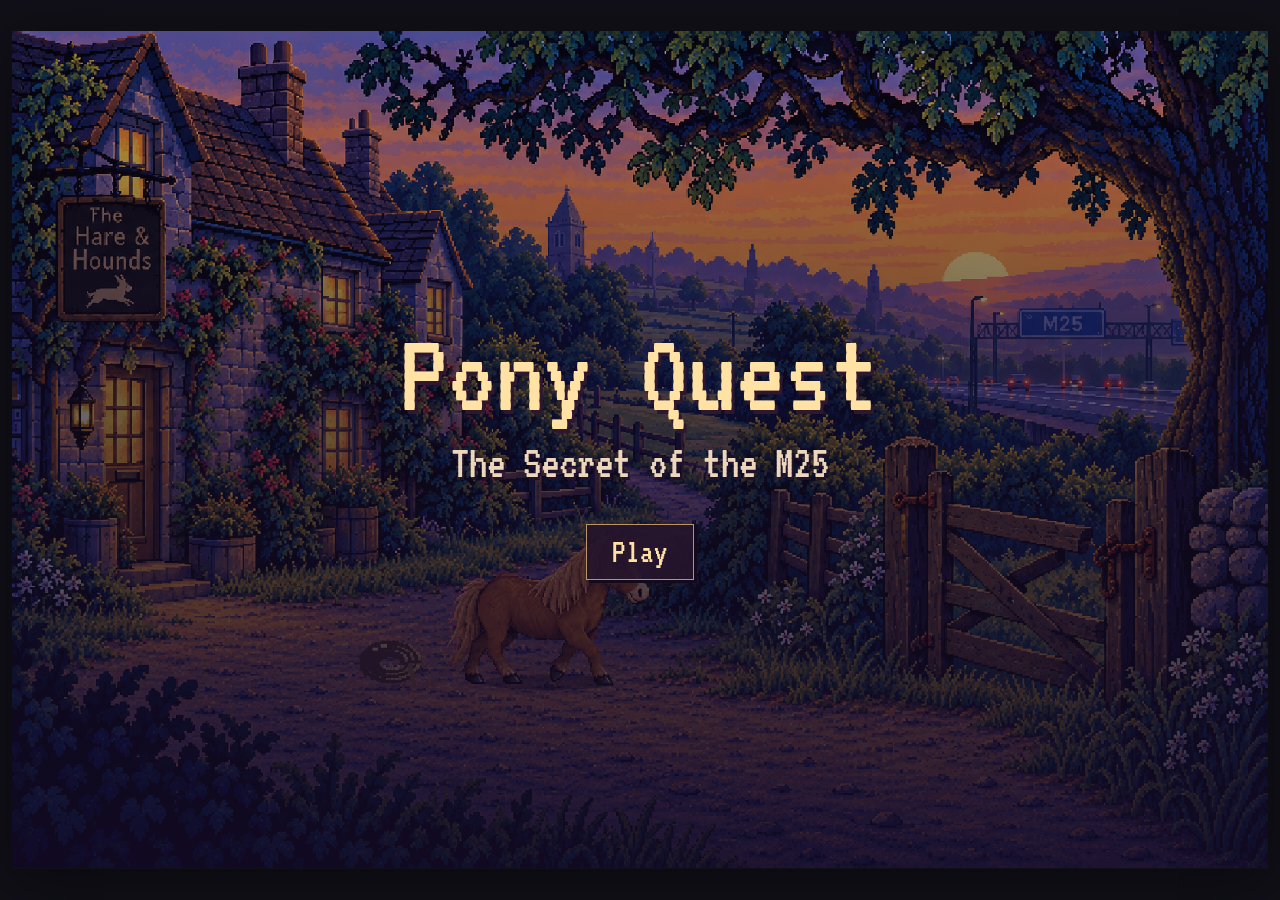
<file: index.html>
<!doctype html>
<html lang="en">
<head>
<meta charset="utf-8"><meta name="viewport" content="width=device-width, initial-scale=1, viewport-fit=cover"><meta name="theme-color" content="#111018">
<meta name="description" content="A small pony. A very big road. An illustrated point-and-click adventure.">
<title>Pony Quest — The Secret of the M25</title>
<link rel="preload" href="assets/fonts/VT323-Regular.ttf" as="font" type="font/ttf" crossorigin>
<link rel="stylesheet" href="game.css"><script src="game.js" defer></script>
</head>
<body>
<main id="game" aria-label="Pony Quest adventure game">
<section class="cabinet" aria-label="Adventure">
<div id="stage" class="stage">
<canvas id="scene" width="1920" height="1280" aria-label="Country lane. Click the ground to walk or use the interactive object buttons."></canvas>
<div id="hotspots" aria-label="Objects in this scene"></div>
<div id="speech" class="speech" role="status" aria-live="polite" hidden>
<span id="speaker" class="sr-only"></span>
<div class="radio-call" aria-hidden="true"><svg viewBox="0 0 36 24"><path d="M2 9h8l6-6v18l-6-6H2z"/><path class="radio-waves" d="M22 6q6 6 0 12M28 2q10 10 0 20"/></svg><span id="radio-speaker"></span></div>
<p id="speech-text"></p>
</div>
<div id="choices" class="choices" aria-label="Dialogue choices" hidden></div>
<div id="curtain" class="curtain" aria-hidden="true"></div>
<div id="title-screen" class="title-screen"><h1>Pony Quest</h1><p class="subtitle">The Secret of the M25</p><button id="start" class="primary" disabled>Loading…</button><button id="new-game" class="text-button" hidden>New game</button><p id="load-status" role="status" hidden></p></div>
<div id="handover" class="handover" hidden><h2>Paul Anthem</h2><p>“The situation is under control.”</p><button id="play-paul" class="primary">Play as Paul</button></div>
<article id="ending" class="ending" aria-label="Horse and Hound epilogue" tabindex="-1" hidden>
<div class="article-masthead">Horse &amp; Hound</div><p class="article-meta">10 October 2003</p>
<h2 id="ending-headline">Loose Shetland closes M25</h2>
<blockquote id="ending-quote">“He seemed excited rather than distressed”<cite>Paul Anthem · Thames Valley Police</cite></blockquote>
<p class="article-copy">A Shetland wandered onto the M25 near the M4 interchange, travelling north along the southbound carriageway. Four officers and members of the public caught it; a nearby field of Shetlands was thought to be its home.</p>
<div class="article-timeline"><div><b>06:30</b><span>First call</span></div><div><b>06:50</b><span>Road closed</span></div><div><b>07:15</b><span>Pony caught</span></div><div><b>07:37</b><span>Road reopened</span></div></div>
<div class="article-actions"><a id="article-source" href="https://www.horseandhound.co.uk/news/loose-shetland-closes-m25-41577" target="_blank" rel="noopener noreferrer">Read the original report ↗</a><button id="replay">Play again</button></div>
</article>
<div id="inventory-panel" class="inventory-panel" hidden><button id="inventory-close" class="icon-button" aria-label="Close inventory">×</button><div id="inventory" class="inventory" aria-label="Inventory"></div></div>
<div id="options" class="options" hidden><button id="sound-toggle" aria-pressed="false">Sound off</button><button id="hotspot-toggle" aria-pressed="false">Show hotspots</button><button id="fullscreen-toggle">Fullscreen</button><button id="help-toggle">How to play</button><button id="hint">Hint</button></div>
<div class="game-tools"><button id="inventory-toggle" class="icon-button" aria-label="Inventory" aria-expanded="false" aria-controls="inventory-panel" title="Inventory (I)"><svg id="bag-icon" viewBox="0 0 32 32" aria-hidden="true"><path d="M7 11h18v16H7zM12 11V6h8v5M7 18h18M14 17v4h4v-4"/></svg><canvas id="selected-item" width="48" height="48" hidden aria-hidden="true"></canvas></button><button id="options-toggle" class="icon-button" aria-label="Options" aria-expanded="false" aria-controls="options" title="Options"><svg viewBox="0 0 32 32" aria-hidden="true"><path d="M6 9h20M6 16h20M6 23h20"/></svg></button></div>
<span id="command" class="sr-only" aria-live="polite"></span>
</div>
</section>
</main>
<dialog id="help-dialog"><button class="dialog-close icon-button" aria-label="Close help">×</button><h2>How to play</h2><p>Click to walk or interact. Right-click to examine; on touchscreens, press and hold.</p><p>Select an inventory item, then click its target.</p><p>Dialogue advances automatically. Space skips a line. You can keep walking while people talk.</p><dl><dt>I</dt><dd>Inventory</dd><dt>H</dt><dd>Show hotspots</dd><dt>E</dt><dd>Examine focused object</dd><dt>Esc</dt><dd>Close / put item away</dd></dl><button class="primary dialog-done">Back to the game</button></dialog>
<noscript>This adventure needs JavaScript enabled to run.</noscript>
</body></html>
</file>
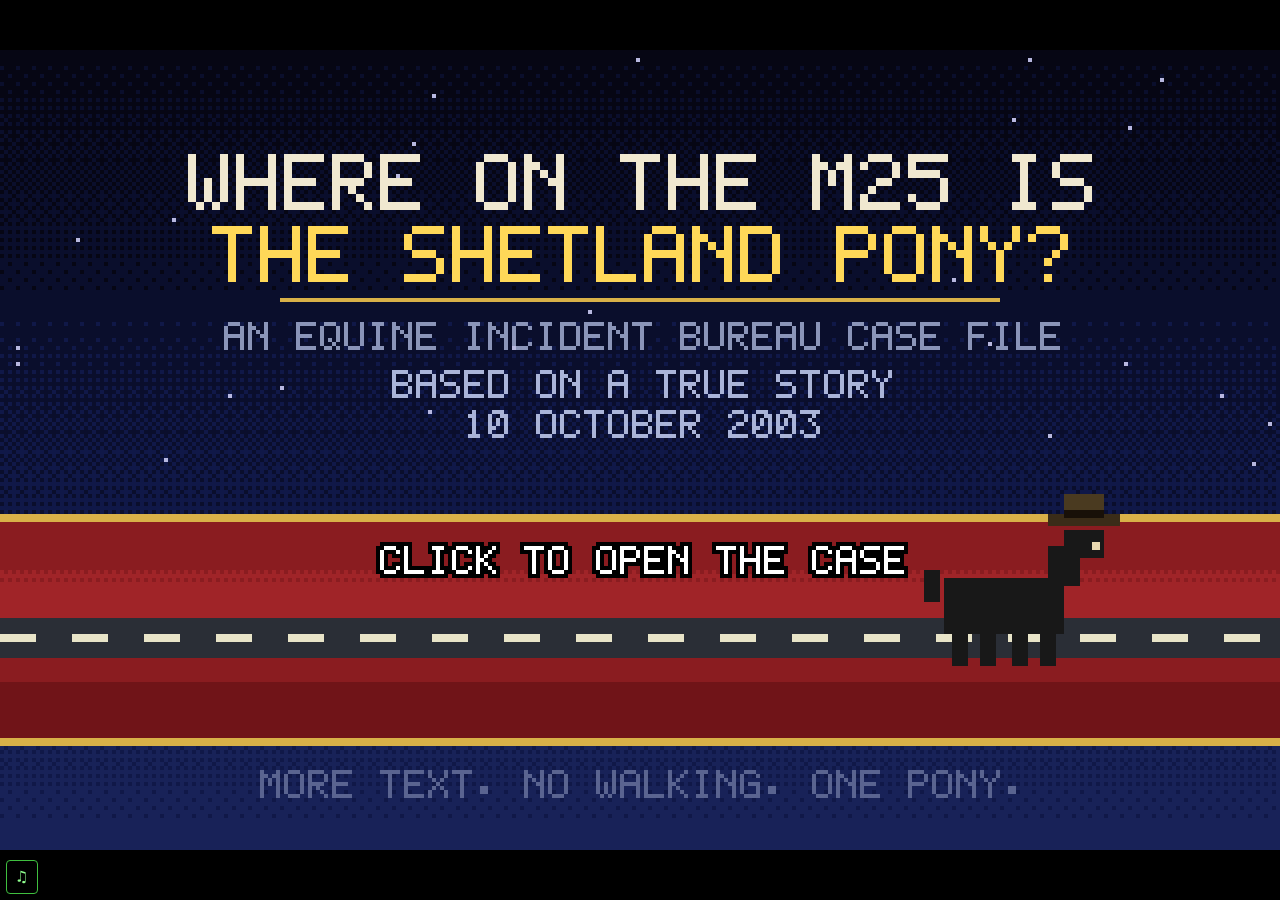
<file: pony-quest-carmen.html>
<!DOCTYPE html>
<html lang="en">
<head>
<meta charset="utf-8">
<meta name="viewport" content="width=device-width, initial-scale=1, maximum-scale=1, user-scalable=no, viewport-fit=cover">
<meta name="mobile-web-app-capable" content="yes">
<meta name="apple-mobile-web-app-capable" content="yes">
<meta name="apple-mobile-web-app-status-bar-style" content="black-translucent">
<meta name="theme-color" content="#000000">
<title>Where on the M25 is the Shetland Pony?</title>
<style>
*{margin:0;padding:0;box-sizing:border-box}
html,body{height:100%}
body{background:#000;display:flex;justify-content:center;align-items:center;
  height:100vh;height:100dvh;overflow:hidden;
  touch-action:none;overscroll-behavior:none;
  -webkit-user-select:none;user-select:none;-webkit-tap-highlight-color:transparent}
canvas{image-rendering:pixelated;image-rendering:crisp-edges;touch-action:none}
#fs,#mu{position:fixed;bottom:calc(6px + env(safe-area-inset-bottom));right:calc(6px + env(safe-area-inset-right));
  z-index:9;background:rgba(0,0,0,0.55);color:#8fff8f;border:1px solid #3fbf3f;
  font:16px monospace;line-height:1;padding:8px 10px;border-radius:4px;display:none;cursor:pointer}
#mu{display:block;right:auto;left:calc(6px + env(safe-area-inset-left))}
</style>
</head>
<body>
<canvas id="c"></canvas>
<button id="fs" title="Fullscreen">&#x26F6;</button>
<button id="mu" title="Music">&#9835;</button>
<script>
'use strict';

// ============================================================
//  WHERE ON THE M25 IS THE SHETLAND PONY?
//  A Carmen Sandiego-style investigation of the real M25
//  Shetland pony incident (10 October 2003). All interface,
//  no walking: travel, interview witnesses, work the PONY-DEX,
//  issue a warrant, beat rush hour.
// ============================================================

const W = 320, H = 200;
const SC_X = 2, SC_Y = 13, SC_W = 316, SC_H = 92;   // scene window

// ===== CANVAS =====
const display = document.getElementById('c');
const dctx = display.getContext('2d');
const buf = document.createElement('canvas');
buf.width = W; buf.height = H;
const fctx = buf.getContext('2d');
const bg = document.createElement('canvas');
bg.width = SC_W; bg.height = SC_H;
const bgctx = bg.getContext('2d');
let cx_ = fctx;

function resize() {
  const vw = window.innerWidth, vh = window.innerHeight;
  const dpr = window.devicePixelRatio || 1;
  const f = Math.min(vw * dpr / W, vh * dpr / H);
  const s = Math.max(1, Math.floor(f));
  display.width = W * s; display.height = H * s;
  if (dpr >= 2 || f < 1) {
    display.style.width  = Math.floor(W * f / dpr) + 'px';
    display.style.height = Math.floor(H * f / dpr) + 'px';
  } else {
    display.style.width  = (W * s / dpr) + 'px';
    display.style.height = (H * s / dpr) + 'px';
  }
  dctx.imageSmoothingEnabled = false;
}
window.addEventListener('resize', resize);
window.addEventListener('orientationchange', () => setTimeout(resize, 100));
if (window.visualViewport) window.visualViewport.addEventListener('resize', resize);
document.addEventListener('fullscreenchange', resize);
resize();

// ===== PIXEL HELPERS =====
function R(x,y,w,h,c) { cx_.fillStyle=c; cx_.fillRect(x,y,w,h); }
const BAYER4=[[0,8,2,10],[12,4,14,6],[3,11,1,9],[15,7,13,5]];
function DGRAD(x,y,w,h,cols) {
  const n=cols.length, bh=h/n;
  for(let i=0;i<n;i++) R(x, Math.floor(y+i*bh), w, Math.ceil(bh)+1, cols[i]);
  for(let i=1;i<n;i++) {
    const by=Math.floor(y+i*bh);
    const cfg=[[-1,4,cols[i]],[0,8,cols[i]],[1,4,cols[i-1]]];
    for(const r of cfg){
      const yy=by+r[0];
      if(yy<y||yy>=y+h) continue;
      cx_.fillStyle=r[2];
      for(let xx=x;xx<x+w;xx++) if(BAYER4[yy&3][xx&3]<r[1]) cx_.fillRect(xx,yy,1,1);
    }
  }
}
function DGRAD_S(x,y,w,h,cols) {
  const n=cols.length;
  for(let yy=0;yy<h;yy++){
    const t=n<=1?0:yy/(h-1)*(n-1);
    const i=Math.min(n-2,Math.floor(t)), ft=t-i;
    const c1=cols[i], c2=cols[i+1];
    R(x,y+yy,w,1,c1);
    if(ft>0.01){ cx_.fillStyle=c2; const lim=ft*16;
      for(let xx=x;xx<x+w;xx++) if(BAYER4[(y+yy)&3][xx&3]<lim) cx_.fillRect(xx,y+yy,1,1);
    }
  }
}
function DITH(x,y,w,h,c,den){
  cx_.fillStyle=c;
  for(let yy=y;yy<y+h;yy++) for(let xx=x;xx<x+w;xx++)
    if(BAYER4[yy&3][xx&3]<den) cx_.fillRect(xx,yy,1,1);
}
function PLINE(x0,y0,x1,y1,c,w) {
  w=w||1;
  const dx=x1-x0, dy=y1-y0, n=Math.max(Math.abs(dx),Math.abs(dy),1);
  cx_.fillStyle=c;
  for(let i=0;i<=n;i++)
    cx_.fillRect(Math.round(x0+dx*i/n), Math.round(y0+dy*i/n), w, w);
}
function PDISC(cx,cy,r,c) {
  cx_.fillStyle=c;
  for(let y=-r;y<=r;y++){
    const hw=Math.floor(Math.sqrt(r*r-y*y)+0.5);
    cx_.fillRect(Math.round(cx-hw),Math.round(cy+y),hw*2+1,1);
  }
}
// deterministic per-index random (stable across frames)
function rr(i){ const s=Math.sin(i*127.1+3.7)*43758.545; return s-Math.floor(s); }

// ===== BITMAP FONT (5x7) =====
const FONT5={
A:'0E11111F111111',B:'1E11111E11111E',C:'0E11101010110E',D:'1E11111111111E',
E:'1F10101E10101F',F:'1F10101E101010',G:'0E11101711110F',H:'1111111F111111',
I:'0E04040404040E',J:'0702020202120C',K:'11121418141211',L:'1010101010101F',
M:'111B1515111111',N:'11191513111111',O:'0E11111111110E',P:'1E11111E101010',
Q:'0E11111115120D',R:'1E11111E141211',S:'0F10100E01011E',T:'1F040404040404',
U:'1111111111110E',V:'11111111110A04',W:'1111111515150A',X:'11110A040A1111',
Y:'11110A04040404',Z:'1F01020408101F',
a:'00000E010F110F',b:'10101E1111111E',c:'00000F1010100F',d:'01010F1111110F',
e:'00000E111F100E',f:'06081C08080808',g:'00000F110F010E',h:'10101E11111111',
i:'04000C0404040E',j:'0200060202120C',k:'10101214181412',l:'0C04040404040E',
m:'00001A15151515',n:'00001E11111111',o:'00000E1111110E',p:'00001E111E1010',
q:'00000F110F0101',r:'00001619101010',s:'00000F100E011E',t:'08081C08080906',
u:'0000111111130D',v:'00001111110A04',w:'0000111115150A',x:'0000110A040A11',
y:'000011110F010E',z:'00001F0204081F',
'0':'0E13151519110E','1':'040C040404040E','2':'0E11010608101F','3':'1F02040201110E',
'4':'02060A121F0202','5':'1F101E0101110E','6':'0608101E11110E','7':'1F010204080808',
'8':'0E11110E11110E','9':'0E11110F01020C',
'.':'000000000C0C00',',':'000000000C0408','!':'04040404040004','?':'0E110102040004',
"'":'04040800000000','"':'0A0A0A00000000',':':'000C0C000C0C00',';':'000C0C000C0408',
'-':'0000000E000000','(':'02040808080402',')':'08040202020408','*':'0004150E150400',
'/':'01010204081010','&':'0C12140815120D','+':'0004041F040400',
};
const GLYPH={};
for(const k in FONT5){ const s=FONT5[k],r=[]; for(let i=0;i<7;i++) r.push(parseInt(s.substr(i*2,2),16)||0); GLYPH[k]=r; }
function normTxt(t){ return String(t).replace(/—/g,'-').replace(/…/g,'...').replace(/[‘’]/g,"'").replace(/[“”]/g,'"'); }
function textW(t,s){ s=s||1; return normTxt(t).length*6*s-s; }
function TXT(t,x,y,c,align,s) {
  s=s||1; t=normTxt(t);
  if(align==='center') x-=textW(t,s)/2;
  else if(align==='right') x-=textW(t,s);
  x=Math.round(x); y=Math.round(y);
  cx_.fillStyle=c;
  for(const ch of t) {
    const g=GLYPH[ch];
    if(g) for(let r=0;r<7;r++){ const v=g[r]; if(!v) continue;
      for(let col=0;col<5;col++) if(v&(16>>col)) cx_.fillRect(x+col*s,y+r*s,s,s);
    }
    x+=6*s;
  }
}
function OTXT(t,x,y,c,align,s) {
  for(let ox=-1;ox<=1;ox++) for(let oy=-1;oy<=1;oy++)
    if(ox||oy) TXT(t,x+ox,y+oy,'#000',align,s);
  TXT(t,x,y,c,align,s);
}
// 3x5 micro font for signage
const FONT3={
A:'25755',B:'65656',C:'34443',D:'65556',E:'74647',F:'74644',G:'34553',H:'55755',
I:'72227',J:'11152',K:'56655',L:'44447',M:'57555',N:'65555',O:'75557',P:'65644',
R:'65655',S:'34216',T:'72222',U:'55557',V:'55552',X:'55255',Y:'55222',
'0':'75557','1':'26227','2':'61247','4':'55711','5':'74616','6':'34757',' ':'00000',
};
function TXT3(t,x,y,c,s) {
  s=s||1;
  cx_.fillStyle=c; x=Math.round(x); y=Math.round(y);
  for(const ch of t) {
    const g=FONT3[ch];
    if(g) for(let r=0;r<5;r++){ const v=parseInt(g[r],16);
      for(let col=0;col<3;col++) if(v&(4>>col)) cx_.fillRect(x+col*s,y+r*s,s,s);
    }
    x+=4*s;
  }
}
function t3w(t,s){ return t.length*4*(s||1)-(s||1); }
function wrapText(t, max) {
  t=normTxt(t);
  const words=t.split(' '), lines=[];
  let cur='';
  for(const w of words) {
    if((cur+' '+w).trim().length>max) { lines.push(cur.trim()); cur=w; }
    else cur+=' '+w;
  }
  if(cur.trim()) lines.push(cur.trim());
  return lines;
}

// ===== AUDIO ENGINE =====
let AC=null, masterGain=null, comp=null, noiseBufShort=null;
let musicOn=true, seqNext=0, seqStep=0, curTrack=null;
const STEP8=60/120/2;
function buildNoise(dur){
  const b=AC.createBuffer(1,(AC.sampleRate*dur)|0,AC.sampleRate);
  const d=b.getChannelData(0);
  for(let i=0;i<d.length;i++) d[i]=Math.random()*2-1;
  return b;
}
function pulse(midi,t,dur,vol){
  if(!AC) return;
  const o=AC.createOscillator(); o.type='square';
  o.frequency.setValueAtTime(440*Math.pow(2,(midi-69)/12),t);
  const g=AC.createGain();
  g.gain.setValueAtTime(0,t);
  g.gain.linearRampToValueAtTime(vol,t+0.004);
  g.gain.linearRampToValueAtTime(vol*0.6,t+0.05);
  g.gain.exponentialRampToValueAtTime(0.0001,t+dur+0.05);
  o.connect(g); g.connect(masterGain);
  o.start(t); o.stop(t+dur+0.08);
}
function bassN(midi,t,dur,vol){
  if(!AC) return;
  const o=AC.createOscillator(), g=AC.createGain();
  o.type='triangle';
  o.frequency.setValueAtTime(440*Math.pow(2,(midi-69)/12),t);
  g.gain.setValueAtTime(0,t);
  g.gain.linearRampToValueAtTime(vol,t+0.01);
  g.gain.setValueAtTime(vol*0.7,t+dur*0.6);
  g.gain.exponentialRampToValueAtTime(0.0001,t+dur+0.04);
  o.connect(g); g.connect(masterGain);
  o.start(t); o.stop(t+dur+0.06);
}
function padC(midis,t,dur,vol){
  if(!AC) return;
  for(const m of midis){
    const o=AC.createOscillator(), g=AC.createGain();
    o.type='sine'; o.frequency.setValueAtTime(440*Math.pow(2,(m-69)/12),t);
    g.gain.setValueAtTime(0,t);
    g.gain.linearRampToValueAtTime(vol,t+0.08);
    g.gain.setValueAtTime(vol,t+dur*0.7);
    g.gain.exponentialRampToValueAtTime(0.0001,t+dur+0.2);
    o.connect(g); g.connect(masterGain);
    o.start(t); o.stop(t+dur+0.25);
  }
}
function hat(t,dur,vol,hp){
  if(!AC) return;
  const s=AC.createBufferSource(); s.buffer=noiseBufShort;
  const f=AC.createBiquadFilter(); f.type='highpass'; f.frequency.value=hp||7000;
  const g=AC.createGain();
  g.gain.setValueAtTime(vol,t);
  g.gain.exponentialRampToValueAtTime(0.0001,t+dur);
  s.connect(f); f.connect(g); g.connect(masterGain);
  s.start(t); s.stop(t+dur+0.02);
}
function kick(t,vol){
  if(!AC) return;
  const o=AC.createOscillator(), g=AC.createGain();
  o.type='sine';
  o.frequency.setValueAtTime(120,t);
  o.frequency.exponentialRampToValueAtTime(45,t+0.08);
  g.gain.setValueAtTime(vol,t);
  g.gain.exponentialRampToValueAtTime(0.0001,t+0.16);
  o.connect(g); g.connect(masterGain);
  o.start(t); o.stop(t+0.18);
}
// tracks: 32 8th-note steps
const TRACKS={
  // the case: wistful gumshoe minor
  case_:{
    lead:[69,0,0,72, 76,0,74,72, 69,0,0,0, 71,0,72,74,
          76,0,0,79, 77,0,76,74, 72,0,71,0, 69,0,0,0],
    bass:[45,0,45,0, 41,0,41,0, 43,0,43,0, 45,0,44,0,
          41,0,41,0, 43,0,43,0, 40,0,40,0, 45,0,0,0],
    pad:[[45,48,52],0,0,0, [41,45,48],0,0,0, [43,47,50],0,0,0, [45,48,52],0,0,0,
         [41,45,48],0,0,0, [43,47,50],0,0,0, [40,44,47],0,0,0, [45,48,52],0,0,0],
    drums:'light',
  },
  // out on the motorway: tense
  tense:{
    lead:[81,0,80,81, 0,84,0,81, 0,80,0,76, 0,0,77,80,
          81,0,80,81, 0,86,0,84, 0,81,0,80, 76,0,0,0],
    bass:[33,0,33,33, 0,33,0,36, 38,0,38,38, 0,38,0,41,
          40,0,40,40, 0,40,0,43, 45,0,44,0, 40,0,36,0],
    pad:0,
    drums:'drive',
  },
  // case closed: jaunty
  win:{
    lead:[76,79,84,0, 79,76,72,0, 74,77,81,0, 77,74,72,0,
          76,79,84,88, 86,84,81,0, 79,81,83,84, 84,0,0,0],
    bass:[48,0,52,0, 55,0,52,0, 50,0,53,0, 55,0,53,0,
          48,0,52,0, 55,0,57,0, 55,0,53,0, 48,0,0,0],
    pad:[[48,52,55],0,0,0, 0,0,0,0, [50,53,57],0,0,0, 0,0,0,0,
         [48,52,55],0,0,0, [53,57,60],0,0,0, [50,55,59],0,0,0, [48,52,55],0,0,0],
    drums:'jaunty',
  },
};
function initAudio(){
  if(AC) return;
  try{ AC=new (window.AudioContext||window.webkitAudioContext)(); }catch(e){ return; }
  masterGain=AC.createGain(); masterGain.gain.value=0.0;
  comp=AC.createDynamicsCompressor();
  comp.threshold.value=-14; comp.knee.value=12; comp.ratio.value=3; comp.attack.value=0.003; comp.release.value=0.12;
  masterGain.connect(comp); comp.connect(AC.destination);
  masterGain.gain.setValueAtTime(0,AC.currentTime);
  masterGain.gain.linearRampToValueAtTime(0.3,AC.currentTime+1.2);
  noiseBufShort=buildNoise(0.06);
  curTrack=TRACKS.case_;
  seqNext=AC.currentTime+0.1; seqStep=0;
  setInterval(seqSchedule,60);
}
function setTrack(name){
  const nt=TRACKS[name];
  if(nt && nt!==curTrack){ curTrack=nt; seqStep=0; if(AC) seqNext=Math.max(seqNext,AC.currentTime+0.1); }
}
function seqSchedule(){
  if(!AC||!curTrack) return;
  if(AC.state==='suspended') AC.resume();
  while(seqNext<AC.currentTime+0.3){
    if(musicOn){
      const i=seqStep%32, t=seqNext, tr=curTrack;
      const L=tr.lead, B=tr.bass, P=tr.pad, D=tr.drums;
      if(L&&L[i]) pulse(L[i],t,STEP8*0.92,0.15);
      if(B&&B[i]) bassN(B[i],t,STEP8*1.8,0.2);
      if(P&&P[i]) padC(P[i],t,STEP8*4,0.045);
      if(D==='light'){ if(i%4===0) hat(t,0.04,0.04,8000); if(i%8===4) kick(t,0.1); }
      else if(D==='drive'){ if(i%2===0) hat(t,0.03,0.05,7500); if(i%4===0) kick(t,0.16); if(i%8===4) hat(t,0.08,0.09,4000); }
      else if(D==='jaunty'){ if(i%4===0) hat(t,0.04,0.05,8000); if(i%4===2) kick(t,0.13); if(i%8===6) hat(t,0.06,0.07,5000); }
    }
    seqStep++;
    seqNext+=STEP8;
  }
}
// sfx
function sfxClick(){ if(AC) pulse(88,AC.currentTime,0.03,0.05); }
function sfxPage(){ if(AC) pulse(83,AC.currentTime,0.03,0.05); }
function sfxClue(){ if(!AC) return; const t=AC.currentTime; [76,80,83,88].forEach((m,i)=>pulse(m,t+i*0.07,0.08,0.1)); }
function sfxStamp(){ if(!AC) return; kick(AC.currentTime,0.3); bassN(33,AC.currentTime,0.15,0.3); }
function sfxWrong(){ if(!AC) return; const t=AC.currentTime; bassN(44,t,0.14,0.22); bassN(38,t+0.18,0.3,0.22); }
function sfxTravel(){ if(!AC) return; const t=AC.currentTime; hat(t,0.35,0.12,1500); bassN(36,t,0.3,0.18); }
function sfxFanfare(){ if(!AC) return; const t=AC.currentTime; [72,76,79,84,88].forEach((m,i)=>pulse(m,t+i*0.09,0.14,0.13)); padC([60,64,67],t+0.4,0.8,0.06); }
const muBtn=document.getElementById('mu');
const muToggle=e=>{
  e.preventDefault(); e.stopPropagation();
  musicOn=!musicOn;
  muBtn.style.opacity=musicOn?'1':'0.35';
  initAudio();
};
muBtn.addEventListener('click',muToggle);
const fsBtn=document.getElementById('fs');
if('ontouchstart' in window) fsBtn.style.display='block';
fsBtn.addEventListener('click',e=>{
  e.preventDefault();
  if(!document.fullscreenElement){ if(document.documentElement.requestFullscreen) document.documentElement.requestFullscreen(); }
  else document.exitFullscreen();
});

// ============================================================
//  CASE DATA
// ============================================================
const MANES=['BLOND','BLACK','GINGER'];
const HEIGHTS=['SMALL','VERY SMALL','FRANKLY RIDICULOUS'];
const TEMPERS=['EXCITED','DISTRESSED','UNBOTHERED'];
const FEATS=['WHITE STAR','ONE WHITE SOCK','MAGNIFICENT TAIL','BITES'];
const CATS=[
  {key:'mane',  label:'MANE',      vals:MANES},
  {key:'height',label:'HEIGHT',    vals:HEIGHTS},
  {key:'temper',label:'TEMPERAMENT',vals:TEMPERS},
  {key:'feat',  label:'FEATURE',   vals:FEATS},
];
// suspects: every combo unique (even on any 3 of 4 traits)
const PONIES=[
  {name:'MISTY',  coat:'#b0a49c', mane:0,height:0,temper:0,feat:0},
  {name:'BARNABY',coat:'#6a4a2a', mane:1,height:1,temper:1,feat:1},
  {name:'DUCHESS',coat:'#c8b088', mane:0,height:2,temper:2,feat:2},
  {name:'CLIVE',  coat:'#a05828', mane:2,height:0,temper:1,feat:3},
  {name:'PEANUT', coat:'#8a5a3a', mane:2,height:2,temper:0,feat:1},
  {name:'MARPLE', coat:'#84848c', mane:1,height:0,temper:2,feat:0},
  {name:'TITAN',  coat:'#4a3a30', mane:0,height:1,temper:0,feat:3},
  {name:'GARY',   coat:'#7a6a5a', mane:1,height:2,temper:1,feat:2},
];
const MANEC=['#e8d080','#22201e','#c06020'];
const CLUETEXT={
  mane:[
    "Lovely blond mane on it. Like a tiny Rod Stewart doing a runner.",
    "Jet black mane. Very dramatic. Very... nightclub.",
    "Ginger mane, glowing in the headlights. Almost majestic. Almost.",
  ],
  height:[
    "Small. I mean, they're all small, aren't they. This one was standard-issue small.",
    "Tiny thing. Barely came up to my bumper, and I drive a Corsa.",
    "So small I genuinely thought it was a large dog until it neighed at me. Frankly ridiculous.",
  ],
  temper:[
    "And happy? It looked THRILLED. Living its absolute best life.",
    "Poor thing looked worried sick. Kept checking over its shoulder like it owed someone money.",
    "Completely unbothered. Strolled past like it pays road tax and knows its rights.",
  ],
  feat:[
    "It had a little white star on its forehead. I noticed because it looked me dead in the eye.",
    "One white sock. Just the one. Very fashion-forward.",
    "The TAIL on that thing. Like a shampoo advert. I nearly crashed.",
    "It bit me. On the elbow. I'd lead with that in your report.",
  ],
};
const ROUTECLUE=[
  "It squeezed through that gap in the fence about six-ish and went clip-clopping down the old lane towards the main roads. Very determined. Had places to be.",
  "It went straight past me and off towards the motorway junction - the big one, Junction 15, where the M4 comes in. I shouted 'no' at it. It did not care.",
  "It trotted down the slip road onto the southbound carriageway. And then - I want to be accurate here - it turned round and headed NORTH. On the SOUTHBOUND. The wrong way.",
  "Last I saw, it was weaving up the middle towards Junction 16, bold as brass, four coppers behind it running like it's a works do.",
];
const ROUTESHORT=[
  'Through the fence, down the lane',
  'To J15, the M4 interchange',
  'Onto the southbound - going NORTH',
  'Up the middle towards J16',
];

// witness portrait specs
const P_TED    ={skin:'#c8926a',hat:'flat',  style:'crop', hair:'#b8b8b0',mouth:'flat', stubble:1,torso:'#5a5040'};
const P_BRACKEN={skin:'#e8b088',hat:'none',  style:'curly',hair:'#d8d8d8',mouth:'open', glasses:1,torso:'#7a3a8a',extra:'dog'};
const P_TREV   ={skin:'#d8a078',hat:'none',  style:'side', hair:'#4a3a28',mouth:'smile',torso:'#e8e8e8'};
const P_PRIYA  ={skin:'#a86a42',hat:'band',  style:'bun',  hair:'#181818',mouth:'open', torso:'#38b8a0'};
const P_COLIN  ={skin:'#e0a882',hat:'postman',style:'crop',hair:'#888880',mouth:'frown',torso:'#38487a'};
const P_OKAFOR ={skin:'#7a4a2e',hat:'police',style:'crop', hair:'#181818',mouth:'flat', hivis:1};
const P_DAVE   ={skin:'#e8b090',hat:'none',  style:'bald', hair:'#000',   mouth:'open', stubble:1,torso:'#c04028'};
const P_KEITH  ={skin:'#d8a078',hat:'beanie',style:'crop', hair:'#666660',mouth:'frown',hivis:1};
const P_MARG   ={skin:'#e8b088',hat:'none',  style:'curly',hair:'#c87828',mouth:'flat', glasses:1,torso:'#4a6a9a'};
const P_NIGE   ={skin:'#c89468',hat:'helmet',style:'crop', hair:'#333',   mouth:'open', torso:'#282830'};
const P_DARREN ={skin:'#e0a882',hat:'cap',   style:'crop', hair:'#3a2a1a',mouth:'smile',torso:'#c8c8c8'};
const P_HUGHES ={skin:'#e8b088',hat:'police',style:'crop', hair:'#b06828',mouth:'flat', hivis:1};
const P_BAZ    ={skin:'#d09a70',hat:'beanie',style:'crop', hair:'#444440',mouth:'smile',stubble:1,hivis:1};
const P_EMMA   ={skin:'#e8bc96',hat:'none',  style:'long', hair:'#7a4a20',mouth:'open', torso:'#a83858',extra:'phone'};
const P_PAUL   ={skin:'#e0a882',hat:'none',  style:'side', hair:'#5a4632',mouth:'flat', torso:'#2a3048',extra:'tie'};

// trail: 5 locations. roles: 'route' | 'trait' | 'gag'
const TRAIL=[
  { id:'field', name:'THE FIELD, NEAR DENHAM', short:'THE FIELD',
    ambient:"06:30. A field near Denham. Dew, mist, and one pony-shaped hole in the headcount. The fence has a gap in it. The gap looks smug.",
    witnesses:[
      {name:'TED GRIMBLE',job:'Farmer',p:P_TED,role:'trait',flav:[
        "Missing? 'Course one's missing. Son, I've got forty-one Shetlands and a headcount problem.",
        "Which one? Could not tell you. They keep swapping positions. I suspect they do it deliberately. But I'll tell you what I did notice about the one that legged it..."]},
      {name:'MRS BRACKEN',job:'Dog walker',p:P_BRACKEN,role:'route',flav:[
        "Oh, it's about TIME someone official turned up. Biscuit and I have been out here since half past five and we have SEEN things."]},
      {name:'THE HERD',job:'40 remaining Shetlands',p:null,ponyP:{coat:'#6a5a48',mane:1,temper:2,feat:-1},role:'gag',flav:[
        "You address the remaining Shetlands. They regard you in total silence.",
        "One of them slowly eats a thistle while maintaining eye contact. The interview concludes. You write 'possible accomplices' in your casebook and move on."]},
    ]},
  { id:'lane', name:'THE LANE, IVER HEATH', short:'THE LANE',
    ambient:"A narrow lane, hedges still dripping. A milk float idles. Somewhere ahead: the M25, entirely unprepared.",
    witnesses:[
      {name:'TREV',job:'Milk float driver',p:P_TREV,role:'route',flav:[
        "Nearly had me off the float! Came out of the mist like a small hairy ghost. Forty years of milk and I've never once been overtaken on this lane. Until today."]},
      {name:'PRIYA',job:'Jogger',p:P_PRIYA,role:'trait',flav:[
        "I was on my second lap. I don't stop for anything - not rain, not blisters, not my ex. I stopped for this."]},
      {name:'COLIN',job:'Postman',p:P_COLIN,role:'gag',flav:[
        "Twenty-two years on this round. Bitten by dogs, chased by geese, once threatened by a swan with a personal grudge. This morning was a first.",
        "It overtook me. I do this lane at a brisk professional pace, and it OVERTOOK me. I have never felt so judged."]},
    ]},
  { id:'slip', name:'J15 SLIP ROAD (M4 INTERCHANGE)', short:'J15 SLIP ROAD',
    ambient:"The J15 slip road. Cones everywhere. Blue lights bounce off the big M4 interchange signs. Somewhere a radio crackles the word 'pony', twice.",
    witnesses:[
      {name:'PC OKAFOR',job:'Traffic officer',p:P_OKAFOR,role:'route',flav:[
        "First call came in at 06:30. We shut the road at 06:50. You want to know where it went? So do my four colleagues, who are currently jogging."]},
      {name:'BIG DAVE',job:'Lorry driver',p:P_DAVE,role:'trait',flav:[
        "Forty tonne of frozen peas, and I'm doing an emergency stop for something the size of a footstool. Got a proper look at it, mind."]},
      {name:'KEITH',job:'Cone operative',p:P_KEITH,role:'gag',flav:[
        "Nobody respects the cones. Cars? No. Vans? No. And today I learn that ponies? ALSO no.",
        "Went straight through my taper. Fifteen years of coning and I've never seen a cleaner line. Disrespectful. Beautiful, but disrespectful."]},
    ]},
  { id:'carr', name:'SOUTHBOUND CARRIAGEWAY, WRONG WAY', short:'SOUTHBOUND M25',
    ambient:"The southbound carriageway. Three lanes of headlights, none of them moving. Somewhere out there, travelling north with total conviction, is your suspect.",
    witnesses:[
      {name:'MARGARET',job:'Coach driver',p:P_MARG,role:'route',flav:[
        "Fifty-two schoolchildren behind me, all chanting 'PO-NY, PO-NY'. So yes, officer, I got a good long look."]},
      {name:'NIGE',job:'Motorcycle courier',p:P_NIGE,role:'trait',flav:[
        "I filter through everything, me. Gridlock, roadworks, weddings. This morning I got filtered PAST. Take a moment with that."]},
      {name:'DARREN',job:'Van driver',p:P_DARREN,role:'gag',flav:[
        "Am I bothered about the delay? Yes. Did I also honk the horn to cheer it on? ...No comment.",
        "All I'll say is: it was going the wrong way with more confidence than I have ever felt about anything."]},
    ]},
  { id:'resv', name:'CENTRAL RESERVATION, NEAR J16', short:'NEAR J16',
    ambient:"The central reservation near J16. Officers. Onlookers. And there - behind the crash barrier, cool as you like - the pony. Eating the central reservation.",
    witnesses:[
      {name:'PC HUGHES',job:'Officer at scene',p:P_HUGHES,role:'gag',flav:[
        "It's just there. Behind the barrier. Eating the central reservation.",
        "Four officers and several members of the public are ready to move the moment you've got a warrant naming the right pony. This is the Home Counties, detective. We do this PROPERLY."]},
      {name:'BAZ',job:'Recovery driver',p:P_BAZ,role:'gag',flav:[
        "I can recover anything. Jackknifed artic? Done it. Caravan in a ditch? Twice on Sundays. They will not let me winch the pony.",
        "Health and safety gone mad, that's what this is."]},
      {name:'EMMA',job:'Commuter',p:P_EMMA,role:'gag',flav:[
        "I got a photo of it on my new phone! Camera phone. It's the future.",
        "It's forty pixels of beige. But when I tell this story in twenty years, I will have PROOF."]},
    ]},
];
// decoy destinations
const DECOYS=[
  {n:'HEATHROW AIRPORT',b:'Planes. Famously few ponies.',scene:'air',
   txt:"You scan the taxiways. A baggage handler shakes his head slowly. 'Pony? This is Terminal 4, mate. Nothing that exciting has ever happened here.'"},
  {n:'SOUTH MIMMS SERVICES',b:'The glamour of the M25.',scene:'svc',
   txt:"The services are serving. A man eating a full English at 6am looks up. 'Seen a pony?' he says. 'I've seen things, son. But no pony.'"},
  {n:'STAINES HIGH STREET',b:'It could be shopping.',scene:'town',
   txt:"Staines is asleep. A cat regards you from a bin. It has seen no pony, and would not tell you if it had."},
  {n:'CLACKET LANE SERVICES',b:'Wrong side of the M25 entirely.',scene:'svc',
   txt:"Half the M25 later: no pony. A cleaner points at a 'wet floor' sign as if it explains everything. In a way, it does."},
  {n:'JUNCTION 14',b:'The Heathrow spur.',scene:'air',
   txt:"J14. The Heathrow spur. Lorries, drizzle, regret. No pony has ever been here. You suspect no pony ever will."},
  {n:'RICKMANSWORTH',b:'Sounds plausible.',scene:'town',
   txt:"Rickmansworth remains lovely and entirely pony-free. A paperboy stares at you. You stare back. Nothing is learned."},
  {n:'WINDSOR',b:'They do have horses...',scene:'town',
   txt:"Windsor has many fine horses, all accounted for and all considerably taller than your suspect. A guardsman does not blink."},
  {n:'THE A40',b:'A road. Not the road.',scene:'town',
   txt:"The A40 stretches out, pony-less in both directions. A man at a bus stop says he saw a fox once. You thank him. Time passes."},
];
const BRIEF_PAGES=[
  "Morning. Paul Anthem, Thames Valley Police press office. It is 06:30 on Friday the 10th of October, and we have a situation I will shortly be describing to the nation as 'minor'.",
  "A Shetland pony is loose on or near the M25. We do not know which pony. The farmer has forty-one of them and, quote, 'a headcount problem'.",
  "Your job: follow the trail. Interview witnesses. The PONY-DEX has every local suspect on file - narrow it down, name the animal, and issue a warrant. Then our officers move in.",
  "Catch it before 08:00 and I look like a genius. Fail, and I am live on the Nine O'Clock News redefining the word 'closed'. The clock is running, detective. Good luck.",
];
function pressLine(m){
  if(m>=80) return "PAUL ANTHEM: Define 'closed'. The motorway is... resting.";
  if(m>=70) return "PAUL ANTHEM: I want to stress that at no point was anyone in any danger. Especially me.";
  if(m>=55) return "PAUL ANTHEM: The pony is assisting officers with their enquiries.";
  if(m>=45) return "PAUL ANTHEM: Officers are in complete control of the situation.";
  if(m>=30) return "PAUL ANTHEM: The pony seems excited rather than distressed.";
  if(m>=20) return "PAUL ANTHEM: The M25 is closed between J15 and J16. Briefly. Barely.";
  return "PAUL ANTHEM: We have a minor traffic management situation on the M25.";
}

// ============================================================
//  GAME STATE
// ============================================================
let G=null, tick=0;
function shuffle(a){ for(let i=a.length-1;i>0;i--){ const j=(Math.random()*(i+1))|0; [a[i],a[j]]=[a[j],a[i]]; } return a; }
function newGame(){
  const culprit=(Math.random()*PONIES.length)|0;
  // assign one trait category to each of locations 0..3 (shuffled)
  const cats=shuffle([0,1,2,3]);
  // build witness pages: flavour + clue page (clue pages flagged)
  const trail=TRAIL.map((L,li)=>{
    const ws=L.witnesses.map(w=>{
      const pages=w.flav.map(t=>({t,clue:null}));
      if(w.role==='route' && li<4) pages.push({t:ROUTECLUE[li],clue:{type:'route',loc:li}});
      if(w.role==='trait' && li<4){
        const c=CATS[cats[li]];
        pages.push({t:CLUETEXT[c.key][PONIES[culprit][c.key]],clue:{type:'trait',cat:cats[li]}});
      }
      return {...w,pages};
    });
    // travel options: correct next + 3 decoys
    let opts=null;
    if(li<4){
      const d=shuffle(DECOYS.slice()).slice(0,3).map(x=>({...x,decoy:true}));
      opts=shuffle([{n:TRAIL[li+1].short,b:'Follow the trail.',next:li+1},...d]);
    }
    return {...L,witnesses:ws,opts};
  });
  G={
    mode:'title', mins:0, loc:0, trail, culprit,
    talked:{}, seenClue:{}, routeKnown:[], traits:{mane:null,height:null,temper:null,feat:null},
    warrant:null, dexSel:-1, wrongTurns:0, interviews:0,
    pages:[], page:0, pageDone:null, pagePortrait:null, pageName:'', pageJob:'',
    msg:null, decoy:null, mx:-9, my:-9, bgKey:'', endKind:'', caughtAt:0,
    tickerX:W,
  };
  setMsg(trail[0].ambient);
}
function setMsg(t){ G.msg=wrapText(t,51); }
function clockStr(m){ m=390+m; return ('0'+((m/60)|0)).slice(-2)+':'+('0'+(m%60)).slice(-2); }
function addMins(n){
  G.mins+=n;
  if(G.mins>=90 && G.mode!=='end'){ endGame('gridlock'); }
}
function skyPhase(){ return G.mins<15?0 : G.mins<40?1 : 2; }
function endGame(kind){
  G.endKind=kind; G.mode='end'; G.bgKey='';
  if(kind==='win'){ setTrack('win'); sfxFanfare(); }
  else { sfxWrong(); }
}
function rankFor(m){
  if(m<=45) return 'CHIEF INSPECTOR OF PONIES';
  if(m<=67) return 'DETECTIVE SERGEANT (MOUNTED)';
  return 'SPECIAL CONSTABLE (PROBATIONARY)';
}

// ============================================================
//  PORTRAITS (40x40, parametric)
// ============================================================
function drawFace(x,y,p){
  // backdrop
  DGRAD(x,y,40,40,['#3a4468','#2e3656','#242a46']);
  DITH(x,y,40,12,'#4a5478',5);
  // torso
  const tc=p.hivis?'#e8d820':p.torso||'#555';
  R(x+6,y+30,28,10,tc); R(x+8,y+28,24,2,tc);
  if(p.hivis){ R(x+6,y+33,28,3,'#c8c8c8'); DITH(x+6,y+33,28,3,'#f8f8f8',8); }
  if(p.extra==='tie'){ R(x+13,y+28,14,2,'#e8e4d8'); R(x+25,y+28,2,2,'#e8e4d8');
    R(x+19,y+30,3,8,'#8a2030'); }
  // head
  R(x+12,y+8,16,20,p.skin);
  R(x+13,y+7,14,1,p.skin); R(x+13,y+28,14,1,p.skin);
  R(x+10,y+16,2,5,p.skin); R(x+28,y+16,2,5,p.skin); // ears
  // hair
  const hc=p.hair;
  if(p.style==='crop'){ R(x+12,y+6,16,4,hc); R(x+11,y+8,2,4,hc); R(x+27,y+8,2,4,hc); }
  else if(p.style==='side'){ R(x+12,y+6,16,4,hc); R(x+12,y+6,6,6,hc); R(x+27,y+8,2,5,hc); }
  else if(p.style==='curly'){ R(x+11,y+5,18,5,hc); DITH(x+10,y+4,20,8,hc,9); R(x+9,y+8,3,8,hc); R(x+28,y+8,3,8,hc); }
  else if(p.style==='bun'){ R(x+12,y+6,16,3,hc); R(x+26,y+3,6,6,hc); }
  else if(p.style==='long'){ R(x+11,y+5,18,4,hc); R(x+9,y+7,4,18,hc); R(x+27,y+7,4,18,hc); }
  else if(p.style==='bald'){ DITH(x+12,y+7,16,2,'#00000030',0); }
  // hats (over hair)
  if(p.hat==='flat'){ R(x+10,y+4,20,4,'#7a6a4a'); DITH(x+10,y+4,20,4,'#5a4c34',6); R(x+24,y+8,7,2,'#5a4c34'); }
  else if(p.hat==='police'){ R(x+10,y+1,20,6,'#181c2e'); R(x+9,y+7,22,2,'#000'); R(x+18,y+3,4,3,'#d8b048'); R(x+10,y+1,20,1,'#2a3050'); }
  else if(p.hat==='postman'){ R(x+10,y+3,20,4,'#232c4e'); R(x+10,y+6,20,1,'#c03030'); R(x+24,y+7,7,2,'#10152a'); }
  else if(p.hat==='beanie'){ R(x+10,y+2,20,7,'#e07818'); R(x+10,y+7,20,2,'#c05808'); }
  else if(p.hat==='band'){ R(x+11,y+8,18,3,'#d83848'); }
  else if(p.hat==='cap'){ R(x+10,y+3,20,5,'#3a5a3a'); R(x+24,y+7,8,2,'#2a462a'); }
  else if(p.hat==='helmet'){
    R(x+8,y+2,24,10,'#c82828'); R(x+8,y+10,4,14,'#c82828'); R(x+28,y+10,4,14,'#c82828');
    R(x+8,y+2,24,2,'#e85858'); R(x+12,y+10,16,2,'#181818');
  }
  // eyes/brows
  R(x+15,y+15,2,2,'#1a1410'); R(x+23,y+15,2,2,'#1a1410');
  R(x+15,y+15,1,1,'#fff'); R(x+23,y+15,1,1,'#fff');
  R(x+14,y+12,4,1,hc==='#000'?'#333':hc); R(x+22,y+12,4,1,hc==='#000'?'#333':hc);
  if(p.glasses){ R(x+13,y+13,6,5,'#00000000');
    PLINE(x+13,y+13,x+18,y+13,'#e8e0c8'); PLINE(x+13,y+18,x+18,y+18,'#e8e0c8');
    PLINE(x+13,y+13,x+13,y+18,'#e8e0c8'); PLINE(x+18,y+13,x+18,y+18,'#e8e0c8');
    PLINE(x+22,y+13,x+27,y+13,'#e8e0c8'); PLINE(x+22,y+18,x+27,y+18,'#e8e0c8');
    PLINE(x+22,y+13,x+22,y+18,'#e8e0c8'); PLINE(x+27,y+13,x+27,y+18,'#e8e0c8');
    R(x+19,y+15,3,1,'#e8e0c8'); }
  // nose + mouth
  R(x+19,y+18,2,3,shade(p.skin,-30));
  if(p.stubble) DITH(x+13,y+22,14,6,'#00000060',5);
  if(p.mouth==='smile'){ R(x+16,y+24,8,1,'#7a3428'); R(x+15,y+23,1,1,'#7a3428'); R(x+24,y+23,1,1,'#7a3428'); }
  else if(p.mouth==='open'){ R(x+16,y+23,8,3,'#5a1c18'); R(x+17,y+23,6,1,'#e8e4d8'); }
  else if(p.mouth==='frown'){ R(x+16,y+24,8,1,'#7a3428'); R(x+15,y+25,1,1,'#7a3428'); R(x+24,y+25,1,1,'#7a3428'); }
  else R(x+16,y+24,8,1,'#7a3428');
  // extras
  if(p.extra==='dog'){ // Biscuit peeks in
    R(x+1,y+31,9,9,'#c8a050'); R(x+0,y+28,3,5,'#c8a050'); R(x+8,y+28,3,5,'#a87c34');
    R(x+3,y+34,1,1,'#000'); R(x+7,y+34,1,1,'#000'); R(x+4,y+37,3,2,'#5a3a18');
  }
  if(p.extra==='phone'){ // 2003 brick, held aloft
    R(x+32,y+16,6,12,'#3a3a42'); R(x+33,y+18,4,4,'#68c868'); R(x+34,y+12,1,4,'#3a3a42');
  }
}
function shade(hex,d){
  const n=parseInt(hex.slice(1),16);
  const r=Math.max(0,Math.min(255,(n>>16)+d)),g=Math.max(0,Math.min(255,((n>>8)&255)+d)),b=Math.max(0,Math.min(255,(n&255)+d));
  return '#'+((1<<24)+(r<<16)+(g<<8)+b).toString(16).slice(1);
}
// pony portrait (40x40) from trait spec {coat,mane,temper,feat}
function drawPonyP(x,y,p){
  DGRAD(x,y,40,40,['#3a5a2e','#2e4a24','#243a1c']);
  DITH(x,y+32,40,8,'#4a6a34',6);
  const coat=p.coat, dk=shade(coat,-40), mn=MANEC[p.mane];
  // neck+shoulder
  R(x+2,y+26,20,14,coat); R(x+2,y+26,20,2,shade(coat,20));
  // head: forehead block + muzzle block
  R(x+14,y+6,16,16,coat); R(x+8,y+16,14,12,coat);
  R(x+8,y+26,10,2,dk); // chin
  // ears
  const t=p.temper;
  if(t===0){ R(x+16,y+1,3,6,coat); R(x+24,y+1,3,6,coat); R(x+17,y+2,1,4,dk); R(x+25,y+2,1,4,dk); }
  else if(t===1){ R(x+13,y+4,5,3,coat); R(x+24,y+3,4,4,coat); }
  else { R(x+16,y+2,3,5,coat); R(x+24,y+4,4,3,coat); }
  // mane + forelock
  R(x+28,y+4,6,26,mn); DITH(x+26,y+6,4,22,mn,8);
  R(x+15,y+5,10,3,mn); R(x+14,y+7,4,4,mn);
  // eye by temperament
  if(t===0){ R(x+20,y+12,3,3,'#141210'); R(x+20,y+12,1,1,'#fff'); R(x+19,y+10,5,1,dk); }
  else if(t===1){ R(x+20,y+13,3,2,'#141210'); PLINE(x+19,y+11,x+23,y+12,dk); R(x+21,y+16,1,2,'#6898d8'); }
  else { R(x+20,y+13,3,2,'#141210'); R(x+20,y+12,3,1,dk); }
  // nostril + mouth
  R(x+10,y+22,2,2,dk);
  if(p.feat===3){ R(x+9,y+25,7,2,'#e8e4d8'); R(x+9,y+24,7,1,dk); } // teeth
  else PLINE(x+9,y+25,x+14,y+25,dk);
  // white star
  if(p.feat===0){ R(x+21,y+8,2,2,'#f0ece0'); R(x+20,y+9,4,1,'#f0ece0'); R(x+21,y+7,2,1,'#f0ece0'); }
  // magnificent tail sweeping in
  if(p.feat===2){ for(let i=0;i<14;i++){ const xx=x+2+i, yy=y+38-Math.round(Math.sin(i*0.4)*8)-i; R(xx,yy,2,6,mn); } }
  // one white sock
  if(p.feat===1){ R(x+4,y+34,4,6,coat); R(x+4,y+37,4,3,'#f0ece0'); R(x+4,y+39,4,1,'#181410'); }
  // coat dapple
  DITH(x+3,y+28,18,8,shade(coat,14),4);
}

// ============================================================
//  SCENE ART (prerendered into bg canvas, 316x92)
// ============================================================
let BEAC=[];   // beacon positions pushed during prerender
const SKYP=[
  ['#0a0a24','#101034','#181440','#221a4c','#2e2050'],
  ['#141034','#3a1a4c','#6c2a58','#a04850','#d07040','#eda454'],
  ['#3a54a0','#5a74b8','#8ca0cc','#b8c8dc','#e0d8b8'],
];
function SKY(h){
  const ph=skyPhase();
  DGRAD_S(0,0,SC_W,h,SKYP[ph]);
  if(ph===0){ for(let i=0;i<26;i++){ const x=(rr(i)*SC_W)|0,y=(rr(i+50)*h*0.7)|0; if(rr(i+99)>0.4) R(x,y,1,1,'#c8c8e8'); } }
  if(ph===1){ PDISC(258,h-3,7,'#ffd870'); PDISC(258,h-3,10,'#ffb85040'); DITH(238,h-12,40,12,'#ffcf70',5); }
  if(ph===2){ DITH(30,8,70,5,'#f0f0f0',7); DITH(180,16,90,6,'#f0f0f0',6); DITH(90,26,50,4,'#e8e8e8',5); }
}
function treeline(y,c){
  for(let x=0;x<SC_W;x+=3){ const hh=5+((rr(x)*9)|0); R(x,y-hh,3,hh,c); }
  R(0,y-2,SC_W,3,c);
}
function car(x,y,c,face){
  R(x+1,y,16,5,c); R(x+3,y-4,11,4,c);
  R(x+4,y-3,4,3,'#a8c8e0'); R(x+9,y-3,4,3,'#a8c8e0');
  R(x+3,y+4,3,3,'#181818'); R(x+12,y+4,3,3,'#181818');
  if(face==='front'){ R(x+2,y+1,2,2,'#ffe890'); R(x+14,y+1,2,2,'#ffe890');
    DITH(x-7,y,7,4,'#ffe89060',6); DITH(x+18,y,7,4,'#ffe89060',6); }
  else { R(x+2,y+1,2,2,'#e83828'); R(x+14,y+1,2,2,'#e83828'); }
}
function lorry(x,y,c,label){
  R(x,y-10,26,14,c); R(x,y-10,26,2,shade(c,26)); R(x+26,y-4,9,8,'#3a4452');
  R(x+28,y-3,5,4,'#a8c8e0');
  R(x+4,y+4,4,4,'#181818'); R(x+14,y+4,4,4,'#181818'); R(x+28,y+4,4,4,'#181818');
  if(label) TXT3(label,x+3,y-7,shade(c,-70));
}
function policeCar(x,y){
  R(x+1,y,26,7,'#e8e8e8'); R(x+5,y-5,17,5,'#e8e8e8');
  R(x+7,y-4,5,4,'#8fb8d8'); R(x+14,y-4,5,4,'#8fb8d8');
  R(x+1,y+2,26,3,'#e86820'); // 2003 jam-sandwich stripe
  TXT3('POLICE',x+3,y+1,'#28303a');
  R(x+4,y+6,4,3,'#181818'); R(x+20,y+6,4,3,'#181818');
  R(x+12,y-7,4,2,'#2838c8');
  BEAC.push({x:x+13,y:y-7});
}
function ponySil(x,y,c,mane){
  R(x,y,12,6,c); R(x+10,y-4,4,5,c); R(x+12,y-6,5,4,c);
  R(x+1,y+5,2,4,c); R(x+4,y+5,2,4,c); R(x+7,y+5,2,4,c); R(x+10,y+5,2,4,c);
  R(x-2,y,2,4,c);
  if(mane){ R(x+9,y-6,3,3,mane); R(x+13,y-7,4,2,mane); R(x-3,y-1,2,4,mane); }
}
function personSil(x,y,c,hivis){
  R(x+1,y,4,4,c); R(x,y+4,6,8,hivis?'#e8d820':c); R(x+1,y+12,2,5,c); R(x+4,y+12,2,5,c);
}
function gantry(cx,w,y,label){
  R(cx-w/2,y,3,26,'#3a4048'); R(cx+w/2-3,y,3,26,'#3a4048');
  R(cx-w/2,y,w,5,'#4a525c'); DITH(cx-w/2,y,w,5,'#2a3038',6);
  const tw=t3w(label,1)+8;
  R(cx-tw/2,y+5,tw,11,'#10141e'); R(cx-tw/2,y+5,tw,1,'#3a4048');
  TXT3(label,cx-tw/2+4,y+8,'#cfe838');
}
function sceneField(){
  SKY(40);
  treeline(40,skyPhase()===0?'#0a1420':'#16281c');
  DGRAD(0,40,SC_W,52,skyPhase()===0?['#1c3018','#182a14','#122010','#0e1a0c']:['#3a6428','#2f581f','#254818','#1c3a12']);
  DITH(0,40,SC_W,7,'#c8ccd870',4); // ground mist
  // farmhouse
  R(258,26,44,18,'#5a4a3c'); PLINE(256,26,280,16,'#3a2c22',2); PLINE(280,16,304,26,'#3a2c22',2);
  R(258,24,46,3,'#3a2c22'); R(286,30,8,8,'#ffd858'); R(289,30,1,8,'#5a4a3c'); R(286,33,8,1,'#5a4a3c');
  R(266,32,7,12,'#33281e');
  // fence with THE GAP
  for(let i=0;i<11;i++){
    const x=10+i*24;
    if(i===5) continue; // missing post: the gap
    R(x,56,3,16,'#4a3828'); R(x,56,3,2,'#6a5438');
    if(i<10 && i!==4 && i!==5){ R(x+3,59,21,2,'#553f2c'); R(x+3,66,21,2,'#553f2c'); }
  }
  PLINE(120,60,136,70,'#553f2c',2); // dangling broken rail
  R(118,70,20,2,'#2a2018');
  // remaining herd, grazing, judging
  ponySil(28,48,'#241c14'); ponySil(58,52,'#2c2218'); ponySil(88,47,'#241c14');
  // sign
  R(146,66,34,10,'#6a5438'); R(147,67,32,8,'#8a7048'); TXT3('DENHAM',150,68,'#3a2c1a');
  R(160,76,3,8,'#4a3828');
}
function sceneLane(){
  SKY(34);
  // converging lane
  for(let yy=34;yy<92;yy++){
    const t=(yy-34)/58, cw=36+t*230;
    R(Math.round(158-cw/2),yy,Math.round(cw),1,yy%3===0?'#3c4046':'#43474d');
  }
  for(let i=0;i<7;i++){ const t=i/7, yy=38+t*t*52, dw=1+t*4; R(157-dw/2,Math.round(yy),Math.round(dw),Math.max(1,Math.round(t*5)),'#c8c4a8'); }
  // hedges
  for(let yy=30;yy<92;yy++){
    const t=(yy-30)/62, cw=36+((yy-34>0?yy-34:0)/58)*230;
    const le=Math.round(158-cw/2), re=Math.round(158+cw/2);
    R(0,yy,le,1,'#16301a'); R(re,yy,SC_W-re,1,'#16301a');
  }
  for(let x=0;x<SC_W;x+=4){ const hh=3+((rr(x+7)*6)|0); const t=Math.abs(x-158)/158;
    if(x<100||x>216){ R(x,26+((rr(x)*8)|0),4,hh,'#1c3a20'); } }
  DITH(0,30,100,62,'#2a5230',5); DITH(216,30,100,62,'#2a5230',5);
  // cottage
  R(20,16,40,16,'#8a7458'); PLINE(18,16,40,7,'#4a3828',2); PLINE(40,7,62,16,'#4a3828',2);
  R(30,20,7,7,'#ffd858'); R(48,12,5,8,'#5a4838');
  // milk float
  R(196,52,40,16,'#e8e8e4'); R(196,46,16,8,'#e8e8e4'); R(199,48,9,5,'#9fc4dc');
  R(214,54,20,8,'#c8c8c0');
  for(let i=0;i<3;i++){ R(216+i*6,50,5,4,'#e08830'); R(217+i*6,51,3,2,'#f8f8f8'); }
  TXT3('MILK',216,63,'#38487a');
  R(200,66,5,5,'#181818'); R(226,66,5,5,'#181818');
  // postbox
  R(84,52,8,16,'#b02020'); R(83,50,10,3,'#8a1414'); R(85,55,6,2,'#2a0808');
}
function sceneSlip(){
  SKY(30);
  // M4 viaduct on the horizon
  R(0,24,SC_W,6,'#242c36'); for(let x=8;x<SC_W;x+=28) R(x,26,14,4,skyPhase()===0?'#12141e':'#3a4450');
  // embankment
  for(let yy=30;yy<92;yy++){ const t=(yy-30)/62; R(Math.round(SC_W-40-t*130),yy,Math.round(40+t*130),1,'#2a4a1e'); }
  DITH(200,40,116,52,'#3a6428',5);
  // slip road sweeping down-left
  for(let yy=30;yy<92;yy++){
    const t=(yy-30)/62, cxx=200-t*110, cw=20+t*150;
    R(Math.round(cxx-cw/2),yy,Math.round(cw),1,yy%3===0?'#3c4046':'#43474d');
  }
  // big blue interchange sign
  R(18,16,96,38,'#1c3f8c'); R(18,16,96,2,'#e8e8e8'); R(18,52,96,2,'#e8e8e8');
  R(18,16,2,38,'#e8e8e8'); R(112,16,2,38,'#e8e8e8');
  TXT3('M25',26,21,'#f0f0f0',2);
  TXT3('M4 THE SOUTH',26,36,'#f0f0f0');
  PLINE(88,24,100,32,'#f0f0f0',2); PLINE(100,32,94,32,'#f0f0f0',2); PLINE(100,32,100,26,'#f0f0f0',2);
  R(30,54,4,22,'#4a525c'); R(94,54,4,22,'#4a525c');
  // Keith's beautiful violated taper
  for(let i=0;i<6;i++){ const x=150-i*16, y=62+i*4;
    R(x,y,6,3,'#e07818'); R(x+1,y-3,4,3,'#e07818'); R(x+1,y-1,4,1,'#f8f8f8'); }
  policeCar(210,74);
}
function sceneCarr(){
  SKY(24);
  gantry(160,300,2,'PONY IN ROAD');
  // carriageway
  DGRAD(0,30,SC_W,62,['#4a4e54','#44484e','#3e4248','#383c42']);
  R(0,30,SC_W,2,'#2a2e34');
  // lane lines
  for(let x=0;x<SC_W;x+=22){ R(x,50,12,2,'#c8c4a8'); R(x+8,70,12,2,'#c8c4a8'); }
  R(0,34,SC_W,2,'#c8b048'); // hard shoulder line
  R(0,88,SC_W,4,'#5a6068'); R(0,88,SC_W,1,'#8a929c'); // barrier base
  // the tailback (facing us: this is the southbound, they are stopped)
  const cs=['#8a2430','#2a5a8a','#7a7a20','#3a6a3a','#6a3a8a','#8a5a24','#33636a'];
  for(let i=0;i<7;i++) car(8+i*44,60,cs[i],'front');
  for(let i=0;i<6;i++) car(30+i*48,42,cs[(i+3)%7],'front');
  lorry(196,52,'#c8c8c8','PEAS');
  DITH(0,38,SC_W,4,'#98a0b040',4); // exhaust haze
}
function sceneResv(){
  SKY(22);
  // far (northbound) carriageway: taillights crawling away
  DGRAD(0,22,SC_W,26,['#3e4248','#383c42']);
  for(let i=0;i<8;i++) car(4+i*40,36,'#4a4e54','back');
  // central reservation barrier
  R(0,48,SC_W,3,'#8a929c'); R(0,53,SC_W,3,'#8a929c');
  for(let x=6;x<SC_W;x+=24) R(x,48,3,10,'#6a727c');
  DGRAD(0,58,SC_W,34,['#44484e','#3e4248','#383c42']);
  for(let x=0;x<SC_W;x+=22) R(x+4,74,12,2,'#c8c4a8');
  // near queue
  const cs=['#2a5a8a','#8a2430','#3a6a3a','#7a7a20','#6a3a8a'];
  for(let i=0;i<5;i++) car(14+i*52,80,cs[i],'front');
  // gantry J16
  gantry(268,80,2,'J16 M40');
  // the arrest party
  policeCar(6,70); policeCar(250,70);
  personSil(60,42,'#28303a',1); personSil(92,40,'#28303a',1);
  personSil(200,41,'#28303a',1); personSil(226,43,'#3a3028',0);
  // onlookers on the far bank
  personSil(150,28,'#3a3040',0); personSil(160,29,'#403030',0);
}
function sceneSvc(){
  SKY(34);
  // services sign
  R(24,10,6,44,'#4a525c'); R(12,6,64,16,'#1c3f8c'); R(12,6,64,1,'#e8e8e8'); R(12,21,64,1,'#e8e8e8');
  TXT3('SERVICES',16,11,'#f0f0f0');
  // forecourt
  DGRAD(0,34,SC_W,58,['#4a4e54','#42464c','#3a3e44']);
  // canopy
  R(120,26,150,8,'#d8d8d0'); R(120,32,150,4,'#c03030');
  R(130,36,5,30,'#8a8a84'); R(250,36,5,30,'#8a8a84');
  R(150,48,12,20,'#c8352d'); R(152,50,8,6,'#2a2a2a'); // pump
  R(190,48,12,20,'#c8352d'); R(192,50,8,6,'#2a2a2a');
  car(60,74,'#3a6a3a','back');
  R(290,56,10,14,'#3a4048'); R(292,54,6,3,'#4a525c'); // bin
}
function sceneAir(){
  SKY(40);
  // control tower
  R(40,18,8,34,'#8a929c'); R(32,10,24,12,'#b8c4cc'); R(34,12,20,6,'#ffd858');
  // plane tail
  PLINE(250,52,282,10,'#d8d8e0',8); R(258,36,30,10,'#d8d8e0');
  R(270,14,14,10,'#c03030');
  // runway
  DGRAD(0,52,SC_W,40,['#3a3e44','#34383e','#2e3238']);
  for(let x=0;x<SC_W;x+=26) R(x,68,14,3,'#c8c4a8');
  for(let x=6;x<SC_W;x+=16) R(x,88,3,2,(x/16)%2?'#e8e858':'#e85858');
  R(120,44,26,8,'#1c3f8c'); TXT3('LHR',126,46,'#f0f0f0');
  R(130,52,3,10,'#4a525c');
}
function sceneTown(){
  SKY(26);
  DGRAD(0,64,SC_W,28,['#3c4046','#34383e']);
  // shop row
  for(let i=0;i<4;i++){
    const x=8+i*78, cols=['#7a5a48','#5a6a7a','#6a5a7a','#5a7a5a'];
    R(x,26,72,38,cols[i]); R(x,26,72,2,shade(cols[i],24));
    R(x+6,40,26,18,i===1?'#ffd858':'#28303c'); R(x+40,40,24,18,'#28303c');
    R(x+6,58,60,6,'#2a2420');
    // awning
    for(let a=0;a<9;a++) R(x+4+a*8,32,8,6,a%2?'#c8c0a8':'#a83838');
  }
  TXT3('TEA ROOMS',94,60,'#e8dfc0');
  // postbox + the cat on the bin
  R(28,68,8,16,'#b02020'); R(27,66,10,3,'#8a1414');
  R(270,70,14,16,'#3a4048');
  R(274,62,10,8,'#181818'); R(274,60,3,3,'#181818'); R(281,60,3,3,'#181818');
  R(276,65,1,1,'#68e868'); R(280,65,1,1,'#68e868');
  R(283,66,6,2,'#181818');
}
function sceneOffice(){
  DGRAD(0,0,SC_W,SC_H,['#2e3652','#2a3048','#242a40']);
  // window with the dawn outside
  R(216,8,84,52,'#10141e');
  const keep=cx_;
  R(220,12,76,44,'#0a0a24');
  // mini-sky through panes
  for(let py=0;py<2;py++) for(let px=0;px<2;px++){
    DGRAD(221+px*39,13+py*22,36,20,py===0?['#141034','#2a1644']:['#58255a','#8c3a58']);
  }
  for(let i=0;i<8;i++) R(224+((rr(i+30)*66)|0),15+((rr(i)*16)|0),1,1,'#c8c8e8');
  R(256,12,4,44,'#3a4468'); R(220,33,76,3,'#3a4468');
  R(216,8,84,3,'#4a5480'); R(216,57,84,3,'#4a5480'); R(216,8,3,52,'#4a5480'); R(297,8,3,52,'#4a5480');
  // corkboard: 8 suspects, red string
  R(14,8,116,52,'#5a4632'); R(16,10,112,48,'#8a6c42');
  for(let i=0;i<8;i++){
    const x=22+(i%4)*27, y=14+((i/4)|0)*22;
    R(x-1,y-1,18,18,'#e8e4d8'); R(x,y,16,14,PONIES[i].coat);
    R(x+10,y+2,5,5,MANEC[PONIES[i].mane]);
    R(x+7,y-2,2,2,'#c83030');
  }
  PLINE(30,20,102,40,'#c8303080'); PLINE(102,20,48,44,'#c8303080'); PLINE(56,42,96,18,'#c8303080');
  TXT3('SUSPECTS',48,50,'#3a2c1a');
  // desk
  DGRAD(0,64,SC_W,28,['#6a4c2e','#5a3f24','#4a331c']);
  R(0,64,SC_W,2,'#8a6840');
  // phone, mug, papers, lamp
  R(36,70,26,10,'#2a2a32'); R(38,66,22,5,'#3a3a44'); R(44,72,10,4,'#181820');
  R(96,70,12,10,'#c8352d'); R(107,72,4,5,'#c8352d'); DITH(97,62,8,8,'#e8e8e860',4);
  R(150,68,44,3,'#e8e4d8'); R(154,71,40,3,'#d8d4c0'); R(150,74,44,3,'#e8e4d8');
  R(250,52,5,16,'#2a2e3a'); R(238,46,28,8,'#2e4a2e'); DITH(234,54,36,12,'#ffd85830',6);
  // crest
  R(150,20,44,30,'#1c2440'); R(152,22,40,26,'#24305a');
  ponySil(162,36,'#d8b048',0); TXT3('E I B',158,25,'#d8b048');
}
const SCENEFN={field:sceneField,lane:sceneLane,slip:sceneSlip,carr:sceneCarr,resv:sceneResv,svc:sceneSvc,air:sceneAir,town:sceneTown,office:sceneOffice};
function ensureBG(id){
  const key=id+'_'+skyPhase();
  if(G.bgKey===key) return;
  BEAC=[];
  cx_=bgctx;
  R(0,0,SC_W,SC_H,'#000');
  SCENEFN[id]();
  cx_=fctx;
  G.bgKey=key;
}

// ============================================================
//  UI CHROME
// ============================================================
let HITS=[];
function hit(x,y,w,h,fn){ HITS.push({x,y,w,h,fn}); }
function hov(x,y,w,h){ return G.mx>=x&&G.mx<x+w&&G.my>=y&&G.my<y+h; }
function BTN(x,y,w,h,label,fn,o){
  o=o||{};
  const hv=hov(x,y,w,h)&&!o.dis;
  let base=hv?'#3c4e88':'#2a3868', lit='#5a6aa8', drk='#141c40', txt='#f0e8d0';
  if(o.red){ base=hv?'#c23a34':'#a02828'; lit='#e06858'; drk='#601414'; }
  if(o.dis){ base='#22283a'; lit='#2e3448'; drk='#141828'; txt='#5a6070'; }
  if(o.flash && (tick>>4)&1 && !hv){ base=o.red?'#c23a34':'#3c4e88'; }
  R(x,y,w,h,base);
  R(x,y,w,1,lit); R(x,y,1,h,lit); R(x,y+h-1,w,1,drk); R(x+w-1,y,1,h,drk);
  const s=o.s||1;
  if(o.sub){
    TXT(label,x+w/2,y+4,txt,'center',s);
    TXT(o.sub,x+w/2,y+h-10,'#8a94b8','center');
  } else {
    TXT(label,x+w/2,y+Math.floor((h-7*s)/2)+1,txt,'center',s);
  }
  if(!o.dis) hit(x,y,w,h,fn);
}
function PANEL(x,y,w,h){
  R(x,y,w,h,'#141a38');
  R(x,y,w,1,'#4a5a90'); R(x,y,1,h,'#4a5a90');
  R(x,y+h-1,w,1,'#0c1028'); R(x+w-1,y,1,h,'#0c1028');
  R(x+1,y+1,w-2,1,'#0c1028'); R(x+1,y+1,1,h-2,'#0c1028');
}
function topBar(title){
  R(0,0,W,12,'#0c1226');
  R(0,11,W,1,'#d8b048');
  TXT('EIB',3,3,'#d8b048');
  TXT(title,W/2,3,'#aab4d8','center');
  TXT(clockStr(G.mins),W-3,3,G.mins>=75?'#ff5848':'#ffd858','right');
}
function marquee(){
  const t='+ TVP PRESS OFFICE + '+pressLine(G.mins).replace('PAUL ANTHEM: ','');
  R(SC_X,SC_Y+SC_H-9,SC_W,9,'#101020');
  R(SC_X,SC_Y+SC_H-9,SC_W,1,'#2a3050');
  G.tickerX-=0.55;
  const tw=textW(t);
  if(G.tickerX<-tw) G.tickerX=SC_W;
  // clip by drawing then repainting side borders
  TXT(t,SC_X+G.tickerX,SC_Y+SC_H-8,'#8fd8ff');
  R(0,SC_Y+SC_H-9,SC_X,9,'#000'); R(SC_X+SC_W,SC_Y+SC_H-9,W-SC_X-SC_W,9,'#000');
}
function sceneFrame(id){
  ensureBG(id);
  fctx.drawImage(bg,SC_X,SC_Y);
  R(SC_X-1,SC_Y-1,SC_W+2,1,'#4a5a90'); R(SC_X-1,SC_Y+SC_H,SC_W+2,1,'#0c1028');
  R(SC_X-1,SC_Y-1,1,SC_H+2,'#4a5a90'); R(SC_X+SC_W,SC_Y-1,1,SC_H+2,'#0c1028');
  // beacons
  for(const b of BEAC){
    if((tick>>3)&1){ R(SC_X+b.x,SC_Y+b.y,2,2,'#4a6aff'); DITH(SC_X+b.x-4,SC_Y+b.y-3,10,7,'#4a6aff50',5); }
    else R(SC_X+b.x,SC_Y+b.y,2,2,'#1a2a80');
  }
}
// the fugitive, drawn live (bobbing) on motorway scenes
function livePony(){
  const c=PONIES[G.culprit];
  if(G.trail[G.loc].id==='carr'){
    const bob=Math.round(Math.sin(tick*0.15));
    ponySil(SC_X+120+Math.round(Math.sin(tick*0.02)*6),SC_Y+52+bob,'#3a2c20',MANEC[c.mane]);
    if((tick>>5)%3===0) DITH(SC_X+112,SC_Y+56,8,4,'#a8a09060',5);
  }
  if(G.trail[G.loc].id==='resv'){
    const munch=((tick>>4)&1);
    const px=SC_X+150, py=SC_Y+44;
    R(px,py,16,8,c.coat); R(px+13,py-5+(munch?3:0),5,6,c.coat); R(px+16,py-7+(munch?3:0),5,4,c.coat);
    R(px+1,py+7,2,5,c.coat); R(px+5,py+7,2,5,c.coat); R(px+9,py+7,2,5,c.coat); R(px+13,py+7,2,5,c.coat);
    R(px+12,py-7+(munch?3:0),3,3,MANEC[c.mane]); R(px-3,py-1,3,5,MANEC[c.mane]);
  }
}

// ============================================================
//  MODE RENDERERS
// ============================================================
function drawTitle(){
  DGRAD_S(0,0,W,H,['#060614','#0a0e2c','#101848','#182258']);
  for(let i=0;i<40;i++){ const x=(rr(i)*W)|0,y=(rr(i+80)*110)|0; if(rr(i+7)>0.35) R(x,y,1,1,'#b8b8e0'); }
  // carmen band
  DGRAD(0,118,W,54,['#8a1c20','#a02428','#8a1c20','#701418']);
  R(0,116,W,2,'#d8b048'); R(0,172,W,2,'#d8b048');
  // motorway stripe across the band
  R(0,142,W,10,'#2a2e36'); for(let x=0;x<W;x+=18) R(x,146,9,2,'#e8e4c8');
  // the suspect, at large, in a fedora
  const px=236,py=132;
  R(px,py,30,14,'#181818'); R(px+26,py-8,8,10,'#181818'); R(px+30,py-12,10,7,'#181818');
  R(px+2,py+13,4,9,'#181818'); R(px+9,py+13,4,9,'#181818');
  R(px+17,py+13,4,9,'#181818'); R(px+24,py+13,4,9,'#181818');
  R(px-5,py-2,4,8,'#181818');
  // fedora
  R(px+26,py-16,18,3,'#3a2c18'); R(px+30,py-21,10,6,'#4a3a20'); R(px+30,py-17,10,2,'#181008');
  R(px+37,py-9,2,2,'#e8d8b0'); // shifty eye
  TXT('WHERE ON THE M25 IS',W/2,26,'#f0e8d0','center',2);
  TXT('THE SHETLAND PONY?',W/2,44,'#ffd858','center',2);
  R(70,62,180,1,'#d8b048');
  TXT('AN EQUINE INCIDENT BUREAU CASE FILE',W/2,68,'#8a94b8','center');
  TXT('BASED ON A TRUE STORY',W/2,80,'#aab4d8','center');
  TXT('10 OCTOBER 2003',W/2,90,'#aab4d8','center');
  if((tick>>5)&1) OTXT('CLICK TO OPEN THE CASE',W/2,124,'#fff','center');
  TXT('MORE TEXT. NO WALKING. ONE PONY.',W/2,180,'#5a6490','center');
  hit(0,0,W,H,()=>{ sfxClick(); G.mode='brief'; G.pages=startPages(BRIEF_PAGES.map(t=>({t}))); G.page=0;
    G.pagePortrait=P_PAUL; G.pageName='PAUL ANTHEM'; G.pageJob='TVP Press Office';
    G.pageDone=()=>{ G.mode='scene'; setMsg(G.trail[0].ambient); }; });
}
function drawTextPanel(){
  PANEL(2,106,316,62);
}
// split raw pages into 3-line screens so text never collides with the button
function startPages(raw){
  const out=[];
  for(const p of raw){
    const lines=wrapText(p.t,42);
    for(let i=0;i<lines.length;i+=3) out.push({lines:lines.slice(i,i+3),clue:p.clue||null});
  }
  return out;
}
function drawPages(){
  drawTextPanel();
  const p=G.pages[G.page];
  const tx=60;
  PANEL(6,110,48,48);
  if(G.pageP) drawPonyP(10,114,G.pageP); else drawFace(10,114,G.pagePortrait||P_PAUL);
  if(G.pageName){
    TXT(G.pageName,tx,111,'#ffd858');
    TXT(' - '+G.pageJob,tx+textW(G.pageName),111,'#8a94b8');
  }
  const col=p.clue?'#ffd858':'#d8dce8';
  for(let i=0;i<p.lines.length;i++) TXT(p.lines[i],tx,122+i*9,col);
  if(p.clue) TXT('* NOTED IN CASEBOOK *',tx,151,'#68d868');
  const last=G.page>=G.pages.length-1;
  const adv=()=>{
    sfxPage();
    if(last){ const d=G.pageDone; G.pageDone=null; G.pageP=null; G.pagePortrait=null; G.pageName=''; if(d) d(); }
    else { G.page++; noteClue(G.pages[G.page]); }
  };
  hit(2,106,316,62,adv);
  BTN(258,148,54,16,last?'DONE':'MORE',adv);
}
function noteClue(p){
  if(!p||!p.clue) return;
  const k=JSON.stringify(p.clue);
  if(G.seenClue[k]) return;
  G.seenClue[k]=1;
  sfxClue();
  if(p.clue.type==='route'){ G.routeKnown.push(p.clue.loc); }
  else { const c=CATS[p.clue.cat]; G.traits[c.key]=PONIES[G.culprit][c.key]; }
}
function drawBrief(){
  topBar('CASE NO. 251003 - BRIEFING');
  sceneFrame('office');
  marquee();
  drawPages();
  drawButtons(true);
}
function drawButtons(dis){
  const last=G.loc===4;
  BTN(2,171,78,26,'QUESTION',()=>{ sfxClick(); G.mode='pick'; },{dis});
  if(last) BTN(82,171,78,26,'CORNER IT',()=>{ sfxClick(); tryCapture(); },{red:1,flash:1,dis});
  else BTN(82,171,78,26,'TRAVEL',()=>{ sfxClick(); G.mode='travel'; },{dis});
  BTN(162,171,78,26,'PONY-DEX',()=>{ sfxClick(); G.dexSel=-1; G.mode='dex'; },{dis});
  BTN(242,171,76,26,'CASEBOOK',()=>{ sfxClick(); G.mode='notes'; },{dis});
}
function drawScene(){
  const L=G.trail[G.loc];
  topBar(L.short);
  sceneFrame(L.id);
  livePony();
  marquee();
  drawTextPanel();
  if(G.msg) for(let i=0;i<G.msg.length&&i<6;i++) TXT(G.msg[i],8,113+i*9,'#d8dce8');
  drawButtons(false);
}
function drawPick(){
  const L=G.trail[G.loc];
  topBar(L.short);
  sceneFrame(L.id);
  livePony();
  marquee();
  drawTextPanel();
  TXT('QUESTION WHO? (2 MIN)',8,110,'#ffd858');
  L.witnesses.forEach((w,i)=>{
    const done=G.talked[G.loc+':'+i];
    BTN(8,120+i*15,230,14,(done?'* ':'')+w.name+' - '+w.job,()=>{
      sfxClick();
      addMins(done?1:2);
      if(G.mode==='end') return;
      if(!done) G.interviews++;
      G.talked[G.loc+':'+i]=1;
      G.pages=startPages(w.pages); G.page=0;
      G.pagePortrait=w.p; G.pageP=w.ponyP||null;
      G.pageName=w.name; G.pageJob=w.job;
      noteClue(w.pages[0]);
      G.pageDone=()=>{ G.mode='scene'; setMsg(L.ambient); };
      G.mode='talk';
    });
  });
  BTN(252,120,60,14,'CANCEL',()=>{ sfxClick(); G.mode='scene'; });
  drawButtons(true);
}
function drawTalk(){
  const L=G.trail[G.loc];
  topBar(L.short);
  sceneFrame(L.id);
  livePony();
  marquee();
  drawPages();
  drawButtons(true);
}
function drawTravel(){
  const L=G.trail[G.loc];
  topBar('TRAVEL');
  PANEL(2,13,316,184-13+14);
  TXT('WHERE TO, DETECTIVE?',W/2,22,'#ffd858','center');
  TXT('The Vauxhall Astra awaits. Each trip: 5 minutes.',W/2,34,'#8a94b8','center');
  L.opts.forEach((o,i)=>{
    BTN(12,48+i*28,296,24,o.n,()=>{
      sfxTravel();
      addMins(5);
      if(G.mode==='end') return;
      if(o.decoy){ G.wrongTurns++; G.decoy=o; G.bgKey=''; G.mode='decoy'; }
      else {
        G.loc=o.next; G.bgKey='';
        setTrack(G.loc>=2?'tense':'case_');
        setMsg(G.trail[G.loc].ambient);
        G.mode='scene';
      }
    },{sub:o.b});
  });
  BTN(12,166,296,18,'STAY PUT',()=>{ sfxClick(); G.mode='scene'; });
}
function drawDecoy(){
  const d=G.decoy;
  topBar(d.n);
  sceneFrame(d.scene);
  marquee();
  drawTextPanel();
  const lines=wrapText(d.txt,51);
  for(let i=0;i<lines.length&&i<5;i++) TXT(lines[i],8,113+i*9,'#d8dce8');
  TXT('This was a dead end.',8,113+Math.min(lines.length,5)*9,'#e07868');
  BTN(2,171,316,26,'HEAD BACK (5 MIN)',()=>{
    sfxTravel(); addMins(5);
    if(G.mode==='end') return;
    G.bgKey=''; setMsg(G.trail[G.loc].ambient); G.mode='scene';
  });
}
function dexMatches(){
  return PONIES.map((p,i)=>i).filter(i=>{
    const p=PONIES[i];
    for(const c of CATS){ const sel=G.dexPick[c.key]; if(sel!==null && p[c.key]!==sel) return false; }
    return true;
  });
}
function drawDex(){
  if(!G.dexPick) G.dexPick={mane:null,height:null,temper:null,feat:null};
  topBar('PONY-DEX 2000');
  R(0,12,W,188,'#0e1430');
  TXT('EQUINE SUSPECT DATABASE',6,16,'#68d8d8');
  R(6,25,110,1,'#2a3868');
  CATS.forEach((c,i)=>{
    const y=30+i*26, sel=G.dexPick[c.key];
    TXT(c.label,6,y,'#8a94b8');
    BTN(6,y+8,110,14,sel===null?'- ANY -':c.vals[sel],()=>{
      sfxClick();
      G.dexPick[c.key]=sel===null?0:(sel+1>=c.vals.length?null:sel+1);
      G.dexSel=-1;
    });
  });
  const m=dexMatches();
  TXT('MATCHES: '+m.length,6,138,m.length===1?'#68d868':'#d8dce8');
  if(G.warrant!==null){
    TXT('WARRANT ISSUED:',6,150,'#ffd858');
    TXT(PONIES[G.warrant].name,6,159,'#ff8858');
  } else {
    TXT('NO WARRANT ISSUED',6,150,'#5a6490');
  }
  BTN(6,172,110,20,'BACK',()=>{ sfxClick(); G.dexSel=-1; G.mode='scene'; });
  // suspect grid 4x2
  PONIES.forEach((p,i)=>{
    const gx=126+(i%4)*48, gy=26+((i/4)|0)*66;
    const active=m.includes(i);
    PANEL(gx,gy,46,62);
    drawPonyP(gx+3,gy+3,p);
    TXT(p.name,gx+23,gy+46,active?'#f0e8d0':'#5a6490','center');
    if(G.warrant===i){
      TXT('WARRANT',gx+23,gy+54,'#ff5848','center');
      R(gx,gy,46,1,'#ff5848'); R(gx,gy+61,46,1,'#ff5848'); R(gx,gy,1,62,'#ff5848'); R(gx+45,gy,1,62,'#ff5848');
    }
    if(!active){ DITH(gx+1,gy+1,44,60,'#0e1430',12); }
    else if(G.dexSel===i){ R(gx,gy,46,1,'#ffd858'); R(gx,gy+61,46,1,'#ffd858'); R(gx,gy,1,62,'#ffd858'); R(gx+45,gy,1,62,'#ffd858'); }
    if(active) hit(gx,gy,46,62,()=>{ sfxClick(); G.dexSel=(G.dexSel===i?-1:i); });
  });
  if(G.dexSel>=0){
    R(126,164,192,30,'#1c2444');
    R(126,164,192,1,'#4a5a90');
    TXT('ISSUE WARRANT FOR '+PONIES[G.dexSel].name+'?',222,168,'#ffd858','center');
    BTN(150,178,64,14,'ISSUE (1 MIN)',()=>{
      sfxStamp(); G.warrant=G.dexSel; G.dexSel=-1; addMins(1);
    });
    BTN(224,178,64,14,'HOLD ON',()=>{ sfxClick(); G.dexSel=-1; });
  } else if(m.length>1){
    TXT('Select traits to narrow the herd,',222,170,'#5a6490','center');
    TXT('then click a suspect.',222,179,'#5a6490','center');
  } else if(m.length===1 && G.warrant===null){
    TXT('One match. Click the suspect',222,170,'#68d868','center');
    TXT('to issue a warrant.',222,179,'#68d868','center');
  }
}
function drawNotes(){
  topBar('CASEBOOK');
  R(0,12,W,188,'#141228');
  // paper
  R(10,18,300,150,'#e8e4d0'); R(10,18,300,3,'#c8303080');
  for(let y=34;y<160;y+=9) R(16,y,288,1,'#c8c4b040');
  TXT('CASE NO. 251003 - THE M25 PONY',16,22,'#3a3020');
  TXT('THE TRAIL:',16,36,'#8a2430');
  if(G.routeKnown.length===0) TXT('(no route clues yet)',80,36,'#8a8470');
  G.routeKnown.forEach((li,i)=>TXT('- '+ROUTESHORT[li],22,45+i*9,'#3a3020'));
  const ty=45+Math.max(1,G.routeKnown.length)*9+4;
  TXT('THE SUSPECT:',16,ty,'#8a2430');
  CATS.forEach((c,i)=>{
    const v=G.traits[c.key];
    TXT(c.label+':',22,ty+9+i*9,'#3a3020');
    TXT(v===null?'?':c.vals[v],100,ty+9+i*9,v===null?'#8a8470':'#1c5a1c');
  });
  const sy=ty+9+4*9+4;
  TXT('WARRANT: '+(G.warrant===null?'NONE':PONIES[G.warrant].name),16,sy,G.warrant===null?'#8a8470':'#8a2430');
  TXT('WRONG TURNS: '+G.wrongTurns+'   INTERVIEWS: '+G.interviews,16,sy+9,'#3a3020');
  TXT('ROAD CLOSED 06:50. CATCH IT BEFORE 08:00.',16,sy+18,'#8a2430');
  BTN(110,174,100,20,'BACK',()=>{ sfxClick(); G.mode='scene'; });
}
function tryCapture(){
  if(G.warrant===null){
    addMins(3);
    if(G.mode==='end') return;
    setMsg("PC HUGHES: 'Whoa, whoa. Warrant first. It has RIGHTS. This is not the Wild West - it is Buckinghamshire.' (+3 min)");
    sfxWrong();
    return;
  }
  addMins(4);
  if(G.mode==='end') return;
  const right=G.warrant===G.culprit;
  const wn=PONIES[G.warrant].name, cn=PONIES[G.culprit].name;
  G.pagePortrait=P_HUGHES; G.pageP=null; G.pageName='PC HUGHES'; G.pageJob='Officer at scene';
  if(right){
    G.caughtAt=G.mins;
    G.pages=startPages([
      {t:"You raise the warrant. PC Hughes nods the slow nod of a man who has waited his whole career for this exact paperwork."},
      {t:"Four officers and several members of the public advance in a respectful semicircle. The pony considers its options. It has none. It is, at last, gently apprehended."},
      {t:"It is - as your warrant correctly states - "+cn+". "+cn+" seems excited rather than distressed. Somewhere behind you, Paul Anthem is already composing."},
    ]);
    G.pageDone=()=>endGame('win');
  } else {
    G.pages=startPages([
      {t:"You raise the warrant. PC Hughes nods. The semicircle advances. The pony is apprehended, checked against the warrant..."},
      {t:"...and released with a formal apology. That is NOT "+wn+". "+wn+" has been in a field at Iver Heath all morning, with witnesses. Forty of them."},
      {t:"In the confusion, the actual culprit performs what one officer will later describe as 'a scarpering' and vanishes towards Junction 16, into legend."},
    ]);
    G.pageDone=()=>endGame('wrong');
  }
  G.page=0; G.mode='capture';
}
function drawCapture(){
  topBar('THE ARREST');
  sceneFrame('resv');
  livePony();
  marquee();
  drawPages();
  drawButtons(true);
}
function drawEnd(){
  if(G.endKind==='win') return drawWin();
  R(0,0,W,H,G.endKind==='wrong'?'#141228':'#200a0a');
  if(G.endKind==='gridlock'){
    ensureBG('carr'); fctx.drawImage(bg,SC_X,20);
    DITH(SC_X,20,SC_W,SC_H,'#600000',9);
    TXT('08:00. GRIDLOCK.',W/2,124,'#ff5848','center',2);
    const l=wrapText("The M25 is now, technically, a car park. The largest in Europe. Paul Anthem calls it 'a bold experiment in stillness'. The pony was last seen heading for the M40, at large and at ease.",48);
    l.forEach((t,i)=>TXT(t,W/2,144+i*9,'#d8b0a8','center'));
  } else {
    const p=PONIES[G.warrant];
    PANEL(120,24,80,80);
    drawPonyP(140,34,p);
    TXT(p.name,W/2,82,'#f0e8d0','center');
    TXT('RELEASED WITHOUT CHARGE',W/2,92,'#ff5848','center');
    TXT('CASE UNSOLVED',W/2,114,'#ff5848','center',2);
    const l=wrapText("The real culprit is still out there. Occasionally, on quiet mornings, junction cameras catch something small and hairy moving with great purpose. The file remains open.",48);
    l.forEach((t,i)=>TXT(t,W/2,134+i*9,'#b8b0d0','center'));
  }
  TXT('FINAL RANK: TRAFFIC CONE (HONORARY)',W/2,168,'#d8b048','center');
  BTN(100,180,120,16,'REOPEN THE CASE',()=>{ sfxClick(); newGame(); setTrack('case_'); });
}
function drawWin(){
  // Horse & Hound front page
  R(0,0,W,H,'#181420');
  R(8,4,304,190,'#ece8da');
  R(8,4,304,1,'#b8b4a0'); R(8,193,304,1,'#b8b4a0');
  TXT('HORSE & HOUND',W/2,10,'#1a1610','center',2);
  R(16,26,288,1,'#1a1610'); R(16,28,288,1,'#1a1610');
  TXT('SATURDAY 11 OCTOBER 2003',20,31,'#5a5648');
  TXT('ONE SHILLING (90p)',300,31,'#5a5648','right');
  R(16,40,288,1,'#8a8674');
  TXT('LOOSE SHETLAND CLOSES M25',W/2,46,'#1a1610','center',2);
  TXT("'EXCITED, NOT DISTRESSED'",W/2,62,'#8a2430','center');
  // photo
  PANEL(216,74,84,72);
  drawPonyP(238,80,PONIES[G.culprit]);
  TXT(PONIES[G.culprit].name,258,124,'#d8dce8','center');
  TXT('IN CUSTODY',258,133,'#d8dce8','center');
  TXT3('ESCORTED NOT LED',227,150,'#8a8470');
  // column filler
  for(let col=0;col<2;col++){
    const cx0=20+col*98;
    for(let i=0;i<9;i++) R(cx0,76+i*7,84-((rr(col*20+i)*30)|0),3,'#a8a494');
  }
  // stats box
  R(20,142,180,42,'#dcd8c6'); R(20,142,180,1,'#8a8674'); R(20,183,180,1,'#8a8674');
  TXT('CAUGHT: '+clockStr(G.caughtAt)+'   REOPENED: '+clockStr(Math.min(90,G.caughtAt+22)),24,146,'#3a3020');
  TXT('INTERVIEWS: '+G.interviews+'   WRONG TURNS: '+G.wrongTurns,24,155,'#3a3020');
  TXT('RANK EARNED:',24,164,'#3a3020');
  TXT(rankFor(G.caughtAt),24,173,'#8a2430');
  BTN(216,158,88,18,'NEW CASE',()=>{ sfxClick(); newGame(); setTrack('case_'); });
  if(G.caughtAt<=45) TXT('A RECORD!',258,178,'#8a2430','center');
  else TXT('The real police took 45 min.',258,180,'#8a8470','center');
}

// ============================================================
//  INPUT + MAIN LOOP
// ============================================================
function mapXY(e){
  const r=display.getBoundingClientRect();
  return { x:(e.clientX-r.left)/r.width*W, y:(e.clientY-r.top)/r.height*H };
}
display.addEventListener('pointermove',e=>{ const p=mapXY(e); G.mx=p.x; G.my=p.y; });
display.addEventListener('pointerdown',e=>{
  e.preventDefault();
  initAudio();
  const p=mapXY(e); G.mx=p.x; G.my=p.y;
  for(let i=HITS.length-1;i>=0;i--){
    const h=HITS[i];
    if(p.x>=h.x&&p.x<h.x+h.w&&p.y>=h.y&&p.y<h.y+h.h){ h.fn(); return; }
  }
});
newGame();
function frame(){
  tick++;
  HITS.length=0;
  R(0,0,W,H,'#000');
  switch(G.mode){
    case 'title':   drawTitle(); break;
    case 'brief':   drawBrief(); break;
    case 'scene':   drawScene(); break;
    case 'pick':    drawPick(); break;
    case 'talk':    drawTalk(); break;
    case 'travel':  drawTravel(); break;
    case 'decoy':   drawDecoy(); break;
    case 'dex':     drawDex(); break;
    case 'notes':   drawNotes(); break;
    case 'capture': drawCapture(); break;
    case 'end':     drawEnd(); break;
  }
  dctx.drawImage(buf,0,0,display.width,display.height);
  requestAnimationFrame(frame);
}
frame();
</script>
</body>
</html>
</file>
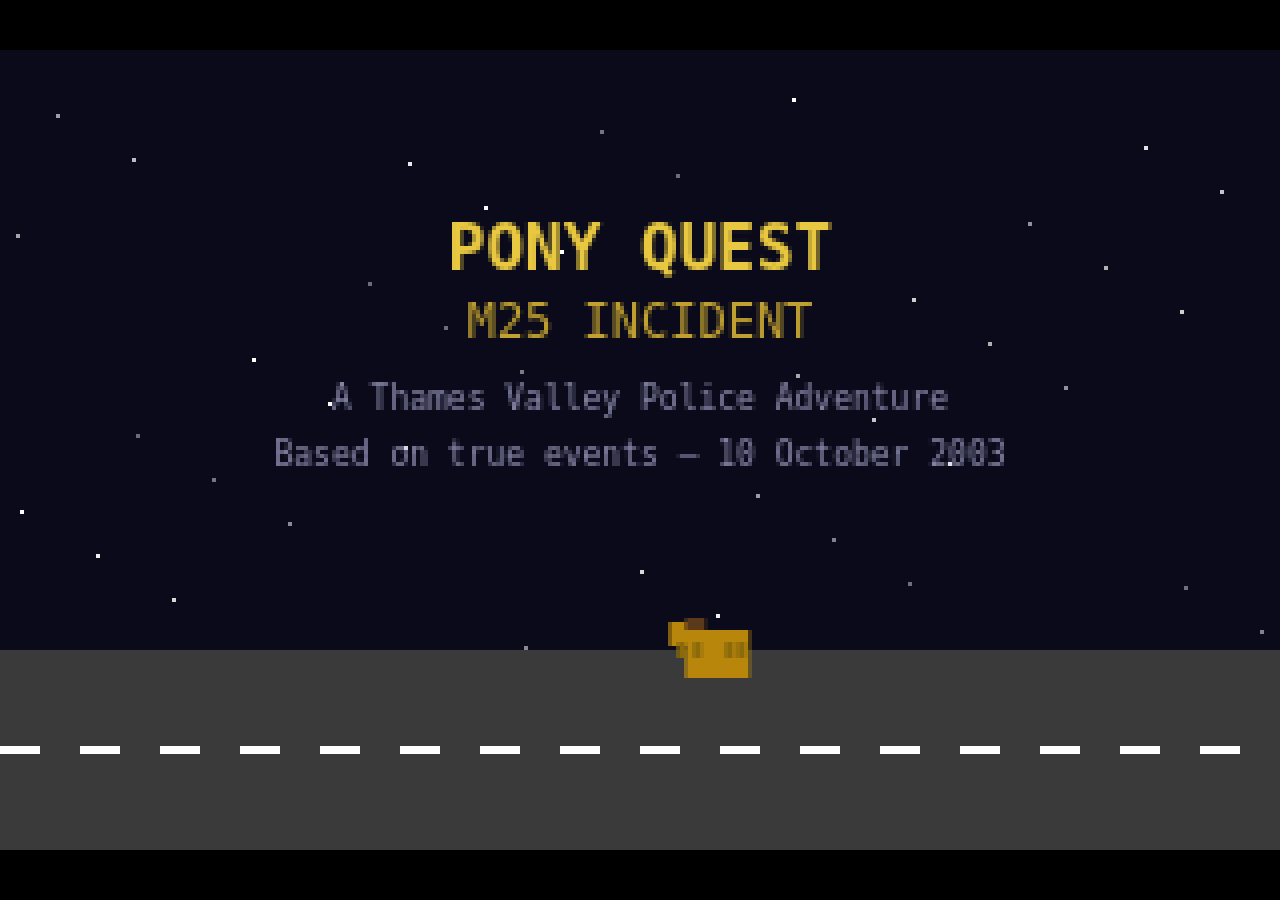
<file: pony-quest-classic.html>
<!DOCTYPE html>
<html lang="en">
<head>
<meta charset="utf-8">
<title>Pony Quest: M25 Incident</title>
<style>
*{margin:0;padding:0;box-sizing:border-box}
body{background:#000;display:flex;justify-content:center;align-items:center;height:100vh;overflow:hidden}
canvas{image-rendering:pixelated;image-rendering:crisp-edges;cursor:none}
</style>
</head>
<body>
<canvas id="c"></canvas>
<script>
'use strict';

// ===== CONSTANTS =====
const W = 320, H = 200;
const VERB_H = 18;
const INV_H = 24;
const GAME_TOP = VERB_H;
const GAME_BOT = H - INV_H;
const WALK_SPEED = 1.0;

// ===== CANVAS SETUP =====
const display = document.getElementById('c');
const dctx = display.getContext('2d');
const buf = document.createElement('canvas');
buf.width = W; buf.height = H;
const ctx = buf.getContext('2d');

function resize() {
  const s = Math.floor(Math.min(window.innerWidth / W, window.innerHeight / H));
  display.width = W * s; display.height = H * s;
  dctx.imageSmoothingEnabled = false;
}
window.addEventListener('resize', resize);
resize();

// ===== GAME STATE =====
const G = {
  screen: 'title',
  scene: 1,
  verb: 'walk',
  inventory: [],
  selItem: null,
  flags: {},
  player: { x: 160, y: 150, tx: 160, ty: 150, dir: 0, frame: 0, walking: false, visible: true, action: null },
  pony: { x: 200, y: 115, tx: 200, ty: 115, frame: 0, timer: 0, state: 'trot', eating: false },
  textBox: null,
  dialog: null,
  walkCB: null,
  transition: 0,
  nextScene: 0,
  tick: 0,
  journChoices: [],
  hoverHotspot: null,
};

// ===== INPUT =====
let mx = 0, my = 0, clicked = false, rclicked = false;
display.addEventListener('mousemove', e => {
  const r = display.getBoundingClientRect();
  mx = Math.floor((e.clientX - r.left) / (display.width / W));
  my = Math.floor((e.clientY - r.top) / (display.height / H));
});
display.addEventListener('click', () => { clicked = true; });
display.addEventListener('contextmenu', e => { e.preventDefault(); rclicked = true; });

// ===== HELPERS =====
function R(x,y,w,h,c) { ctx.fillStyle=c; ctx.fillRect(x,y,w,h); }
function vGrad(x,y,w,h,c1,c2) {
  const g=ctx.createLinearGradient(x,y,x,y+h);
  g.addColorStop(0,c1); g.addColorStop(1,c2);
  ctx.fillStyle=g; ctx.fillRect(x,y,w,h);
}
function dist(a,b,c,d) { return Math.sqrt((a-c)**2+(b-d)**2); }
function wrapText(t, max) {
  const words=t.split(' '), lines=[];
  let cur='';
  for(const w of words) {
    if((cur+' '+w).trim().length>max) { lines.push(cur.trim()); cur=w; }
    else cur+=' '+w;
  }
  if(cur.trim()) lines.push(cur.trim());
  return lines;
}

// ===== TEXT BOX =====
function showText(t, cb) { G.textBox={text:t, cb: cb||null}; }
function drawTextBox() {
  if(!G.textBox) return;
  const lines=wrapText(G.textBox.text, 36);
  const bh=lines.length*10+14, bw=270, bx=(W-bw)/2, by=30;
  R(bx,by,bw,bh,'#000050'); R(bx+1,by+1,bw-2,bh-2,'#0000a0');
  R(bx+2,by+2,bw-4,1,'#4444dd'); R(bx+2,by+2,1,bh-4,'#4444dd');
  R(bx+bw-3,by+2,1,bh-4,'#000030'); R(bx+2,by+bh-3,bw-4,1,'#000030');
  ctx.font='8px monospace'; ctx.fillStyle='#fff';
  for(let i=0;i<lines.length;i++) ctx.fillText(lines[i], bx+8, by+12+i*10);
}

// ===== DIALOG CHOICES =====
function showChoices(prompt, choices, cb) {
  G.dialog={prompt, choices, hover:-1, cb};
}
function drawChoiceBox() {
  if(!G.dialog) return;
  const d=G.dialog;
  const totalLines = 1 + 1 + d.choices.length;
  const bh=totalLines*11+14, bw=280, bx=(W-bw)/2, by=25;
  R(bx,by,bw,bh,'#000050'); R(bx+1,by+1,bw-2,bh-2,'#0000a0');
  R(bx+2,by+2,bw-4,1,'#4444dd'); R(bx+2,by+2,1,bh-4,'#4444dd');
  ctx.font='8px monospace';
  ctx.fillStyle='#fff';
  ctx.fillText(d.prompt, bx+8, by+12);
  d.hover=-1;
  for(let i=0;i<d.choices.length;i++) {
    const cy=by+12+11*(i+2);
    const hovering = mx>bx+6 && mx<bx+bw-6 && my>=cy-8 && my<cy+3;
    if(hovering) d.hover=i;
    ctx.fillStyle=hovering?'#ffff00':'#cccccc';
    ctx.fillText((hovering?'> ':'  ')+d.choices[i].label, bx+8, cy);
  }
}

// ===== INVENTORY =====
function addItem(id, name, desc) {
  if(!G.inventory.find(i=>i.id===id)) G.inventory.push({id,name,desc});
}
function hasItem(id) { return G.inventory.some(i=>i.id===id); }
function removeItem(id) { G.inventory=G.inventory.filter(i=>i.id!==id); }

function drawInventory() {
  R(0,GAME_BOT,W,INV_H,'#1a1a2a');
  R(0,GAME_BOT,W,1,'#333355');
  ctx.font='7px monospace';
  for(let i=0;i<G.inventory.length;i++) {
    const ix=8+i*50, iy=GAME_BOT+3;
    const sel=G.selItem&&G.selItem.id===G.inventory[i].id;
    R(ix,iy,46,18, sel?'#334':'#222238');
    R(ix,iy,46,1,'#444466');
    R(ix,iy,1,18,'#444466');
    // draw item icon
    drawItemIcon(G.inventory[i].id, ix+2, iy+1);
    ctx.fillStyle=sel?'#ff0':'#aaa';
    ctx.fillText(G.inventory[i].name, ix+18, iy+12);
  }
}

function drawItemIcon(id, x, y) {
  switch(id) {
    case 'rope':
      R(x+2,y+2,12,12,'#1a1a2a');
      ctx.strokeStyle='#a08040';ctx.lineWidth=2;
      ctx.beginPath();ctx.arc(x+8,y+8,5,0,Math.PI*1.7);ctx.stroke();
      break;
    case 'apple':
      R(x+5,y+4,6,8,'#cc2222');
      R(x+7,y+2,2,3,'#228822');
      break;
    case 'auth':
      R(x+3,y+2,10,12,'#ddd');
      R(x+5,y+5,6,1,'#666');R(x+5,y+7,6,1,'#666');R(x+5,y+9,4,1,'#666');
      break;
  }
}

function handleInvClick() {
  for(let i=0;i<G.inventory.length;i++) {
    const ix=8+i*50;
    if(mx>=ix && mx<ix+46 && my>=GAME_BOT+3 && my<GAME_BOT+21) {
      if(G.selItem && G.selItem.id===G.inventory[i].id) { G.selItem=null; }
      else { G.selItem=G.inventory[i]; G.verb='use'; }
      return true;
    }
  }
  return false;
}

// ===== VERB BAR =====
const VERBS = ['walk','look','talk','use'];
const VERB_LABELS = ['Walk','Look','Talk','Use'];

function drawVerbBar() {
  R(0,0,W,VERB_H,'#1a1a2a');
  R(0,VERB_H-1,W,1,'#333355');
  for(let i=0;i<4;i++) {
    const vx=4+i*34, vy=2, vw=30, vh=12;
    const sel=G.verb===VERBS[i]&&!G.selItem;
    R(vx,vy,vw,vh,sel?'#334466':'#222238');
    R(vx,vy,vw,1,'#444488');R(vx,vy,1,vh,'#444488');
    R(vx+vw-1,vy,1,vh,'#111128');R(vx,vy+vh-1,vw,1,'#111128');
    drawVerbIcon(i, vx+2, vy+1);
    ctx.font='6px monospace';
    ctx.fillStyle=sel?'#fff':'#888';
    ctx.fillText(VERB_LABELS[i], vx+12, vy+9);
  }
  // Status text
  ctx.font='7px monospace';ctx.fillStyle='#8888aa';
  const status=getStatusText();
  if(status) ctx.fillText(status, 144, 12);
}

function drawVerbIcon(i, x, y) {
  switch(i) {
    case 0: // walk - boot
      R(x+2,y+1,4,6,'#888');R(x+1,y+7,6,3,'#888');
      break;
    case 1: // look - eye
      R(x+1,y+3,8,4,'#fff');R(x+3,y+4,4,2,'#44f');R(x+4,y+4,2,2,'#000');
      break;
    case 2: // talk - speech bubble
      R(x+1,y+1,7,5,'#fff');R(x+2,y+6,2,2,'#fff');
      break;
    case 3: // use - hand
      R(x+3,y+1,4,3,'#dba67a');R(x+1,y+4,8,4,'#dba67a');R(x+2,y+8,6,2,'#dba67a');
      break;
  }
}

function handleVerbClick() {
  for(let i=0;i<4;i++) {
    const vx=4+i*34;
    if(mx>=vx && mx<vx+30 && my>=2 && my<14) {
      G.verb=VERBS[i]; G.selItem=null;
      return true;
    }
  }
  return false;
}

function getStatusText() {
  const h=G.hoverHotspot;
  if(!h) return '';
  if(G.selItem) return 'Use '+G.selItem.name+' on '+h.label;
  return VERB_LABELS[VERBS.indexOf(G.verb)]+' '+h.label;
}

// ===== CURSOR =====
function drawCursor() {
  if(G.selItem) {
    R(mx,my,2,2,'#ff0');
    ctx.font='6px monospace';ctx.fillStyle='#ff0';
    ctx.fillText(G.selItem.name, mx+4, my+4);
    return;
  }
  switch(G.verb) {
    case 'walk':
      R(mx,my,2,8,'#0f0');R(mx,my+6,6,2,'#0f0');
      break;
    case 'look':
      ctx.strokeStyle='#fff';ctx.lineWidth=1;
      ctx.beginPath();ctx.arc(mx+4,my+4,3,0,Math.PI*2);ctx.stroke();
      R(mx+6,my+6,3,1,'#fff');
      break;
    case 'talk':
      R(mx,my,7,5,'#fff');R(mx+1,my+5,2,2,'#fff');
      break;
    case 'use':
      R(mx+1,my,3,2,'#dba67a');R(mx,my+2,5,3,'#dba67a');
      break;
  }
}

// ===== SPRITES =====
function drawPaul(px, py, dir, frame, action) {
  // px, py = bottom center. Sprite ~12x24
  const x=Math.floor(px-6), y=Math.floor(py-24);
  // Shadow
  ctx.fillStyle='rgba(0,0,0,0.2)';
  ctx.fillRect(x+1,py-1,10,2);
  // Hair
  R(x+2,y,8,3,'#3a2a1a');
  // Face
  R(x+2,y+3,8,5,'#dba67a');
  // Eyes (if facing forward or left/right)
  R(x+4,y+5,1,1,'#222');R(x+7,y+5,1,1,'#222');
  // Body - dark blue police uniform
  R(x+1,y+8,10,8,'#1a2744');
  // Epaulettes
  R(x+1,y+8,2,1,'#2a3a5a');R(x+9,y+8,2,1,'#2a3a5a');
  // Badge
  R(x+4,y+9,1,1,'#ccc');
  // Belt
  R(x+1,y+15,10,1,'#111');
  // Legs
  const walk = G.player.walking;
  const f = Math.floor(frame)%4;
  let ll=0, rl=0;
  if(walk) {
    if(f===0){ll=-1;rl=1;}
    else if(f===2){ll=1;rl=-1;}
  }
  R(x+2+ll,y+16,3,6,'#1a2744');
  R(x+7+rl,y+16,3,6,'#1a2744');
  // Shoes
  R(x+2+ll,y+22,3,2,'#111');
  R(x+7+rl,y+22,3,2,'#111');
  // Arms
  if(action==='phone') {
    R(x-1,y+8,2,6,'#1a2744');
    R(x-1,y+8,2,2,'#dba67a'); // hand at ear
    R(x+11,y+10,2,5,'#1a2744');
  } else if(action==='calm') {
    R(x+11,y+9,4,2,'#1a2744');R(x+14,y+9,2,2,'#dba67a'); // arm out
    R(x-1,y+10,2,5,'#1a2744');
  } else {
    // Normal arms at sides
    let al=0, ar=0;
    if(walk){if(f===0){al=1;ar=-1;}else if(f===2){al=-1;ar=1;}}
    R(x,y+9+al,2,5,'#1a2744');
    R(x+10,y+9+ar,2,5,'#1a2744');
  }
}

function drawPonySprite(px, py, frame, roped) {
  const x=Math.floor(px-10), y=Math.floor(py-14);
  // Shadow
  ctx.fillStyle='rgba(0,0,0,0.15)';ctx.fillRect(x+2,py-1,16,2);
  // Body
  R(x+4,y+3,12,8,'#b8860b');
  // Head
  R(x,y+1,6,6,'#b8860b');
  // Mane
  R(x+4,y,4,4,'#5a3a1a');R(x+5,y-1,3,2,'#5a3a1a');
  // Ear
  R(x+1,y-1,2,2,'#b8860b');
  // Eye
  R(x+2,y+2,1,1,'#111');
  // Mouth
  R(x,y+5,1,1,'#8a6a0a');
  // Tail
  R(x+15,y+2,3,4,'#5a3a1a');
  // Legs (animated)
  const f=Math.floor(frame)%4;
  let fl=0,bl=0;
  if(G.pony.state==='trot'||G.pony.state==='approach') {
    if(f<2){fl=-1;bl=1;}else{fl=1;bl=-1;}
  }
  R(x+5+fl,y+11,2,4,'#8a6a0a');
  R(x+8+bl,y+11,2,4,'#8a6a0a');
  R(x+12+fl,y+11,2,4,'#8a6a0a');
  R(x+14+bl,y+11,2,4,'#8a6a0a');
  // Hooves
  R(x+5+fl,y+14,2,1,'#333');R(x+8+bl,y+14,2,1,'#333');
  R(x+12+fl,y+14,2,1,'#333');R(x+14+bl,y+14,2,1,'#333');
  // Rope if roped
  if(roped) {
    ctx.strokeStyle='#a08040';ctx.lineWidth=1;
    ctx.beginPath();ctx.moveTo(x+3,y+4);ctx.lineTo(G.player.x, G.player.y-12);ctx.stroke();
  }
}

function drawJournalist(jx, jy) {
  const x=Math.floor(jx-6), y=Math.floor(jy-24);
  ctx.fillStyle='rgba(0,0,0,0.2)';ctx.fillRect(x+1,jy-1,10,2);
  // Hair (blonde)
  R(x+2,y,8,4,'#d4a030');
  // Face
  R(x+2,y+4,8,4,'#dba67a');
  R(x+4,y+5,1,1,'#222');R(x+7,y+5,1,1,'#222');
  // Body (green jacket - Horse & Hound journalist)
  R(x+1,y+8,10,8,'#2a6a2a');
  // Notepad
  R(x+10,y+10,4,5,'#fff');R(x+11,y+11,2,1,'#666');R(x+11,y+13,2,1,'#666');
  // Legs (khaki)
  R(x+2,y+16,3,6,'#8a7a5a');R(x+7,y+16,3,6,'#8a7a5a');
  // Shoes
  R(x+2,y+22,3,2,'#4a3a2a');R(x+7,y+22,3,2,'#4a3a2a');
  // Arms
  R(x,y+9,2,5,'#2a6a2a');R(x+10,y+9,2,3,'#2a6a2a');
}

// ===== BACKGROUNDS =====
function drawStationBG() {
  // Floor
  R(0,VERB_H,W,GAME_BOT-VERB_H,'#8a8a80');
  // Floor tiles
  for(let tx=0;tx<W;tx+=20) {
    for(let ty=145;ty<GAME_BOT;ty+=15) {
      R(tx,ty,19,14,'#7a7a72');
      R(tx,ty,19,1,'#9a9a90');R(tx,ty,1,14,'#9a9a90');
    }
  }
  // Back wall
  R(0,VERB_H,W,130-VERB_H,'#c4a882');
  // Wall shadow at bottom
  R(0,125,W,5,'#b09872');
  // Ceiling
  R(0,VERB_H,W,15,'#d0d0c8');
  // Fluorescent light
  R(100,VERB_H+4,120,3,'#ffffee');R(100,VERB_H+3,120,1,'#fff');
  // Skirting board
  R(0,128,W,2,'#6a5a42');

  // Window (left side)
  R(15,40,60,75,'#1a2040');
  R(15,40,60,2,'#5a4a32');R(15,40,2,75,'#5a4a32');
  R(73,40,2,75,'#5a4a32');R(15,113,62,2,'#5a4a32');
  // Window cross bars
  R(44,40,2,75,'#5a4a32');R(15,75,60,2,'#5a4a32');
  // Pre-dawn glow
  vGrad(17,42,26,32,'#1a2050','#2a3060');
  vGrad(46,42,26,32,'#1a2050','#2a3060');
  vGrad(17,77,26,34,'#2a3060','#3a4070');
  vGrad(46,77,26,34,'#2a3060','#3a4070');
  // Stars
  R(25,48,1,1,'#aaa');R(55,52,1,1,'#aaa');R(35,88,1,1,'#888');

  // Clock
  const cx=220,cy=50;
  ctx.beginPath();ctx.arc(cx,cy,10,0,Math.PI*2);ctx.fillStyle='#fff';ctx.fill();
  ctx.strokeStyle='#333';ctx.lineWidth=1;ctx.stroke();
  // Clock hands - 6:30
  ctx.beginPath();ctx.moveTo(cx,cy);ctx.lineTo(cx,cy+6);ctx.stroke(); // minute at 6
  ctx.beginPath();ctx.moveTo(cx,cy);ctx.lineTo(cx-4,cy+2);ctx.stroke(); // hour between 6 and 7

  // Notice board
  R(250,45,55,45,'#a08050');
  R(250,45,55,2,'#6a5030');R(250,45,2,45,'#6a5030');
  R(303,45,2,45,'#6a5030');R(250,88,55,2,'#6a5030');
  // Pins and papers
  R(258,52,15,12,'#fff');R(264,54,1,1,'#f00');
  R(278,55,18,10,'#ffa');R(286,56,1,1,'#00f');
  R(260,70,12,14,'#adf');R(265,72,1,1,'#f00');
  R(280,68,18,15,'#fda');R(288,70,1,1,'#0a0');

  // Coat rack with rope (right wall)
  R(295,65,3,50,'#5a4a32');
  R(290,65,12,3,'#5a4a32');
  if(!hasItem('rope')) {
    // Rope coiled on hook
    ctx.strokeStyle='#a08040';ctx.lineWidth=2;
    ctx.beginPath();ctx.arc(296,78,4,0,Math.PI*1.7);ctx.stroke();
    ctx.strokeStyle='#806030';
    ctx.beginPath();ctx.arc(296,78,6,0.5,Math.PI*1.5);ctx.stroke();
  }

  // Door
  R(130,50,35,80,'#6a4a2a');
  R(132,52,31,76,'#7a5a3a');
  R(133,53,14,36,'#6a4a2a');R(150,53,12,36,'#6a4a2a');
  R(133,92,14,34,'#6a4a2a');R(150,92,12,34,'#6a4a2a');
  // Door handle
  R(157,88,3,4,'#ccc');
  // "EXIT" sign above
  R(135,42,28,8,'#2a2');ctx.font='6px monospace';ctx.fillStyle='#fff';ctx.fillText('EXIT',138,49);

  // Desk
  R(10,130,115,4,'#5a3a1a');
  R(12,134,111,18,'#4a2a0a');
  R(12,134,111,2,'#6a4a2a');
  // Desk legs
  R(15,152,4,16,'#4a2a0a');R(115,152,4,16,'#4a2a0a');

  // Phone on desk
  const phoneFlash = G.flags.phoneRinging && Math.floor(G.tick/15)%2===0;
  R(30,120,18,10,'#222');
  R(32,118,14,3,'#333');
  // Handset
  R(28,117,6,4,'#222');R(42,117,6,4,'#222');R(30,115,16,3,'#222');
  // Red light
  R(38,122,3,2, phoneFlash?'#ff0000':'#440000');

  // Radio
  R(55,121,15,9,'#333');R(57,122,11,5,'#444');
  R(55,118,2,4,'#666'); // antenna
  R(60,127,5,3,'#555');

  // Coffee mug
  R(85,124,7,7,'#fff');R(91,126,3,3,'#fff');
  R(86,125,5,4,'#6a3a1a'); // coffee

  // Papers
  R(96,123,18,8,'#eee');R(98,125,14,1,'#aaa');R(98,127,10,1,'#aaa');

  // Fruit bowl with apple
  if(!hasItem('apple')) {
    R(75,123,8,5,'#8a7a5a'); // bowl
    R(77,120,5,4,'#cc2222'); // apple
    R(79,119,1,2,'#228822'); // stem
  }

  // Chair (behind desk, partially visible)
  R(55,135,20,5,'#2a2a2a');
  R(55,128,20,7,'#333');
  R(57,113,16,16,'#2a2a2a');
  R(60,108,10,6,'#333');

  // Filing cabinet (left, below window)
  R(5,100,25,30,'#888');
  R(5,100,25,2,'#aaa');R(5,100,2,30,'#aaa');
  R(8,105,19,6,'#777');R(15,107,5,2,'#aaa'); // drawer handle
  R(8,114,19,6,'#777');R(15,116,5,2,'#aaa');
  R(8,123,19,6,'#777');R(15,125,5,2,'#aaa');
}

function drawMotorwayBG() {
  // Sky - dawn gradient
  vGrad(0,VERB_H,W,50,'#1a1a3a','#c46030');
  // Dawn glow at horizon
  vGrad(0,VERB_H+40,W,15,'#c46030','#e8a050');

  // Distant tree line
  for(let tx=0;tx<W;tx+=8) {
    const th=3+Math.sin(tx*0.3)*2+Math.cos(tx*0.7)*1.5;
    R(tx,VERB_H+48-th,8,th+5,'#1a3a1a');
  }

  // Green verge (left side, angled for perspective)
  vGrad(0,VERB_H+53,90,40,'#2a5a1a','#3a7a2a');
  // Grass texture
  for(let gx=0;gx<85;gx+=3) {
    for(let gy=VERB_H+55;gy<VERB_H+90;gy+=4) {
      if(Math.random()<0.3) R(gx,gy,1,2,'#2a6a1a');
    }
  }

  // Fence along verge
  for(let fx=10;fx<80;fx+=15) {
    R(fx,VERB_H+60,2,20,'#6a5030');
  }
  R(10,VERB_H+65,65,1,'#6a5030');
  R(10,VERB_H+72,65,1,'#6a5030');

  // Fence gap (for returning pony)
  R(65,VERB_H+60,15,1,'#3a7a2a');

  // Field beyond fence (hint of other ponies)
  R(20,VERB_H+55,3,3,'#8a6a0a');R(40,VERB_H+57,3,3,'#8a6a0a');

  // Road surface
  R(70,VERB_H+55,W-70,GAME_BOT-VERB_H-55,'#4a4a4a');

  // Road edge line (left)
  R(72,VERB_H+55,2,GAME_BOT-VERB_H-55,'#fff');

  // Lane markings (dashed)
  for(let ly=VERB_H+60;ly<GAME_BOT;ly+=12) {
    R(135,ly,2,6,'#fff');
    R(200,ly,2,6,'#fff');
    R(265,ly,2,6,'#fff');
  }

  // Hard shoulder line (right)
  R(290,VERB_H+55,2,GAME_BOT-VERB_H-55,'#fff');

  // Crash barrier (right)
  for(let bx=295;bx<W;bx+=20) {
    R(bx,VERB_H+70,3,GAME_BOT-VERB_H-70,'#aaa');
  }
  R(295,VERB_H+80,W-295,3,'#ccc');
  R(295,VERB_H+95,W-295,3,'#ccc');

  // Verge right
  vGrad(295,VERB_H+53,W-295,7,'#4a4a4a','#2a5a1a');

  // Road closure signs (far left on road)
  R(80,VERB_H+65,12,10,'#ff6600');R(81,VERB_H+66,10,8,'#ffaa00');
  R(80,VERB_H+75,2,15,'#666');
  R(95,VERB_H+68,12,10,'#ff6600');R(96,VERB_H+69,10,8,'#ffaa00');
  R(95,VERB_H+78,2,12,'#666');

  // Traffic cones
  for(let cx=105;cx<130;cx+=10) {
    R(cx,VERB_H+82,4,6,'#ff4400');R(cx,VERB_H+83,4,2,'#ffaa00');
    R(cx-1,VERB_H+88,6,2,'#444');
  }

  // Police car 1 (left, on road)
  drawPoliceCar(85, VERB_H+95, false);

  // Police car 2 (right)
  drawPoliceCar(240, VERB_H+100, true);

  // Apple on ground (if placed)
  if(G.flags.applePlaced && !G.flags.appleEaten) {
    R(G.flags.appleX-2, G.flags.appleY-2, 5, 4, '#cc2222');
    R(G.flags.appleX, G.flags.appleY-3, 1, 2, '#228822');
  }
}

function drawPoliceCar(x, y, flip) {
  // Simple police car from above/side at this scale
  const d = flip?-1:1;
  // Body
  R(x,y,35,14,'#fff');
  // Windows
  R(x+8,y+2,8,10,'#3a5a8a');
  R(x+20,y+2,8,10,'#3a5a8a');
  // Wheels
  R(x+2,y-1,6,3,'#222');R(x+2,y+12,6,3,'#222');
  R(x+26,y-1,6,3,'#222');R(x+26,y+12,6,3,'#222');
  // Light bar
  const flash1 = Math.floor(G.tick/8)%2===0;
  const flash2 = !flash1;
  R(x+13,y,4,2,flash1?'#4444ff':'#222288');
  R(x+18,y,4,2,flash2?'#4444ff':'#222288');
  // Police stripe
  R(x,y+6,35,2,'#2040a0');
  // POLICE text
  ctx.font='5px monospace';ctx.fillStyle='#2040a0';
  ctx.fillText('POLICE',x+3,y+5);
}

function drawPressBG() {
  // Sky - later dawn, brighter
  vGrad(0,VERB_H,W,45,'#3a3a6a','#d4804a');
  vGrad(0,VERB_H+35,W,15,'#d4804a','#e8b868');

  // Trees on horizon
  for(let tx=0;tx<W;tx+=6) {
    const th=4+Math.sin(tx*0.4)*2;
    R(tx,VERB_H+43-th,6,th+4,'#2a4a1a');
  }

  // M25 carriageway in background
  R(0,VERB_H+47,W,20,'#5a5a5a');
  // Lane markings
  for(let lx=0;lx<W;lx+=15) { R(lx,VERB_H+56,7,1,'#fff'); }
  // Moving cars in background
  const carOffset = (G.tick*0.5)%W;
  R((carOffset)%W,VERB_H+50,8,4,'#c44');
  R((carOffset+80)%W,VERB_H+52,10,4,'#48c');
  R((carOffset+160)%W,VERB_H+49,8,4,'#888');
  R((carOffset+220)%W,VERB_H+53,10,4,'#4a4');

  // Barrier
  R(0,VERB_H+67,W,3,'#aaa');

  // Grass/gravel area
  vGrad(0,VERB_H+70,W,GAME_BOT-VERB_H-70,'#4a6a3a','#5a7a4a');
  // Hard shoulder
  R(0,VERB_H+70,W,15,'#7a7a70');

  // Police car 1
  drawPoliceCar(20, VERB_H+78, false);
  // Police car 2
  drawPoliceCar(70, VERB_H+80, false);

  // Grass texture
  for(let gx=0;gx<W;gx+=4) {
    for(let gy=VERB_H+85;gy<GAME_BOT;gy+=5) {
      if(Math.random()<0.2) R(gx,gy,1,2,'#4a7a3a');
    }
  }
}

// ===== HOTSPOTS =====
function getHotspots() {
  switch(G.scene) {
    case 1: return [
      { id:'phone', label:'Phone', x:26, y:114, w:24, h:16, sx:38, sy:155,
        look:()=>showText(G.flags.phoneAnswered?'The desk phone. The red light has stopped flashing.':'A standard Thames Valley Police desk phone. The red light is flashing urgently.'),
        use:()=>{
          if(G.flags.phoneAnswered) return showText("You've already taken the call.");
          G.flags.phoneAnswered=true; G.flags.phoneRinging=false;
          G.player.action='phone';
          showText("Dispatch: \"We've got a report of a Shetland pony loose on the M25 southbound between junctions 15 and 16. It's heading north against traffic. We need to close the carriageway immediately.\"",()=>{
            G.player.action=null;
            showText("You hang up. A Shetland pony on the M25... at 6:30 in the morning. Right. Better get this sorted before rush hour hits.");
          });
        },
        talk:()=>showText("You pick up the handset but there's no one on the line right now."),
      },
      { id:'radio', label:'Radio', x:53, y:118, w:18, h:14, sx:62, sy:155,
        look:()=>showText("Your police radio. Essential for coordinating with units in the field."),
        use:()=>{
          if(!G.flags.phoneAnswered) return showText("You should probably answer that ringing phone first.");
          if(G.flags.closureAuth) return showText("You've already authorized the road closure.");
          G.flags.closureAuth=true;
          addItem('auth','Auth','Road closure authorization for M25 J15-J16.');
          showText("\"All units, this is Paul Anthem, Thames Valley Police. Authorize immediate closure of M25 southbound between junctions 15 and 16. We have a loose animal on the carriageway. Confirm.\"",()=>{
            showText("\"Copy that, Paul. Units en route. Carriageway closure authorized at 06:50.\"");
          });
        },
        talk:()=>showText("You should use the radio, not chat to it."),
      },
      { id:'coffee', label:'Coffee', x:83, y:122, w:10, h:10, sx:88, sy:155,
        look:()=>showText("Your morning coffee. Still warm. It's going to be one of those days."),
        use:()=>showText("You take a quick sip. Strong and bitter. Just how you like it."),
        talk:()=>showText("\"Give me strength,\" you mutter into your mug."),
      },
      { id:'window', label:'Window', x:15, y:40, w:60, h:75, sx:45, sy:155,
        look:()=>showText("Pre-dawn darkness outside. The M25 is out there somewhere, and apparently so is a Shetland pony."),
        use:()=>showText("The window doesn't open. Health and safety."),
        talk:()=>showText("You're not at the shouting-out-the-window stage yet."),
      },
      { id:'clock', label:'Clock', x:210, y:40, w:22, h:22, sx:160, sy:155,
        look:()=>showText("6:30 AM. Friday, October 10th, 2003. Far too early for equine-related emergencies."),
        use:()=>showText("You can't turn back time, much as you'd like to."),
        talk:()=>showText("\"Come on, come on...\" The hands don't move any faster."),
      },
      { id:'noticeboard', label:'Notice Board', x:248, y:43, w:38, h:48, sx:270, sy:155,
        look:()=>showText("Various notices: a charity fun run, a missing cat poster, and a health & safety memo about proper kettle usage."),
        use:()=>showText("Nothing useful to take from here."),
        talk:()=>showText("The notice board has nothing to say."),
      },
      { id:'rope', label:'Rope', x:286, y:62, w:22, h:30, sx:296, sy:155,
        look:()=>hasItem('rope')?showText("Just an empty coat hook."):showText("A sturdy rope hanging from the coat rack. Looks like it could be useful for... rounding things up."),
        use:()=>{
          if(hasItem('rope')) return showText("You already took the rope.");
          addItem('rope','Rope','A sturdy rope for rounding things up.');
          showText("You grab the rope and coil it over your shoulder. You have a feeling you'll need this.");
        },
        talk:()=>showText("It's a rope. It's not much of a conversationalist."),
      },
      { id:'apple', label:'Apple', x:74, y:118, w:10, h:8, sx:80, sy:155,
        look:()=>hasItem('apple')?showText("An empty fruit bowl."):showText("A fresh red apple in the fruit bowl. You were saving it for lunch."),
        use:()=>{
          if(hasItem('apple')) return showText("The fruit bowl is empty.");
          addItem('apple','Apple','A fresh red apple. Ponies love apples.');
          showText("You pocket the apple. Lunch can wait — you have a feeling a certain pony might appreciate this more than you will.");
        },
        talk:()=>showText("\"Sorry, apple. Duty calls.\""),
      },
      { id:'door', label:'Door', x:128, y:48, w:40, h:84, sx:148, sy:155,
        look:()=>showText("The exit. Your car is waiting outside."),
        use:()=>{
          if(!G.flags.phoneAnswered) return showText("The phone is ringing. You should answer it first.");
          if(!G.flags.closureAuth) return showText("You need to authorize the road closure before heading out. Use the radio.");
          if(!hasItem('rope')) return showText("You might want to grab that rope from the coat rack. How else are you going to catch a pony?");
          showText("Time to go. You head out to your car and drive to the M25.",()=>changeScene(2));
        },
        walk:()=>{
          if(!G.flags.phoneAnswered) return showText("The phone is ringing. You should answer it first.");
          if(!G.flags.closureAuth) return showText("You need to authorize the road closure before heading out.");
          if(!hasItem('rope')) return showText("Better grab that rope before you go.");
          showText("Time to go. You head to the M25.",()=>changeScene(2));
        },
        talk:()=>showText("You could talk to the door, or you could walk through it."),
      },
      { id:'cabinet', label:'Filing Cabinet', x:3, y:98, w:28, h:34, sx:20, sy:155,
        look:()=>showText("A grey filing cabinet. Decades of Thames Valley Police paperwork in there. None of it about ponies. Yet."),
        use:()=>showText("No time for paperwork right now."),
        talk:()=>showText("The cabinet says nothing. It's seen things."),
      },
    ];
    case 2: return [
      { id:'pony', label:'Shetland Pony', x:G.pony.x-14, y:G.pony.y-18, w:28, h:22, sx:G.pony.x, sy:G.pony.y+10,
        look:()=>{
          if(G.pony.state==='roped') return showText("The pony is roped but still prancing nervously. You should try to calm him down.");
          if(G.pony.state==='calm') return showText("The pony seems calm now. Time to lead him back through the fence gap to his field.");
          if(G.pony.state==='eating') return showText("The pony is happily munching on the apple. Now's your chance to get that rope around him!");
          return showText("A small Shetland pony, trotting north on the southbound carriageway of the M25. He seems more excited than distressed. Quite the adventurer.");
        },
        use:()=>{
          if(G.pony.state==='roped') {
            G.pony.state='calm';G.player.action='calm';
            return showText("You gently stroke the pony's mane. \"Easy there, boy. Easy.\" He snorts once, then nuzzles your hand. He's calmed down.",()=>{G.player.action=null;});
          }
          if(G.pony.state==='calm') return showText("The pony is calm. You should walk him over to the fence gap to return him to his field.");
          if(G.pony.state==='trot') return showText("He's trotting about too quickly! You need to lure him close with something he likes first.");
          if(G.pony.state==='eating') return showText("He's busy eating. Maybe use the rope on him while he's distracted?");
          return showText("The pony eyes you warily.");
        },
        useItem:{
          rope:(()=>{
            if(G.pony.state==='eating') {
              G.pony.state='roped';
              showText("You carefully loop the rope around the pony's neck. Got him! He tugs a bit but the rope holds.",()=>{
                showText("Now you need to calm him down before you can lead him anywhere.");
              });
            } else if(G.pony.state==='trot') {
              showText("The pony's trotting about too fast! You can't get close enough. You need to lure him to you first.");
            } else if(G.pony.state==='roped') {
              showText("You've already roped him. Try calming him down now.");
            } else {
              showText("The rope is already on him.");
            }
          }),
          apple:(()=>{
            showText("You should put the apple on the ground near where the pony is trotting, not throw it at him!");
          }),
        },
        talk:()=>{
          if(G.pony.state==='calm') return showText("\"Good boy. Let's get you home.\" The pony seems to understand.");
          return showText("\"Here, boy! Come on!\" The pony ignores you completely. Typical.");
        },
      },
      { id:'ground', label:'Road', x:100, y:VERB_H+90, w:140, h:60, sx:170, sy:150,
        look:()=>showText("The grey asphalt of the M25 southbound carriageway. Usually packed with commuters at this hour."),
        use:()=>showText("It's a motorway. Not much to do with it."),
        useItem:{
          apple:(()=>{
            if(G.pony.state!=='trot') return showText("The apple's already done its job.");
            G.flags.applePlaced=true;
            G.flags.appleX=170;G.flags.appleY=125;
            removeItem('apple');
            G.pony.state='approach';G.pony.tx=175;G.pony.ty=122;
            showText("You place the apple on the road surface. The pony's ears perk up... he can smell it!");
          }),
          rope:(()=>showText("You can't lasso the tarmac. Try the pony.")),
        },
        talk:()=>showText("\"The things I do for Thames Valley Police...\""),
      },
      { id:'verge', label:'Grass Verge', x:0, y:VERB_H+53, w:70, h:40, sx:50, sy:145,
        look:()=>showText("A green verge alongside the motorway. Beyond the fence you can see a field with more Shetland ponies. That must be where our escapee came from."),
        use:()=>showText("Nothing to do here — the action is on the road."),
        talk:()=>showText("You can hear the other ponies whinnying from the field. They seem concerned about their friend."),
      },
      { id:'fence', label:'Fence Gap', x:60, y:VERB_H+58, w:22, h:25, sx:70, sy:145,
        look:()=>showText("A gap in the fence where the pony must have escaped through. You can lead him back this way."),
        use:()=>showText("The gap is already open. You need to bring the pony here."),
        walk:()=>{
          if(G.pony.state==='calm') {
            showText("You gently lead the pony through the gap in the fence and back into his field. He trots off happily to rejoin his friends.",()=>{
              G.pony.state='gone';
              showText("7:15 AM — The Shetland pony is safely back in his field. The M25 southbound can be reopened.",()=>{
                showText("But first... you notice a journalist heading your way. Better handle the press before you wrap up.",()=>changeScene(3));
              });
            });
          } else if(G.pony.state==='roped') {
            showText("The pony is still too agitated to lead through the gap. Calm him down first.");
          } else {
            showText("You need to catch the pony first before you can return him through here.");
          }
        },
        talk:()=>showText("The other ponies in the field look at you expectantly."),
      },
      { id:'policecar1', label:'Police Car', x:83, y:VERB_H+93, w:38, h:16, sx:102, sy:150,
        look:()=>showText("A Thames Valley Police patrol car, lights flashing. Your colleagues are helping manage the scene."),
        use:()=>showText("The car is fine where it is. Focus on the pony."),
        talk:()=>showText("\"Alright, lads, let's get this sorted!\" Your colleagues nod."),
      },
      { id:'signs', label:'Road Signs', x:78, y:VERB_H+63, w:32, h:28, sx:95, sy:150,
        look:()=>showText("Road closure signs. The M25 southbound is officially shut between junctions 15 and 16. Morning traffic is starting to build up behind the closure."),
        use:()=>showText("The signs are already in place."),
        talk:()=>showText("The signs speak for themselves."),
      },
    ];
    case 3: return [
      { id:'journalist', label:'Horse & Hound Journalist', x:195, y:118, w:20, h:30, sx:195, sy:152,
        look:()=>showText("A journalist from Horse & Hound magazine. She's got her notepad ready and a keen look in her eye. The equestrian press waits for no one."),
        use:()=>showText("You probably shouldn't manhandle the press."),
        talk:()=>{
          if(G.flags.pressQ1===undefined) {
            startInterview();
          } else if(G.flags.pressDone) {
            showText("\"Thanks again, Mr Anthem. This is going to be a great story!\"");
          } else {
            continueInterview();
          }
        },
      },
      { id:'pcar1', label:'Police Car', x:18, y:VERB_H+76, w:38, h:16, sx:40, sy:148,
        look:()=>showText("One of the Thames Valley Police cars. The blue lights are still flashing."),
        use:()=>showText("No need to get back in. You've got a press statement to give."),
        talk:()=>showText("You radio in: \"Pony safely returned. Reopening the carriageway at 07:37.\""),
      },
      { id:'pcar2', label:'Police Car', x:68, y:VERB_H+78, w:38, h:16, sx:88, sy:148,
        look:()=>showText("Another patrol car. Quite the turnout for one small pony."),
        use:()=>showText("You don't need the car right now."),
        talk:()=>showText("Your colleague gives you a thumbs up from inside."),
      },
      { id:'motorway', label:'M25', x:0, y:VERB_H+47, w:W, h:22, sx:160, sy:148,
        look:()=>showText("The M25 carriageway. Traffic is starting to flow again. The morning commuters will barely know what happened here."),
        use:()=>showText("Your work on the motorway is done."),
        talk:()=>showText("\"Back to normal. Hopefully.\""),
      },
    ];
  }
  return [];
}

// ===== INTERVIEW LOGIC =====
function startInterview() {
  showText("\"Mr Anthem? Sarah Collins, Horse & Hound magazine. I heard about the pony on the M25. Can I ask you a few questions for our readers?\"",()=>{
    askQ1();
  });
}
function askQ1() {
  showChoices("\"Can you describe what happened here this morning?\"", [
    {label:"Professional response", val:'pro'},
    {label:"Humorous response", val:'fun'},
    {label:"Dramatic response", val:'drama'},
  ], (c)=>{
    G.flags.pressQ1=c.val; G.journChoices.push(c.val);
    const responses={
      pro:"\"At approximately 06:30 this morning, Thames Valley Police received a report of a Shetland pony loose on the M25 southbound between junctions 15 and 16. We closed the carriageway and safely returned the animal to its enclosure.\"",
      fun:"\"Well, we had a bit of an unexpected commuter this morning. A Shetland pony decided to test the M25 — heading north on the southbound carriageway, no less. Clearly doesn't read road signs.\"",
      drama:"\"It was 6:30 AM. The call came in. A lone Shetland pony, facing down three lanes of Britain's busiest motorway. One wrong move and... well, let's just say the stakes were high.\"",
    };
    showText(responses[c.val],()=>askQ2());
  });
}
function askQ2() {
  showChoices("\"Was the pony in any danger?\"", [
    {label:"Reassuring response", val:'pro'},
    {label:"Light-hearted response", val:'fun'},
    {label:"Intense response", val:'drama'},
  ], (c)=>{
    G.flags.pressQ2=c.val; G.journChoices.push(c.val);
    const responses={
      pro:"\"The pony was never in serious danger. We closed the road quickly and our officers handled the situation with care. He seemed excited rather than distressed, and we were able to calm him down.\"",
      fun:"\"Danger? He was having the time of his life! Honestly, he seemed more excited than any of us. Like a tourist who'd wandered onto the wrong motorway.\"",
      drama:"\"Every second counted. A Shetland pony versus 70mph traffic — the margin for error was razor thin. But Thames Valley Police don't back down from a challenge, no matter how many hooves are involved.\"",
    };
    showText(responses[c.val],()=>askQ3());
  });
}
function askQ3() {
  showChoices("\"How did you actually catch him?\"", [
    {label:"By-the-book response", val:'pro'},
    {label:"Comedic response", val:'fun'},
    {label:"Heroic response", val:'drama'},
  ], (c)=>{
    G.flags.pressQ3=c.val; G.journChoices.push(c.val);
    const responses={
      pro:"\"We used an apple to lure the pony within reach, then secured him with a rope. Once calm, we led him back through a gap in the fence to his field of origin.\"",
      fun:"\"Let's just say I owe my lunch apple a debt of gratitude. The pony and I struck a deal — one apple for a peaceful surrender. The rope was just a formality at that point.\"",
      drama:"\"It was a tense standoff. Man versus pony. But I had one ace up my sleeve — a fresh apple. The moment he went for it, I made my move. One throw of the rope and it was over. Justice was served.\"",
    };
    G.flags.pressDone=true;
    showText(responses[c.val],()=>{
      showText("\"Brilliant, thank you Mr Anthem. Our readers at Horse & Hound will love this story!\"",()=>{
        showText("7:37 AM — The M25 southbound reopens. The morning rush begins as if nothing happened.",()=>{
          showText("Another day in Thames Valley. The commuters will never know what you did for them... or for one very adventurous Shetland pony.",()=>{
            G.screen='end';
          });
        });
      });
    });
  });
}
function continueInterview() {
  if(G.flags.pressQ1===undefined) askQ1();
  else if(G.flags.pressQ2===undefined) askQ2();
  else if(G.flags.pressQ3===undefined) askQ3();
  else showText("\"Thanks again! Great story.\"");
}

// ===== SCENE TRANSITIONS =====
function changeScene(n) {
  G.transition=60;G.nextScene=n;
}

function initScene(n) {
  G.scene=n; G.hoverHotspot=null; G.textBox=null; G.dialog=null; G.selItem=null;
  switch(n) {
    case 1:
      G.player.x=100;G.player.y=158;G.player.tx=100;G.player.ty=158;
      G.player.visible=true;G.player.action=null;G.player.walking=false;
      G.flags.phoneRinging=true;
      break;
    case 2:
      G.player.x=100;G.player.y=155;G.player.tx=100;G.player.ty=155;
      G.player.visible=true;G.player.action=null;G.player.walking=false;
      G.pony.x=200;G.pony.y=115;G.pony.state='trot';G.pony.timer=0;
      break;
    case 3:
      G.player.x=160;G.player.y=152;G.player.tx=160;G.player.ty=152;
      G.player.visible=true;G.player.action=null;G.player.walking=false;
      break;
  }
}

// ===== PLAYER MOVEMENT =====
function updatePlayer() {
  const p=G.player;
  if(!p.walking) return;
  const dx=p.tx-p.x, dy=p.ty-p.y;
  const d=Math.sqrt(dx*dx+dy*dy);
  if(d<2) {
    p.walking=false; p.frame=0;
    if(G.walkCB) { const cb=G.walkCB; G.walkCB=null; cb(); }
    return;
  }
  p.x+=dx/d*WALK_SPEED;
  p.y+=dy/d*WALK_SPEED;
  p.dir = Math.abs(dx)>Math.abs(dy)?(dx>0?1:-1):0;
  p.frame+=0.12;
}

function walkTo(x, y, cb) {
  // Clamp to walkable area
  const minY=G.scene===1?148:G.scene===2?115:VERB_H+90;
  const maxY=GAME_BOT-6;
  const clampY=Math.max(minY,Math.min(maxY,y));
  const clampX=Math.max(10,Math.min(W-10,x));
  G.player.tx=clampX;G.player.ty=clampY;
  G.player.walking=true;G.walkCB=cb||null;
}

// ===== PONY AI =====
const PONY_WP=[{x:160,y:112},{x:220,y:118},{x:180,y:108},{x:250,y:115},{x:140,y:120}];
function updatePony() {
  if(G.scene!==2) return;
  const p=G.pony;
  p.frame+=0.08;
  if(p.state==='trot') {
    const dx=p.tx-p.x, dy=p.ty-p.y;
    const d=Math.sqrt(dx*dx+dy*dy);
    if(d<3) {
      p.timer++;
      if(p.timer>90) {
        const wp=PONY_WP[Math.floor(Math.random()*PONY_WP.length)];
        p.tx=wp.x;p.ty=wp.y;p.timer=0;
      }
    } else {
      p.x+=dx/d*0.4;p.y+=dy/d*0.4;
    }
  } else if(p.state==='approach') {
    const dx=p.tx-p.x, dy=p.ty-p.y;
    const d=Math.sqrt(dx*dx+dy*dy);
    if(d<3) {
      p.state='eating';G.flags.appleEaten=true;
    } else {
      p.x+=dx/d*0.3;p.y+=dy/d*0.3;
    }
  } else if(p.state==='roped'||p.state==='calm') {
    // Follow player loosely
    const dx=G.player.x+15-p.x, dy=G.player.y-5-p.y;
    const d=Math.sqrt(dx*dx+dy*dy);
    if(d>25) { p.x+=dx/d*0.6;p.y+=dy/d*0.6; }
  }
}

// ===== INPUT HANDLING =====
function handleInput() {
  if(G.screen==='title') { if(clicked){G.screen='game';initScene(1);} clicked=false;rclicked=false;return; }
  if(G.screen==='end') { if(clicked){G.screen='title';} clicked=false;rclicked=false;return; }

  if(rclicked) {
    rclicked=false;
    if(G.selItem) { G.selItem=null; }
    else {
      const vi=VERBS.indexOf(G.verb);
      G.verb=VERBS[(vi+1)%4];
    }
  }

  if(!clicked) return;
  clicked=false;

  // Dialog active
  if(G.dialog) {
    if(G.dialog.hover>=0 && G.dialog.cb) {
      const choice=G.dialog.choices[G.dialog.hover];
      const cb=G.dialog.cb;
      G.dialog=null;
      cb(choice);
    }
    return;
  }

  // Text box active
  if(G.textBox) {
    const cb=G.textBox.cb;
    G.textBox=null;
    if(cb) cb();
    return;
  }

  // Transitioning
  if(G.transition>0) return;

  // Verb bar click
  if(my<VERB_H) { handleVerbClick(); return; }

  // Inventory click
  if(my>=GAME_BOT) { handleInvClick(); return; }

  // Game area click - find hotspot
  const hotspots=getHotspots();
  let hit=null;
  for(const h of hotspots) {
    if(mx>=h.x && mx<h.x+h.w && my>=h.y && my<h.y+h.h) { hit=h; break; }
  }

  if(hit) {
    const verb=G.selItem?'useItem':G.verb;
    if(verb==='walk') {
      if(hit.walk) { walkTo(hit.sx||hit.x+hit.w/2, hit.sy||G.player.y, hit.walk); }
      else { walkTo(hit.sx||hit.x+hit.w/2, hit.sy||G.player.y); }
    } else if(verb==='look') {
      if(hit.look) hit.look();
    } else if(verb==='talk') {
      if(hit.talk) walkTo(hit.sx||hit.x+hit.w/2, hit.sy||G.player.y, hit.talk);
      else showText("You can't talk to that.");
    } else if(verb==='use') {
      if(hit.use) walkTo(hit.sx||hit.x+hit.w/2, hit.sy||G.player.y, hit.use);
      else showText("You can't use that.");
    } else if(verb==='useItem') {
      const itemId=G.selItem.id;
      if(hit.useItem && hit.useItem[itemId]) {
        walkTo(hit.sx||hit.x+hit.w/2, hit.sy||G.player.y, hit.useItem[itemId]);
      } else {
        showText("That doesn't work.");
      }
      G.selItem=null;
    }
  } else {
    // No hotspot - walk if walk verb
    if(G.verb==='walk'&&!G.selItem) {
      walkTo(mx, my);
    } else if(G.selItem) {
      G.selItem=null;
    }
  }
}

// ===== HOVER DETECTION =====
function updateHover() {
  G.hoverHotspot=null;
  if(G.textBox||G.dialog||G.transition>0||my<VERB_H||my>=GAME_BOT) return;
  const hotspots=getHotspots();
  for(const h of hotspots) {
    if(mx>=h.x && mx<h.x+h.w && my>=h.y && my<h.y+h.h) { G.hoverHotspot=h; break; }
  }
}

// ===== TITLE SCREEN =====
function drawTitle() {
  R(0,0,W,H,'#0a0a1a');
  // Stars
  for(let i=0;i<40;i++) {
    const sx=(i*97+33)%W, sy=(i*53+17)%(H-60)+10;
    const bright=Math.sin(G.tick*0.05+i)*0.3+0.7;
    ctx.fillStyle=`rgba(255,255,255,${bright})`;
    ctx.fillRect(sx,sy,1,1);
  }
  // M25 road at bottom
  R(0,150,W,50,'#3a3a3a');
  for(let lx=0;lx<W;lx+=20) R(lx,174,10,2,'#fff');
  // Pony silhouette on road
  const px=160+Math.sin(G.tick*0.03)*20;
  R(px-8,145,16,12,'#b8860b');R(px-12,143,6,6,'#b8860b');
  R(px-8,142,5,3,'#5a3a1a');
  R(px-10,148,2,4,'#8a6a0a');R(px-6,148,2,4,'#8a6a0a');
  R(px+2,148,2,4,'#8a6a0a');R(px+5,148,2,4,'#8a6a0a');
  // Blue flashing light
  if(Math.floor(G.tick/10)%2) { R(60,155,6,3,'#4444ff');R(250,158,6,3,'#4444ff'); }
  // Title
  ctx.font='bold 16px monospace';ctx.fillStyle='#e8c840';
  ctx.textAlign='center';
  ctx.fillText('PONY QUEST',W/2,55);
  ctx.font='12px monospace';ctx.fillStyle='#c0a030';
  ctx.fillText('M25 INCIDENT',W/2,72);
  ctx.font='8px monospace';ctx.fillStyle='#8888aa';
  ctx.fillText('A Thames Valley Police Adventure',W/2,90);
  ctx.fillText('Based on true events — 10 October 2003',W/2,104);
  ctx.fillStyle='#aaaacc';
  const blink=Math.floor(G.tick/30)%2;
  if(blink) ctx.fillText('Click to begin',W/2,130);
  ctx.textAlign='left';
}

// ===== END SCREEN =====
function drawEndScreen() {
  R(0,0,W,H,'#0a0a1a');
  // Determine headline
  const tones=G.journChoices;
  let pro=0,fun=0,drama=0;
  for(const t of tones){if(t==='pro')pro++;if(t==='fun')fun++;if(t==='drama')drama++;}
  let headline,subline;
  if(pro>=2) {
    headline="Thames Valley Police handle";
    subline="pony escape with aplomb";
  } else if(fun>=2) {
    headline="Shetland pony's M25 adventure";
    subline="ends with apple-based diplomacy";
  } else if(drama>=2) {
    headline="Heroic police standoff with";
    subline="rogue pony on Britain's busiest road";
  } else {
    headline="Loose Shetland closes M25 —";
    subline="pony safely returned after 47 minutes";
  }

  ctx.textAlign='center';
  ctx.font='bold 14px monospace';ctx.fillStyle='#e8c840';
  ctx.fillText('PONY QUEST',W/2,35);
  ctx.font='10px monospace';ctx.fillStyle='#c0a030';
  ctx.fillText('M25 INCIDENT',W/2,50);
  ctx.font='8px monospace';ctx.fillStyle='#8888aa';
  ctx.fillText('CASE CLOSED',W/2,68);

  // Horse & Hound newspaper
  R(60,78,200,80,'#f5f0e0');R(60,78,200,2,'#333');
  ctx.font='bold 10px serif';ctx.fillStyle='#333';
  ctx.fillText('HORSE & HOUND',W/2,94);
  R(80,96,160,1,'#333');
  ctx.font='8px monospace';ctx.fillStyle='#222';
  ctx.fillText(headline,W/2,110);
  ctx.fillText(subline,W/2,122);
  ctx.font='7px monospace';ctx.fillStyle='#555';
  ctx.fillText('By Sarah Collins — 10 October 2003',W/2,138);
  ctx.fillText('The M25 reopened at 7:37 AM after',W/2,150);
  ctx.fillText('a 47-minute closure.',W/2,158);

  ctx.font='8px monospace';ctx.fillStyle='#aaaacc';
  const blink=Math.floor(G.tick/30)%2;
  if(blink) ctx.fillText('Click to play again',W/2,185);
  ctx.textAlign='left';
}

// ===== MAIN DRAW =====
function drawGame() {
  // Background
  switch(G.scene) {
    case 1: drawStationBG(); break;
    case 2: drawMotorwayBG(); break;
    case 3: drawPressBG(); break;
  }

  // Pony (scene 2)
  if(G.scene===2 && G.pony.state!=='gone') {
    drawPonySprite(G.pony.x, G.pony.y, G.pony.frame, G.pony.state==='roped'||G.pony.state==='calm');
  }

  // Journalist (scene 3)
  if(G.scene===3) {
    drawJournalist(200, 152);
  }

  // Player
  if(G.player.visible) {
    drawPaul(G.player.x, G.player.y, G.player.dir, G.player.frame, G.player.action);
  }

  // UI
  drawVerbBar();
  drawInventory();

  // Text/Dialog overlay
  drawTextBox();
  drawChoiceBox();

  // Transition fade
  if(G.transition>0) {
    const alpha = G.transition>30 ? (60-G.transition)/30 : (30-G.transition)/30;
    const fadeAlpha = G.transition>30 ? (G.transition-30)/30 : G.transition/30;
    ctx.fillStyle=`rgba(0,0,0,${fadeAlpha})`;
    ctx.fillRect(0,0,W,H);
  }

  // Cursor (drawn last)
  drawCursor();
}

// ===== MAIN LOOP =====
function loop() {
  G.tick++;

  // Transition logic
  if(G.transition>0) {
    G.transition--;
    if(G.transition===30) initScene(G.nextScene);
  }

  // Update
  if(G.screen==='game' && !G.textBox && !G.dialog && G.transition===0) {
    updatePlayer();
    updatePony();
  }
  updateHover();
  handleInput();

  // Draw
  ctx.clearRect(0,0,W,H);
  if(G.screen==='title') drawTitle();
  else if(G.screen==='end') drawEndScreen();
  else drawGame();

  // Blit buffer to display
  dctx.clearRect(0,0,display.width,display.height);
  dctx.drawImage(buf,0,0,display.width,display.height);

  requestAnimationFrame(loop);
}

// ===== START =====
loop();
</script>
</body>
</html>
</file>
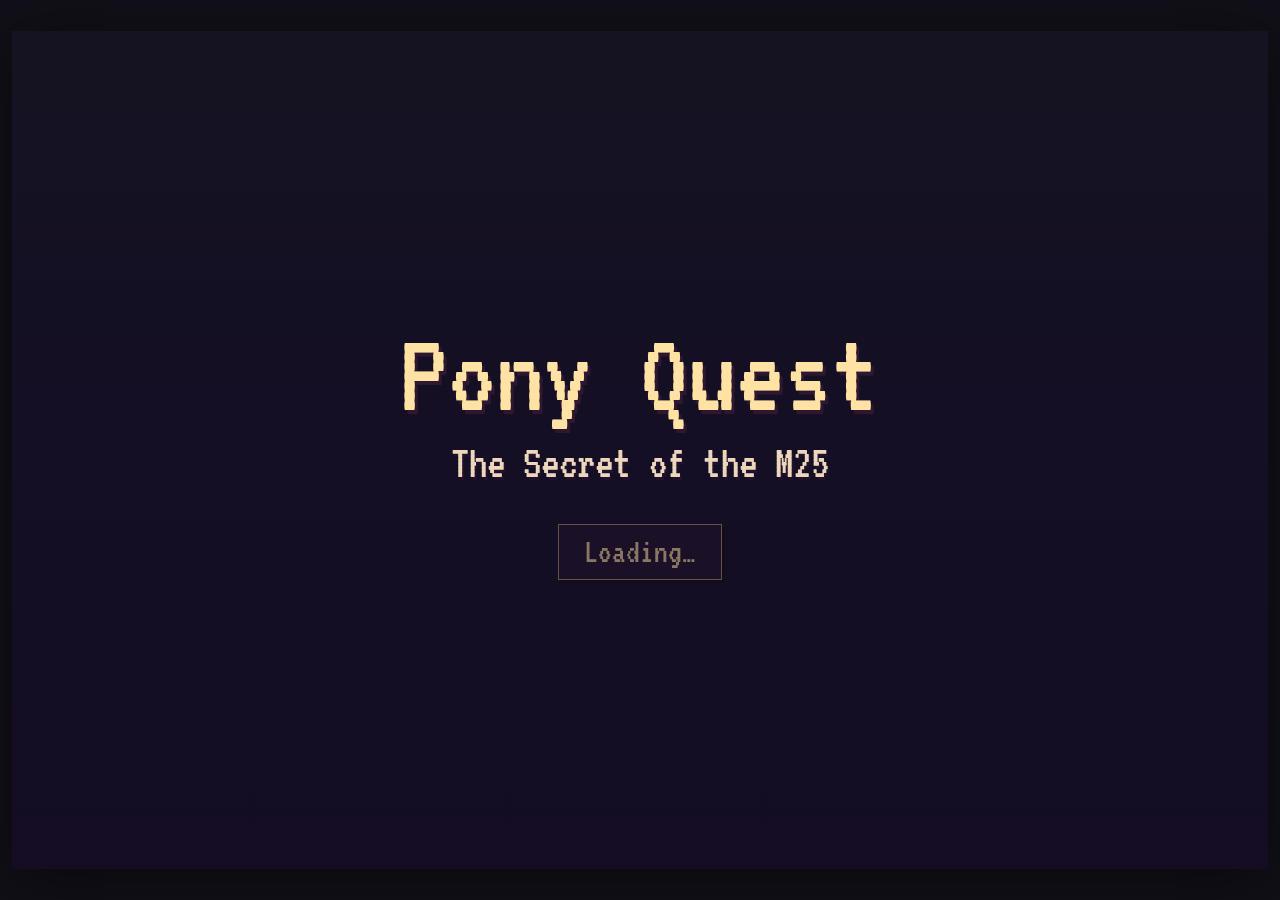
<file: pony-quest-lucasarts.html>
<!DOCTYPE html>
<html lang="en">
<head>
<meta charset="utf-8">
<title>Pony Quest: The Secret of the M25</title>
<meta http-equiv="refresh" content="0; url=index.html">
</head>
<body style="background:#000;color:#ccc;font-family:monospace;text-align:center;padding-top:4em">
<p>Pony Quest has moved to the front page. <a href="index.html" style="color:#8fff8f">Click here if you are not redirected.</a></p>
</body>
</html>
</file>
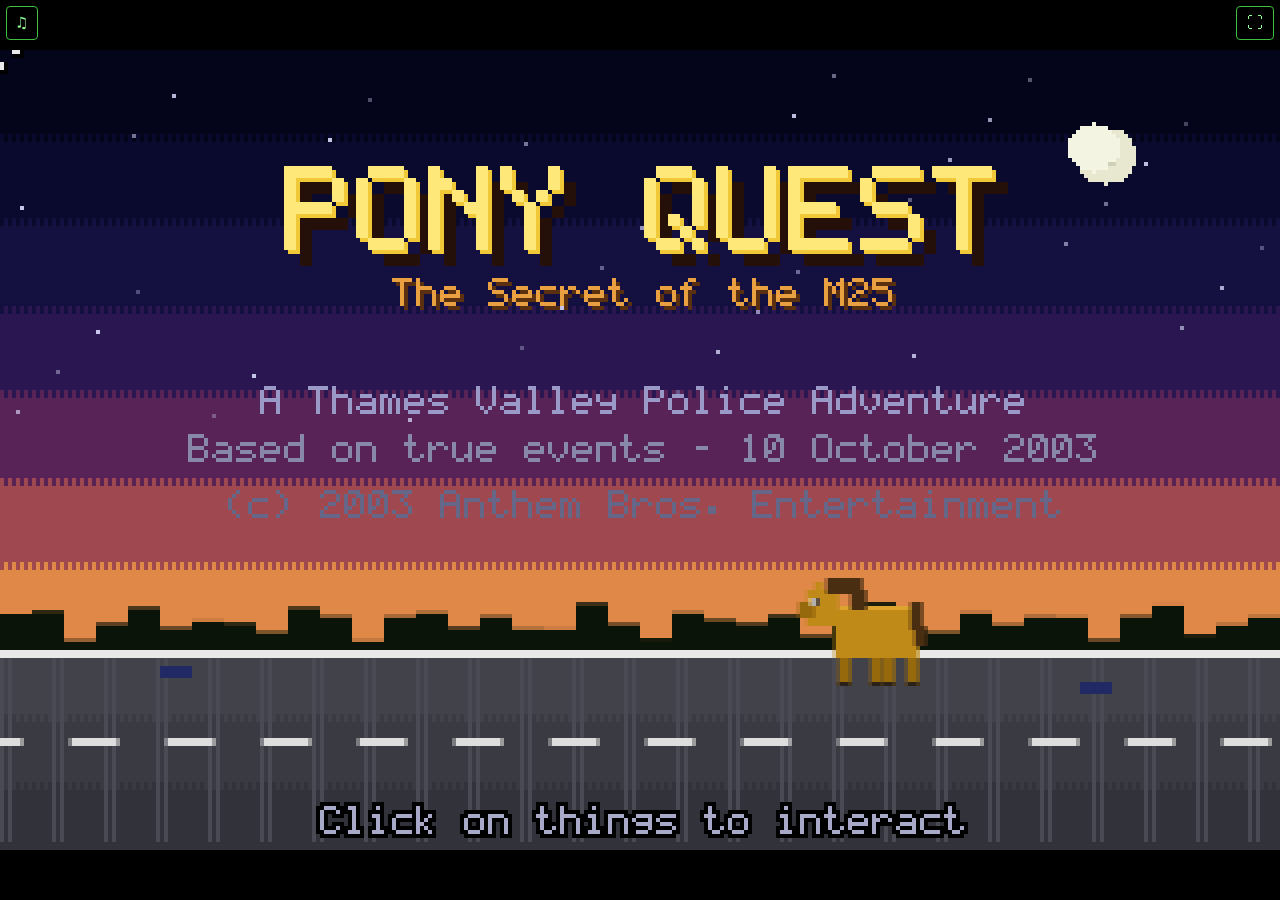
<file: pony-quest-previous.html>
<!DOCTYPE html>
<html lang="en">
<head>
<meta charset="utf-8">
<meta name="viewport" content="width=device-width, initial-scale=1, maximum-scale=1, user-scalable=no, viewport-fit=cover">
<meta name="mobile-web-app-capable" content="yes">
<meta name="apple-mobile-web-app-capable" content="yes">
<meta name="apple-mobile-web-app-status-bar-style" content="black-translucent">
<meta name="theme-color" content="#000000">
<title>Pony Quest: The Secret of the M25</title>
<style>
*{margin:0;padding:0;box-sizing:border-box}
html,body{height:100%}
body{background:#000;display:flex;justify-content:center;align-items:center;
  height:100vh;height:100dvh;overflow:hidden;
  touch-action:none;overscroll-behavior:none;
  -webkit-user-select:none;user-select:none;-webkit-tap-highlight-color:transparent}
canvas{image-rendering:pixelated;image-rendering:crisp-edges;cursor:none;touch-action:none}
#fs,#mu{position:fixed;top:calc(6px + env(safe-area-inset-top));right:calc(6px + env(safe-area-inset-right));
  z-index:9;background:rgba(0,0,0,0.55);color:#8fff8f;border:1px solid #3fbf3f;
  font:16px monospace;line-height:1;padding:8px 10px;border-radius:4px;display:none;cursor:pointer}
#mu{display:block;right:auto;left:calc(6px + env(safe-area-inset-left))}
#rot{position:fixed;left:0;right:0;top:0;z-index:8;background:rgba(0,0,0,0.75);color:#e8e8a0;
  font:12px monospace;text-align:center;padding:6px 4px calc(6px + env(safe-area-inset-top));
  display:none;pointer-events:none}
@media (orientation:portrait) and (pointer:coarse){ #rot{display:block} }
</style>
</head>
<body>
<canvas id="c"></canvas>
<button id="fs" title="Fullscreen">&#x26F6;</button>
<button id="mu" title="Music">&#9835;</button>
<div id="rot">Best played in landscape &#x1F504;</div>
<script>
'use strict';

// ============================================================
//  PONY QUEST: The Secret of the M25
//  A LucasArts-style (SCUMM 9-verb) remake of the M25 incident.
//  320x200, VGA-dithered backgrounds, speech above heads.
// ============================================================

const W = 320, H = 200;
const SCENE_H = 144;          // playfield height
const SENT_Y = 146;           // sentence line baseline area
const UI_Y = 156;             // verb grid / inventory top
const WALK_SPEED = 1.1;

// ===== CANVAS =====
const display = document.getElementById('c');
const dctx = display.getContext('2d');
const buf = document.createElement('canvas');
buf.width = W; buf.height = H;
const fctx = buf.getContext('2d');
const bg = document.createElement('canvas');
bg.width = W; bg.height = SCENE_H;
const bgctx = bg.getContext('2d');

let cx_ = fctx; // current draw target (swapped to bgctx for prerender)

function resize() {
  const vw = window.innerWidth, vh = window.innerHeight;
  const dpr = window.devicePixelRatio || 1;
  const f = Math.min(vw * dpr / W, vh * dpr / H);   // exact fit, in device px
  const s = Math.max(1, Math.floor(f));             // integer render scale
  display.width = W * s; display.height = H * s;
  if (dpr >= 2 || f < 1) {
    // hi-dpi (phones): stretch to exact fit — off-by-a-hair pixels are
    // invisible at this density, and filling the screen matters more
    display.style.width  = Math.floor(W * f / dpr) + 'px';
    display.style.height = Math.floor(H * f / dpr) + 'px';
  } else {
    // desktop: pure integer scaling, perfectly uniform pixels
    display.style.width  = (W * s / dpr) + 'px';
    display.style.height = (H * s / dpr) + 'px';
  }
  dctx.imageSmoothingEnabled = false;
}
window.addEventListener('resize', resize);
window.addEventListener('orientationchange', () => setTimeout(resize, 100));
if (window.visualViewport) window.visualViewport.addEventListener('resize', resize);
document.addEventListener('fullscreenchange', resize);
resize();

// ===== DRAW HELPERS =====
function R(x,y,w,h,c) { cx_.fillStyle=c; cx_.fillRect(x,y,w,h); }
// banded gradient with dithered seams — the VGA sky look
function DGRAD(x,y,w,h,cols) {
  const n=cols.length, bh=h/n;
  for(let i=0;i<n;i++) R(x, Math.floor(y+i*bh), w, Math.ceil(bh)+1, cols[i]);
  for(let i=1;i<n;i++) {
    const by=Math.floor(y+i*bh);
    cx_.fillStyle=cols[i-1];
    for(let r=0;r<2;r++) {
      const yy=by+r;
      if(yy>=y+h) break;
      for(let xx=x+((yy+r)&1); xx<x+w; xx+=2) cx_.fillRect(xx,yy,1,1);
    }
  }
}
// pixel line (no antialiasing, unlike ctx.stroke)
function PLINE(x0,y0,x1,y1,c,w) {
  w=w||1;
  const dx=x1-x0, dy=y1-y0, n=Math.max(Math.abs(dx),Math.abs(dy),1);
  cx_.fillStyle=c;
  for(let i=0;i<=n;i++)
    cx_.fillRect(Math.round(x0+dx*i/n), Math.round(y0+dy*i/n), w, w);
}
// filled pixel circle
function PDISC(cx,cy,r,c) {
  cx_.fillStyle=c;
  for(let y=-r;y<=r;y++){
    const hw=Math.floor(Math.sqrt(r*r-y*y)+0.5);
    cx_.fillRect(Math.round(cx-hw),Math.round(cy+y),hw*2+1,1);
  }
}

// ===== BITMAP FONT (5x7, crisp at any integer scale) =====
const FONT5={
A:'0E11111F111111',B:'1E11111E11111E',C:'0E11101010110E',D:'1E11111111111E',
E:'1F10101E10101F',F:'1F10101E101010',G:'0E11101711110F',H:'1111111F111111',
I:'0E04040404040E',J:'0702020202120C',K:'11121418141211',L:'1010101010101F',
M:'111B1515111111',N:'11191513111111',O:'0E11111111110E',P:'1E11111E101010',
Q:'0E11111115120D',R:'1E11111E141211',S:'0F10100E01011E',T:'1F040404040404',
U:'1111111111110E',V:'11111111110A04',W:'1111111515150A',X:'11110A040A1111',
Y:'11110A04040404',Z:'1F01020408101F',
a:'00000E010F110F',b:'10101E1111111E',c:'00000F1010100F',d:'01010F1111110F',
e:'00000E111F100E',f:'06081C08080808',g:'00000F110F010E',h:'10101E11111111',
i:'04000C0404040E',j:'0200060202120C',k:'10101214181412',l:'0C04040404040E',
m:'00001A15151515',n:'00001E11111111',o:'00000E1111110E',p:'00001E111E1010',
q:'00000F110F0101',r:'00001619101010',s:'00000F100E011E',t:'08081C08080906',
u:'0000111111130D',v:'00001111110A04',w:'0000111115150A',x:'0000110A040A11',
y:'000011110F010E',z:'00001F0204081F',
'0':'0E13151519110E','1':'040C040404040E','2':'0E11010608101F','3':'1F02040201110E',
'4':'02060A121F0202','5':'1F101E0101110E','6':'0608101E11110E','7':'1F010204080808',
'8':'0E11110E11110E','9':'0E11110F01020C',
'.':'000000000C0C00',',':'000000000C0408','!':'04040404040004','?':'0E110102040004',
"'":'04040800000000','"':'0A0A0A00000000',':':'000C0C000C0C00',';':'000C0C000C0408',
'-':'0000000E000000','(':'02040808080402',')':'08040202020408','*':'0004150E150400',
'/':'01010204081010','&':'0C12140815120D','+':'0004041F040400',
};
const GLYPH={};
for(const k in FONT5){ const s=FONT5[k],r=[]; for(let i=0;i<7;i++) r.push(parseInt(s.substr(i*2,2),16)||0); GLYPH[k]=r; }
function normTxt(t){ return String(t).replace(/—/g,'-').replace(/…/g,'...').replace(/[‘’]/g,"'").replace(/[“”]/g,'"'); }
function textW(t,s){ s=s||1; return normTxt(t).length*6*s-s; }
// y = TOP of glyphs. align: 'left'|'center'|'right'
function TXT(t,x,y,c,align,s) {
  s=s||1; t=normTxt(t);
  if(align==='center') x-=textW(t,s)/2;
  else if(align==='right') x-=textW(t,s);
  x=Math.round(x); y=Math.round(y);
  cx_.fillStyle=c;
  for(const ch of t) {
    const g=GLYPH[ch];
    if(g) for(let r=0;r<7;r++){ const v=g[r]; if(!v) continue;
      for(let col=0;col<5;col++) if(v&(16>>col)) cx_.fillRect(x+col*s,y+r*s,s,s);
    }
    x+=6*s;
  }
}
// outlined text, LucasArts speech style (8-direction outline)
function OTXT(t,x,y,c,align,s) {
  for(let ox=-1;ox<=1;ox++) for(let oy=-1;oy<=1;oy++)
    if(ox||oy) TXT(t,x+ox,y+oy,'#000',align,s);
  TXT(t,x,y,c,align,s);
}
// 3x5 micro font for in-world signage (signs, posters, car livery)
const FONT3={
A:'25755',C:'34443',D:'65556',E:'74647',H:'55755',I:'72227',L:'44447',M:'57555',
N:'65555',O:'75557',P:'65644',R:'65655',S:'34216',T:'72222',U:'55557',V:'55552',
X:'55255',Y:'55222','2':'61247','5':'74616',' ':'00000',
};
function TXT3(t,x,y,c) {
  cx_.fillStyle=c; x=Math.round(x); y=Math.round(y);
  for(const ch of t) {
    const g=FONT3[ch];
    if(g) for(let r=0;r<5;r++){ const v=parseInt(g[r],16);
      for(let col=0;col<3;col++) if(v&(4>>col)) cx_.fillRect(x+col,y+r,1,1);
    }
    x+=4;
  }
}
function wrapText(t, max) {
  t=normTxt(t);
  const words=t.split(' '), lines=[];
  let cur='';
  for(const w of words) {
    if((cur+' '+w).trim().length>max) { lines.push(cur.trim()); cur=w; }
    else cur+=' '+w;
  }
  if(cur.trim()) lines.push(cur.trim());
  return lines;
}

// ===== GAME STATE =====
const G = {
  screen: 'title',
  scene: 1,
  inventory: [],
  flags: {},
  player: { x:160, y:134, tx:160, ty:134, frame:0, walking:false, action:null, visible:true },
  pony: { x:200, y:92, tx:200, ty:92, frame:0, timer:0, state:'trot' },
  sayQ: [],            // queue of {actor,text,cb}
  sayCur: null,        // {actor,lines,timer,cb}
  dialog: null,        // {choices:[{label,val}],hover,cb}
  walkCB: null,
  transition: 0,
  nextScene: 0,
  tick: 0,
  journChoices: [],
  hoverHot: null, hoverInv: -1,
};

// one-tap interface: an armed inventory item awaiting its target
const cur = { item:null };
function resetCur(){ cur.item=null; }

// ===== INPUT =====
let mx=0, my=0, clicked=false, rclicked=false;
const TOUCH = ('ontouchstart' in window) || navigator.maxTouchPoints > 0;
function toGame(cx, cy) {
  const r = display.getBoundingClientRect();
  mx = Math.max(0, Math.min(W-1, Math.floor((cx - r.left) / (r.width / W))));
  my = Math.max(0, Math.min(H-1, Math.floor((cy - r.top) / (r.height / H))));
}
display.addEventListener('mousemove', e => toGame(e.clientX, e.clientY));
display.addEventListener('click', () => { initAudio(); clicked=true; });
display.addEventListener('contextmenu', e => { e.preventDefault(); rclicked=true; });

// --- touch: a single tap does everything ---
let touchCur=null;
display.addEventListener('touchstart', e => {
  e.preventDefault();
  initAudio();
  const t=e.changedTouches[0];
  toGame(t.clientX, t.clientY);
  touchCur={x:mx, y:my, moved:false};
}, {passive:false});
display.addEventListener('touchmove', e => {
  e.preventDefault();
  const t=e.changedTouches[0];
  toGame(t.clientX, t.clientY);
  if(touchCur && (Math.abs(mx-touchCur.x)>6 || Math.abs(my-touchCur.y)>6)) touchCur.moved=true;
}, {passive:false});
display.addEventListener('touchend', e => {
  e.preventDefault();
  // first tap on the title screen doubles as the fullscreen gesture (Android)
  if(G.screen==='title' && document.fullscreenEnabled && !document.fullscreenElement)
    document.documentElement.requestFullscreen({navigationUI:'hide'}).catch(()=>{});
  if(touchCur && !touchCur.moved) clicked=true;
  touchCur=null;
}, {passive:false});
display.addEventListener('touchcancel', () => { touchCur=null; });

// --- fullscreen toggle button (hidden where unsupported, e.g. iOS Safari) ---
const fsBtn=document.getElementById('fs');
if(document.fullscreenEnabled) {
  fsBtn.style.display='block';
  const fsToggle=e => {
    e.preventDefault(); e.stopPropagation();
    if(document.fullscreenElement) document.exitFullscreen();
    else document.documentElement.requestFullscreen({navigationUI:'hide'}).catch(()=>{});
  };
  fsBtn.addEventListener('click', fsToggle);
  fsBtn.addEventListener('touchend', fsToggle, {passive:false});
}

// ===== CHIPTUNE (tiny WebAudio sequencer: square lead, triangle bass, hats) =====
let AC=null, masterGain=null, noiseBuf=null, musicOn=true, seqNext=0, seqStep=0;
const STEP8=60/132/2;   // one 8th note at 132 BPM
// melody / bassline as MIDI notes, 0 = rest; 8 bars of 8ths, loops forever
const TUNE_M=[
  76,0,79,0,84,84,79,0,   76,0,79,0,74,0,79,0,
  77,0,81,0,84,84,81,0,   79,77,76,74,72,0,67,0,
  72,76,79,81,83,0,79,0,  84,0,83,81,79,0,76,0,
  77,81,84,0,83,79,77,0,  76,74,72,74,72,0,0,0,
];
const TUNE_B=[
  48,0,55,0,48,0,55,0,  43,0,50,0,43,0,50,0,
  41,0,48,0,41,0,48,0,  48,0,55,0,43,0,55,0,
  48,0,55,0,48,0,55,0,  45,0,52,0,45,0,52,0,
  41,0,48,0,41,0,48,0,  43,0,43,0,48,0,48,0,
];
function initAudio(){
  if(AC) return;
  try{ AC=new (window.AudioContext||window.webkitAudioContext)(); }catch(e){ return; }
  masterGain=AC.createGain(); masterGain.gain.value=0.13; masterGain.connect(AC.destination);
  noiseBuf=AC.createBuffer(1,(AC.sampleRate*0.1)|0,AC.sampleRate);
  const d=noiseBuf.getChannelData(0);
  for(let i=0;i<d.length;i++) d[i]=Math.random()*2-1;
  seqNext=AC.currentTime+0.1; seqStep=0;
  setInterval(seqSchedule,80);
}
function blip(type,midi,t,dur,vol){
  const o=AC.createOscillator(), g=AC.createGain();
  o.type=type; o.frequency.value=440*Math.pow(2,(midi-69)/12);
  g.gain.setValueAtTime(vol,t);
  g.gain.exponentialRampToValueAtTime(0.001,t+dur);
  o.connect(g); g.connect(masterGain);
  o.start(t); o.stop(t+dur+0.02);
}
function tsss(t,dur,vol){
  const s=AC.createBufferSource(); s.buffer=noiseBuf;
  const f=AC.createBiquadFilter(); f.type='highpass'; f.frequency.value=6500;
  const g=AC.createGain();
  g.gain.setValueAtTime(vol,t);
  g.gain.exponentialRampToValueAtTime(0.001,t+dur);
  s.connect(f); f.connect(g); g.connect(masterGain);
  s.start(t); s.stop(t+dur+0.02);
}
function seqSchedule(){
  if(AC.state==='suspended') AC.resume();
  while(seqNext<AC.currentTime+0.3){
    if(musicOn){
      const i=seqStep, t=seqNext;
      if(TUNE_M[i]) blip('square',TUNE_M[i],t,STEP8*0.9,0.22);
      if(TUNE_B[i]) blip('triangle',TUNE_B[i],t,STEP8*0.95,0.5);
      if(i%2===0) tsss(t,0.03,0.05);
      if(i%8===4) tsss(t,0.09,0.11);
    }
    seqStep=(seqStep+1)%TUNE_M.length;
    seqNext+=STEP8;
  }
}
const muBtn=document.getElementById('mu');
const muToggle=e=>{
  e.preventDefault(); e.stopPropagation();
  musicOn=!musicOn;
  muBtn.style.opacity=musicOn?'1':'0.35';
  initAudio();
};
muBtn.addEventListener('click',muToggle);
muBtn.addEventListener('touchend',muToggle,{passive:false});

// ===== SPEECH (text above heads, LucasArts style) =====
const VOICE = {
  paul:   '#ffffff',
  pony:   '#d8a838',
  journ:  '#ff88cc',
  phone:  '#ffff55',
  radio:  '#ffff55',
  cop:    '#88ddff',
  narr:   '#55ffff',
};
function say(actor, text, cb) { G.sayQ.push({actor,text,cb:cb||null}); }
function sayP(text, cb) { say('paul', text, cb); }
function advanceSay() {
  const c = G.sayCur;
  G.sayCur = null;
  if(c && c.cb) c.cb();
}
function updateSay() {
  if(!G.sayCur && G.sayQ.length) {
    const n = G.sayQ.shift();
    G.sayCur = { actor:n.actor, lines:wrapText(n.text, 30), timer:Math.max(110, n.text.length*3.2), cb:n.cb };
  }
  if(G.sayCur) {
    G.sayCur.timer--;
    if(G.sayCur.timer<=0) advanceSay();
  }
}
function sayBusy(){ return G.sayCur!==null || G.sayQ.length>0; }
function actorAnchor(actor) {
  switch(actor) {
    case 'paul':  return {x:G.player.x, y:G.player.y-38};
    case 'pony':  return {x:G.pony.x,   y:G.pony.y-26};
    case 'journ': return {x:210, y:124-40};
    case 'phone': return {x:36,  y:78};
    case 'radio': return {x:60,  y:78};
    case 'cop':   return {x:G.scene===2?115:40, y:G.scene===2?100:64};
    case 'narr':  return {x:160, y:14};
  }
  return {x:160,y:14};
}
function drawSay() {
  const s=G.sayCur;
  if(!s) return;
  const a=actorAnchor(s.actor);
  let wmax=0;
  for(const l of s.lines) wmax=Math.max(wmax, textW(l));
  let sx=Math.max(wmax/2+3, Math.min(W-wmax/2-3, a.x));
  let sy=a.y - (s.lines.length-1)*9 - 7;
  sy=Math.max(3, sy);
  for(let i=0;i<s.lines.length;i++)
    OTXT(s.lines[i], sx, sy+i*9, VOICE[s.actor]||'#fff', 'center');
}

// ===== DIALOG CHOICES (bottom panel, MI style) =====
function showChoices(choices, cb) { G.dialog={choices, hover:-1, cb}; }

// ===== INVENTORY =====
function addItem(id,name,desc){ if(!G.inventory.find(i=>i.id===id)) G.inventory.push({id,name,desc}); }
function hasItem(id){ return G.inventory.some(i=>i.id===id); }
function removeItem(id){ G.inventory=G.inventory.filter(i=>i.id!==id); }

function drawItemIcon(id,x,y) {
  switch(id) {
    case 'rope':
      PDISC(x+5,y+6,4,'#a08040');
      PDISC(x+5,y+6,2,'#000');
      R(x+3,y+3,2,1,'#c0a060'); R(x+8,y+8,2,2,'#806030');
      break;
    case 'apple':
      R(x+3,y+4,6,5,'#c81c1c'); R(x+4,y+3,4,7,'#c81c1c');
      R(x+4,y+4,2,2,'#f06048'); R(x+5,y+1,1,3,'#5a3a1a'); R(x+6,y+2,2,1,'#2a8828');
      break;
    case 'auth':
      R(x+2,y+1,8,10,'#e8e8e0'); R(x+9,y+1,1,10,'#b8b8b0');
      R(x+3,y+3,5,1,'#666'); R(x+3,y+5,6,1,'#666'); R(x+3,y+7,4,1,'#666');
      R(x+7,y+8,2,2,'#b02020');
      break;
  }
}

// ===== SPRITES =====
function drawPaul(px,py,frame,walking,action,talking) {
  px=Math.floor(px); py=Math.floor(py);
  const f=Math.floor(frame)%4;
  const bob = walking && (f===1||f===3) ? 1 : 0;
  const x=px-7, y=py-36+bob;
  // soft shadow
  cx_.fillStyle='rgba(0,0,0,0.3)'; cx_.fillRect(x,py-1,15,2); cx_.fillRect(x+2,py+1,11,1);
  let ll=0, rl=0, al=0, ar=0;
  if(walking){ if(f===0){ll=-2;rl=2;al=2;ar=-2;} else if(f===2){ll=2;rl=-2;al=-2;ar=2;} }
  // ---- legs: dark trousers with crease highlight ----
  R(x+3+ll, y+27, 4, 8, '#1e2946'); R(x+4+ll, y+27, 1, 8, '#2a3a5e');
  R(x+8+rl, y+27, 4, 8, '#1e2946'); R(x+9+rl, y+27, 1, 8, '#2a3a5e');
  // shoes
  R(x+3+ll, y+34, 5, 2, '#0a0a0a'); R(x+3+ll, y+34, 4, 1, '#222');
  R(x+8+rl, y+34, 5, 2, '#0a0a0a'); R(x+8+rl, y+34, 4, 1, '#222');
  // ---- torso: crisp white shirt, shaded right side ----
  R(x+2, y+13, 11, 12, '#f0f0f6');
  R(x+11, y+13, 2, 12, '#c8c8d8');           // shade
  R(x+2, y+13, 1, 12, '#fbfbff');            // light edge
  // epaulettes
  R(x+2, y+13, 3, 2, '#1e2946'); R(x+10, y+13, 3, 2, '#1e2946');
  R(x+3, y+13, 1, 1, '#8a94b0'); R(x+11, y+13, 1, 1, '#8a94b0');
  // collar + black tie
  R(x+6, y+12, 3, 1, '#fbfbff');
  R(x+6, y+13, 3, 2, '#14181f');             // knot
  R(x+7, y+15, 2, 6, '#14181f');
  R(x+6, y+20, 2, 2, '#14181f');             // tie tip swing
  // chest radio (clipped, very 2003)
  R(x+3, y+16, 3, 4, '#181820'); R(x+3, y+16, 3, 1, '#33333f'); R(x+4, y+15, 1, 1, '#555');
  // pocket line
  R(x+9, y+17, 3, 1, '#c8c8d8');
  // ---- duty belt with pouches ----
  R(x+2, y+25, 11, 2, '#0e1219');
  R(x+6, y+25, 2, 2, '#9aa0ae');             // buckle
  R(x+2, y+25, 2, 3, '#1a1f2a');             // pouch L
  R(x+11, y+25, 2, 3, '#1a1f2a');            // pouch R
  // ---- arms ----
  if(action==='phone') {
    R(x-1, y+14, 3, 6, '#e8e8f0'); R(x, y+10, 3, 4, '#e0b088');   // hand to ear
    R(x+1, y+9, 2, 3, '#181820');                                  // the phone
    R(x+12, y+15+ar, 3, 8, '#e8e8f0'); R(x+12, y+22+ar, 3, 2, '#e0b088');
  } else if(action==='calm') {
    R(x+12, y+15, 6, 3, '#e8e8f0'); R(x+17, y+15, 3, 3, '#e0b088'); // arm out
    R(x-1, y+15, 3, 8, '#e8e8f0'); R(x-1, y+22, 3, 2, '#e0b088');
  } else {
    R(x-1, y+14+al, 3, 9, '#e8e8f0'); R(x-2, y+14+al, 1, 8, '#c8c8d8');
    R(x-1, y+22+al, 3, 2, '#e0b088');
    R(x+12, y+14+ar, 3, 9, '#d8d8e4'); R(x+14, y+14+ar, 1, 8, '#b8b8c8');
    R(x+12, y+22+ar, 3, 2, '#d0a078');
  }
  // ---- head ----
  R(x+3, y+5, 9, 8, '#e0b088');
  R(x+10, y+5, 2, 8, '#c09068');             // face shade
  R(x+2, y+7, 1, 3, '#e0b088'); R(x+12, y+7, 1, 3, '#c09068'); // ears
  R(x+2, y+5, 1, 2, '#6a4a2a'); R(x+12, y+5, 1, 2, '#5a3c20'); // sideburns
  // eyes with whites (blink)
  if(G.tick%140>8) {
    R(x+4,y+7,2,1,'#fff'); R(x+8,y+7,2,1,'#fff');
    R(x+5,y+7,1,1,'#203040'); R(x+9,y+7,1,1,'#203040');
  } else { R(x+4,y+7,2,1,'#c09068'); R(x+8,y+7,2,1,'#c09068'); }
  R(x+7,y+9,1,1,'#c09068');                  // nose
  // mouth (talk flap)
  if(talking && Math.floor(G.tick/6)%2) R(x+6,y+11,3,2,'#7a4030');
  else R(x+6,y+11,3,1,'#b07858');
  // ---- peaked cap ----
  R(x+2, y, 11, 4, '#1c2a4a');
  R(x+2, y, 11, 1, '#2e4068');               // crown highlight
  R(x+2, y+3, 11, 1, '#0e1628');             // cap band
  R(x+1, y+4, 13, 1, '#0a0f1c');             // visor
  R(x+3, y+5, 9, 1, '#060a12');              // visor shadow on brow
  R(x+7, y+1, 1, 2, '#d0d0dc');              // badge
}

function drawPonySprite(px,py,frame,state) {
  px=Math.floor(px); py=Math.floor(py);
  const f=Math.floor(frame)%4;
  const bob=(state==='trot'||state==='approach') && (f===1||f===3) ? 1 : 0;
  const x=px-14, y=py-21+bob;
  cx_.fillStyle='rgba(0,0,0,0.25)'; cx_.fillRect(x-2,py-1,28,2);
  let fl=0, bl=0;
  if(state==='trot'||state==='approach'){ if(f<2){fl=-1;bl=1;}else{fl=1;bl=-1;} }
  const COAT='#c08a18', COATL='#e0aa30', COATD='#94660a', DEEP='#6e4c06';
  const MANE='#4a2c10', MANEL='#6a452a', HOOF='#241a0e';
  // ---- legs: sturdy, knee-jointed ----
  const leg=(lx,off)=>{
    R(x+lx, y+13, 3, 4, COATD);
    R(x+lx, y+13, 1, 4, COAT);
    R(x+lx+off, y+16, 3, 4, COATD);
    R(x+lx+off, y+19, 3, 2, HOOF);
  };
  leg(6,fl); leg(10,bl); leg(18,fl); leg(22,bl);
  // ---- the round Shetland barrel ----
  R(x+5, y+2, 20, 2, COAT);                   // rounded top
  R(x+4, y+4, 22, 10, COAT);                  // body
  R(x+6, y+2, 18, 1, COATL);                  // back highlight
  R(x+7, y+5, 10, 5, COATL);                  // shoulder light
  R(x+5, y+11, 21, 3, COATD);                 // belly shade
  R(x+6, y+14, 18, 1, DEEP);                  // belly edge
  R(x+21, y+3, 5, 11, COATD);                 // rump shade
  R(x+23, y+5, 3, 7, DEEP);                   // deep rump
  // ---- tail: thick and swishy ----
  R(x+25, y+2, 4, 4, MANE); R(x+27, y+5, 3, 6, MANE); R(x+28, y+10, 2, 5, MANE);
  R(x+25, y+2, 1, 4, MANEL); R(x+27, y+6, 1, 4, MANEL);
  // ---- head group (drops when eating) ----
  const hd = state==='eating' ? 4 : 0;
  R(x+1, y+2+hd, 8, 9, COAT);                 // thick neck
  R(x+1, y+2+hd, 8, 1, COATL);
  R(x-4, y-1+hd, 9, 7, COAT);                 // head
  R(x-4, y-1+hd, 9, 1, COATL);
  R(x-7, y+1+hd, 4, 5, COAT);                 // muzzle
  R(x-7, y+3+hd, 4, 3, COATD);
  R(x-7, y+2+hd, 1, 1, HOOF);                 // nostril
  R(x-4, y+hd, 2, 5, '#ecdcbc');              // blaze!
  R(x-2, y+1+hd, 2, 2, '#fff');               // eye: big and up to something
  R(x-1, y+1+hd, 1, 2, '#180f06');
  R(x+1, y-4+hd, 2, 4, COAT);                 // ears (small, Shetland-issue)
  R(x+1, y-4+hd, 1, 3, COATD);
  R(x+4, y-4+hd, 2, 3, COAT);
  // ---- the famous mane: huge and shaggy ----
  R(x-1, y-3+hd, 3, 3, MANE);                 // forelock
  R(x-2, y-2+hd, 2, 2, MANE);
  R(x+2, y-3+hd, 6, 3, MANE);                 // crest
  R(x+6, y-1+hd, 4, 5, MANE);                 // down the neck
  R(x+8, y+2+hd, 4, 4, MANE);
  R(x+11, y+4, 3, 3, MANE);                   // withers tuft
  R(x+3, y-3+hd, 4, 1, MANEL);
  R(x+7, y+hd, 2, 2, MANEL);
  R(x+7, y+4+hd, 1, 2, MANE);                 // shaggy fringe
  R(x+10, y+6+hd, 1, 2, MANE);
  R(x+13, y+6, 1, 2, MANE);
  // munching jaw when eating
  if(state==='eating' && Math.floor(G.tick/10)%2) {
    R(x-7, y+5+hd, 4, 2, COATD); R(x-6, y+7+hd, 3, 1, '#3a2a14');
  }
  // rope to Paul
  if(state==='roped'||state==='calm') {
    PLINE(x-3, y+3, G.player.x+5, G.player.y-14, '#a08040');
    R(x-5, y+hd, 1, 6, '#a08040'); R(x-6, y+3+hd, 5, 1, '#8a6c34'); // halter
  }
}

function drawJournalist(jx,jy,talking) {
  jx=Math.floor(jx); jy=Math.floor(jy);
  const x=jx-7, y=jy-36;
  cx_.fillStyle='rgba(0,0,0,0.3)'; cx_.fillRect(x,jy-1,15,2); cx_.fillRect(x+2,jy+1,11,1);
  // legs: khaki with shading
  R(x+3, y+27, 4, 8, '#8a7a56'); R(x+4, y+27, 1, 8, '#9c8c66');
  R(x+8, y+27, 4, 8, '#8a7a56'); R(x+9, y+27, 1, 8, '#7a6a48');
  // wellies (she came prepared; it IS Horse & Hound)
  R(x+3, y+31, 4, 5, '#2e3a28'); R(x+8, y+31, 4, 5, '#2e3a28');
  R(x+3, y+34, 5, 2, '#1c2418'); R(x+8, y+34, 5, 2, '#1c2418');
  // waxed green jacket, shaded
  R(x+2, y+13, 11, 13, '#2e5e26');
  R(x+2, y+13, 11, 1, '#427a36');
  R(x+11, y+13, 2, 13, '#1f4419');
  R(x+7, y+14, 1, 11, '#1f4419');           // zip line
  R(x+3, y+21, 3, 4, '#264e20'); R(x+9, y+21, 3, 4, '#264e20'); // big pockets
  R(x+3, y+21, 3, 1, '#427a36'); R(x+9, y+21, 3, 1, '#427a36');
  // corduroy collar
  R(x+3, y+12, 9, 2, '#6a4e28');
  // press lanyard
  R(x+6, y+14, 1, 5, '#c03838'); R(x+8, y+14, 1, 5, '#c03838');
  R(x+6, y+19, 3, 3, '#e8e8e0'); R(x+7, y+20, 1, 1, '#c03838');
  // left arm down
  R(x-1, y+14, 3, 9, '#2e5e26'); R(x-1, y+22, 3, 2, '#e0b088');
  // right arm holds notepad
  R(x+12, y+14, 3, 5, '#2e5e26');
  R(x+13, y+18, 7, 9, '#f0f0e4');           // notepad
  R(x+13, y+18, 7, 1, '#c8c8b8');           // spiral
  R(x+14, y+21, 5, 1, '#999'); R(x+14, y+23, 5, 1, '#999'); R(x+14, y+25, 3, 1, '#999');
  const scrib = talking && Math.floor(G.tick/8)%2 ? 1:0;
  R(x+15+scrib, y+24, 2, 3, '#e0b088');     // scribbling hand
  R(x+16+scrib, y+22, 1, 3, '#3050c0');     // biro
  // head
  R(x+3, y+5, 9, 8, '#e0b088');
  R(x+10, y+5, 2, 8, '#c09068');
  if(G.tick%170>8) {
    R(x+4,y+8,2,1,'#fff'); R(x+8,y+8,2,1,'#fff');
    R(x+5,y+8,1,1,'#254020'); R(x+9,y+8,1,1,'#254020');
  }
  R(x+7,y+10,1,1,'#c09068');
  if(talking && Math.floor(G.tick/6)%2) R(x+6,y+12,3,2,'#8a3a3a');
  else R(x+6,y+12,3,1,'#a05858');
  // blonde bob with highlight
  R(x+2, y, 11, 5, '#d4a030');
  R(x+2, y, 11, 1, '#e8bc48');
  R(x+1, y+2, 3, 9, '#d4a030'); R(x+11, y+2, 3, 9, '#b8882a');
  R(x+1, y+2, 1, 8, '#e8bc48');
  R(x+2, y+4, 2, 2, '#d4a030');              // fringe over brow
}

function drawPoliceCarBody(x,y) {
  // ground shadow
  DITH(x-1,y+13,43,3,'#24262c');
  // silhouette
  R(x-1, y-1, 42, 12, '#10141c');
  R(x+2, y-6, 29, 6, '#10141c');
  // body: white with shading
  R(x, y, 40, 10, '#f2f4f6');
  R(x, y, 40, 1, '#ffffff');
  R(x, y+7, 40, 3, '#c6cad2');
  // cab roof
  R(x+3, y-5, 27, 5, '#e8ecf0');
  R(x+3, y-5, 27, 1, '#f8fafc');
  // windows with glints
  R(x+5, y-4, 10, 4, '#22384e'); R(x+6, y-4, 3, 2, '#48688c');
  R(x+17, y-4, 11, 4, '#22384e'); R(x+18, y-4, 3, 2, '#48688c');
  R(x+15, y-4, 2, 4, '#d0d4da');              // pillar
  // livery
  TXT3('POLICE', x+9, y+1, '#12308a');
  // battenburg skirt, full length
  for(let i=0;i<8;i++) R(x+i*5, y+6, 5, 3, i%2 ? '#0a40c0' : '#ffcf00');
  // bumpers + lights
  R(x-1, y+2, 1, 6, '#9aa0a8'); R(x+40, y+2, 1, 6, '#9aa0a8');
  R(x+38, y+1, 2, 2, '#ffe9a0'); R(x, y+1, 2, 2, '#c02020');
  // wheels: round, hubbed
  PDISC(x+8, y+11, 4, '#0a0a0c'); PDISC(x+8, y+11, 2, '#34343c'); R(x+7, y+10, 2, 1, '#9a9aa4');
  PDISC(x+32, y+11, 4, '#0a0a0c'); PDISC(x+32, y+11, 2, '#34343c'); R(x+31, y+10, 2, 1, '#9a9aa4');
  // lightbar base
  R(x+9, y-7, 15, 2, '#20242c');
}
function drawCarLights(x,y) {
  const f1 = Math.floor(G.tick/8)%2===0;
  R(x+9,  y-8, 6, 2, f1?'#5566ff':'#1c2050');
  R(x+18, y-8, 6, 2, f1?'#1c2050':'#5566ff');
  if(f1) R(x+8, y-9, 8, 1, 'rgba(90,110,255,0.5)');
  else   R(x+17, y-9, 8, 1, 'rgba(90,110,255,0.5)');
}

// ============================================================
//  BACKGROUNDS (prerendered to bg canvas on scene init)
// ============================================================

function renderBG(n) {
  cx_ = bgctx;
  cx_.clearRect(0,0,W,SCENE_H);
  if(n===1) renderStation();
  else if(n===2) renderMotorway();
  else renderPress();
  cx_ = fctx;
}

// 50% checkerboard dither overlay
function DITH(x,y,w,h,c,par) {
  cx_.fillStyle=c;
  for(let yy=y;yy<y+h;yy++)
    for(let xx=x+((yy+(par||0))&1);xx<x+w;xx+=2)
      cx_.fillRect(xx,yy,1,1);
}
// deterministic speckle
function SPECK(x,y,w,h,c,mod,lim) {
  cx_.fillStyle=c;
  for(let xx=x;xx<x+w;xx++)
    for(let yy=y;yy<y+h;yy++)
      if((xx*7+yy*13)%mod<lim) cx_.fillRect(xx,yy,1,1);
}

// --- Scene 1: Thames Valley Police station office, 6:30 AM ---
function renderStation() {
  // ceiling with tile seams
  R(0,0,W,8,'#cfcabb');
  R(0,7,W,1,'#a8a294');
  for(let tx=20;tx<W;tx+=40) R(tx,0,1,7,'#bab4a5');
  // strip light + glow halo
  R(108,2,104,4,'#fffbe8'); R(110,3,100,2,'#ffffff');
  R(106,2,2,4,'#8a8a80'); R(212,2,2,4,'#8a8a80');
  DITH(96,6,128,3,'#fdf6d8');
  // wall: warm plaster, darker at corners, dither seams
  DGRAD(0,8,W,62,['#c8a878','#c0a070','#b89868']);
  DITH(0,8,26,62,'#a88a5c'); DITH(294,8,26,62,'#a88a5c',1);
  DITH(96,8,128,20,'#d4b484');            // light pool on wall
  // dado rail + lower panel wall
  R(0,70,W,3,'#7a5c38'); R(0,70,W,1,'#8f7046');
  DGRAD(0,73,W,20,['#9a7a4e','#8f7046']);
  for(let vx=8;vx<W;vx+=24) R(vx,74,1,18,'#84663e');
  R(0,93,W,3,'#5a4228'); R(0,93,W,1,'#6e5232');   // skirting
  // floor: blue-grey lino tiles, grout lines + sparse speckle
  DGRAD(0,96,W,SCENE_H-96,['#7a808a','#737982','#6a707a','#626870']);
  for(let ty=104;ty<SCENE_H;ty+=12) R(0,ty,W,1,'#585e66');
  for(let ty=96;ty<SCENE_H;ty+=12) {
    const row=((ty-96)/12|0)%2*11;
    for(let tx=row;tx<W;tx+=22) R(tx,ty,1,Math.min(12,SCENE_H-ty),'#585e66');
  }
  SPECK(0,97,W,SCENE_H-97,'#868c96',23,2);
  SPECK(0,97,W,SCENE_H-97,'#5a6068',29,2);
  // strip light pool
  SPECK(104,98,112,24,'#8e949e',3,1);
  SPECK(124,122,72,16,'#8a9099',4,1);
  // ---- window (left): night outside ----
  R(10,16,68,68,'#4a3820');                // outer frame
  R(12,18,64,64,'#6a5230'); R(12,18,64,2,'#7e6440'); R(12,18,2,64,'#7e6440');
  R(16,22,56,56,'#0e1430');                // glass base
  DGRAD(16,22,56,56,['#0e1430','#141c3e','#1c264e','#242f5c']);
  // distant town: rooftops + lit windows
  R(16,62,18,16,'#0a0e22'); R(38,58,14,20,'#0a0e22'); R(56,64,16,14,'#0a0e22');
  R(20,66,2,2,'#f0d878'); R(26,70,2,2,'#d8b850'); R(42,62,2,2,'#f0d878');
  R(46,68,2,2,'#c8a840'); R(60,68,2,2,'#f0d878'); R(66,72,2,2,'#d8b850');
  // streetlamp
  R(50,56,1,12,'#1c2440'); R(48,54,5,2,'#f8c860'); R(49,56,3,1,'#8a6c30');
  // moon with craters
  PDISC(62,30,6,'#3a4478');                // soft rim
  PDISC(62,30,5,'#e8e8d0'); PDISC(60,29,4,'#f4f4e2');
  R(63,31,2,1,'#d0d0b8'); R(60,28,1,1,'#d8d8c0');
  // stars
  R(22,26,1,1,'#c8ccf0'); R(34,32,1,1,'#9aa0d0'); R(68,44,1,1,'#c8ccf0'); R(28,44,1,1,'#8a90c0');
  // glazing bars + sill
  R(42,22,4,56,'#6a5230'); R(42,22,4,1,'#7e6440');
  R(16,48,56,4,'#6a5230'); R(16,48,56,1,'#7e6440');
  R(10,82,68,4,'#7e6440'); R(10,85,68,1,'#4a3820'); // sill
  R(14,86,60,3,'#3a2c18');                 // sill shadow
  // glass reflection streak
  DITH(18,24,6,20,'#3a4470');
  // ---- door (centre) ----
  R(126,16,50,80,'#3a2410');               // frame
  R(128,18,46,78,'#54381c'); R(128,18,46,2,'#68482a');
  // EXIT sign, glowing
  R(135,19,32,11,'#0a2c10');
  R(136,20,30,9,'#0c3a14'); R(137,21,28,7,'#136020');
  R(137,21,28,1,'#1c7a30');
  TXT3('EXIT',144,23,'#8aff9a');
  // door slab
  R(132,31,38,65,'#6a4a26');
  R(132,31,38,1,'#7e5c34'); R(132,31,1,65,'#7e5c34');
  for(let gy=33;gy<94;gy+=4) R(134,gy,34,1,'#63451f'); // grain
  // recessed panels
  const pnl=(px,pyy,pw,ph)=>{ R(px,pyy,pw,ph,'#4e3416'); R(px+1,pyy+1,pw-2,ph-2,'#5c3e1c');
    R(px,pyy,pw,1,'#3a2610'); R(px,pyy,1,ph,'#3a2610'); R(px+1,pyy+ph-1,pw-1,1,'#7e5c34'); };
  pnl(136,35,14,26); pnl(152,35,14,26);
  pnl(136,65,14,26); pnl(152,65,14,26);
  R(165,62,5,2,'#d8c890'); R(165,62,5,1,'#f0e4b0'); R(168,64,2,3,'#b8a870'); // brass handle
  R(126,16,2,80,'#2a1a0c');                // hinge-side shadow
  // ---- clock: proper pixel circle ----
  PDISC(218,34,11,'#3a2a1a');
  PDISC(218,34,9,'#f0ecd8');
  R(218,26,1,2,'#555'); R(218,40,1,2,'#555'); R(210,34,2,1,'#555'); R(224,34,2,1,'#555');
  PLINE(218,34,218,41,'#1a1a1a');          // minute: 30
  PLINE(218,34,213,36,'#1a1a1a');          // hour: ~6:30
  R(218,34,1,1,'#802020');
  R(214,46,9,2,'#2a1e10');                 // wall shadow under clock
  // ---- notice board: cork with pinned clutter ----
  R(230,22,58,48,'#4e3618');
  R(232,24,54,44,'#5e4220'); R(232,24,54,1,'#6e5030');
  R(235,27,48,38,'#b08c58');
  SPECK(235,27,48,38,'#9a7848',7,2); SPECK(235,27,48,38,'#c0a068',11,2);
  // fun run flyer
  R(238,30,16,13,'#f0ead4'); R(240,33,12,1,'#888'); R(240,36,9,1,'#888'); R(240,39,11,1,'#bbb');
  R(245,30,1,1,'#c02020');
  // MISSING CAT poster (Sgt Willis lives in hope)
  R(257,31,21,15,'#ffe9a8'); R(259,33,17,1,'#666');
  R(263,36,7,6,'#8a8a8a'); R(264,37,2,1,'#333'); R(268,37,2,1,'#333'); // cat face
  R(262,35,2,2,'#8a8a8a'); R(269,35,2,2,'#8a8a8a');                    // ears
  R(267,31,1,1,'#2020c0');
  // kettle memo
  R(240,46,15,16,'#a8d4f0'); R(242,49,11,1,'#557'); R(242,52,9,1,'#557'); R(242,55,11,1,'#557');
  R(247,46,1,1,'#c02020');
  // rota grid
  R(259,48,22,14,'#f0d8a8');
  for(let gx=261;gx<279;gx+=5) R(gx,50,1,10,'#a08850');
  for(let gy=50;gy<60;gy+=4) R(261,gy,18,1,'#a08850');
  R(270,48,1,1,'#20a040');
  // ---- coat rack (right wall) ----
  R(303,42,5,54,'#54381c'); R(303,42,2,54,'#68482a');
  R(294,46,18,4,'#54381c'); R(294,46,18,1,'#68482a');
  R(295,50,2,3,'#3a2610'); R(306,50,2,3,'#3a2610'); // hooks
  // Paul's hi-vis on the near hook
  R(292,52,8,15,'#e8d820'); R(292,52,8,3,'#f4ec4c'); R(293,58,6,2,'#c8c8c8');
  // ---- filing cabinet ----
  R(176,54,32,42,'#7e8288');
  R(176,54,32,2,'#9ea2a8'); R(176,54,2,42,'#8e9298');
  R(206,54,2,42,'#5e6268');
  for(let d=0;d<3;d++) {
    R(180,59+d*12,24,10,'#6e7278');
    R(180,59+d*12,24,1,'#8e9298');
    R(180,68+d*12,24,1,'#52565c');
    R(188,62+d*12,8,3,'#4e5258'); R(189,63+d*12,6,1,'#9ea2a8'); // recessed handle
    R(182,61+d*12,4,3,'#d8d8d0');                                // label slot
  }
  // kettle of contention, on top
  R(184,47,13,8,'#c8ccd2'); R(184,47,13,2,'#e2e6ea'); R(196,49,3,4,'#c8ccd2');
  R(186,45,8,2,'#3a3a40'); R(182,50,2,3,'#8a8e94');
  R(176,96,32,3,'#4a4e54');                // cabinet floor shadow
  // ---- poster left of door: Thames Valley Police ----
  R(93,31,30,42,'#1a1408');                    // wooden frame
  R(94,32,28,40,'#0e2a56');                    // deep blue field
  R(94,32,28,1,'#2a4a86'); R(94,32,1,40,'#1e3a70');
  R(95,34,26,1,'#c8d4e8'); R(95,69,26,1,'#8aa0c0');   // keyline border
  R(95,34,1,36,'#c8d4e8'); R(120,34,1,36,'#8aa0c0');
  // crown
  R(105,36,6,2,'#d8b030');
  R(105,35,1,1,'#f0d060'); R(107,34,2,1,'#f0d060'); R(110,35,1,1,'#f0d060');
  // shield
  R(104,39,8,6,'#d8b030');
  R(105,45,6,2,'#d8b030'); R(106,47,4,1,'#d8b030'); R(107,48,2,1,'#b89020');
  R(104,39,8,1,'#f0d060'); R(104,39,1,6,'#f0d060');
  R(106,41,4,4,'#0e2a56');                     // inner field
  R(107,42,2,2,'#d8b030');
  TXT3('THAMES',97,52,'#dce8f4');
  TXT3('VALLEY',97,58,'#dce8f4');
  TXT3('POLICE',97,64,'#f0d060');
  // ---- desk: proper wood, drawers, shadow ----
  R(4,124,122,6,'#2c2018');                // floor shadow
  R(8,94,114,8,'#7a5426');
  R(8,94,114,2,'#8f6634'); R(8,94,1,8,'#8f6634');
  for(let gx=12;gx<118;gx+=9) R(gx,97,6,1,'#6e4a20'); // grain
  R(10,102,110,24,'#4e3012');
  R(10,102,110,2,'#5e3c1c');
  R(14,106,48,17,'#42280e'); R(15,107,46,15,'#4a2c10');   // drawer L
  R(34,113,8,2,'#8a6c34');
  R(66,106,48,17,'#42280e'); R(67,107,46,15,'#4a2c10');   // drawer R
  R(86,113,8,2,'#8a6c34');
  R(13,126,5,7,'#38220a'); R(112,126,5,7,'#38220a');      // legs
  // chair behind desk
  R(54,84,26,8,'#22222c'); R(54,84,26,2,'#32323e');
  R(58,66,18,19,'#2a2a36'); R(58,66,18,2,'#3a3a48'); R(59,68,3,15,'#343440');
  R(56,90,3,6,'#18181e'); R(75,90,3,6,'#18181e');
  // in/out tray + papers
  R(98,88,20,6,'#5a5a64'); R(99,86,18,3,'#e8e8dc'); R(100,84,16,2,'#dcdccc');
  R(101,85,12,1,'#999');
  // desk phone (proper 2003 unit, cord included)
  R(22,86,26,10,'#20202a'); R(22,86,26,2,'#33333f');
  R(24,90,12,4,'#2c2c38');
  for(let bx=0;bx<3;bx++) for(let by=0;by<2;by++) R(38+bx*3,89+by*3,2,2,'#484856');
  R(20,82,8,5,'#20202a'); R(42,82,8,5,'#20202a'); R(22,80,26,4,'#2a2a36'); // handset
  R(22,80,26,1,'#3c3c4a');
  PLINE(20,86,14,94,'#33333f');            // curly-ish cord
  R(13,92,2,2,'#33333f'); R(15,90,2,2,'#33333f');
  // radio base station + antenna
  R(52,84,20,12,'#2a2a32'); R(52,84,20,2,'#3c3c46');
  R(54,88,12,6,'#14141a'); R(55,89,10,4,'#1e3a1e'); R(56,90,6,1,'#4ac04a');
  R(68,86,3,8,'#3c3c46'); R(69,87,1,6,'#666');
  R(66,78,2,7,'#8a8a92'); R(65,77,4,1,'#8a8a92');
  // fruit bowl
  R(72,90,14,5,'#7a5c34'); R(73,89,12,2,'#8f6e40'); R(74,94,10,1,'#5e4424');
  // coffee mug, steaming
  R(86,87,9,8,'#ece4d4'); R(86,87,9,1,'#f8f4e8'); R(94,89,3,4,'#ece4d4');
  R(87,88,7,2,'#4a2810');
  R(88,82,1,3,'#c8c4b8'); R(90,80,1,3,'#c8c4b8'); // steam
  // TVP mug slogan
  R(88,91,4,3,'#2050a0');
}

// dynamic per-frame extras for scene 1
function drawStationDyn() {
  // phone light + handset judder while ringing
  const flash = G.flags.phoneRinging && Math.floor(G.tick/12)%2===0;
  R(44,88,3,3, flash?'#ff2222':'#441111');
  if(flash) R(43,87,5,1,'rgba(255,80,80,0.4)');
  if(G.flags.phoneRinging) {
    const j=Math.floor(G.tick/4)%2;
    R(22,79-j,26,1,'#3c3c4a');
    if(G.tick%160<55) OTXT('RRRING!', 36, 66, '#ffff66', 'center');
  }
  // rope coiled on hook (pixel rings, no antialiasing)
  if(!hasItem('rope') && !G.flags.ropeOnPony) {
    PDISC(307,61,6,'#8a6c34');
    PDISC(307,61,4,'#a58448');
    PDISC(307,61,2,'#54381c');
    R(304,56,3,2,'#c0a060');
    R(308,65,4,3,'#8a6c34'); R(310,67,3,2,'#75582a'); // loose end
  }
  // apple in bowl
  if(!hasItem('apple') && !G.flags.appleGone) {
    R(76,86,6,5,'#c81c1c'); R(77,85,4,7,'#c81c1c');
    R(77,87,2,2,'#f06048'); R(78,83,1,3,'#5a3a1a'); R(79,84,2,1,'#2a8828');
  }
}

// --- Scene 2: M25 southbound, dawn ---
function renderMotorway() {
  // dawn sky: rich banded gradient
  DGRAD(0,0,W,50,['#141034','#301a4c','#58255a','#8c3a58','#b85846','#dd8040','#f0a850']);
  // dithered cloud streaks
  DITH(30,12,80,3,'#3c2456'); DITH(140,8,110,3,'#241848',1);
  DITH(60,26,120,3,'#a04c50'); DITH(190,34,90,2,'#cc6c44',1);
  // rising sun, half over the treeline
  PDISC(252,48,9,'#ffd870'); PDISC(252,47,7,'#ffefa8');
  DITH(238,36,29,12,'#f0b058');
  // birds
  R(80,18,2,1,'#100c28'); R(83,17,2,1,'#100c28'); R(96,24,2,1,'#100c28'); R(99,23,2,1,'#100c28');
  // tree line, two-tone with dawn-lit tops
  for(let tx=0;tx<W;tx+=7) {
    const th=4+Math.sin(tx*0.31)*2.5+Math.cos(tx*0.73)*1.5;
    R(tx,50-th,7,th+8,'#10240f');
    R(tx,50-th,7,2,'#23401c');
  }
  DITH(0,52,W,4,'#1a3016');
  // ---- grass verge (left) ----
  DGRAD(0,56,90,SCENE_H-56,['#2a5a1a','#316522','#3a7a2a','#428832']);
  SPECK(0,58,86,SCENE_H-58,'#245414',11,3);
  SPECK(0,58,86,SCENE_H-58,'#4c9038',13,2);
  // a few daisies
  R(12,96,2,2,'#e8e8e0'); R(30,116,2,2,'#e8e8e0'); R(70,130,2,2,'#e8e8e0'); R(48,102,2,2,'#e0d040');
  // field beyond fence: the herd that did NOT escape (smug)
  const miniPony=(mx,my,c1,c2)=>{
    R(mx,my,8,4,c1); R(mx+1,my-1,6,1,c1); R(mx-2,my-2,4,3,c1);
    R(mx-1,my-3,4,1,c2); R(mx+7,my-1,2,3,c2);            // mane+tail
    R(mx+1,my+4,1,2,c2); R(mx+3,my+4,1,2,c2); R(mx+5,my+4,1,2,c2); R(mx+7,my+4,1,2,c2);
    R(mx-2,my-1,1,1,'#100c08');                           // eye
  };
  miniPony(16,60,'#c08a18','#7a5408');
  miniPony(38,64,'#8a6a3a','#4a3212');
  miniPony(28,57,'#d8d0c0','#8a8478');
  // ---- post & rail fence with THE gap (x52..80) ----
  for(let fx=6;fx<=80;fx+=14) {
    if(fx>48 && fx<80) continue;
    R(fx,58,3,24,'#6a5030'); R(fx,58,1,24,'#7e6240'); R(fx,58,3,2,'#8a6c48');
  }
  R(6,63,44,3,'#6a5030'); R(6,63,44,1,'#7e6240');
  R(6,73,44,3,'#6a5030'); R(6,73,44,1,'#7e6240');
  // splintered rail ends at the gap
  R(50,63,5,3,'#8a6c48'); R(54,64,2,1,'#a58448');
  R(50,73,4,3,'#8a6c48'); R(53,75,2,1,'#a58448');
  R(78,64,2,2,'#8a6c48'); R(78,74,2,2,'#8a6c48');
  // hoof-churned mud through the gap
  DITH(52,80,28,8,'#5a4424'); DITH(56,88,22,6,'#4e3a1e',1);
  R(60,84,3,2,'#3a2c14'); R(68,90,3,2,'#3a2c14');
  // ---- distant overbridge across the carriageway ----
  R(90,50,230,3,'#3a3a44'); R(90,50,230,1,'#50505c');
  R(120,53,4,3,'#32323c'); R(200,53,4,3,'#32323c'); R(280,53,4,3,'#32323c');
  // overhead matrix board on the bridge
  R(184,37,52,14,'#14161c');
  R(184,37,52,1,'#2e323c'); R(184,37,1,14,'#2e323c');
  R(186,39,48,10,'#0a0c10');
  TXT3('M25 SHUT',194,42,'#ffb020');
  // ---- road surface ----
  DGRAD(90,56,W-90,SCENE_H-56,['#52525a','#4c4c54','#46464e','#40404a']);
  SPECK(92,58,W-92,SCENE_H-58,'#5a5a64',17,2);
  SPECK(92,58,W-92,SCENE_H-58,'#3a3a42',19,2);
  // tyre-wear bands in each lane
  DITH(112,58,10,SCENE_H-58,'#44444c'); DITH(132,58,10,SCENE_H-58,'#44444c',1);
  DITH(170,58,10,SCENE_H-58,'#44444c'); DITH(190,58,10,SCENE_H-58,'#44444c',1);
  DITH(230,58,10,SCENE_H-58,'#44444c'); DITH(250,58,10,SCENE_H-58,'#44444c',1);
  // oil stain + old skid
  DITH(180,100,14,8,'#30303a'); DITH(184,104,8,5,'#26262e',1);
  DITH(242,70,3,26,'#3a3a42'); DITH(246,70,3,26,'#3a3a42',1);
  // edge line
  R(90,56,3,SCENE_H-56,'#e8e8e8'); R(93,56,1,SCENE_H-56,'#b8b8b8');
  // lane dashes + cat's eyes
  for(let ly=58;ly<SCENE_H;ly+=14) {
    R(148,ly,3,7,'#e8e8e8'); R(208,ly,3,7,'#e8e8e8'); R(268,ly,3,7,'#e8e8e8');
    R(149,ly+10,2,2,'#f0d858'); R(209,ly+10,2,2,'#f0d858'); R(269,ly+10,2,2,'#f0d858');
  }
  // hard shoulder line + crash barrier (right)
  R(300,56,2,SCENE_H-56,'#e8e8e8');
  for(let by=60;by<SCENE_H;by+=18) { R(308,by,4,12,'#8a8a94'); R(308,by,1,12,'#b0b0ba'); }
  for(let ry=68;ry<SCENE_H;ry+=30) {
    R(305,ry,15,4,'#b8b8c2'); R(305,ry,15,1,'#d8d8e0'); R(305,ry+3,15,1,'#8a8a94');
  }
  // ---- closure sign: one tidy board ----
  R(102,81,3,11,'#4a4a52'); R(102,81,1,11,'#6e6e78');    // legs
  R(119,81,3,11,'#4a4a52'); R(119,81,1,11,'#6e6e78');
  R(99,91,9,2,'#33333b'); R(116,91,9,2,'#33333b');       // feet
  R(95,61,34,21,'#101014');                              // black keyline
  R(96,62,32,19,'#ffd820');                              // yellow face
  R(96,62,32,1,'#ffe860'); R(96,80,32,1,'#d8b010');
  R(96,62,1,19,'#ffe860'); R(127,62,1,19,'#d8b010');
  TXT3('M25',106,65,'#101014');
  TXT3('CLOSED',100,72,'#101014');
  // ---- cones, with stripes and shadows ----
  for(let cn=136;cn<190;cn+=14) {
    R(cn+1,88,3,3,'#e84400'); R(cn,91,5,3,'#f8f0e0'); R(cn-1,94,7,4,'#e84400');
    R(cn+1,88,1,3,'#ff7838'); R(cn-1,94,1,4,'#ff7838');
    R(cn-2,98,9,2,'#c83800'); R(cn-2,99,9,1,'#8a2800');
    DITH(cn-3,100,11,2,'#38383f');
  }
  // police cars (bodies; lights drawn dynamic)
  drawPoliceCarBody(96,116);
  drawPoliceCarBody(238,124);
}
function drawMotorwayDyn() {
  drawCarLights(96,116);
  drawCarLights(238,124);
  if(G.flags.applePlaced && !G.flags.appleEaten2) {
    R(G.flags.appleX-2, G.flags.appleY-3, 5, 4, '#c81c1c');
    R(G.flags.appleX-2, G.flags.appleY-2, 2, 1, '#f06048');
    R(G.flags.appleX-1, G.flags.appleY-5, 1, 2, '#5a3a1a');
  }
}

// --- Scene 3: hard shoulder press scrum, 7:20 AM ---
function renderPress() {
  // brightening morning sky
  DGRAD(0,0,W,38,['#5a4488','#8a5a74','#c87850','#eda454','#f8c468']);
  DITH(20,8,90,3,'#6e4e80'); DITH(160,16,120,3,'#d88850',1);
  // sun properly up now
  PDISC(268,20,8,'#fff0b0'); PDISC(268,19,6,'#fffce0');
  DITH(254,10,29,14,'#f8d078');
  // birds heading somewhere sensible
  R(48,10,2,1,'#2a1c40'); R(51,9,2,1,'#2a1c40'); R(62,14,2,1,'#2a1c40');
  // treeline
  for(let tx=0;tx<W;tx+=6) {
    const th=4+Math.sin(tx*0.4)*2+Math.cos(tx*0.9);
    R(tx,38-th,6,th+6,'#1e3e18');
    R(tx,38-th,6,2,'#33582a');
  }
  // distant carriageway, traffic flowing again
  DGRAD(0,42,W,22,['#5e5e66','#56565e','#50505a']);
  SPECK(0,44,W,18,'#66666e',13,2);
  for(let lx=0;lx<W;lx+=16) R(lx,52,8,2,'#d8d8d8');
  R(0,42,W,1,'#6e6e78');
  // crash barrier with posts
  R(0,62,W,2,'#8a8a94');
  R(0,64,W,4,'#b8b8c2'); R(0,64,W,1,'#d8d8e0'); R(0,67,W,1,'#8a8a94');
  for(let px=8;px<W;px+=24) R(px,64,2,8,'#6e6e78');
  // hard shoulder, textured
  DGRAD(0,72,W,16,['#7e7e76','#76766e','#6e6e66']);
  SPECK(0,73,W,14,'#8a8a82',11,2); SPECK(0,73,W,14,'#62625a',17,2);
  R(0,72,W,1,'#9a9a92');
  // grass, flowered
  DGRAD(0,88,W,SCENE_H-88,['#4a7a3a','#428838','#3a7a34','#347030']);
  SPECK(0,90,W,SCENE_H-90,'#2e5c24',13,3);
  SPECK(0,90,W,SCENE_H-90,'#5a9c48',11,2);
  R(146,98,2,2,'#e8e8e0'); R(250,110,2,2,'#e8e8e0'); R(292,96,2,2,'#e0d040');
  R(178,132,2,2,'#e8e8e0'); R(36,120,2,2,'#e0d040');
  // the Horse & Hound press hatchback, parked with journalistic urgency
  R(252,74,52,14,'#2e5e26'); R(252,74,52,2,'#427a36');
  R(258,68,34,7,'#2a5422'); R(262,69,10,5,'#8ab0c8'); R(276,69,12,5,'#8ab0c8');
  R(263,69,3,3,'#b8d4e4');
  R(252,80,52,3,'#f0ead4');                    // livery stripe
  TXT3('H  H',264,80,'#8a2020'); R(272,81,3,1,'#8a2020');
  R(256,84,8,7,'#0c0c0e'); R(258,86,4,3,'#3a3a42');
  R(290,84,8,7,'#0c0c0e'); R(292,86,4,3,'#3a3a42');
  R(302,76,2,3,'#ffe9a0');
  // roof-tossed camera bag + thermos: deadline chic
  R(268,64,10,4,'#5a4a32'); R(280,64,4,5,'#c03838'); R(280,64,4,1,'#e05858');
  drawPoliceCarBody(16,76);
  drawPoliceCarBody(64,80);
  // skid marks where somebody braked for a pony
  R(112,76,16,2,'#4e4e46'); R(114,80,13,2,'#4e4e46');
}
function drawPressDyn() {
  drawCarLights(16,76);
  drawCarLights(64,80);
  // background traffic flowing again (with windows and glints)
  const o=(G.tick*0.6)%(W+40);
  const car=(cx0,cy,c)=>{ const x=cx0-20;
    R(x,cy,12,4,c); R(x+2,cy-2,7,3,c); R(x+3,cy-1,5,2,'#28405e');
    R(x+1,cy+3,2,2,'#111'); R(x+9,cy+3,2,2,'#111');
  };
  car(o,46,'#c04040'); car((o+90)%(W+40),48,'#4060c0');
  car((o+180)%(W+40),45,'#909098'); car((o+260)%(W+40),49,'#40a050');
}

// ============================================================
//  HOTSPOTS
// ============================================================
// Each hotspot: rect, stand point (sx,sy), per-verb handlers,
// items{} for "Use X with / Give X to", rverb = right-click default.

function getHotspots() {
  switch(G.scene) {
    case 1: return [
      { id:'phone', label:'phone', x:20,y:80,w:30,h:18, sx:36,sy:128, rverb:'use',
        lookat:()=>sayP(G.flags.phoneAnswered
          ? "The desk phone. The red light has finally stopped flashing."
          : "A standard-issue Thames Valley Police desk phone. The red light is flashing like it's personal."),
        use:()=>answerPhone(), pickup:()=>answerPhone(), open:()=>sayP("It's a phone, not a sandwich."),
        talkto:()=>sayP(G.flags.phoneAnswered ? "There's no one on the line now. Just me and the dial tone, and we've said all we need to." : "Traditionally one lifts the receiver first. Even in Thames Valley."),
      },
      { id:'radio', label:'radio', x:52,y:78,w:20,h:20, sx:60,sy:128, rverb:'use',
        lookat:()=>sayP("My police radio. It crackles with authority. Mostly crackles, actually."),
        use:()=>useRadio(), talkto:()=>useRadio(),
        pickup:()=>sayP("It stays on the desk. Health and safety did a whole seminar about it."),
      },
      { id:'coffee', label:'mug of coffee', x:84,y:87,w:13,h:11, sx:88,sy:128, rverb:'use',
        lookat:()=>sayP("My morning coffee. Strong enough to arrest someone on its own."),
        use:()=>sayP("Mmm. Tastes like duty."),
        pickup:()=>sayP("If I carry it, I'll only end up spilling it on a pony. Trust me on this."),
        push:()=>sayP("Careful! That's evidence. Of my caffeine problem."),
      },
      { id:'apple', label:'apple', x:70,y:84,w:16,h:13, sx:78,sy:128, rverb:'pickup',
        lookat:()=>hasItem('apple')||G.flags.appleGone
          ? sayP("An empty fruit bowl. The five-a-day plan is going badly.")
          : sayP("A fresh red apple. I was saving it for lunch. Ponies famously love these."),
        pickup:()=>{
          if(hasItem('apple')||G.flags.appleGone) return sayP("The bowl is empty. Like my stomach will be at lunchtime.");
          addItem('apple','apple','A fresh red apple. Crunchy. Tactically delicious.');
          sayP("Sorry, lunch. You've been promoted to police equipment.");
        },
        use:()=>sayP("Not yet. I have a feeling someone four-legged will want this more than I do."),
      },
      { id:'window', label:'window', x:12,y:18,w:64,h:64, sx:44,sy:128, rverb:'lookat',
        lookat:()=>sayP("Pre-dawn darkness. Somewhere out there is the M25, and somewhere on it, apparently, is a Shetland pony."),
        open:()=>sayP("Painted shut since 1987. Budget cuts."),
        use:()=>sayP("I can see myself in the reflection. Looking sharp, Anthem. Looking sharp."),
      },
      { id:'clock', label:'clock', x:206,y:22,w:24,h:24, sx:218,sy:128, rverb:'lookat',
        lookat:()=>sayP("Half past six in the morning. Friday the tenth of October, 2003. Far too early for equine emergencies."),
        use:()=>sayP("I can't turn back time. Believe me, I've tried at every Monday briefing."),
        push:()=>sayP("Time flies on its own, thanks."),
        pull:()=>sayP("Pulling the clock will not delay rush hour."),
      },
      { id:'board', label:'notice board', x:230,y:22,w:58,h:48, sx:260,sy:128, rverb:'lookat',
        lookat:()=>sayP("A charity fun run, a missing cat poster, and a two-page memo about kettle usage. Someone used the word 'henceforth'."),
        pickup:()=>sayP("I'm not taking the missing cat poster down. Sergeant Willis is still hopeful. It's been eight months."),
        pull:()=>sayP("If I pull one pin, the whole administrative house of cards comes down."),
      },
      { id:'hivis', label:'hi-vis jacket', x:289,y:50,w:13,h:19, sx:294,sy:130, rverb:'lookat',
        lookat:()=>sayP("My high-visibility jacket. Dazzling. Radiant. Utterly wasted on an empty motorway."),
        pickup:()=>sayP("No. The moment I put on the hi-vis, this officially becomes a Major Incident. Paperwork doubles."),
        use:()=>sayP("The white shirt photographs better, and something tells me there will be photographs."),
      },
      { id:'rope', label:'rope', x:300,y:44,w:20,h:36, sx:300,sy:130, rverb:'pickup',
        lookat:()=>hasItem('rope')||G.flags.ropeOnPony
          ? sayP("Just an empty coat hook now.")
          : sayP("A sturdy coil of rope on the coat rack. Excellent for rounding things up. Things with hooves, say."),
        pickup:()=>{
          if(hasItem('rope')||G.flags.ropeOnPony) return sayP("I already took it.");
          addItem('rope','rope','A sturdy rope. Standard issue for non-standard mornings.');
          sayP("I have a feeling this is going to be a rope sort of a day.");
        },
        pull:()=>sayP("It's not attached to anything except the hook. And my destiny."),
        use:()=>sayP("Maybe I should just pick it up like a normal officer."),
      },
      { id:'kettle', label:'kettle', x:180,y:43,w:22,h:13, sx:192,sy:128, rverb:'lookat',
        lookat:()=>sayP("The station kettle. Subject of the strongly-worded memo on the notice board. It has seen things."),
        use:()=>sayP("No. That kettle takes nine minutes, and somewhere out there a pony is doing seventy... hooves per minute."),
        pickup:()=>sayP("Remove the kettle? There'd be a mutiny by the ten o'clock briefing."),
        open:()=>sayP("Limescale. Layers of it. Geological, honestly. Some of it predates the M25."),
        talkto:()=>sayP("\"Stay strong.\" It's under a lot of pressure. Mostly steam-related."),
      },
      { id:'cabinet', label:'filing cabinet', x:176,y:56,w:30,h:40, sx:190,sy:128, rverb:'open',
        lookat:()=>sayP("Decades of Thames Valley paperwork. None of it about ponies. Yet."),
        open:()=>sayP("I open the drawer. Forms. Forms about forms. I close the drawer."),
        use:()=>sayP("No time for filing. There's a pony at large."),
        pull:()=>sayP("The top drawer is alphabetised by regret."),
      },
      { id:'desk', label:'desk', x:8,y:96,w:114,h:30, sx:64,sy:130, rverb:'lookat',
        lookat:()=>sayP("My desk. Phone, radio, coffee, paperwork. The four food groups of policing."),
        push:()=>sayP("It's bolted down. Like everything else around here, including my career."),
      },
      { id:'door', label:'door', x:128,y:18,w:46,h:80, sx:151,sy:128, rverb:'open',
        lookat:()=>sayP("The way out. My car's parked just outside."),
        open:()=>tryLeave(), use:()=>tryLeave(), walkto:()=>tryLeave(),
        close:()=>sayP("It IS closed. The station is very secure. Mostly."),
        talkto:()=>sayP("I could talk to the door, or I could walk through it like a professional."),
      },
    ];
    case 2: return [
      { id:'gap', label:'gap in the fence', x:44,y:54,w:40,h:38, sx:96,sy:104, rverb:'walkto',
        walkto:()=>tryReturnPony(),
      },
      { id:'pony', label:'Shetland pony',
        x:G.pony.x-22, y:G.pony.y-26, w:44, h:30,
        sx:Math.max(100,Math.min(300,G.pony.x-24)), sy:Math.max(100,Math.min(136,G.pony.y+12)),
        tap:()=>{
          const s=G.pony.state;
          if(s==='roped') return calmPony();
          if(s==='calm')  return tryReturnPony();
          if(s==='eating')return sayP("He's hoovering up that apple like it's the last one in Surrey. Now's my chance with the rope!");
          if(s==='approach') return sayP("Almost... let him settle into the apple first.");
          sayP("A Shetland pony, trotting north up the southbound carriageway. He seems excited rather than distressed. I may use that line later.", ()=>
            sayP("Far too quick to grab. I'll need to lure him over with something he actually wants."));
        },
        items:{
          apple:()=>giveApple(),
          rope:()=>useRopeOnPony(),
          auth:()=>sayP("I show him the road closure paperwork. He remains unmoved by bureaucracy. Honestly? Respect."),
        },
      },
      { id:'field', label:'field of ponies', x:0,y:56,w:44,h:34, sx:96,sy:106, rverb:'lookat',
        lookat:()=>sayP("The rest of the herd, watching from the field. Not one of them paid for a ticket to this."),
      },
      { id:'car2a', label:'police car', x:94,y:108,w:42,h:24, sx:120,sy:130, rverb:'talkto',
        talkto:()=>say('cop',"All yours, Paul. We'll handle the cones.",()=>sayP("The cones do seem handled.")),
      },
      { id:'signs', label:'closure sign', x:95,y:61,w:34,h:32, sx:128,sy:106, rverb:'lookat',
        lookat:()=>sayP("M25 CLOSED. Two words I never thought I'd be grateful for."),
      },
      { id:'cones', label:'traffic cones', x:132,y:88,w:58,h:16, sx:150,sy:110, rverb:'lookat',
        lookat:()=>sayP("Traffic cones. The natural predator of the British motorist."),
      },
      { id:'barrier', label:'crash barrier', x:300,y:56,w:20,h:88, sx:290,sy:118, rverb:'lookat',
        lookat:()=>sayP("The central reservation. Beyond it, the northbound traffic has slowed to a crawl to enjoy the show. Rubbernecking: the one thing the M25 has never once been delayed on."),
      },
      { id:'road', label:'carriageway', x:90,y:56,w:210,h:88, sx:0,sy:0, rverb:'lookat',
        lookat:()=>sayP("Three lanes of the M25, eerily empty. Usually it's nose-to-tail misery by now. The pony has achieved what decades of transport policy could not."),
        items:{
          apple:()=>giveApple(),
          rope:()=>sayP("I can't lasso the tarmac. The pony, on the other hand..."),
        },
      },
    ];
    case 3: return [
      { id:'journ', label:'Horse & Hound journalist', x:198,y:88,w:24,h:38, sx:188,sy:126, rverb:'talkto',
        lookat:()=>sayP("A journalist from Horse & Hound magazine. Notepad ready, eyes keen. The equestrian press waits for no one."),
        talkto:()=>{
          if(G.flags.pressDone) return say('journ',"Thanks again, Mr Anthem. This is going to be a great story!");
          startInterview();
        },
        use:()=>sayP("One does not simply 'use' the press. It's usually the other way round."),
        push:()=>sayP("Assaulting a journalist, live at the scene? Bold career move. No."),
        items:{
          auth:(verb)=>say('journ',"A road closure authorization. How... bureaucratically thrilling.",()=>sayP("She hands it straight back.")),
          rope:(verb)=>sayP("It's police property. Also it has pony slobber on it."),
          apple:(verb)=>sayP("I appear to be out of apples. Long story. Well — 47 minutes long."),
        },
      },
      { id:'pcar1', label:'police car', x:14,y:68,w:42,h:28, sx:46,sy:112, rverb:'lookat',
        lookat:()=>sayP("The blue lights are still going. Force of habit."),
        talkto:()=>say('cop',"Carriageway reopens at 07:37, Paul.",()=>sayP("\"Copy that. Tell the cones to stand down.\"")),
      },
      { id:'pcar2', label:'police car', x:62,y:72,w:42,h:28, sx:90,sy:114, rverb:'lookat',
        lookat:()=>sayP("Quite the turnout for one small pony. He'd be flattered."),
        open:()=>sayP("My press conference is THIS way. Focus, Anthem."),
      },
      { id:'m25', label:'M25', x:0,y:40,w:W,h:26, sx:160,sy:104, rverb:'lookat',
        lookat:()=>sayP("Traffic flowing again. Thousands of commuters who will never know what happened here. Except the ones who read Horse & Hound."),
        talkto:()=>sayP("\"Back to normal, you lot. Nothing to see here.\" Apart from the pony-shaped dent in my morning."),
      },
    ];
  }
  return [];
}

// ============================================================
//  SCENE 1 SCRIPT
// ============================================================
function answerPhone() {
  if(G.flags.phoneAnswered) return sayP("I've already taken the call. One pony per phone call, that's the rule.");
  G.flags.phoneAnswered=true; G.flags.phoneRinging=false;
  G.player.action='phone';
  say('phone',"Dispatch to Anthem. We've got a report of a Shetland pony loose on the M25 southbound, between junctions 15 and 16.");
  say('phone',"It's heading NORTH. Against traffic. We need that carriageway closed immediately.");
  say('paul',"...A Shetland pony. On the M25. At half past six in the morning.");
  say('phone',"That's confirmed, Paul. Small horse. Big road. Wrong direction.");
  say('paul',"Thank you, dispatch. Very complete picture.", ()=>{
    G.player.action=null;
    sayP("Right. Better get this sorted before rush hour turns it into a western.");
  });
}
function useRadio() {
  if(!G.flags.phoneAnswered) return sayP("I should probably answer that phone first. It sounds urgent. Phones always do.");
  if(G.flags.closureAuth) return sayP("The closure's already authorized. Once is policy, twice is showing off.");
  G.flags.closureAuth=true;
  addItem('auth','closure form','Road closure authorization, M25 J15-J16. Laminated? No. Powerful? Immensely.');
  say('paul',"All units, this is Paul Anthem, Thames Valley Police. Authorize immediate closure of the M25 southbound, junctions 15 to 16. We have a loose animal on the carriageway.");
  say('radio',"Copy that, Paul. Units en route. Carriageway closed at 06:50.", ()=>{
    sayP("06:50. The M25, shut by a pony. There's a sentence I never trained for.");
  });
}
function tryLeave() {
  if(!G.flags.phoneAnswered) return sayP("The phone is ringing itself off the desk. Leaving now would be the second-worst decision made on the M25 this morning.");
  if(!G.flags.closureAuth)  return sayP("I can't have a pony playing chicken with live traffic. I need to radio in the road closure first.");
  if(!hasItem('rope'))      return sayP("Catch a pony with my bare hands and good intentions? No. There's a perfectly good rope on that coat rack.");
  if(!hasItem('apple'))     return sayP("I'll need the pony to come to ME. Nothing on this earth moves a Shetland except food and spite, and I can't weaponise spite before seven.");
  sayP("Phone answered, road shut, rope, apple. That's the full pony-retrieval loadout. Let's go.", ()=>{
    say('narr',"06:55 AM — The M25, between junctions 15 and 16.", ()=>changeScene(2));
  });
}

// ============================================================
//  SCENE 2 SCRIPT
// ============================================================
function giveApple() {
  if(!hasItem('apple')) return sayP("I'm fresh out of apples.");
  if(G.pony.state!=='trot') return sayP("The apple's already done its job.");
  removeItem('apple'); G.flags.appleGone=true;
  const ax=Math.max(110,Math.min(290,G.player.x+20)), ay=Math.max(98,Math.min(120,G.player.y-6));
  G.flags.applePlaced=true; G.flags.appleX=ax; G.flags.appleY=ay;
  sayP("Here you go, boy. Fresh from the Thames Valley Police fruit bowl.", ()=>{
    say('pony',"*interested snort*", ()=>{
      G.pony.state='approach';
      G.pony.tx=ax+8; G.pony.ty=ay+2;
      sayP("His ears have gone up. He can smell it. Come on... come on...");
    });
  });
}
function useRopeOnPony() {
  const s=G.pony.state;
  if(s==='eating') {
    removeItem('rope'); G.flags.ropeOnPony=true;
    G.pony.state='roped';
    sayP("Steady... steady...", ()=>{
      say('pony',"NEIGH!!", ()=>{
        sayP("Got him! He's tugging like a kite in a gale, but the rope holds.", ()=>{
          sayP("Now to calm him down before I lead him anywhere.");
        });
      });
    });
  } else if(s==='trot') {
    sayP("He's far too quick. I need him distracted first. Standing still. Eating, ideally.");
  } else if(s==='approach') {
    sayP("Almost... let him settle into the apple first.");
  } else if(s==='roped') {
    sayP("He's already roped. Now he needs a bit of community policing. The talking kind.");
  } else {
    sayP("The rope has done its work.");
  }
}
function calmPony() {
  G.pony.state='calm'; G.player.action='calm';
  sayP("Easy there, boy. Easy. Nobody's in trouble. Well — you are, slightly.", ()=>{
    say('pony',"...snrrt.", ()=>{
      G.player.action=null;
      sayP("He's nuzzling my hand. We're friends now. The press shall hear of this.", ()=>{
        sayP("Right. Back through the fence gap with you.");
      });
    });
  });
}
function tryReturnPony() {
  if(G.pony.state==='calm') {
    sayP("This way, lad. Mind the cones.", ()=>{
      walkTo(96,104, ()=>{
        G.pony.state='gone'; G.flags.ponyHome=true;
        say('pony',"*triumphant returning whinny*");
        say('narr',"07:15 AM — One Shetland pony, safely returned to his field.");
        say('paul',"And the herd pretends nothing happened. Typical.", ()=>{
          sayP("Hang on. Green jacket, notepad, purposeful walk... that's the press. Best look professional.", ()=>{
            say('narr',"07:20 AM — The hard shoulder. The press has arrived.", ()=>changeScene(3));
          });
        });
      });
    });
  } else if(G.pony.state==='roped') {
    sayP("He's still doing the indignant dance. I should talk him down first.");
  } else {
    sayP("Step one: actually catch the pony. THEN the triumphant homecoming.");
  }
}

// ============================================================
//  SCENE 3 SCRIPT — the interview
// ============================================================
function startInterview() {
  say('journ',"Mr Anthem? Sarah Collins, Horse & Hound. I hear you've had quite the morning. A few questions for our readers?");
  say('paul',"Of course. Thames Valley Police are always happy to assist the equestrian press.", ()=>askQ1());
}
function askQ1() {
  say('journ',"So — what exactly happened here this morning?", ()=>{
    showChoices([
      {label:"We closed the road and recovered the animal.", val:'pro'},
      {label:"We had a bit of an unexpected commuter.", val:'fun'},
      {label:"6:30 AM. One pony. Three lanes. Enormous stakes.", val:'drama'},
    ], c=>{
      G.journChoices.push(c.val);
      const full={
        pro:"At approximately 06:30 we received a report of a Shetland pony loose on the M25 southbound between junctions 15 and 16. We closed the carriageway and safely returned the animal to its enclosure.",
        fun:"Well, we had a bit of an unexpected commuter this morning. A Shetland pony decided to try the M25 — heading north up the southbound carriageway, no less. Clearly doesn't read road signs.",
        drama:"It was 6:30 AM. The call came in. A lone Shetland pony, facing down three lanes of Britain's busiest motorway. One wrong move and... well. Let's just say the stakes were high.",
      };
      say('paul', full[c.val], ()=>{
        if(c.val==='fun') say('journ',"'Doesn't read road signs.' Wonderful. He sounds like my editor.");
        if(c.val==='drama') say('journ',"Ooh. Slow down, I'm still writing 'stakes'.");
        askQ2();
      });
    });
  });
}
function askQ2() {
  say('journ',"Was the pony in any danger?", ()=>{
    showChoices([
      {label:"He seemed excited rather than distressed.", val:'pro'},
      {label:"Danger? He was having the time of his life!", val:'fun'},
      {label:"Every second counted. The margin was razor thin.", val:'drama'},
    ], c=>{
      G.journChoices.push(c.val);
      const full={
        pro:"The pony was never in serious danger. We closed the road quickly and our officers handled the situation with care. He seemed excited rather than distressed, and we were able to calm him down.",
        fun:"Danger? He was having the time of his life! Honestly, he seemed more excited than any of us. Like a tourist who'd wandered onto entirely the wrong motorway.",
        drama:"Every second counted. A Shetland pony versus seventy-mile-an-hour traffic — the margin for error was razor thin. But Thames Valley Police don't back down, no matter how many hooves are involved.",
      };
      say('paul', full[c.val], ()=>{
        if(c.val==='pro') say('journ',"'Excited rather than distressed' — oh, that's GOING in the piece.");
        askQ3();
      });
    });
  });
}
function askQ3() {
  say('journ',"And how did you actually catch him?", ()=>{
    showChoices([
      {label:"Apple, rope, calm words. In that order.", val:'pro'},
      {label:"I owe my lunch apple a debt of gratitude.", val:'fun'},
      {label:"Man versus pony. I had one ace up my sleeve.", val:'drama'},
    ], c=>{
      G.journChoices.push(c.val);
      const full={
        pro:"We used an apple to lure the pony within reach, then secured him with a rope. Once calm, he was led back through a gap in the fence to his field of origin.",
        fun:"Let's just say I owe my lunch apple a debt of gratitude. The pony and I struck a deal — one apple for a peaceful surrender. The rope was a formality at that point.",
        drama:"It was a tense standoff. Man versus pony. But I had one ace up my sleeve — a fresh apple. The moment he went for it, I made my move. One throw of the rope and it was over. Justice was served.",
      };
      G.flags.pressDone=true;
      say('paul', full[c.val]);
      if(c.val==='drama') say('journ',"'One throw of the rope.' I'm keeping that even if the subs cut everything else.");
      if(c.val==='fun') say('journ',"An apple for a peaceful surrender. Cheaper than most police operations, I'd imagine.");
      say('journ',"Brilliant. Thank you, Mr Anthem — our readers will love this!");
      say('narr',"07:37 AM — The M25 southbound reopens. Total closure: 47 minutes.");
      say('paul',"Another day in Thames Valley. The commuters will never know what I did for them.", ()=>{
        say('paul',"...or for one very adventurous Shetland pony.", ()=>{ G.screen='end'; });
      });
    });
  });
}

// ============================================================
//  SCENES / MOVEMENT
// ============================================================
const WALKBOX = {
  1:{minX:16, maxX:306, minY:126, maxY:140},
  2:{minX:96, maxX:308, minY:100, maxY:138},
  3:{minX:12, maxX:308, minY:100, maxY:138},
};
function changeScene(n){ G.transition=60; G.nextScene=n; }
function initScene(n) {
  G.scene=n; G.hoverHot=null; G.dialog=null; resetCur();
  G.sayQ.length=0; G.sayCur=null;
  const p=G.player;
  p.walking=false; p.action=null; p.visible=true;
  if(n===1){ p.x=160;p.y=134; G.flags.phoneRinging=!G.flags.phoneAnswered; }
  if(n===2){ p.x=104;p.y=124; G.pony.x=210;G.pony.y=92;G.pony.tx=210;G.pony.ty=92;G.pony.state='trot';G.pony.timer=0; }
  if(n===3){ p.x=130;p.y=128; }
  p.tx=p.x; p.ty=p.y;
  renderBG(n);
}
function walkTo(x,y,cb) {
  const b=WALKBOX[G.scene];
  G.player.tx=Math.max(b.minX,Math.min(b.maxX,x));
  G.player.ty=Math.max(b.minY,Math.min(b.maxY,y));
  G.player.walking=true; G.walkCB=cb||null;
}
function updatePlayer() {
  const p=G.player;
  if(!p.walking) return;
  const dx=p.tx-p.x, dy=p.ty-p.y;
  const d=Math.sqrt(dx*dx+dy*dy);
  if(d<2) {
    p.walking=false; p.frame=0;
    if(G.walkCB){ const cb=G.walkCB; G.walkCB=null; cb(); }
    return;
  }
  p.x+=dx/d*WALK_SPEED;
  p.y+=dy/d*WALK_SPEED;
  p.frame+=0.14;
}

// ===== PONY AI =====
const PONY_WP=[{x:150,y:86},{x:230,y:94},{x:190,y:80},{x:265,y:90},{x:140,y:100},{x:250,y:104}];
function updatePony() {
  if(G.scene!==2 || G.pony.state==='gone') return;
  const p=G.pony;
  p.frame+=0.1;
  if(p.state==='trot') {
    const dx=p.tx-p.x, dy=p.ty-p.y, d=Math.sqrt(dx*dx+dy*dy);
    if(d<3) {
      if(++p.timer>80) {
        const wp=PONY_WP[Math.floor(Math.random()*PONY_WP.length)];
        p.tx=wp.x; p.ty=wp.y; p.timer=0;
      }
    } else { p.x+=dx/d*0.45; p.y+=dy/d*0.45; }
  } else if(p.state==='approach') {
    const dx=p.tx-p.x, dy=p.ty-p.y, d=Math.sqrt(dx*dx+dy*dy);
    if(d<4) { p.state='eating'; G.flags.appleEaten2=true; }
    else { p.x+=dx/d*0.35; p.y+=dy/d*0.35; }
  } else if(p.state==='roped'||p.state==='calm') {
    const dx=G.player.x+20-p.x, dy=G.player.y-16-p.y, d=Math.sqrt(dx*dx+dy*dy);
    if(d>30) { p.x+=dx/d*0.65; p.y+=dy/d*0.65; }
  }
}

// ============================================================
//  TAP ENGINE — one tap does the sensible thing
// ============================================================
// Tap a hotspot: walk over and run its default action (h.tap if
// present, else the handler named by h.rverb, else look at it).
// Tap an inventory item to arm it, then tap its target.
function execTap(h) {
  resetCur();
  const run = ()=>{
    if(h.tap) return h.tap();
    const f = h[h.rverb||'lookat'];
    if(typeof f==='function') f();
    else sayP("It's exactly as interesting as it looks.");
  };
  if(!h.tap && (h.rverb||'lookat')==='lookat') run();   // looking happens in place
  else walkTo(h.sx||h.x+h.w/2, h.sy||G.player.y, run);
}
function execItem(h, item) {
  resetCur();
  walkTo(h.sx||h.x+h.w/2, h.sy||G.player.y, ()=>{
    const f = h.items && h.items[item.id];
    if(f) f('use');
    else sayP("That doesn't seem to work.");
  });
}
function tapInventoryItem(item) {
  if(cur.item && cur.item.id===item.id) { resetCur(); sayP(item.desc); }  // second tap: examine
  else cur.item=item;                                                     // arm it
}

// ============================================================
//  INPUT
// ============================================================
function sceneHotAt(x,y) {
  if(y>=SCENE_H) return null;
  const hs=getHotspots();
  for(const h of hs) if(x>=h.x&&x<h.x+h.w&&y>=h.y&&y<h.y+h.h) return h;
  return null;
}
function invSlotAt(x,y) {
  for(let i=0;i<3;i++) {
    const sx=8+i*104, sy=160;
    if(x>=sx&&x<sx+96&&y>=sy&&y<sy+34) return i;
  }
  return -1;
}

function handleInput() {
  if(G.screen==='title') { if(clicked){ G.screen='game'; initScene(1); } clicked=false; rclicked=false; return; }
  if(G.screen==='end')   { if(clicked){ G.screen='title'; resetGame(); } clicked=false; rclicked=false; return; }

  if(G.transition>0) { clicked=false; rclicked=false; return; }

  // speech active: any click skips line
  if(sayBusy()) {
    if(clicked||rclicked) advanceSay();
    clicked=false; rclicked=false;
    return;
  }

  // dialogue choices active
  if(G.dialog) {
    if(clicked && G.dialog.hover>=0) {
      const d=G.dialog, c=d.choices[d.hover];
      G.dialog=null;
      d.cb(c);
    }
    clicked=false; rclicked=false;
    return;
  }

  if(rclicked) { rclicked=false; resetCur(); }   // right-click just cancels

  if(!clicked) return;
  clicked=false;

  // UI panel: inventory taps
  if(my>=SCENE_H) {
    const si=invSlotAt(mx,my);
    if(si>=0 && G.inventory[si]) tapInventoryItem(G.inventory[si]);
    else resetCur();
    return;
  }

  // scene tap
  const h=sceneHotAt(mx,my);
  if(cur.item) {                       // armed item seeking a target
    if(h) execItem(h, cur.item);
    else { resetCur(); walkTo(mx,my); }
    return;
  }
  if(h) execTap(h);
  else walkTo(mx,my);
}

function updateHover() {
  G.hoverHot=null; G.hoverInv=-1;
  if(G.screen!=='game' || sayBusy() || G.transition>0) return;
  if(G.dialog) {
    G.dialog.hover=-1;
    for(let i=0;i<G.dialog.choices.length;i++) {
      const cy=UI_Y+4+i*15;
      if(mx>=6&&mx<W-6&&my>=cy-3&&my<cy+12) G.dialog.hover=i;
    }
    return;
  }
  if(my<SCENE_H) { G.hoverHot=sceneHotAt(mx,my); return; }
  const si=invSlotAt(mx,my);
  if(si>=0 && G.inventory[si]) G.hoverInv=si;
}

function resetGame() {
  G.scene=1; G.inventory.length=0; G.flags={}; G.journChoices.length=0;
  G.sayQ.length=0; G.sayCur=null; G.dialog=null; resetCur();
  G.pony.state='trot';
}

// ============================================================
//  UI RENDERING
// ============================================================
function drawPanel() {
  R(0,SCENE_H,W,H-SCENE_H,'#000');
  R(0,SCENE_H,W,1,'#3a3a48');
  R(0,SCENE_H+1,W,1,'#14141c');

  if(G.dialog) { drawDialogPanel(); return; }

  // hint line: what you're pointing at / what the armed item awaits
  let s='';
  if(cur.item) s='Use '+cur.item.name+' on '+(G.hoverHot ? G.hoverHot.label : '...');
  else if(G.hoverHot) s=G.hoverHot.label;
  TXT(s, W/2, SENT_Y+1, cur.item ? '#e8e8a0' : '#9898e8', 'center');

  // inventory: three big tap-friendly slots
  for(let i=0;i<3;i++) {
    const sx=8+i*104, sy=160;
    const it=G.inventory[i];
    const sel = it && cur.item && cur.item.id===it.id;
    const hov = G.hoverInv===i && it;
    R(sx,sy,96,34, sel ? '#26261a' : '#0e0e16');
    const bc = sel ? '#ffff66' : hov ? '#8fff8f' : '#2e2e3c';
    R(sx,sy,96,1,bc); R(sx,sy+33,96,1,bc);
    R(sx,sy,1,34,bc); R(sx+95,sy,1,34,bc);
    if(!it) continue;
    drawItemIcon(it.id, sx+5, sy+11);
    TXT(it.name, sx+21, sy+14, sel ? '#ffff66' : hov ? '#8fff8f' : '#3fbf3f');
  }
}
function drawDialogPanel() {
  const d=G.dialog;
  for(let i=0;i<d.choices.length;i++) {
    const cy=UI_Y+4+i*15;
    const hov=d.hover===i;
    if(hov){ cx_.fillStyle='#ffff88';
      cx_.fillRect(4,cy+1,1,5); cx_.fillRect(5,cy+2,1,3); cx_.fillRect(6,cy+3,1,1); }
    TXT(d.choices[i].label, 10, cy, hov ? '#ffff88' : '#b8a8d8');
  }
}
function drawCursor() {
  // SCUMM crosshair
  const c = G.hoverHot ? '#ffff88' : '#e8e8e8';
  R(mx-1,my-5,3,3,'#000'); R(mx-1,my+3,3,3,'#000');
  R(mx-5,my-1,3,3,'#000'); R(mx+3,my-1,3,3,'#000');
  R(mx,my-4,1,2,c); R(mx,my+3,1,2,c);
  R(mx-4,my,2,1,c); R(mx+3,my,2,1,c);
}

// ============================================================
//  TITLE & END SCREENS
// ============================================================
function drawTitle() {
  // pre-dawn sky into dawn glow at horizon
  DGRAD(0,0,W,150,['#04041a','#0a0a2e','#141040','#2a1650','#582458','#a04850','#e08848']);
  // starfield (upper sky only)
  for(let i=0;i<40;i++) {
    const sx=(i*97+33)%W, sy=(i*53+17)%90+4;
    const b=Math.sin(G.tick*0.05+i)*0.3+0.6;
    cx_.fillStyle=`rgba(220,220,255,${b})`;
    cx_.fillRect(sx,sy,1,1);
  }
  // moon
  PDISC(276,26,7,'#e8e8d0'); PDISC(273,24,6,'#f4f4e2'); R(277,28,2,1,'#d0d0b8');
  // treeline silhouette
  for(let tx=0;tx<W;tx+=8) {
    const th=5+Math.sin(tx*0.27)*3+Math.cos(tx*0.61)*2;
    R(tx,148-th,8,th+4,'#0a1408');
  }
  // road
  DGRAD(0,150,W,50,['#42424a','#3a3a42','#32323a']);
  SPECK(0,152,W,46,'#4a4a54',13,2);
  R(0,150,W,2,'#e8e8e8');
  for(let lx=-((G.tick*0.8)%24);lx<W;lx+=24) R(lx,172,12,2,'#ddd');
  // trotting pony silhouette (lit by dawn from behind)
  const px=160+Math.sin(G.tick*0.02)*60;
  const pf=Math.floor(G.tick/8)%2?1:-1;
  R(px-10,140,21,12,'#c08a18'); R(px-9,139,19,1,'#dca42e');
  R(px-17,135,8,9,'#c08a18'); R(px-19,138,4,4,'#96690c');
  R(px-15,133,2,3,'#c08a18');
  R(px-12,132,9,4,'#4a2e12'); R(px-6,135,4,5,'#4a2e12');
  R(px+9,138,3,7,'#4a2e12'); R(px+10,144,3,5,'#4a2e12');
  R(px-16,137,2,2,'#fff'); R(px-15,137,1,2,'#180f06');
  R(px-8+pf,152,3,7,'#96690c'); R(px-2-pf,152,3,7,'#96690c');
  R(px+3+pf,152,3,7,'#96690c'); R(px+7-pf,152,3,7,'#96690c');
  R(px-8+pf,158,3,1,'#2a2118'); R(px-2-pf,158,3,1,'#2a2118');
  R(px+3+pf,158,3,1,'#2a2118'); R(px+7-pf,158,3,1,'#2a2118');
  // distant blue lights on the horizon
  if(Math.floor(G.tick/10)%2) { R(40,154,8,3,'#5566ff'); R(270,158,8,3,'#5566ff'); }
  else { R(40,154,8,3,'#222a66'); R(270,158,8,3,'#222a66'); }
  // ---- title: big pixel lettering, MI-style two-tone with drop shadow ----
  TXT('PONY QUEST', W/2+3, 33, '#241008', 'center', 3);
  TXT('PONY QUEST', W/2, 30, '#f0c838', 'center', 3);
  TXT('PONY QUEST', W/2-1, 29, '#ffe87a', 'center', 3);
  TXT('The Secret of the M25', W/2+1, 58, '#5a3010', 'center');
  TXT('The Secret of the M25', W/2, 57, '#e8a040', 'center');
  TXT('A Thames Valley Police Adventure', W/2, 84, '#9a9ac8', 'center');
  TXT('Based on true events - 10 October 2003', W/2, 96, '#8888aa', 'center');
  TXT('(c) 2003 Anthem Bros. Entertainment', W/2, 110, '#666688', 'center');
  if(Math.floor(G.tick/30)%2)
    OTXT(TOUCH?'Tap to begin':'Click to begin', W/2, 128, '#eeeeff', 'center');
  OTXT((TOUCH?'Tap':'Click')+' on things to interact', W/2, 189, '#a8a8c8', 'center');
}

function drawEndScreen() {
  DGRAD(0,0,W,H,['#0a0a1c','#0e0e24','#12122c']);
  let pro=0,fun=0,drama=0;
  for(const t of G.journChoices){ if(t==='pro')pro++; if(t==='fun')fun++; if(t==='drama')drama++; }
  let headline, subline;
  if(pro>=2)       { headline="POLICE HANDLE PONY ESCAPE";       subline="WITH DIGNITY, SAYS SPOKESMAN"; }
  else if(fun>=2)  { headline="PONY'S M25 JOLLY ENDS IN";        subline="APPLE-BASED DIPLOMACY"; }
  else if(drama>=2){ headline="HERO COP IN M25 STANDOFF";        subline="WITH ROGUE SHETLAND"; }
  else             { headline="LOOSE SHETLAND CLOSES M25";       subline="safely home after 47 minutes"; }

  TXT('PONY QUEST', W/2+2, 12, '#241008', 'center', 2);
  TXT('PONY QUEST', W/2, 11, '#f0c838', 'center', 2);
  TXT('The Secret of the M25', W/2, 30, '#c0a030', 'center');
  TXT('CASE CLOSED', W/2, 44, '#8888aa', 'center');

  // the Horse & Hound front page
  R(56,56,208,106,'#4a4436');              // page shadow
  R(54,54,208,106,'#f2ecda');
  R(54,54,208,1,'#fffbee');
  R(54,54,208,4,'#2e2614'); R(54,58,208,1,'#4a4436');
  TXT('HORSE & HOUND', W/2, 64, '#2e2614', 'center', 2);
  R(70,80,180,1,'#2e2614'); R(70,82,180,1,'#8a8270');
  TXT('EST. 1884', 72, 85, '#6a6252');
  TXT('60p', 248, 85, '#6a6252', 'right');
  R(70,93,180,1,'#b8b0a0');
  TXT(headline, W/2, 98, '#181408', 'center');
  TXT(subline, W/2, 108, '#181408', 'center');
  TXT('Sarah Collins, 10 October 2003', W/2, 122, '#5a5242', 'center');
  // photo box: the pony, immortalised
  R(84,130,44,26,'#c8c0ac'); R(85,131,42,24,'#9a9280');
  R(96,140,16,7,'#4a3a18'); R(92,137,6,5,'#4a3a18'); R(94,134,7,3,'#2e2410');
  R(97,147,2,4,'#382c10'); R(103,147,2,4,'#382c10'); R(108,147,2,4,'#382c10');
  TXT('"Excited, not', 136, 132, '#3a3222');
  TXT('distressed."', 136, 141, '#3a3222');
  TXT('Full story p.3', 136, 152, '#5a5242');

  if(Math.floor(G.tick/30)%2)
    OTXT(TOUCH?'Tap to play again':'Click to play again', W/2, 178, '#ccccee', 'center');
}

// ============================================================
//  MAIN
// ============================================================
function drawGame() {
  // prerendered background
  cx_.drawImage(bg,0,0);
  // dynamic background bits
  if(G.scene===1) drawStationDyn();
  else if(G.scene===2) drawMotorwayDyn();
  else drawPressDyn();

  const talking = G.sayCur ? G.sayCur.actor : null;

  // depth-sorted actors (by feet y)
  const actors=[];
  if(G.scene===2 && G.pony.state!=='gone')
    actors.push({y:G.pony.y, draw:()=>drawPonySprite(G.pony.x,G.pony.y,G.pony.frame,G.pony.state)});
  if(G.scene===3)
    actors.push({y:124, draw:()=>drawJournalist(210,124,talking==='journ')});
  if(G.player.visible)
    actors.push({y:G.player.y, draw:()=>drawPaul(G.player.x,G.player.y,G.player.frame,G.player.walking,G.player.action,talking==='paul')});
  actors.sort((a,b)=>a.y-b.y);
  for(const a of actors) a.draw();

  drawPanel();
  drawSay();

  if(G.transition>0) {
    const fa = G.transition>30 ? (60-G.transition)/30 : G.transition/30;
    cx_.fillStyle=`rgba(0,0,0,${fa})`;
    cx_.fillRect(0,0,W,H);
  }
  if(!TOUCH) drawCursor();
}

function loop() {
  G.tick++;
  if(G.transition>0) {
    G.transition--;
    if(G.transition===30) initScene(G.nextScene);
  }
  if(G.screen==='game' && G.transition===0) {
    updateSay();
    if(!sayBusy() && !G.dialog) { updatePlayer(); updatePony(); }
    else if(G.player.walking) updatePlayer();   // finish a walk that a cutscene started
  }
  updateHover();
  handleInput();

  cx_=fctx;
  cx_.clearRect(0,0,W,H);
  if(G.screen==='title') { drawTitle(); if(!TOUCH) drawCursor(); }
  else if(G.screen==='end') { drawEndScreen(); if(!TOUCH) drawCursor(); }
  else drawGame();

  dctx.clearRect(0,0,display.width,display.height);
  dctx.drawImage(buf,0,0,display.width,display.height);
  requestAnimationFrame(loop);
}
loop();
window.PQ = G;   // state handle for testing
</script>
</body>
</html>
</file>
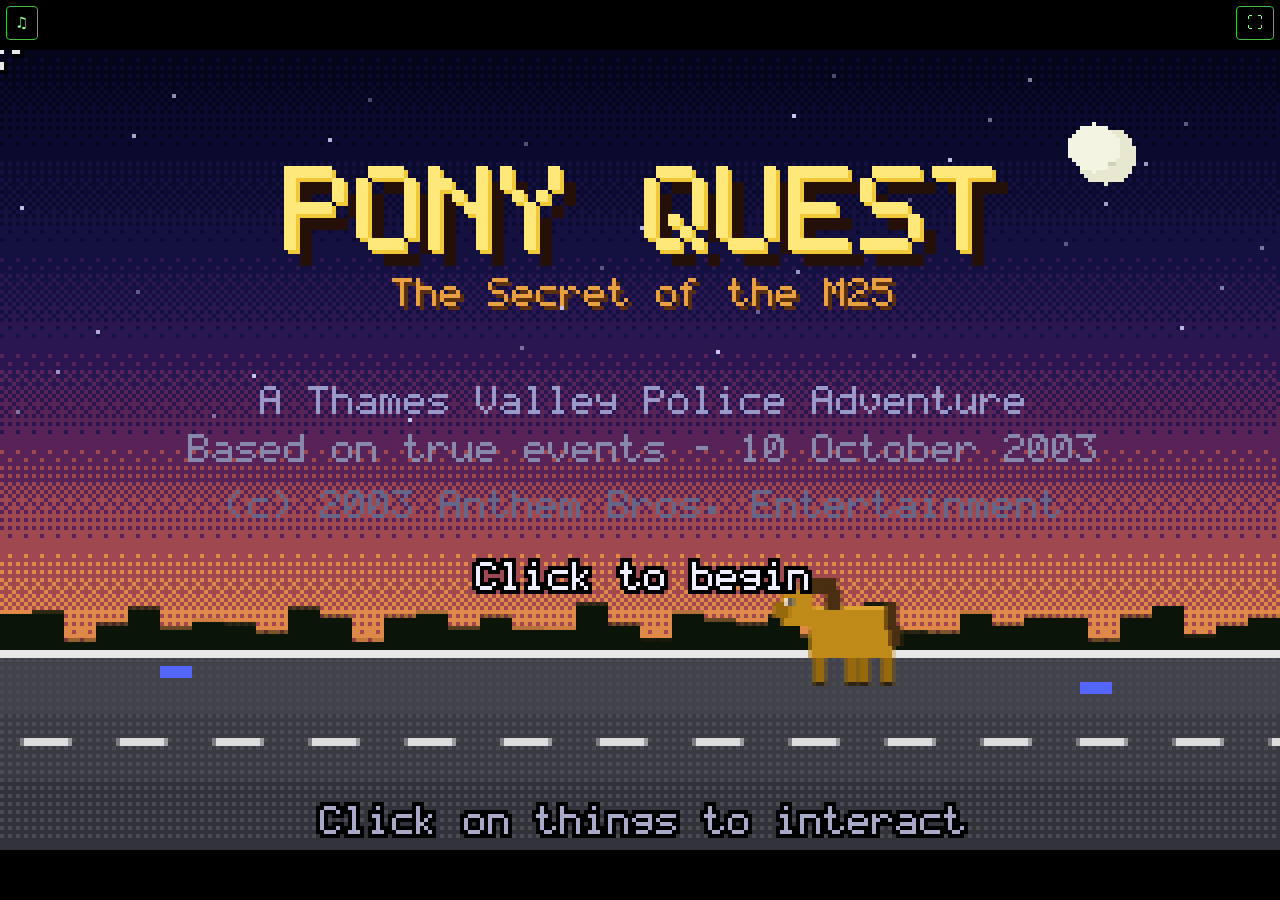
<file: pony-quest-scumm.html>
<!DOCTYPE html>
<html lang="en">
<head>
<meta charset="utf-8">
<meta name="viewport" content="width=device-width, initial-scale=1, maximum-scale=1, user-scalable=no, viewport-fit=cover">
<meta name="mobile-web-app-capable" content="yes">
<meta name="apple-mobile-web-app-capable" content="yes">
<meta name="apple-mobile-web-app-status-bar-style" content="black-translucent">
<meta name="theme-color" content="#000000">
<title>Pony Quest: The Secret of the M25</title>
<style>
*{margin:0;padding:0;box-sizing:border-box}
html,body{height:100%}
body{background:#000;display:flex;justify-content:center;align-items:center;
  height:100vh;height:100dvh;overflow:hidden;
  touch-action:none;overscroll-behavior:none;
  -webkit-user-select:none;user-select:none;-webkit-tap-highlight-color:transparent}
canvas{image-rendering:pixelated;image-rendering:crisp-edges;cursor:none;touch-action:none}
#fs,#mu{position:fixed;top:calc(6px + env(safe-area-inset-top));right:calc(6px + env(safe-area-inset-right));
  z-index:9;background:rgba(0,0,0,0.55);color:#8fff8f;border:1px solid #3fbf3f;
  font:16px monospace;line-height:1;padding:8px 10px;border-radius:4px;display:none;cursor:pointer}
#mu{display:block;right:auto;left:calc(6px + env(safe-area-inset-left))}
#rot{position:fixed;left:0;right:0;top:0;z-index:8;background:rgba(0,0,0,0.75);color:#e8e8a0;
  font:12px monospace;text-align:center;padding:6px 4px calc(6px + env(safe-area-inset-top));
  display:none;pointer-events:none}
@media (orientation:portrait) and (pointer:coarse){ #rot{display:block} }
</style>
</head>
<body>
<canvas id="c"></canvas>
<button id="fs" title="Fullscreen">&#x26F6;</button>
<button id="mu" title="Music">&#9835;</button>
<div id="rot">Best played in landscape &#x1F504;</div>
<script>
'use strict';

// ============================================================
//  PONY QUEST: The Secret of the M25
//  A LucasArts-style (SCUMM 9-verb) remake of the M25 incident.
//  320x200, VGA-dithered backgrounds, speech above heads.
// ============================================================

const W = 320, H = 200;
const SCENE_H = 144;          // playfield height
const SENT_Y = 146;           // sentence line baseline area
const UI_Y = 156;             // verb grid / inventory top
const WALK_SPEED = 1.1;

// ===== CANVAS =====
const display = document.getElementById('c');
const dctx = display.getContext('2d');
const buf = document.createElement('canvas');
buf.width = W; buf.height = H;
const fctx = buf.getContext('2d');
const bg = document.createElement('canvas');
bg.width = W; bg.height = SCENE_H;
const bgctx = bg.getContext('2d');

let cx_ = fctx; // current draw target (swapped to bgctx for prerender)

function resize() {
  const vw = window.innerWidth, vh = window.innerHeight;
  const dpr = window.devicePixelRatio || 1;
  const f = Math.min(vw * dpr / W, vh * dpr / H);   // exact fit, in device px
  const s = Math.max(1, Math.floor(f));             // integer render scale
  display.width = W * s; display.height = H * s;
  if (dpr >= 2 || f < 1) {
    // hi-dpi (phones): stretch to exact fit — off-by-a-hair pixels are
    // invisible at this density, and filling the screen matters more
    display.style.width  = Math.floor(W * f / dpr) + 'px';
    display.style.height = Math.floor(H * f / dpr) + 'px';
  } else {
    // desktop: pure integer scaling, perfectly uniform pixels
    display.style.width  = (W * s / dpr) + 'px';
    display.style.height = (H * s / dpr) + 'px';
  }
  dctx.imageSmoothingEnabled = false;
}
window.addEventListener('resize', resize);
window.addEventListener('orientationchange', () => setTimeout(resize, 100));
if (window.visualViewport) window.visualViewport.addEventListener('resize', resize);
document.addEventListener('fullscreenchange', resize);
resize();

// ===== DRAW HELPERS =====
function R(x,y,w,h,c) { cx_.fillStyle=c; cx_.fillRect(x,y,w,h); }
// Bayer 4x4 ordered dither matrix — authentic VGA crosshatch (not checkerboard)
const BAYER4=[[0,8,2,10],[12,4,14,6],[3,11,1,9],[15,7,13,5]];
// banded gradient with Bayer-dithered seams — the VGA sky look
function DGRAD(x,y,w,h,cols) {
  const n=cols.length, bh=h/n;
  for(let i=0;i<n;i++) R(x, Math.floor(y+i*bh), w, Math.ceil(bh)+1, cols[i]);
  for(let i=1;i<n;i++) {
    const by=Math.floor(y+i*bh);
    // 3-row Bayer-dithered transition: solid → 25% → 50% → 75% → solid
    const cfg=[[-1,4,cols[i]],[0,8,cols[i]],[1,4,cols[i-1]]];
    for(const r of cfg){
      const yy=by+r[0];
      if(yy<y||yy>=y+h) continue;
      cx_.fillStyle=r[2];
      for(let xx=x;xx<x+w;xx++) if(BAYER4[yy&3][xx&3]<r[1]) cx_.fillRect(xx,yy,1,1);
    }
  }
}
// smooth per-pixel Bayer-dithered gradient (skies — authentic VGA smoothness)
function DGRAD_S(x,y,w,h,cols) {
  const n=cols.length;
  for(let yy=0;yy<h;yy++){
    const t=n<=1?0:yy/(h-1)*(n-1);
    const i=Math.min(n-2,Math.floor(t)), ft=t-i;
    const c1=cols[i], c2=cols[i+1];
    R(x,y+yy,w,1,c1);
    if(ft>0.01){ cx_.fillStyle=c2; const lim=ft*16;
      for(let xx=x;xx<x+w;xx++) if(BAYER4[(y+yy)&3][xx&3]<lim) cx_.fillRect(xx,y+yy,1,1);
    }
  }
}
// pixel line (no antialiasing, unlike ctx.stroke)
function PLINE(x0,y0,x1,y1,c,w) {
  w=w||1;
  const dx=x1-x0, dy=y1-y0, n=Math.max(Math.abs(dx),Math.abs(dy),1);
  cx_.fillStyle=c;
  for(let i=0;i<=n;i++)
    cx_.fillRect(Math.round(x0+dx*i/n), Math.round(y0+dy*i/n), w, w);
}
// filled pixel circle
function PDISC(cx,cy,r,c) {
  cx_.fillStyle=c;
  for(let y=-r;y<=r;y++){
    const hw=Math.floor(Math.sqrt(r*r-y*y)+0.5);
    cx_.fillRect(Math.round(cx-hw),Math.round(cy+y),hw*2+1,1);
  }
}

// ===== BITMAP FONT (5x7, crisp at any integer scale) =====
const FONT5={
A:'0E11111F111111',B:'1E11111E11111E',C:'0E11101010110E',D:'1E11111111111E',
E:'1F10101E10101F',F:'1F10101E101010',G:'0E11101711110F',H:'1111111F111111',
I:'0E04040404040E',J:'0702020202120C',K:'11121418141211',L:'1010101010101F',
M:'111B1515111111',N:'11191513111111',O:'0E11111111110E',P:'1E11111E101010',
Q:'0E11111115120D',R:'1E11111E141211',S:'0F10100E01011E',T:'1F040404040404',
U:'1111111111110E',V:'11111111110A04',W:'1111111515150A',X:'11110A040A1111',
Y:'11110A04040404',Z:'1F01020408101F',
a:'00000E010F110F',b:'10101E1111111E',c:'00000F1010100F',d:'01010F1111110F',
e:'00000E111F100E',f:'06081C08080808',g:'00000F110F010E',h:'10101E11111111',
i:'04000C0404040E',j:'0200060202120C',k:'10101214181412',l:'0C04040404040E',
m:'00001A15151515',n:'00001E11111111',o:'00000E1111110E',p:'00001E111E1010',
q:'00000F110F0101',r:'00001619101010',s:'00000F100E011E',t:'08081C08080906',
u:'0000111111130D',v:'00001111110A04',w:'0000111115150A',x:'0000110A040A11',
y:'000011110F010E',z:'00001F0204081F',
'0':'0E13151519110E','1':'040C040404040E','2':'0E11010608101F','3':'1F02040201110E',
'4':'02060A121F0202','5':'1F101E0101110E','6':'0608101E11110E','7':'1F010204080808',
'8':'0E11110E11110E','9':'0E11110F01020C',
'.':'000000000C0C00',',':'000000000C0408','!':'04040404040004','?':'0E110102040004',
"'":'04040800000000','"':'0A0A0A00000000',':':'000C0C000C0C00',';':'000C0C000C0408',
'-':'0000000E000000','(':'02040808080402',')':'08040202020408','*':'0004150E150400',
'/':'01010204081010','&':'0C12140815120D','+':'0004041F040400',
};
const GLYPH={};
for(const k in FONT5){ const s=FONT5[k],r=[]; for(let i=0;i<7;i++) r.push(parseInt(s.substr(i*2,2),16)||0); GLYPH[k]=r; }
function normTxt(t){ return String(t).replace(/—/g,'-').replace(/…/g,'...').replace(/[‘’]/g,"'").replace(/[“”]/g,'"'); }
function textW(t,s){ s=s||1; return normTxt(t).length*6*s-s; }
// y = TOP of glyphs. align: 'left'|'center'|'right'
function TXT(t,x,y,c,align,s) {
  s=s||1; t=normTxt(t);
  if(align==='center') x-=textW(t,s)/2;
  else if(align==='right') x-=textW(t,s);
  x=Math.round(x); y=Math.round(y);
  cx_.fillStyle=c;
  for(const ch of t) {
    const g=GLYPH[ch];
    if(g) for(let r=0;r<7;r++){ const v=g[r]; if(!v) continue;
      for(let col=0;col<5;col++) if(v&(16>>col)) cx_.fillRect(x+col*s,y+r*s,s,s);
    }
    x+=6*s;
  }
}
// outlined text, LucasArts speech style (8-direction outline)
function OTXT(t,x,y,c,align,s) {
  for(let ox=-1;ox<=1;ox++) for(let oy=-1;oy<=1;oy++)
    if(ox||oy) TXT(t,x+ox,y+oy,'#000',align,s);
  TXT(t,x,y,c,align,s);
}
// 3x5 micro font for in-world signage (signs, posters, car livery)
const FONT3={
A:'25755',C:'34443',D:'65556',E:'74647',H:'55755',I:'72227',L:'44447',M:'57555',
N:'65555',O:'75557',P:'65644',R:'65655',S:'34216',T:'72222',U:'55557',V:'55552',
X:'55255',Y:'55222','2':'61247','5':'74616',' ':'00000',
};
function TXT3(t,x,y,c) {
  cx_.fillStyle=c; x=Math.round(x); y=Math.round(y);
  for(const ch of t) {
    const g=FONT3[ch];
    if(g) for(let r=0;r<5;r++){ const v=parseInt(g[r],16);
      for(let col=0;col<3;col++) if(v&(4>>col)) cx_.fillRect(x+col,y+r,1,1);
    }
    x+=4;
  }
}
function wrapText(t, max) {
  t=normTxt(t);
  const words=t.split(' '), lines=[];
  let cur='';
  for(const w of words) {
    if((cur+' '+w).trim().length>max) { lines.push(cur.trim()); cur=w; }
    else cur+=' '+w;
  }
  if(cur.trim()) lines.push(cur.trim());
  return lines;
}

// ===== GAME STATE =====
const G = {
  screen: 'title',
  scene: 1,
  inventory: [],
  flags: {},
  player: { x:160, y:134, tx:160, ty:134, frame:0, walking:false, action:null, visible:true },
  pony: { x:200, y:92, tx:200, ty:92, frame:0, timer:0, state:'trot' },
  sayQ: [],            // queue of {actor,text,cb}
  sayCur: null,        // {actor,lines,timer,cb}
  dialog: null,        // {choices:[{label,val}],hover,cb}
  walkCB: null,
  transition: 0,
  nextScene: 0,
  tick: 0,
  journChoices: [],
  hoverHot: null, hoverInv: -1,
};

// one-tap interface: an armed inventory item awaiting its target
const cur = { item:null };
function resetCur(){ cur.item=null; }

// ===== INPUT =====
let mx=0, my=0, clicked=false, rclicked=false;
const TOUCH = ('ontouchstart' in window) || navigator.maxTouchPoints > 0;
function toGame(cx, cy) {
  const r = display.getBoundingClientRect();
  mx = Math.max(0, Math.min(W-1, Math.floor((cx - r.left) / (r.width / W))));
  my = Math.max(0, Math.min(H-1, Math.floor((cy - r.top) / (r.height / H))));
}
display.addEventListener('mousemove', e => toGame(e.clientX, e.clientY));
display.addEventListener('click', () => { initAudio(); clicked=true; });
display.addEventListener('contextmenu', e => { e.preventDefault(); rclicked=true; });

// --- touch: a single tap does everything ---
let touchCur=null;
display.addEventListener('touchstart', e => {
  e.preventDefault();
  initAudio();
  const t=e.changedTouches[0];
  toGame(t.clientX, t.clientY);
  touchCur={x:mx, y:my, moved:false};
}, {passive:false});
display.addEventListener('touchmove', e => {
  e.preventDefault();
  const t=e.changedTouches[0];
  toGame(t.clientX, t.clientY);
  if(touchCur && (Math.abs(mx-touchCur.x)>6 || Math.abs(my-touchCur.y)>6)) touchCur.moved=true;
}, {passive:false});
display.addEventListener('touchend', e => {
  e.preventDefault();
  // first tap on the title screen doubles as the fullscreen gesture (Android)
  if(G.screen==='title' && document.fullscreenEnabled && !document.fullscreenElement)
    document.documentElement.requestFullscreen({navigationUI:'hide'}).catch(()=>{});
  if(touchCur && !touchCur.moved) clicked=true;
  touchCur=null;
}, {passive:false});
display.addEventListener('touchcancel', () => { touchCur=null; });

// --- fullscreen toggle button (hidden where unsupported, e.g. iOS Safari) ---
const fsBtn=document.getElementById('fs');
if(document.fullscreenEnabled) {
  fsBtn.style.display='block';
  const fsToggle=e => {
    e.preventDefault(); e.stopPropagation();
    if(document.fullscreenElement) document.exitFullscreen();
    else document.documentElement.requestFullscreen({navigationUI:'hide'}).catch(()=>{});
  };
  fsBtn.addEventListener('click', fsToggle);
  fsBtn.addEventListener('touchend', fsToggle, {passive:false});
}

// ===== AUDIO ENGINE (multi-voice, ADSR, scene-specific tracks) =====
// Authentic SCUMM-era feel: pulse-wave lead, triangle bass, noise hats,
// arpeggio, and a soft sine pad. Each scene gets its own track.
let AC=null, masterGain=null, comp=null, noiseBuf=null, noiseBufShort=null;
let musicOn=true, seqNext=0, seqStep=0, curTrack=null, trackFade=1;
const STEP8=60/128/2;   // 8th note at 128 BPM (MI2-ish tempo)

// --- shared noise buffer (hats / snares) ---
function buildNoise(dur){
  const b=AC.createBuffer(1,(AC.sampleRate*dur)|0,AC.sampleRate);
  const d=b.getChannelData(0);
  for(let i=0;i<d.length;i++) d[i]=Math.random()*2-1;
  return b;
}

// --- voice: oscillator with ADSR envelope ---
function voice(type,midi,t,dur,vol,attack,decay,sustain,release){
  attack=attack||0.005; decay=decay||0.04; sustain=sustain!==undefined?sustain:0.55; release=release||0.06;
  const o=AC.createOscillator(), g=AC.createGain();
  o.type=type;
  o.frequency.setValueAtTime(440*Math.pow(2,(midi-69)/12),t);
  g.gain.setValueAtTime(0,t);
  g.gain.linearRampToValueAtTime(vol,t+attack);
  g.gain.linearRampToValueAtTime(vol*sustain,t+attack+decay);
  g.gain.setValueAtTime(vol*sustain,t+dur);
  g.gain.exponentialRampToValueAtTime(0.0001,t+dur+release);
  o.connect(g); g.connect(masterGain);
  o.start(t); o.stop(t+dur+release+0.02);
}
// pulse wave with duty cycle (NES/SCUMM lead character)
function pulse(midi,t,dur,vol,duty){
  duty=duty||0.5;
  const o=AC.createOscillator(); o.type='square';
  // approximate duty via fast frequency wobble — keep simple, use square
  o.frequency.setValueAtTime(440*Math.pow(2,(midi-69)/12),t);
  const g=AC.createGain();
  g.gain.setValueAtTime(0,t);
  g.gain.linearRampToValueAtTime(vol,t+0.004);
  g.gain.linearRampToValueAtTime(vol*0.6,t+0.05);
  g.gain.exponentialRampToValueAtTime(0.0001,t+dur+0.05);
  o.connect(g); g.connect(masterGain);
  o.start(t); o.stop(t+dur+0.08);
}
// triangle bass with soft attack
function bass(midi,t,dur,vol){
  const o=AC.createOscillator(), g=AC.createGain();
  o.type='triangle';
  o.frequency.setValueAtTime(440*Math.pow(2,(midi-69)/12),t);
  g.gain.setValueAtTime(0,t);
  g.gain.linearRampToValueAtTime(vol,t+0.01);
  g.gain.setValueAtTime(vol*0.7,t+dur*0.6);
  g.gain.exponentialRampToValueAtTime(0.0001,t+dur+0.04);
  o.connect(g); g.connect(masterGain);
  o.start(t); o.stop(t+dur+0.06);
}
// soft sine pad chord (warm background)
function pad(midis,t,dur,vol){
  for(const m of midis){
    const o=AC.createOscillator(), g=AC.createGain();
    o.type='sine'; o.frequency.setValueAtTime(440*Math.pow(2,(m-69)/12),t);
    g.gain.setValueAtTime(0,t);
    g.gain.linearRampToValueAtTime(vol,t+0.08);
    g.gain.setValueAtTime(vol,t+dur*0.7);
    g.gain.exponentialRampToValueAtTime(0.0001,t+dur+0.2);
    o.connect(g); g.connect(masterGain);
    o.start(t); o.stop(t+dur+0.25);
  }
}
// noise hat / snare
function hat(t,dur,vol,hp){
  const s=AC.createBufferSource(); s.buffer=noiseBufShort;
  const f=AC.createBiquadFilter(); f.type='highpass'; f.frequency.value=hp||7000;
  const g=AC.createGain();
  g.gain.setValueAtTime(vol,t);
  g.gain.exponentialRampToValueAtTime(0.0001,t+dur);
  s.connect(f); f.connect(g); g.connect(masterGain);
  s.start(t); s.stop(t+dur+0.02);
}
// kick drum (sine pitch drop)
function kick(t,vol){
  const o=AC.createOscillator(), g=AC.createGain();
  o.type='sine';
  o.frequency.setValueAtTime(120,t);
  o.frequency.exponentialRampToValueAtTime(45,t+0.08);
  g.gain.setValueAtTime(vol,t);
  g.gain.exponentialRampToValueAtTime(0.0001,t+0.16);
  o.connect(g); g.connect(masterGain);
  o.start(t); o.stop(t+0.18);
}

// --- TRACKS: each is {lead, bass, pad, drums} arrays of 8th-note steps (0=rest) ---
// 32 steps = 4 bars. Designed to loop and feel period-appropriate.
const TRACKS={
  // Title/Station: wistful, slightly mysterious (dawn, a pony at large)
  station:{
    lead:[76,0,79,0, 84,0,79,0, 76,0,72,0, 74,0,0,0,
          77,0,81,0, 84,0,81,0, 79,0,76,0, 72,0,0,0],
    bass:[48,0,0,0, 55,0,0,0, 48,0,0,0, 43,0,0,0,
          41,0,0,0, 48,0,0,0, 43,0,0,0, 48,0,0,0],
    pad:[[48,52,55],0,0,0, [43,47,50],0,0,0, [41,45,48],0,0,0, [43,47,50],0,0,0,
         [48,52,55],0,0,0, [41,45,48],0,0,0, [43,47,50],0,0,0, [48,52,55],0,0,0],
    drums:'light',
  },
  // Motorway: tense, driving (the chase — pony on the loose)
  motorway:{
    lead:[84,0,84,0, 87,0,84,0, 82,0,84,0, 87,0,89,0,
          84,0,84,0, 87,0,89,0, 91,0,89,0, 87,0,84,0],
    bass:[36,0,36,0, 36,0,36,0, 41,0,41,0, 41,0,41,0,
          43,0,43,0, 43,0,43,0, 38,0,38,0, 38,0,38,0],
    pad:0,
    drums:'drive',
  },
  // Press scrum: resolved, slightly jaunty (the denouement)
  press:{
    lead:[76,79,84,0, 79,76,72,0, 74,77,81,0, 77,74,72,0,
          76,79,84,86, 84,79,76,0, 72,74,76,79, 76,0,0,0],
    bass:[48,0,52,0, 55,0,52,0, 50,0,53,0, 57,0,53,0,
          48,0,52,0, 55,0,52,0, 43,0,48,0, 55,0,0,0],
    pad:[[48,52,55],0,0,0, 0,0,0,0, [50,53,57],0,0,0, 0,0,0,0,
         [48,52,55],0,0,0, 0,0,0,0, [43,48,55],0,0,0, 0,0,0,0],
    drums:'jaunty',
  },
};

function initAudio(){
  if(AC) return;
  try{ AC=new (window.AudioContext||window.webkitAudioContext)(); }catch(e){ return; }
  masterGain=AC.createGain(); masterGain.gain.value=0.0;
  // gentle compressor to glue voices and prevent clipping
  comp=AC.createDynamicsCompressor();
  comp.threshold.value=-14; comp.knee.value=12; comp.ratio.value=3; comp.attack.value=0.003; comp.release.value=0.12;
  masterGain.connect(comp); comp.connect(AC.destination);
  // fade in master
  masterGain.gain.setValueAtTime(0,AC.currentTime);
  masterGain.gain.linearRampToValueAtTime(0.32,AC.currentTime+1.5);
  noiseBuf=buildNoise(0.2);
  noiseBufShort=buildNoise(0.06);
  curTrack=TRACKS.station;
  seqNext=AC.currentTime+0.1; seqStep=0;
  setInterval(seqSchedule,60);
}
function setTrack(name){
  if(!AC) return;
  const nt=TRACKS[name]; if(!nt||nt===curTrack) return;
  // crossfade: schedule new track from step 0 at next bar boundary
  const stepsToBar = (32 - (seqStep%32))%32;
  setTimeout(()=>{ curTrack=nt; seqStep=0; seqNext=AC.currentTime+0.05; }, stepsToBar*STEP8*1000);
}
function seqSchedule(){
  if(!AC||!curTrack) return;
  if(AC.state==='suspended') AC.resume();
  while(seqNext<AC.currentTime+0.3){
    if(musicOn){
      const i=seqStep%32, t=seqNext, tr=curTrack;
      const L=tr.lead, B=tr.bass, P=tr.pad, D=tr.drums;
      if(L&&L[i]) pulse(L[i],t,STEP8*0.92,0.16);
      if(B&&B[i]) bass(B[i],t,STEP8*1.8,0.22);
      if(P&&P[i]) pad(P[i],t,STEP8*4,0.05);
      if(D==='light'){ if(i%4===0) hat(t,0.04,0.05,8000); if(i%8===4) kick(t,0.12); }
      else if(D==='drive'){ if(i%2===0) hat(t,0.03,0.06,7500); if(i%4===0) kick(t,0.18); if(i%8===4) hat(t,0.08,0.1,4000); }
      else if(D==='jaunty'){ if(i%4===0) hat(t,0.04,0.05,8000); if(i%4===2) kick(t,0.14); if(i%8===6) hat(t,0.06,0.08,5000); }
    }
    seqStep++;
    seqNext+=STEP8;
  }
}
const muBtn=document.getElementById('mu');
const muToggle=e=>{
  e.preventDefault(); e.stopPropagation();
  musicOn=!musicOn;
  muBtn.style.opacity=musicOn?'1':'0.35';
  initAudio();
};
// ===== SPEECH (text above heads, LucasArts style) =====
const VOICE = {
  paul:   '#ffffff',
  pony:   '#d8a838',
  journ:  '#ff88cc',
  phone:  '#ffff55',
  radio:  '#ffff55',
  cop:    '#88ddff',
  narr:   '#55ffff',
};
function say(actor, text, cb) { G.sayQ.push({actor,text,cb:cb||null}); }
function sayP(text, cb) { say('paul', text, cb); }
function advanceSay() {
  const c = G.sayCur;
  G.sayCur = null;
  if(c && c.cb) c.cb();
}
function updateSay() {
  if(!G.sayCur && G.sayQ.length) {
    const n = G.sayQ.shift();
    G.sayCur = { actor:n.actor, lines:wrapText(n.text, 30), timer:Math.max(110, n.text.length*3.2), cb:n.cb };
  }
  if(G.sayCur) {
    G.sayCur.timer--;
    if(G.sayCur.timer<=0) advanceSay();
  }
}
function sayBusy(){ return G.sayCur!==null || G.sayQ.length>0; }
function actorAnchor(actor) {
  switch(actor) {
    case 'paul':  return {x:G.player.x, y:G.player.y-38};
    case 'pony':  return {x:G.pony.x,   y:G.pony.y-26};
    case 'journ': return {x:210, y:124-40};
    case 'phone': return {x:36,  y:78};
    case 'radio': return {x:60,  y:78};
    case 'cop':   return {x:G.scene===2?115:40, y:G.scene===2?100:64};
    case 'narr':  return {x:160, y:14};
  }
  return {x:160,y:14};
}
function drawSay() {
  const s=G.sayCur;
  if(!s) return;
  const a=actorAnchor(s.actor);
  let wmax=0;
  for(const l of s.lines) wmax=Math.max(wmax, textW(l));
  let sx=Math.max(wmax/2+3, Math.min(W-wmax/2-3, a.x));
  let sy=a.y - (s.lines.length-1)*9 - 7;
  sy=Math.max(3, sy);
  for(let i=0;i<s.lines.length;i++)
    OTXT(s.lines[i], sx, sy+i*9, VOICE[s.actor]||'#fff', 'center');
}

// ===== DIALOG CHOICES (bottom panel, MI style) =====
function showChoices(choices, cb) { G.dialog={choices, hover:-1, cb}; }

// ===== INVENTORY =====
function addItem(id,name,desc){ if(!G.inventory.find(i=>i.id===id)) G.inventory.push({id,name,desc}); }
function hasItem(id){ return G.inventory.some(i=>i.id===id); }
function removeItem(id){ G.inventory=G.inventory.filter(i=>i.id!==id); }

function drawItemIcon(id,x,y) {
  switch(id) {
    case 'rope':
      PDISC(x+5,y+6,4,'#a08040');
      PDISC(x+5,y+6,2,'#000');
      R(x+3,y+3,2,1,'#c0a060'); R(x+8,y+8,2,2,'#806030');
      break;
    case 'apple':
      R(x+3,y+4,6,5,'#c81c1c'); R(x+4,y+3,4,7,'#c81c1c');
      R(x+4,y+4,2,2,'#f06048'); R(x+5,y+1,1,3,'#5a3a1a'); R(x+6,y+2,2,1,'#2a8828');
      break;
    case 'auth':
      R(x+2,y+1,8,10,'#e8e8e0'); R(x+9,y+1,1,10,'#b8b8b0');
      R(x+3,y+3,5,1,'#666'); R(x+3,y+5,6,1,'#666'); R(x+3,y+7,4,1,'#666');
      R(x+7,y+8,2,2,'#b02020');
      break;
  }
}

// ===== SPRITES =====
function drawPaul(px,py,frame,walking,action,talking) {
  px=Math.floor(px); py=Math.floor(py);
  const f=Math.floor(frame)%4;
  const bob = walking && (f===1||f===3) ? 1 : 0;
  // idle breathing (subtle, when not walking)
  const breathe = !walking ? Math.floor(Math.sin(G.tick*0.04)*0.5) : 0;
  const x=px-7, y=py-36+bob+breathe;
  // soft Bayer-dithered shadow (grounded, not flat)
  DITHN(x-1,py-1,17,2,'#000',8);
  DITHN(x+1,py+1,13,1,'#000',4);
  let ll=0, rl=0, al=0, ar=0;
  if(walking){ if(f===0){ll=-2;rl=2;al=2;ar=-2;} else if(f===2){ll=2;rl=-2;al=-2;ar=2;} }
  // ---- legs: dark trousers with crease highlight ----
  R(x+3+ll, y+27, 4, 8, '#1e2946'); R(x+4+ll, y+27, 1, 8, '#2a3a5e');
  R(x+8+rl, y+27, 4, 8, '#1e2946'); R(x+9+rl, y+27, 1, 8, '#2a3a5e');
  // shoes
  R(x+3+ll, y+34, 5, 2, '#0a0a0a'); R(x+3+ll, y+34, 4, 1, '#222');
  R(x+8+rl, y+34, 5, 2, '#0a0a0a'); R(x+8+rl, y+34, 4, 1, '#222');
  // ---- torso: crisp white shirt, shaded right side ----
  R(x+2, y+13, 11, 12, '#f0f0f6');
  R(x+11, y+13, 2, 12, '#c8c8d8');           // shade
  R(x+2, y+13, 1, 12, '#fbfbff');            // light edge
  // epaulettes
  R(x+2, y+13, 3, 2, '#1e2946'); R(x+10, y+13, 3, 2, '#1e2946');
  R(x+3, y+13, 1, 1, '#8a94b0'); R(x+11, y+13, 1, 1, '#8a94b0');
  // collar + black tie
  R(x+6, y+12, 3, 1, '#fbfbff');
  R(x+6, y+13, 3, 2, '#14181f');             // knot
  R(x+7, y+15, 2, 6, '#14181f');
  R(x+6, y+20, 2, 2, '#14181f');             // tie tip swing
  // chest radio (clipped, very 2003)
  R(x+3, y+16, 3, 4, '#181820'); R(x+3, y+16, 3, 1, '#33333f'); R(x+4, y+15, 1, 1, '#555');
  // pocket line
  R(x+9, y+17, 3, 1, '#c8c8d8');
  // ---- duty belt with pouches ----
  R(x+2, y+25, 11, 2, '#0e1219');
  R(x+6, y+25, 2, 2, '#9aa0ae');             // buckle
  R(x+2, y+25, 2, 3, '#1a1f2a');             // pouch L
  R(x+11, y+25, 2, 3, '#1a1f2a');            // pouch R
  // ---- arms ----
  if(action==='phone') {
    R(x-1, y+14, 3, 6, '#e8e8f0'); R(x, y+10, 3, 4, '#e0b088');   // hand to ear
    R(x+1, y+9, 2, 3, '#181820');                                  // the phone
    R(x+12, y+15+ar, 3, 8, '#e8e8f0'); R(x+12, y+22+ar, 3, 2, '#e0b088');
  } else if(action==='calm') {
    R(x+12, y+15, 6, 3, '#e8e8f0'); R(x+17, y+15, 3, 3, '#e0b088'); // arm out
    R(x-1, y+15, 3, 8, '#e8e8f0'); R(x-1, y+22, 3, 2, '#e0b088');
  } else {
    R(x-1, y+14+al, 3, 9, '#e8e8f0'); R(x-2, y+14+al, 1, 8, '#c8c8d8');
    R(x-1, y+22+al, 3, 2, '#e0b088');
    R(x+12, y+14+ar, 3, 9, '#d8d8e4'); R(x+14, y+14+ar, 1, 8, '#b8b8c8');
    R(x+12, y+22+ar, 3, 2, '#d0a078');
  }
  // ---- head ----
  R(x+3, y+5, 9, 8, '#e0b088');
  R(x+10, y+5, 2, 8, '#c09068');             // face shade
  R(x+2, y+7, 1, 3, '#e0b088'); R(x+12, y+7, 1, 3, '#c09068'); // ears
  R(x+2, y+5, 1, 2, '#6a4a2a'); R(x+12, y+5, 1, 2, '#5a3c20'); // sideburns
  // eyes with whites (blink)
  if(G.tick%140>8) {
    R(x+4,y+7,2,1,'#fff'); R(x+8,y+7,2,1,'#fff');
    R(x+5,y+7,1,1,'#203040'); R(x+9,y+7,1,1,'#203040');
  } else { R(x+4,y+7,2,1,'#c09068'); R(x+8,y+7,2,1,'#c09068'); }
  R(x+7,y+9,1,1,'#c09068');                  // nose
  // mouth (talk flap)
  if(talking && Math.floor(G.tick/6)%2) R(x+6,y+11,3,2,'#7a4030');
  else R(x+6,y+11,3,1,'#b07858');
  // ---- peaked cap: cleaner shading ----
  R(x+2, y, 11, 4, '#1c2a4a');
  R(x+2, y, 11, 1, '#2e4068');               // crown highlight
  R(x+2, y+3, 11, 1, '#0e1628');             // cap band
  R(x+1, y+4, 13, 1, '#0a0f1c');             // visor
  R(x+3, y+5, 9, 1, '#060a12');              // visor shadow on brow
  // badge: refined crown emblem
  R(x+7, y+1, 1, 2, '#d0d0dc');
  R(x+6, y+1, 1, 1, '#e8e8f0'); R(x+8, y+1, 1, 1, '#e8e8f0');
}

function drawPonySprite(px,py,frame,state) {
  px=Math.floor(px); py=Math.floor(py);
  const f=Math.floor(frame)%4;
  const bob=(state==='trot'||state==='approach') && (f===1||f===3) ? 1 : 0;
  // idle ear flick when standing
  const earFlick = (state==='calm'||state==='roped') ? Math.floor(Math.sin(G.tick*0.08)*0.5) : 0;
  const x=px-14, y=py-21+bob;
  // soft Bayer-dithered shadow
  DITHN(x-2,py-1,28,2,'#000',8);
  DITHN(x,py+1,24,1,'#000',4);
  let fl=0, bl=0;
  if(state==='trot'||state==='approach'){ if(f<2){fl=-1;bl=1;}else{fl=1;bl=-1;} }
  const COAT='#c08a18', COATL='#e0aa30', COATD='#94660a', DEEP='#6e4c06';
  const MANE='#4a2c10', MANEL='#6a452a', HOOF='#241a0e';
  // ---- legs: sturdy, knee-jointed ----
  const leg=(lx,off)=>{
    R(x+lx, y+13, 3, 4, COATD);
    R(x+lx, y+13, 1, 4, COAT);
    R(x+lx+off, y+16, 3, 4, COATD);
    R(x+lx+off, y+19, 3, 2, HOOF);
  };
  leg(6,fl); leg(10,bl); leg(18,fl); leg(22,bl);
  // ---- the round Shetland barrel ----
  R(x+5, y+2, 20, 2, COAT);                   // rounded top
  R(x+4, y+4, 22, 10, COAT);                  // body
  R(x+6, y+2, 18, 1, COATL);                  // back highlight
  R(x+7, y+5, 10, 5, COATL);                  // shoulder light
  R(x+5, y+11, 21, 3, COATD);                 // belly shade
  R(x+6, y+14, 18, 1, DEEP);                  // belly edge
  R(x+21, y+3, 5, 11, COATD);                 // rump shade
  R(x+23, y+5, 3, 7, DEEP);                   // deep rump
  // ---- tail: thick and swishy ----
  R(x+25, y+2, 4, 4, MANE); R(x+27, y+5, 3, 6, MANE); R(x+28, y+10, 2, 5, MANE);
  R(x+25, y+2, 1, 4, MANEL); R(x+27, y+6, 1, 4, MANEL);
  // ---- head group (drops when eating) ----
  const hd = state==='eating' ? 4 : 0;
  R(x+1, y+2+hd, 8, 9, COAT);                 // thick neck
  R(x+1, y+2+hd, 8, 1, COATL);
  R(x-4, y-1+hd, 9, 7, COAT);                 // head
  R(x-4, y-1+hd, 9, 1, COATL);
  R(x-7, y+1+hd, 4, 5, COAT);                 // muzzle
  R(x-7, y+3+hd, 4, 3, COATD);
  R(x-7, y+2+hd, 1, 1, HOOF);                 // nostril
  R(x-4, y+hd, 2, 5, '#ecdcbc');              // blaze!
  R(x-2, y+1+hd, 2, 2, '#fff');               // eye: big and up to something
  R(x-1, y+1+hd, 1, 2, '#180f06');
  R(x+1, y-4+hd, 2, 4, COAT);                 // ears (small, Shetland-issue)
  R(x+1, y-4+hd, 1, 3, COATD);
  R(x+4, y-4+hd, 2, 3, COAT);
  // ---- the famous mane: huge and shaggy ----
  R(x-1, y-3+hd, 3, 3, MANE);                 // forelock
  R(x-2, y-2+hd, 2, 2, MANE);
  R(x+2, y-3+hd, 6, 3, MANE);                 // crest
  R(x+6, y-1+hd, 4, 5, MANE);                 // down the neck
  R(x+8, y+2+hd, 4, 4, MANE);
  R(x+11, y+4, 3, 3, MANE);                   // withers tuft
  R(x+3, y-3+hd, 4, 1, MANEL);
  R(x+7, y+hd, 2, 2, MANEL);
  R(x+7, y+4+hd, 1, 2, MANE);                 // shaggy fringe
  R(x+10, y+6+hd, 1, 2, MANE);
  R(x+13, y+6, 1, 2, MANE);
  // munching jaw when eating
  if(state==='eating' && Math.floor(G.tick/10)%2) {
    R(x-7, y+5+hd, 4, 2, COATD); R(x-6, y+7+hd, 3, 1, '#3a2a14');
  }
  // rope to Paul
  if(state==='roped'||state==='calm') {
    PLINE(x-3, y+3, G.player.x+5, G.player.y-14, '#a08040');
    R(x-5, y+hd, 1, 6, '#a08040'); R(x-6, y+3+hd, 5, 1, '#8a6c34'); // halter
  }
}

function drawJournalist(jx,jy,talking) {
  jx=Math.floor(jx); jy=Math.floor(jy);
  const x=jx-7, y=jy-36;
  // soft Bayer-dithered shadow
  DITHN(x-1,jy-1,17,2,'#000',8);
  DITHN(x+1,jy+1,13,1,'#000',4);
  // legs: khaki with shading
  R(x+3, y+27, 4, 8, '#8a7a56'); R(x+4, y+27, 1, 8, '#9c8c66');
  R(x+8, y+27, 4, 8, '#8a7a56'); R(x+9, y+27, 1, 8, '#7a6a48');
  // wellies (she came prepared; it IS Horse & Hound)
  R(x+3, y+31, 4, 5, '#2e3a28'); R(x+8, y+31, 4, 5, '#2e3a28');
  R(x+3, y+34, 5, 2, '#1c2418'); R(x+8, y+34, 5, 2, '#1c2418');
  // waxed green jacket, shaded
  R(x+2, y+13, 11, 13, '#2e5e26');
  R(x+2, y+13, 11, 1, '#427a36');
  R(x+11, y+13, 2, 13, '#1f4419');
  R(x+7, y+14, 1, 11, '#1f4419');           // zip line
  R(x+3, y+21, 3, 4, '#264e20'); R(x+9, y+21, 3, 4, '#264e20'); // big pockets
  R(x+3, y+21, 3, 1, '#427a36'); R(x+9, y+21, 3, 1, '#427a36');
  // corduroy collar
  R(x+3, y+12, 9, 2, '#6a4e28');
  // press lanyard
  R(x+6, y+14, 1, 5, '#c03838'); R(x+8, y+14, 1, 5, '#c03838');
  R(x+6, y+19, 3, 3, '#e8e8e0'); R(x+7, y+20, 1, 1, '#c03838');
  // left arm down
  R(x-1, y+14, 3, 9, '#2e5e26'); R(x-1, y+22, 3, 2, '#e0b088');
  // right arm holds notepad
  R(x+12, y+14, 3, 5, '#2e5e26');
  R(x+13, y+18, 7, 9, '#f0f0e4');           // notepad
  R(x+13, y+18, 7, 1, '#c8c8b8');           // spiral
  R(x+14, y+21, 5, 1, '#999'); R(x+14, y+23, 5, 1, '#999'); R(x+14, y+25, 3, 1, '#999');
  const scrib = talking && Math.floor(G.tick/8)%2 ? 1:0;
  R(x+15+scrib, y+24, 2, 3, '#e0b088');     // scribbling hand
  R(x+16+scrib, y+22, 1, 3, '#3050c0');     // biro
  // head
  R(x+3, y+5, 9, 8, '#e0b088');
  R(x+10, y+5, 2, 8, '#c09068');
  if(G.tick%170>8) {
    R(x+4,y+8,2,1,'#fff'); R(x+8,y+8,2,1,'#fff');
    R(x+5,y+8,1,1,'#254020'); R(x+9,y+8,1,1,'#254020');
  }
  R(x+7,y+10,1,1,'#c09068');
  if(talking && Math.floor(G.tick/6)%2) R(x+6,y+12,3,2,'#8a3a3a');
  else R(x+6,y+12,3,1,'#a05858');
  // blonde bob with highlight
  R(x+2, y, 11, 5, '#d4a030');
  R(x+2, y, 11, 1, '#e8bc48');
  R(x+1, y+2, 3, 9, '#d4a030'); R(x+11, y+2, 3, 9, '#b8882a');
  R(x+1, y+2, 1, 8, '#e8bc48');
  R(x+2, y+4, 2, 2, '#d4a030');              // fringe over brow
}

function drawPoliceCarBody(x,y) {
  // ground shadow (Bayer-dithered soft falloff)
  DITHN(x-1,y+13,43,3,'#24262c',8);
  // silhouette
  R(x-1, y-1, 42, 12, '#10141c');
  R(x+2, y-6, 29, 6, '#10141c');
  // body: white with shading
  R(x, y, 40, 10, '#f2f4f6');
  R(x, y, 40, 1, '#ffffff');
  R(x, y+7, 40, 3, '#c6cad2');
  // cab roof
  R(x+3, y-5, 27, 5, '#e8ecf0');
  R(x+3, y-5, 27, 1, '#f8fafc');
  // windows with glints
  R(x+5, y-4, 10, 4, '#22384e'); R(x+6, y-4, 3, 2, '#48688c');
  R(x+17, y-4, 11, 4, '#22384e'); R(x+18, y-4, 3, 2, '#48688c');
  R(x+15, y-4, 2, 4, '#d0d4da');              // pillar
  // livery
  TXT3('POLICE', x+9, y+1, '#12308a');
  // battenburg skirt, full length
  for(let i=0;i<8;i++) R(x+i*5, y+6, 5, 3, i%2 ? '#0a40c0' : '#ffcf00');
  // bumpers + lights
  R(x-1, y+2, 1, 6, '#9aa0a8'); R(x+40, y+2, 1, 6, '#9aa0a8');
  R(x+38, y+1, 2, 2, '#ffe9a0'); R(x, y+1, 2, 2, '#c02020');
  // wheels: round, hubbed
  PDISC(x+8, y+11, 4, '#0a0a0c'); PDISC(x+8, y+11, 2, '#34343c'); R(x+7, y+10, 2, 1, '#9a9aa4');
  PDISC(x+32, y+11, 4, '#0a0a0c'); PDISC(x+32, y+11, 2, '#34343c'); R(x+31, y+10, 2, 1, '#9a9aa4');
  // lightbar base
  R(x+9, y-7, 15, 2, '#20242c');
}
function drawCarLights(x,y) {
  const f1 = Math.floor(G.tick/8)%2===0;
  R(x+9,  y-8, 6, 2, f1?'#5566ff':'#1c2050');
  R(x+18, y-8, 6, 2, f1?'#1c2050':'#5566ff');
  if(f1) R(x+8, y-9, 8, 1, 'rgba(90,110,255,0.5)');
  else   R(x+17, y-9, 8, 1, 'rgba(90,110,255,0.5)');
}

// ============================================================
//  BACKGROUNDS (prerendered to bg canvas on scene init)
// ============================================================

function renderBG(n) {
  cx_ = bgctx;
  cx_.clearRect(0,0,W,SCENE_H);
  if(n===1) renderStation();
  else if(n===2) renderMotorway();
  else renderPress();
  cx_ = fctx;
}

// Bayer-ordered dither at a given density (0..16); par offsets the pattern
function DITH(x,y,w,h,c,par) {
  par=par||0;
  cx_.fillStyle=c;
  for(let yy=y;yy<y+h;yy++)
    for(let xx=x;xx<x+w;xx++)
      if(BAYER4[yy&3][(xx+par)&3]<8) cx_.fillRect(xx,yy,1,1);
}
// Bayer dither at arbitrary density 0..16 (denser = more of color c)
function DITHN(x,y,w,h,c,dens,par) {
  par=par||0;
  cx_.fillStyle=c;
  for(let yy=y;yy<y+h;yy++)
    for(let xx=x;xx<x+w;xx++)
      if(BAYER4[yy&3][(xx+par)&3]<dens) cx_.fillRect(xx,yy,1,1);
}
// deterministic speckle (kept for grime; used sparingly)
function SPECK(x,y,w,h,c,mod,lim) {
  cx_.fillStyle=c;
  for(let xx=x;xx<x+w;xx++)
    for(let yy=y;yy<y+h;yy++)
      if((xx*7+yy*13)%mod<lim) cx_.fillRect(xx,yy,1,1);
}

// --- Scene 1: Thames Valley Police station office, 6:30 AM ---
function renderStation() {
  // ceiling with tile seams
  R(0,0,W,8,'#c8c2b0');
  R(0,7,W,1,'#a09a88');
  for(let tx=20;tx<W;tx+=40) R(tx,0,1,7,'#b8b2a0');
  // strip light + glow halo (Bayer-dithered soft falloff)
  R(108,2,104,4,'#fffbe8'); R(110,3,100,2,'#ffffff');
  R(106,2,2,4,'#8a8a80'); R(212,2,2,4,'#8a8a80');
  DITHN(94,5,134,5,'#fdf6d8',6);
  DITHN(88,7,146,4,'#fdf6d8',3);
  // wall: warm plaster, darker at corners, Bayer-dithered seams
  DGRAD(0,8,W,62,['#c8a878','#c0a070','#b89868']);
  DITHN(0,8,26,62,'#a88a5c',5); DITHN(294,8,26,62,'#a88a5c',5,1);
  DITHN(96,8,128,20,'#d4b484',8);            // light pool on wall
  // dado rail + lower panel wall
  R(0,70,W,3,'#7a5c38'); R(0,70,W,1,'#8f7046');
  DGRAD(0,73,W,20,['#9a7a4e','#8f7046']);
  for(let vx=8;vx<W;vx+=24) R(vx,74,1,18,'#84663e');
  R(0,93,W,3,'#5a4228'); R(0,93,W,1,'#6e5232');   // skirting
  // floor: blue-grey lino tiles, grout lines + Bayer speckle
  DGRAD(0,96,W,SCENE_H-96,['#7a808a','#737982','#6a707a','#626870']);
  for(let ty=104;ty<SCENE_H;ty+=12) R(0,ty,W,1,'#585e66');
  for(let ty=96;ty<SCENE_H;ty+=12) {
    const row=((ty-96)/12|0)%2*11;
    for(let tx=row;tx<W;tx+=22) R(tx,ty,1,Math.min(12,SCENE_H-ty),'#585e66');
  }
  DITHN(0,97,W,SCENE_H-97,'#868c96',3);
  DITHN(0,97,W,SCENE_H-97,'#5a6068',3,1);
  // strip light pool on floor (Bayer density gradient)
  DITHN(104,98,112,24,'#8e949e',6);
  DITHN(124,122,72,16,'#8a9099',4);
  // ---- window (left): night outside ----
  R(10,16,68,68,'#4a3820');                // outer frame
  R(12,18,64,64,'#6a5230'); R(12,18,64,2,'#7e6440'); R(12,18,2,64,'#7e6440');
  // glass: smooth Bayer-dithered night sky (authentic VGA smoothness)
  DGRAD_S(16,22,56,56,['#0a1030','#10183e','#182850','#202f60']);
  // distant town: rooftops + lit windows
  R(16,62,18,16,'#0a0e22'); R(38,58,14,20,'#0a0e22'); R(56,64,16,14,'#0a0e22');
  R(20,66,2,2,'#f0d878'); R(26,70,2,2,'#d8b850'); R(42,62,2,2,'#f0d878');
  R(46,68,2,2,'#c8a840'); R(60,68,2,2,'#f0d878'); R(66,72,2,2,'#d8b850');
  // streetlamp
  R(50,56,1,12,'#1c2440'); R(48,54,5,2,'#f8c860'); R(49,56,3,1,'#8a6c30');
  // moon with craters
  PDISC(62,30,6,'#3a4478');                // soft rim
  PDISC(62,30,5,'#e8e8d0'); PDISC(60,29,4,'#f4f4e2');
  R(63,31,2,1,'#d0d0b8'); R(60,28,1,1,'#d8d8c0');
  // stars
  R(22,26,1,1,'#c8ccf0'); R(34,32,1,1,'#9aa0d0'); R(68,44,1,1,'#c8ccf0'); R(28,44,1,1,'#8a90c0');
  // glazing bars + sill
  R(42,22,4,56,'#6a5230'); R(42,22,4,1,'#7e6440');
  R(16,48,56,4,'#6a5230'); R(16,48,56,1,'#7e6440');
  R(10,82,68,4,'#7e6440'); R(10,85,68,1,'#4a3820'); // sill
  R(14,86,60,3,'#3a2c18');                 // sill shadow
  // glass reflection streak (Bayer)
  DITHN(18,24,6,20,'#3a4470',6);
  // ---- door (centre) ----
  R(126,16,50,80,'#3a2410');               // frame
  R(128,18,46,78,'#54381c'); R(128,18,46,2,'#68482a');
  // EXIT sign, glowing
  R(135,19,32,11,'#0a2c10');
  R(136,20,30,9,'#0c3a14'); R(137,21,28,7,'#136020');
  R(137,21,28,1,'#1c7a30');
  TXT3('EXIT',144,23,'#8aff9a');
  // door slab
  R(132,31,38,65,'#6a4a26');
  R(132,31,38,1,'#7e5c34'); R(132,31,1,65,'#7e5c34');
  for(let gy=33;gy<94;gy+=4) R(134,gy,34,1,'#63451f'); // grain
  // recessed panels
  const pnl=(px,pyy,pw,ph)=>{ R(px,pyy,pw,ph,'#4e3416'); R(px+1,pyy+1,pw-2,ph-2,'#5c3e1c');
    R(px,pyy,pw,1,'#3a2610'); R(px,pyy,1,ph,'#3a2610'); R(px+1,pyy+ph-1,pw-1,1,'#7e5c34'); };
  pnl(136,35,14,26); pnl(152,35,14,26);
  pnl(136,65,14,26); pnl(152,65,14,26);
  R(165,62,5,2,'#d8c890'); R(165,62,5,1,'#f0e4b0'); R(168,64,2,3,'#b8a870'); // brass handle
  R(126,16,2,80,'#2a1a0c');                // hinge-side shadow
  // ---- clock: proper pixel circle ----
  PDISC(218,34,11,'#3a2a1a');
  PDISC(218,34,9,'#f0ecd8');
  R(218,26,1,2,'#555'); R(218,40,1,2,'#555'); R(210,34,2,1,'#555'); R(224,34,2,1,'#555');
  PLINE(218,34,218,41,'#1a1a1a');          // minute: 30
  PLINE(218,34,213,36,'#1a1a1a');          // hour: ~6:30
  R(218,34,1,1,'#802020');
  R(214,46,9,2,'#2a1e10');                 // wall shadow under clock
  // ---- notice board: cork with pinned clutter ----
  R(230,22,58,48,'#4e3618');
  R(232,24,54,44,'#5e4220'); R(232,24,54,1,'#6e5030');
  R(235,27,48,38,'#b08c58');
  SPECK(235,27,48,38,'#9a7848',7,2); SPECK(235,27,48,38,'#c0a068',11,2);
  // fun run flyer
  R(238,30,16,13,'#f0ead4'); R(240,33,12,1,'#888'); R(240,36,9,1,'#888'); R(240,39,11,1,'#bbb');
  R(245,30,1,1,'#c02020');
  // MISSING CAT poster (Sgt Willis lives in hope)
  R(257,31,21,15,'#ffe9a8'); R(259,33,17,1,'#666');
  R(263,36,7,6,'#8a8a8a'); R(264,37,2,1,'#333'); R(268,37,2,1,'#333'); // cat face
  R(262,35,2,2,'#8a8a8a'); R(269,35,2,2,'#8a8a8a');                    // ears
  R(267,31,1,1,'#2020c0');
  // kettle memo
  R(240,46,15,16,'#a8d4f0'); R(242,49,11,1,'#557'); R(242,52,9,1,'#557'); R(242,55,11,1,'#557');
  R(247,46,1,1,'#c02020');
  // rota grid
  R(259,48,22,14,'#f0d8a8');
  for(let gx=261;gx<279;gx+=5) R(gx,50,1,10,'#a08850');
  for(let gy=50;gy<60;gy+=4) R(261,gy,18,1,'#a08850');
  R(270,48,1,1,'#20a040');
  // ---- coat rack (right wall) ----
  R(303,42,5,54,'#54381c'); R(303,42,2,54,'#68482a');
  R(294,46,18,4,'#54381c'); R(294,46,18,1,'#68482a');
  R(295,50,2,3,'#3a2610'); R(306,50,2,3,'#3a2610'); // hooks
  // Paul's hi-vis on the near hook
  R(292,52,8,15,'#e8d820'); R(292,52,8,3,'#f4ec4c'); R(293,58,6,2,'#c8c8c8');
  // ---- filing cabinet ----
  R(176,54,32,42,'#7e8288');
  R(176,54,32,2,'#9ea2a8'); R(176,54,2,42,'#8e9298');
  R(206,54,2,42,'#5e6268');
  for(let d=0;d<3;d++) {
    R(180,59+d*12,24,10,'#6e7278');
    R(180,59+d*12,24,1,'#8e9298');
    R(180,68+d*12,24,1,'#52565c');
    R(188,62+d*12,8,3,'#4e5258'); R(189,63+d*12,6,1,'#9ea2a8'); // recessed handle
    R(182,61+d*12,4,3,'#d8d8d0');                                // label slot
  }
  // kettle of contention, on top
  R(184,47,13,8,'#c8ccd2'); R(184,47,13,2,'#e2e6ea'); R(196,49,3,4,'#c8ccd2');
  R(186,45,8,2,'#3a3a40'); R(182,50,2,3,'#8a8e94');
  R(176,96,32,3,'#4a4e54');                // cabinet floor shadow
  // ---- poster left of door: Thames Valley Police ----
  R(93,31,30,42,'#1a1408');                    // wooden frame
  R(94,32,28,40,'#0e2a56');                    // deep blue field
  R(94,32,28,1,'#2a4a86'); R(94,32,1,40,'#1e3a70');
  R(95,34,26,1,'#c8d4e8'); R(95,69,26,1,'#8aa0c0');   // keyline border
  R(95,34,1,36,'#c8d4e8'); R(120,34,1,36,'#8aa0c0');
  // crown
  R(105,36,6,2,'#d8b030');
  R(105,35,1,1,'#f0d060'); R(107,34,2,1,'#f0d060'); R(110,35,1,1,'#f0d060');
  // shield
  R(104,39,8,6,'#d8b030');
  R(105,45,6,2,'#d8b030'); R(106,47,4,1,'#d8b030'); R(107,48,2,1,'#b89020');
  R(104,39,8,1,'#f0d060'); R(104,39,1,6,'#f0d060');
  R(106,41,4,4,'#0e2a56');                     // inner field
  R(107,42,2,2,'#d8b030');
  TXT3('THAMES',97,52,'#dce8f4');
  TXT3('VALLEY',97,58,'#dce8f4');
  TXT3('POLICE',97,64,'#f0d060');
  // ---- desk: proper wood, drawers, shadow ----
  R(4,124,122,6,'#2c2018');                // floor shadow
  R(8,94,114,8,'#7a5426');
  R(8,94,114,2,'#8f6634'); R(8,94,1,8,'#8f6634');
  for(let gx=12;gx<118;gx+=9) R(gx,97,6,1,'#6e4a20'); // grain
  R(10,102,110,24,'#4e3012');
  R(10,102,110,2,'#5e3c1c');
  R(14,106,48,17,'#42280e'); R(15,107,46,15,'#4a2c10');   // drawer L
  R(34,113,8,2,'#8a6c34');
  R(66,106,48,17,'#42280e'); R(67,107,46,15,'#4a2c10');   // drawer R
  R(86,113,8,2,'#8a6c34');
  R(13,126,5,7,'#38220a'); R(112,126,5,7,'#38220a');      // legs
  // chair behind desk
  R(54,84,26,8,'#22222c'); R(54,84,26,2,'#32323e');
  R(58,66,18,19,'#2a2a36'); R(58,66,18,2,'#3a3a48'); R(59,68,3,15,'#343440');
  R(56,90,3,6,'#18181e'); R(75,90,3,6,'#18181e');
  // in/out tray + papers
  R(98,88,20,6,'#5a5a64'); R(99,86,18,3,'#e8e8dc'); R(100,84,16,2,'#dcdccc');
  R(101,85,12,1,'#999');
  // desk phone (proper 2003 unit, cord included)
  R(22,86,26,10,'#20202a'); R(22,86,26,2,'#33333f');
  R(24,90,12,4,'#2c2c38');
  for(let bx=0;bx<3;bx++) for(let by=0;by<2;by++) R(38+bx*3,89+by*3,2,2,'#484856');
  R(20,82,8,5,'#20202a'); R(42,82,8,5,'#20202a'); R(22,80,26,4,'#2a2a36'); // handset
  R(22,80,26,1,'#3c3c4a');
  PLINE(20,86,14,94,'#33333f');            // curly-ish cord
  R(13,92,2,2,'#33333f'); R(15,90,2,2,'#33333f');
  // radio base station + antenna
  R(52,84,20,12,'#2a2a32'); R(52,84,20,2,'#3c3c46');
  R(54,88,12,6,'#14141a'); R(55,89,10,4,'#1e3a1e'); R(56,90,6,1,'#4ac04a');
  R(68,86,3,8,'#3c3c46'); R(69,87,1,6,'#666');
  R(66,78,2,7,'#8a8a92'); R(65,77,4,1,'#8a8a92');
  // fruit bowl
  R(72,90,14,5,'#7a5c34'); R(73,89,12,2,'#8f6e40'); R(74,94,10,1,'#5e4424');
  // coffee mug, steaming
  R(86,87,9,8,'#ece4d4'); R(86,87,9,1,'#f8f4e8'); R(94,89,3,4,'#ece4d4');
  R(87,88,7,2,'#4a2810');
  R(88,82,1,3,'#c8c4b8'); R(90,80,1,3,'#c8c4b8'); // steam
  // TVP mug slogan
  R(88,91,4,3,'#2050a0');
}

// dynamic per-frame extras for scene 1
function drawStationDyn() {
  // phone light + handset judder while ringing
  const flash = G.flags.phoneRinging && Math.floor(G.tick/12)%2===0;
  R(44,88,3,3, flash?'#ff2222':'#441111');
  if(flash) R(43,87,5,1,'rgba(255,80,80,0.4)');
  if(G.flags.phoneRinging) {
    const j=Math.floor(G.tick/4)%2;
    R(22,79-j,26,1,'#3c3c4a');
    if(G.tick%160<55) OTXT('RRRING!', 36, 66, '#ffff66', 'center');
  }
  // rope coiled on hook (pixel rings, no antialiasing)
  if(!hasItem('rope') && !G.flags.ropeOnPony) {
    PDISC(307,61,6,'#8a6c34');
    PDISC(307,61,4,'#a58448');
    PDISC(307,61,2,'#54381c');
    R(304,56,3,2,'#c0a060');
    R(308,65,4,3,'#8a6c34'); R(310,67,3,2,'#75582a'); // loose end
  }
  // apple in bowl
  if(!hasItem('apple') && !G.flags.appleGone) {
    R(76,86,6,5,'#c81c1c'); R(77,85,4,7,'#c81c1c');
    R(77,87,2,2,'#f06048'); R(78,83,1,3,'#5a3a1a'); R(79,84,2,1,'#2a8828');
  }
}

// --- Scene 2: M25 southbound, dawn ---
function renderMotorway() {
  // dawn sky: smooth Bayer-dithered gradient (authentic VGA sky)
  DGRAD_S(0,0,W,50,['#141034','#2a1644','#58255a','#8c3a58','#b85846','#dd8040','#f0a850']);
  // Bayer-dithered cloud streaks (soft, not noisy)
  DITHN(30,12,80,3,'#3c2456',8); DITHN(140,8,110,3,'#241848',8,1);
  DITHN(60,26,120,3,'#a04c50',6); DITHN(190,34,90,2,'#cc6c44',6,1);
  // rising sun, half over the treeline
  PDISC(252,48,9,'#ffd870'); PDISC(252,47,7,'#ffefa8');
  DITHN(238,36,29,12,'#f0b058',8);
  // birds
  R(80,18,2,1,'#100c28'); R(83,17,2,1,'#100c28'); R(96,24,2,1,'#100c28'); R(99,23,2,1,'#100c28');
  // tree line, two-tone with dawn-lit tops
  for(let tx=0;tx<W;tx+=7) {
    const th=4+Math.sin(tx*0.31)*2.5+Math.cos(tx*0.73)*1.5;
    R(tx,50-th,7,th+8,'#10240f');
    R(tx,50-th,7,2,'#23401c');
  }
  DITHN(0,52,W,4,'#1a3016',8);
  // ---- grass verge (left) ----
  DGRAD(0,56,90,SCENE_H-56,['#2a5a1a','#316522','#3a7a2a','#428832']);
  DITHN(0,58,86,SCENE_H-58,'#245414',4);
  DITHN(0,58,86,SCENE_H-58,'#4c9038',3,1);
  // a few daisies
  R(12,96,2,2,'#e8e8e0'); R(30,116,2,2,'#e8e8e0'); R(70,130,2,2,'#e8e8e0'); R(48,102,2,2,'#e0d040');
  // field beyond fence: the herd that did NOT escape (smug)
  const miniPony=(mx,my,c1,c2)=>{
    R(mx,my,8,4,c1); R(mx+1,my-1,6,1,c1); R(mx-2,my-2,4,3,c1);
    R(mx-1,my-3,4,1,c2); R(mx+7,my-1,2,3,c2);            // mane+tail
    R(mx+1,my+4,1,2,c2); R(mx+3,my+4,1,2,c2); R(mx+5,my+4,1,2,c2); R(mx+7,my+4,1,2,c2);
    R(mx-2,my-1,1,1,'#100c08');                           // eye
  };
  miniPony(16,60,'#c08a18','#7a5408');
  miniPony(38,64,'#8a6a3a','#4a3212');
  miniPony(28,57,'#d8d0c0','#8a8478');
  // ---- post & rail fence with THE gap (x52..80) ----
  for(let fx=6;fx<=80;fx+=14) {
    if(fx>48 && fx<80) continue;
    R(fx,58,3,24,'#6a5030'); R(fx,58,1,24,'#7e6240'); R(fx,58,3,2,'#8a6c48');
  }
  R(6,63,44,3,'#6a5030'); R(6,63,44,1,'#7e6240');
  R(6,73,44,3,'#6a5030'); R(6,73,44,1,'#7e6240');
  // splintered rail ends at the gap
  R(50,63,5,3,'#8a6c48'); R(54,64,2,1,'#a58448');
  R(50,73,4,3,'#8a6c48'); R(53,75,2,1,'#a58448');
  R(78,64,2,2,'#8a6c48'); R(78,74,2,2,'#8a6c48');
  // hoof-churned mud through the gap
  DITHN(52,80,28,8,'#5a4424',8); DITHN(56,88,22,6,'#4e3a1e',8,1);
  R(60,84,3,2,'#3a2c14'); R(68,90,3,2,'#3a2c14');
  // ---- distant overbridge across the carriageway ----
  R(90,50,230,3,'#3a3a44'); R(90,50,230,1,'#50505c');
  R(120,53,4,3,'#32323c'); R(200,53,4,3,'#32323c'); R(280,53,4,3,'#32323c');
  // overhead matrix board on the bridge
  R(184,37,52,14,'#14161c');
  R(184,37,52,1,'#2e323c'); R(184,37,1,14,'#2e323c');
  R(186,39,48,10,'#0a0c10');
  TXT3('M25 SHUT',194,42,'#ffb020');
  // ---- road surface ----
  DGRAD(90,56,W-90,SCENE_H-56,['#52525a','#4c4c54','#46464e','#40404a']);
  DITHN(92,58,W-92,SCENE_H-58,'#5a5a64',3);
  DITHN(92,58,W-92,SCENE_H-58,'#3a3a42',3,1);
  // tyre-wear bands in each lane
  DITHN(112,58,10,SCENE_H-58,'#44444c',8); DITHN(132,58,10,SCENE_H-58,'#44444c',8,1);
  DITHN(170,58,10,SCENE_H-58,'#44444c',8); DITHN(190,58,10,SCENE_H-58,'#44444c',8,1);
  DITHN(230,58,10,SCENE_H-58,'#44444c',8); DITHN(250,58,10,SCENE_H-58,'#44444c',8,1);
  // oil stain + old skid
  DITHN(180,100,14,8,'#30303a',8); DITHN(184,104,8,5,'#26262e',8,1);
  DITHN(242,70,3,26,'#3a3a42',8); DITHN(246,70,3,26,'#3a3a42',8,1);
  // edge line
  R(90,56,3,SCENE_H-56,'#e8e8e8'); R(93,56,1,SCENE_H-56,'#b8b8b8');
  // lane dashes + cat's eyes
  for(let ly=58;ly<SCENE_H;ly+=14) {
    R(148,ly,3,7,'#e8e8e8'); R(208,ly,3,7,'#e8e8e8'); R(268,ly,3,7,'#e8e8e8');
    R(149,ly+10,2,2,'#f0d858'); R(209,ly+10,2,2,'#f0d858'); R(269,ly+10,2,2,'#f0d858');
  }
  // hard shoulder line + crash barrier (right)
  R(300,56,2,SCENE_H-56,'#e8e8e8');
  for(let by=60;by<SCENE_H;by+=18) { R(308,by,4,12,'#8a8a94'); R(308,by,1,12,'#b0b0ba'); }
  for(let ry=68;ry<SCENE_H;ry+=30) {
    R(305,ry,15,4,'#b8b8c2'); R(305,ry,15,1,'#d8d8e0'); R(305,ry+3,15,1,'#8a8a94');
  }
  // ---- closure sign: one tidy board ----
  R(102,81,3,11,'#4a4a52'); R(102,81,1,11,'#6e6e78');    // legs
  R(119,81,3,11,'#4a4a52'); R(119,81,1,11,'#6e6e78');
  R(99,91,9,2,'#33333b'); R(116,91,9,2,'#33333b');       // feet
  R(95,61,34,21,'#101014');                              // black keyline
  R(96,62,32,19,'#ffd820');                              // yellow face
  R(96,62,32,1,'#ffe860'); R(96,80,32,1,'#d8b010');
  R(96,62,1,19,'#ffe860'); R(127,62,1,19,'#d8b010');
  TXT3('M25',106,65,'#101014');
  TXT3('CLOSED',100,72,'#101014');
  // ---- cones, with stripes and shadows ----
  for(let cn=136;cn<190;cn+=14) {
    R(cn+1,88,3,3,'#e84400'); R(cn,91,5,3,'#f8f0e0'); R(cn-1,94,7,4,'#e84400');
    R(cn+1,88,1,3,'#ff7838'); R(cn-1,94,1,4,'#ff7838');
    R(cn-2,98,9,2,'#c83800'); R(cn-2,99,9,1,'#8a2800');
    DITH(cn-3,100,11,2,'#38383f');
  }
  // police cars (bodies; lights drawn dynamic)
  drawPoliceCarBody(96,116);
  drawPoliceCarBody(238,124);
}
function drawMotorwayDyn() {
  drawCarLights(96,116);
  drawCarLights(238,124);
  if(G.flags.applePlaced && !G.flags.appleEaten2) {
    R(G.flags.appleX-2, G.flags.appleY-3, 5, 4, '#c81c1c');
    R(G.flags.appleX-2, G.flags.appleY-2, 2, 1, '#f06048');
    R(G.flags.appleX-1, G.flags.appleY-5, 1, 2, '#5a3a1a');
  }
}

// --- Scene 3: hard shoulder press scrum, 7:20 AM ---
function renderPress() {
  // brightening morning sky: smooth Bayer gradient
  DGRAD_S(0,0,W,38,['#5a4488','#8a5a74','#c87850','#eda454','#f8c468']);
  DITHN(20,8,90,3,'#6e4e80',8); DITHN(160,16,120,3,'#d88850',8,1);
  // sun properly up now
  PDISC(268,20,8,'#fff0b0'); PDISC(268,19,6,'#fffce0');
  DITHN(254,10,29,14,'#f8d078',8);
  // birds heading somewhere sensible
  R(48,10,2,1,'#2a1c40'); R(51,9,2,1,'#2a1c40'); R(62,14,2,1,'#2a1c40');
  // treeline
  for(let tx=0;tx<W;tx+=6) {
    const th=4+Math.sin(tx*0.4)*2+Math.cos(tx*0.9);
    R(tx,38-th,6,th+6,'#1e3e18');
    R(tx,38-th,6,2,'#33582a');
  }
  // distant carriageway, traffic flowing again
  DGRAD(0,42,W,22,['#5e5e66','#56565e','#50505a']);
  DITHN(0,44,W,18,'#66666e',4);
  for(let lx=0;lx<W;lx+=16) R(lx,52,8,2,'#d8d8d8');
  R(0,42,W,1,'#6e6e78');
  // crash barrier with posts
  R(0,62,W,2,'#8a8a94');
  R(0,64,W,4,'#b8b8c2'); R(0,64,W,1,'#d8d8e0'); R(0,67,W,1,'#8a8a94');
  for(let px=8;px<W;px+=24) R(px,64,2,8,'#6e6e78');
  // hard shoulder, textured
  DGRAD(0,72,W,16,['#7e7e76','#76766e','#6e6e66']);
  DITHN(0,73,W,14,'#8a8a82',4); DITHN(0,73,W,14,'#62625a',4,1);
  R(0,72,W,1,'#9a9a92');
  // grass, flowered
  DGRAD(0,88,W,SCENE_H-88,['#4a7a3a','#428838','#3a7a34','#347030']);
  DITHN(0,90,W,SCENE_H-90,'#2e5c24',5);
  DITHN(0,90,W,SCENE_H-90,'#5a9c48',3,1);
  R(146,98,2,2,'#e8e8e0'); R(250,110,2,2,'#e8e8e0'); R(292,96,2,2,'#e0d040');
  R(178,132,2,2,'#e8e8e0'); R(36,120,2,2,'#e0d040');
  // the Horse & Hound press hatchback, parked with journalistic urgency
  R(252,74,52,14,'#2e5e26'); R(252,74,52,2,'#427a36');
  R(258,68,34,7,'#2a5422'); R(262,69,10,5,'#8ab0c8'); R(276,69,12,5,'#8ab0c8');
  R(263,69,3,3,'#b8d4e4');
  R(252,80,52,3,'#f0ead4');                    // livery stripe
  TXT3('H  H',264,80,'#8a2020'); R(272,81,3,1,'#8a2020');
  R(256,84,8,7,'#0c0c0e'); R(258,86,4,3,'#3a3a42');
  R(290,84,8,7,'#0c0c0e'); R(292,86,4,3,'#3a3a42');
  R(302,76,2,3,'#ffe9a0');
  // roof-tossed camera bag + thermos: deadline chic
  R(268,64,10,4,'#5a4a32'); R(280,64,4,5,'#c03838'); R(280,64,4,1,'#e05858');
  drawPoliceCarBody(16,76);
  drawPoliceCarBody(64,80);
  // skid marks where somebody braked for a pony
  R(112,76,16,2,'#4e4e46'); R(114,80,13,2,'#4e4e46');
}
function drawPressDyn() {
  drawCarLights(16,76);
  drawCarLights(64,80);
  // background traffic flowing again (with windows and glints)
  const o=(G.tick*0.6)%(W+40);
  const car=(cx0,cy,c)=>{ const x=cx0-20;
    R(x,cy,12,4,c); R(x+2,cy-2,7,3,c); R(x+3,cy-1,5,2,'#28405e');
    R(x+1,cy+3,2,2,'#111'); R(x+9,cy+3,2,2,'#111');
  };
  car(o,46,'#c04040'); car((o+90)%(W+40),48,'#4060c0');
  car((o+180)%(W+40),45,'#909098'); car((o+260)%(W+40),49,'#40a050');
}

// ============================================================
//  HOTSPOTS
// ============================================================
// Each hotspot: rect, stand point (sx,sy), per-verb handlers,
// items{} for "Use X with / Give X to", rverb = right-click default.

function getHotspots() {
  switch(G.scene) {
    case 1: return [
      { id:'phone', label:'phone', x:20,y:80,w:30,h:18, sx:36,sy:128, rverb:'use',
        lookat:()=>sayP(G.flags.phoneAnswered
          ? "The desk phone. The red light has finally stopped flashing."
          : "A standard-issue Thames Valley Police desk phone. The red light is flashing like it's personal."),
        use:()=>answerPhone(), pickup:()=>answerPhone(), open:()=>sayP("It's a phone, not a sandwich."),
        talkto:()=>sayP(G.flags.phoneAnswered ? "There's no one on the line now. Just me and the dial tone, and we've said all we need to." : "Traditionally one lifts the receiver first. Even in Thames Valley."),
      },
      { id:'radio', label:'radio', x:52,y:78,w:20,h:20, sx:60,sy:128, rverb:'use',
        lookat:()=>sayP("My police radio. It crackles with authority. Mostly crackles, actually."),
        use:()=>useRadio(), talkto:()=>useRadio(),
        pickup:()=>sayP("It stays on the desk. Health and safety did a whole seminar about it."),
      },
      { id:'coffee', label:'mug of coffee', x:84,y:87,w:13,h:11, sx:88,sy:128, rverb:'use',
        lookat:()=>sayP("My morning coffee. Strong enough to arrest someone on its own."),
        use:()=>sayP("Mmm. Tastes like duty."),
        pickup:()=>sayP("If I carry it, I'll only end up spilling it on a pony. Trust me on this."),
        push:()=>sayP("Careful! That's evidence. Of my caffeine problem."),
      },
      { id:'apple', label:'apple', x:70,y:84,w:16,h:13, sx:78,sy:128, rverb:'pickup',
        lookat:()=>hasItem('apple')||G.flags.appleGone
          ? sayP("An empty fruit bowl. The five-a-day plan is going badly.")
          : sayP("A fresh red apple. I was saving it for lunch. Ponies famously love these."),
        pickup:()=>{
          if(hasItem('apple')||G.flags.appleGone) return sayP("The bowl is empty. Like my stomach will be at lunchtime.");
          addItem('apple','apple','A fresh red apple. Crunchy. Tactically delicious.');
          sayP("Sorry, lunch. You've been promoted to police equipment.");
        },
        use:()=>sayP("Not yet. I have a feeling someone four-legged will want this more than I do."),
      },
      { id:'window', label:'window', x:12,y:18,w:64,h:64, sx:44,sy:128, rverb:'lookat',
        lookat:()=>sayP("Pre-dawn darkness. Somewhere out there is the M25, and somewhere on it, apparently, is a Shetland pony."),
        open:()=>sayP("Painted shut since 1987. Budget cuts."),
        use:()=>sayP("I can see myself in the reflection. Looking sharp, Anthem. Looking sharp."),
      },
      { id:'clock', label:'clock', x:206,y:22,w:24,h:24, sx:218,sy:128, rverb:'lookat',
        lookat:()=>sayP("Half past six in the morning. Friday the tenth of October, 2003. Far too early for equine emergencies."),
        use:()=>sayP("I can't turn back time. Believe me, I've tried at every Monday briefing."),
        push:()=>sayP("Time flies on its own, thanks."),
        pull:()=>sayP("Pulling the clock will not delay rush hour."),
      },
      { id:'board', label:'notice board', x:230,y:22,w:58,h:48, sx:260,sy:128, rverb:'lookat',
        lookat:()=>sayP("A charity fun run, a missing cat poster, and a two-page memo about kettle usage. Someone used the word 'henceforth'."),
        pickup:()=>sayP("I'm not taking the missing cat poster down. Sergeant Willis is still hopeful. It's been eight months."),
        pull:()=>sayP("If I pull one pin, the whole administrative house of cards comes down."),
      },
      { id:'hivis', label:'hi-vis jacket', x:289,y:50,w:13,h:19, sx:294,sy:130, rverb:'lookat',
        lookat:()=>sayP("My high-visibility jacket. Dazzling. Radiant. Utterly wasted on an empty motorway."),
        pickup:()=>sayP("No. The moment I put on the hi-vis, this officially becomes a Major Incident. Paperwork doubles."),
        use:()=>sayP("The white shirt photographs better, and something tells me there will be photographs."),
      },
      { id:'rope', label:'rope', x:300,y:44,w:20,h:36, sx:300,sy:130, rverb:'pickup',
        lookat:()=>hasItem('rope')||G.flags.ropeOnPony
          ? sayP("Just an empty coat hook now.")
          : sayP("A sturdy coil of rope on the coat rack. Excellent for rounding things up. Things with hooves, say."),
        pickup:()=>{
          if(hasItem('rope')||G.flags.ropeOnPony) return sayP("I already took it.");
          addItem('rope','rope','A sturdy rope. Standard issue for non-standard mornings.');
          sayP("I have a feeling this is going to be a rope sort of a day.");
        },
        pull:()=>sayP("It's not attached to anything except the hook. And my destiny."),
        use:()=>sayP("Maybe I should just pick it up like a normal officer."),
      },
      { id:'kettle', label:'kettle', x:180,y:43,w:22,h:13, sx:192,sy:128, rverb:'lookat',
        lookat:()=>sayP("The station kettle. Subject of the strongly-worded memo on the notice board. It has seen things."),
        use:()=>sayP("No. That kettle takes nine minutes, and somewhere out there a pony is doing seventy... hooves per minute."),
        pickup:()=>sayP("Remove the kettle? There'd be a mutiny by the ten o'clock briefing."),
        open:()=>sayP("Limescale. Layers of it. Geological, honestly. Some of it predates the M25."),
        talkto:()=>sayP("\"Stay strong.\" It's under a lot of pressure. Mostly steam-related."),
      },
      { id:'cabinet', label:'filing cabinet', x:176,y:56,w:30,h:40, sx:190,sy:128, rverb:'open',
        lookat:()=>sayP("Decades of Thames Valley paperwork. None of it about ponies. Yet."),
        open:()=>sayP("I open the drawer. Forms. Forms about forms. I close the drawer."),
        use:()=>sayP("No time for filing. There's a pony at large."),
        pull:()=>sayP("The top drawer is alphabetised by regret."),
      },
      { id:'desk', label:'desk', x:8,y:96,w:114,h:30, sx:64,sy:130, rverb:'lookat',
        lookat:()=>sayP("My desk. Phone, radio, coffee, paperwork. The four food groups of policing."),
        push:()=>sayP("It's bolted down. Like everything else around here, including my career."),
      },
      { id:'door', label:'door', x:128,y:18,w:46,h:80, sx:151,sy:128, rverb:'open',
        lookat:()=>sayP("The way out. My car's parked just outside."),
        open:()=>tryLeave(), use:()=>tryLeave(), walkto:()=>tryLeave(),
        close:()=>sayP("It IS closed. The station is very secure. Mostly."),
        talkto:()=>sayP("I could talk to the door, or I could walk through it like a professional."),
      },
    ];
    case 2: return [
      { id:'gap', label:'gap in the fence', x:44,y:54,w:40,h:38, sx:96,sy:104, rverb:'walkto',
        walkto:()=>tryReturnPony(),
      },
      { id:'pony', label:'Shetland pony',
        x:G.pony.x-22, y:G.pony.y-26, w:44, h:30,
        sx:Math.max(100,Math.min(300,G.pony.x-24)), sy:Math.max(100,Math.min(136,G.pony.y+12)),
        tap:()=>{
          const s=G.pony.state;
          if(s==='roped') return calmPony();
          if(s==='calm')  return tryReturnPony();
          if(s==='eating')return sayP("He's hoovering up that apple like it's the last one in Surrey. Now's my chance with the rope!");
          if(s==='approach') return sayP("Almost... let him settle into the apple first.");
          sayP("A Shetland pony, trotting north up the southbound carriageway. He seems excited rather than distressed. I may use that line later.", ()=>
            sayP("Far too quick to grab. I'll need to lure him over with something he actually wants."));
        },
        items:{
          apple:()=>giveApple(),
          rope:()=>useRopeOnPony(),
          auth:()=>sayP("I show him the road closure paperwork. He remains unmoved by bureaucracy. Honestly? Respect."),
        },
      },
      { id:'field', label:'field of ponies', x:0,y:56,w:44,h:34, sx:96,sy:106, rverb:'lookat',
        lookat:()=>sayP("The rest of the herd, watching from the field. Not one of them paid for a ticket to this."),
      },
      { id:'car2a', label:'police car', x:94,y:108,w:42,h:24, sx:120,sy:130, rverb:'talkto',
        talkto:()=>say('cop',"All yours, Paul. We'll handle the cones.",()=>sayP("The cones do seem handled.")),
      },
      { id:'signs', label:'closure sign', x:95,y:61,w:34,h:32, sx:128,sy:106, rverb:'lookat',
        lookat:()=>sayP("M25 CLOSED. Two words I never thought I'd be grateful for."),
      },
      { id:'cones', label:'traffic cones', x:132,y:88,w:58,h:16, sx:150,sy:110, rverb:'lookat',
        lookat:()=>sayP("Traffic cones. The natural predator of the British motorist."),
      },
      { id:'barrier', label:'crash barrier', x:300,y:56,w:20,h:88, sx:290,sy:118, rverb:'lookat',
        lookat:()=>sayP("The central reservation. Beyond it, the northbound traffic has slowed to a crawl to enjoy the show. Rubbernecking: the one thing the M25 has never once been delayed on."),
      },
      { id:'road', label:'carriageway', x:90,y:56,w:210,h:88, sx:0,sy:0, rverb:'lookat',
        lookat:()=>sayP("Three lanes of the M25, eerily empty. Usually it's nose-to-tail misery by now. The pony has achieved what decades of transport policy could not."),
        items:{
          apple:()=>giveApple(),
          rope:()=>sayP("I can't lasso the tarmac. The pony, on the other hand..."),
        },
      },
    ];
    case 3: return [
      { id:'journ', label:'Horse & Hound journalist', x:198,y:88,w:24,h:38, sx:188,sy:126, rverb:'talkto',
        lookat:()=>sayP("A journalist from Horse & Hound magazine. Notepad ready, eyes keen. The equestrian press waits for no one."),
        talkto:()=>{
          if(G.flags.pressDone) return say('journ',"Thanks again, Mr Anthem. This is going to be a great story!");
          startInterview();
        },
        use:()=>sayP("One does not simply 'use' the press. It's usually the other way round."),
        push:()=>sayP("Assaulting a journalist, live at the scene? Bold career move. No."),
        items:{
          auth:(verb)=>say('journ',"A road closure authorization. How... bureaucratically thrilling.",()=>sayP("She hands it straight back.")),
          rope:(verb)=>sayP("It's police property. Also it has pony slobber on it."),
          apple:(verb)=>sayP("I appear to be out of apples. Long story. Well — 47 minutes long."),
        },
      },
      { id:'pcar1', label:'police car', x:14,y:68,w:42,h:28, sx:46,sy:112, rverb:'lookat',
        lookat:()=>sayP("The blue lights are still going. Force of habit."),
        talkto:()=>say('cop',"Carriageway reopens at 07:37, Paul.",()=>sayP("\"Copy that. Tell the cones to stand down.\"")),
      },
      { id:'pcar2', label:'police car', x:62,y:72,w:42,h:28, sx:90,sy:114, rverb:'lookat',
        lookat:()=>sayP("Quite the turnout for one small pony. He'd be flattered."),
        open:()=>sayP("My press conference is THIS way. Focus, Anthem."),
      },
      { id:'m25', label:'M25', x:0,y:40,w:W,h:26, sx:160,sy:104, rverb:'lookat',
        lookat:()=>sayP("Traffic flowing again. Thousands of commuters who will never know what happened here. Except the ones who read Horse & Hound."),
        talkto:()=>sayP("\"Back to normal, you lot. Nothing to see here.\" Apart from the pony-shaped dent in my morning."),
      },
    ];
  }
  return [];
}

// ============================================================
//  SCENE 1 SCRIPT
// ============================================================
function answerPhone() {
  if(G.flags.phoneAnswered) return sayP("I've already taken the call. One pony per phone call, that's the rule.");
  G.flags.phoneAnswered=true; G.flags.phoneRinging=false;
  G.player.action='phone';
  say('phone',"Dispatch to Anthem. We've got a report of a Shetland pony loose on the M25 southbound, between junctions 15 and 16.");
  say('phone',"It's heading NORTH. Against traffic. We need that carriageway closed immediately.");
  say('paul',"...A Shetland pony. On the M25. At half past six in the morning.");
  say('phone',"That's confirmed, Paul. Small horse. Big road. Wrong direction.");
  say('paul',"Thank you, dispatch. Very complete picture.", ()=>{
    G.player.action=null;
    sayP("Right. Better get this sorted before rush hour turns it into a western.");
  });
}
function useRadio() {
  if(!G.flags.phoneAnswered) return sayP("I should probably answer that phone first. It sounds urgent. Phones always do.");
  if(G.flags.closureAuth) return sayP("The closure's already authorized. Once is policy, twice is showing off.");
  G.flags.closureAuth=true;
  addItem('auth','closure form','Road closure authorization, M25 J15-J16. Laminated? No. Powerful? Immensely.');
  say('paul',"All units, this is Paul Anthem, Thames Valley Police. Authorize immediate closure of the M25 southbound, junctions 15 to 16. We have a loose animal on the carriageway.");
  say('radio',"Copy that, Paul. Units en route. Carriageway closed at 06:50.", ()=>{
    sayP("06:50. The M25, shut by a pony. There's a sentence I never trained for.");
  });
}
function tryLeave() {
  if(!G.flags.phoneAnswered) return sayP("The phone is ringing itself off the desk. Leaving now would be the second-worst decision made on the M25 this morning.");
  if(!G.flags.closureAuth)  return sayP("I can't have a pony playing chicken with live traffic. I need to radio in the road closure first.");
  if(!hasItem('rope'))      return sayP("Catch a pony with my bare hands and good intentions? No. There's a perfectly good rope on that coat rack.");
  if(!hasItem('apple'))     return sayP("I'll need the pony to come to ME. Nothing on this earth moves a Shetland except food and spite, and I can't weaponise spite before seven.");
  sayP("Phone answered, road shut, rope, apple. That's the full pony-retrieval loadout. Let's go.", ()=>{
    say('narr',"06:55 AM — The M25, between junctions 15 and 16.", ()=>changeScene(2));
  });
}

// ============================================================
//  SCENE 2 SCRIPT
// ============================================================
function giveApple() {
  if(!hasItem('apple')) return sayP("I'm fresh out of apples.");
  if(G.pony.state!=='trot') return sayP("The apple's already done its job.");
  removeItem('apple'); G.flags.appleGone=true;
  const ax=Math.max(110,Math.min(290,G.player.x+20)), ay=Math.max(98,Math.min(120,G.player.y-6));
  G.flags.applePlaced=true; G.flags.appleX=ax; G.flags.appleY=ay;
  sayP("Here you go, boy. Fresh from the Thames Valley Police fruit bowl.", ()=>{
    say('pony',"*interested snort*", ()=>{
      G.pony.state='approach';
      G.pony.tx=ax+8; G.pony.ty=ay+2;
      sayP("His ears have gone up. He can smell it. Come on... come on...");
    });
  });
}
function useRopeOnPony() {
  const s=G.pony.state;
  if(s==='eating') {
    removeItem('rope'); G.flags.ropeOnPony=true;
    G.pony.state='roped';
    sayP("Steady... steady...", ()=>{
      say('pony',"NEIGH!!", ()=>{
        sayP("Got him! He's tugging like a kite in a gale, but the rope holds.", ()=>{
          sayP("Now to calm him down before I lead him anywhere.");
        });
      });
    });
  } else if(s==='trot') {
    sayP("He's far too quick. I need him distracted first. Standing still. Eating, ideally.");
  } else if(s==='approach') {
    sayP("Almost... let him settle into the apple first.");
  } else if(s==='roped') {
    sayP("He's already roped. Now he needs a bit of community policing. The talking kind.");
  } else {
    sayP("The rope has done its work.");
  }
}
function calmPony() {
  G.pony.state='calm'; G.player.action='calm';
  sayP("Easy there, boy. Easy. Nobody's in trouble. Well — you are, slightly.", ()=>{
    say('pony',"...snrrt.", ()=>{
      G.player.action=null;
      sayP("He's nuzzling my hand. We're friends now. The press shall hear of this.", ()=>{
        sayP("Right. Back through the fence gap with you.");
      });
    });
  });
}
function tryReturnPony() {
  if(G.pony.state==='calm') {
    sayP("This way, lad. Mind the cones.", ()=>{
      walkTo(96,104, ()=>{
        G.pony.state='gone'; G.flags.ponyHome=true;
        say('pony',"*triumphant returning whinny*");
        say('narr',"07:15 AM — One Shetland pony, safely returned to his field.");
        say('paul',"And the herd pretends nothing happened. Typical.", ()=>{
          sayP("Hang on. Green jacket, notepad, purposeful walk... that's the press. Best look professional.", ()=>{
            say('narr',"07:20 AM — The hard shoulder. The press has arrived.", ()=>changeScene(3));
          });
        });
      });
    });
  } else if(G.pony.state==='roped') {
    sayP("He's still doing the indignant dance. I should talk him down first.");
  } else {
    sayP("Step one: actually catch the pony. THEN the triumphant homecoming.");
  }
}

// ============================================================
//  SCENE 3 SCRIPT — the interview
// ============================================================
function startInterview() {
  say('journ',"Mr Anthem? Sarah Collins, Horse & Hound. I hear you've had quite the morning. A few questions for our readers?");
  say('paul',"Of course. Thames Valley Police are always happy to assist the equestrian press.", ()=>askQ1());
}
function askQ1() {
  say('journ',"So — what exactly happened here this morning?", ()=>{
    showChoices([
      {label:"We closed the road and recovered the animal.", val:'pro'},
      {label:"We had a bit of an unexpected commuter.", val:'fun'},
      {label:"6:30 AM. One pony. Three lanes. Enormous stakes.", val:'drama'},
    ], c=>{
      G.journChoices.push(c.val);
      const full={
        pro:"At approximately 06:30 we received a report of a Shetland pony loose on the M25 southbound between junctions 15 and 16. We closed the carriageway and safely returned the animal to its enclosure.",
        fun:"Well, we had a bit of an unexpected commuter this morning. A Shetland pony decided to try the M25 — heading north up the southbound carriageway, no less. Clearly doesn't read road signs.",
        drama:"It was 6:30 AM. The call came in. A lone Shetland pony, facing down three lanes of Britain's busiest motorway. One wrong move and... well. Let's just say the stakes were high.",
      };
      say('paul', full[c.val], ()=>{
        if(c.val==='fun') say('journ',"'Doesn't read road signs.' Wonderful. He sounds like my editor.");
        if(c.val==='drama') say('journ',"Ooh. Slow down, I'm still writing 'stakes'.");
        askQ2();
      });
    });
  });
}
function askQ2() {
  say('journ',"Was the pony in any danger?", ()=>{
    showChoices([
      {label:"He seemed excited rather than distressed.", val:'pro'},
      {label:"Danger? He was having the time of his life!", val:'fun'},
      {label:"Every second counted. The margin was razor thin.", val:'drama'},
    ], c=>{
      G.journChoices.push(c.val);
      const full={
        pro:"The pony was never in serious danger. We closed the road quickly and our officers handled the situation with care. He seemed excited rather than distressed, and we were able to calm him down.",
        fun:"Danger? He was having the time of his life! Honestly, he seemed more excited than any of us. Like a tourist who'd wandered onto entirely the wrong motorway.",
        drama:"Every second counted. A Shetland pony versus seventy-mile-an-hour traffic — the margin for error was razor thin. But Thames Valley Police don't back down, no matter how many hooves are involved.",
      };
      say('paul', full[c.val], ()=>{
        if(c.val==='pro') say('journ',"'Excited rather than distressed' — oh, that's GOING in the piece.");
        askQ3();
      });
    });
  });
}
function askQ3() {
  say('journ',"And how did you actually catch him?", ()=>{
    showChoices([
      {label:"Apple, rope, calm words. In that order.", val:'pro'},
      {label:"I owe my lunch apple a debt of gratitude.", val:'fun'},
      {label:"Man versus pony. I had one ace up my sleeve.", val:'drama'},
    ], c=>{
      G.journChoices.push(c.val);
      const full={
        pro:"We used an apple to lure the pony within reach, then secured him with a rope. Once calm, he was led back through a gap in the fence to his field of origin.",
        fun:"Let's just say I owe my lunch apple a debt of gratitude. The pony and I struck a deal — one apple for a peaceful surrender. The rope was a formality at that point.",
        drama:"It was a tense standoff. Man versus pony. But I had one ace up my sleeve — a fresh apple. The moment he went for it, I made my move. One throw of the rope and it was over. Justice was served.",
      };
      G.flags.pressDone=true;
      say('paul', full[c.val]);
      if(c.val==='drama') say('journ',"'One throw of the rope.' I'm keeping that even if the subs cut everything else.");
      if(c.val==='fun') say('journ',"An apple for a peaceful surrender. Cheaper than most police operations, I'd imagine.");
      say('journ',"Brilliant. Thank you, Mr Anthem — our readers will love this!");
      say('narr',"07:37 AM — The M25 southbound reopens. Total closure: 47 minutes.");
      say('paul',"Another day in Thames Valley. The commuters will never know what I did for them.", ()=>{
        say('paul',"...or for one very adventurous Shetland pony.", ()=>{ G.screen='end'; });
      });
    });
  });
}

// ============================================================
//  SCENES / MOVEMENT
// ============================================================
const WALKBOX = {
  1:{minX:16, maxX:306, minY:126, maxY:140},
  2:{minX:96, maxX:308, minY:100, maxY:138},
  3:{minX:12, maxX:308, minY:100, maxY:138},
};
function changeScene(n){ G.transition=60; G.nextScene=n; }
function initScene(n) {
  G.scene=n; G.hoverHot=null; G.dialog=null; resetCur();
  G.sayQ.length=0; G.sayCur=null;
  const p=G.player;
  p.walking=false; p.action=null; p.visible=true;
  if(n===1){ p.x=160;p.y=134; G.flags.phoneRinging=!G.flags.phoneAnswered; setTrack('station'); }
  if(n===2){ p.x=104;p.y=124; G.pony.x=210;G.pony.y=92;G.pony.tx=210;G.pony.ty=92;G.pony.state='trot';G.pony.timer=0; setTrack('motorway'); }
  if(n===3){ p.x=130;p.y=128; setTrack('press'); }
  p.tx=p.x; p.ty=p.y;
  renderBG(n);
}
function walkTo(x,y,cb) {
  const b=WALKBOX[G.scene];
  G.player.tx=Math.max(b.minX,Math.min(b.maxX,x));
  G.player.ty=Math.max(b.minY,Math.min(b.maxY,y));
  G.player.walking=true; G.walkCB=cb||null;
}
function updatePlayer() {
  const p=G.player;
  if(!p.walking) return;
  const dx=p.tx-p.x, dy=p.ty-p.y;
  const d=Math.sqrt(dx*dx+dy*dy);
  if(d<2) {
    p.walking=false; p.frame=0;
    if(G.walkCB){ const cb=G.walkCB; G.walkCB=null; cb(); }
    return;
  }
  p.x+=dx/d*WALK_SPEED;
  p.y+=dy/d*WALK_SPEED;
  p.frame+=0.14;
}

// ===== PONY AI =====
const PONY_WP=[{x:150,y:86},{x:230,y:94},{x:190,y:80},{x:265,y:90},{x:140,y:100},{x:250,y:104}];
function updatePony() {
  if(G.scene!==2 || G.pony.state==='gone') return;
  const p=G.pony;
  p.frame+=0.1;
  if(p.state==='trot') {
    const dx=p.tx-p.x, dy=p.ty-p.y, d=Math.sqrt(dx*dx+dy*dy);
    if(d<3) {
      if(++p.timer>80) {
        const wp=PONY_WP[Math.floor(Math.random()*PONY_WP.length)];
        p.tx=wp.x; p.ty=wp.y; p.timer=0;
      }
    } else { p.x+=dx/d*0.45; p.y+=dy/d*0.45; }
  } else if(p.state==='approach') {
    const dx=p.tx-p.x, dy=p.ty-p.y, d=Math.sqrt(dx*dx+dy*dy);
    if(d<4) { p.state='eating'; G.flags.appleEaten2=true; }
    else { p.x+=dx/d*0.35; p.y+=dy/d*0.35; }
  } else if(p.state==='roped'||p.state==='calm') {
    const dx=G.player.x+20-p.x, dy=G.player.y-16-p.y, d=Math.sqrt(dx*dx+dy*dy);
    if(d>30) { p.x+=dx/d*0.65; p.y+=dy/d*0.65; }
  }
}

// ============================================================
//  TAP ENGINE — one tap does the sensible thing
// ============================================================
// Tap a hotspot: walk over and run its default action (h.tap if
// present, else the handler named by h.rverb, else look at it).
// Tap an inventory item to arm it, then tap its target.
function execTap(h) {
  resetCur();
  const run = ()=>{
    if(h.tap) return h.tap();
    const f = h[h.rverb||'lookat'];
    if(typeof f==='function') f();
    else sayP("It's exactly as interesting as it looks.");
  };
  if(!h.tap && (h.rverb||'lookat')==='lookat') run();   // looking happens in place
  else walkTo(h.sx||h.x+h.w/2, h.sy||G.player.y, run);
}
function execItem(h, item) {
  resetCur();
  walkTo(h.sx||h.x+h.w/2, h.sy||G.player.y, ()=>{
    const f = h.items && h.items[item.id];
    if(f) f('use');
    else sayP("That doesn't seem to work.");
  });
}
function tapInventoryItem(item) {
  if(cur.item && cur.item.id===item.id) { resetCur(); sayP(item.desc); }  // second tap: examine
  else cur.item=item;                                                     // arm it
}

// ============================================================
//  INPUT
// ============================================================
function sceneHotAt(x,y) {
  if(y>=SCENE_H) return null;
  const hs=getHotspots();
  for(const h of hs) if(x>=h.x&&x<h.x+h.w&&y>=h.y&&y<h.y+h.h) return h;
  return null;
}
function invSlotAt(x,y) {
  for(let i=0;i<3;i++) {
    const sx=8+i*104, sy=160;
    if(x>=sx&&x<sx+96&&y>=sy&&y<sy+34) return i;
  }
  return -1;
}

function handleInput() {
  if(G.screen==='title') { if(clicked){ G.screen='game'; initScene(1); } clicked=false; rclicked=false; return; }
  if(G.screen==='end')   { if(clicked){ G.screen='title'; resetGame(); } clicked=false; rclicked=false; return; }

  if(G.transition>0) { clicked=false; rclicked=false; return; }

  // speech active: any click skips line
  if(sayBusy()) {
    if(clicked||rclicked) advanceSay();
    clicked=false; rclicked=false;
    return;
  }

  // dialogue choices active
  if(G.dialog) {
    if(clicked && G.dialog.hover>=0) {
      const d=G.dialog, c=d.choices[d.hover];
      G.dialog=null;
      d.cb(c);
    }
    clicked=false; rclicked=false;
    return;
  }

  if(rclicked) { rclicked=false; resetCur(); }   // right-click just cancels

  if(!clicked) return;
  clicked=false;

  // UI panel: inventory taps
  if(my>=SCENE_H) {
    const si=invSlotAt(mx,my);
    if(si>=0 && G.inventory[si]) tapInventoryItem(G.inventory[si]);
    else resetCur();
    return;
  }

  // scene tap
  const h=sceneHotAt(mx,my);
  if(cur.item) {                       // armed item seeking a target
    if(h) execItem(h, cur.item);
    else { resetCur(); walkTo(mx,my); }
    return;
  }
  if(h) execTap(h);
  else walkTo(mx,my);
}

function updateHover() {
  G.hoverHot=null; G.hoverInv=-1;
  if(G.screen!=='game' || sayBusy() || G.transition>0) return;
  if(G.dialog) {
    G.dialog.hover=-1;
    for(let i=0;i<G.dialog.choices.length;i++) {
      const cy=UI_Y+4+i*15;
      if(mx>=6&&mx<W-6&&my>=cy-3&&my<cy+12) G.dialog.hover=i;
    }
    return;
  }
  if(my<SCENE_H) { G.hoverHot=sceneHotAt(mx,my); return; }
  const si=invSlotAt(mx,my);
  if(si>=0 && G.inventory[si]) G.hoverInv=si;
}

function resetGame() {
  G.scene=1; G.inventory.length=0; G.flags={}; G.journChoices.length=0;
  G.sayQ.length=0; G.sayCur=null; G.dialog=null; resetCur();
  G.pony.state='trot';
}

// ============================================================
//  UI RENDERING
// ============================================================
function drawPanel() {
  // panel base with SCUMM-style beveled border
  R(0,SCENE_H,W,H-SCENE_H,'#1a1a24');
  // top edge: highlight then shadow (beveled)
  R(0,SCENE_H,W,1,'#4a4a5c');
  R(0,SCENE_H+1,W,1,'#2a2a38');
  R(0,SCENE_H+2,W,1,'#0a0a12');
  // bottom edge
  R(0,H-1,W,1,'#0a0a12');

  if(G.dialog) { drawDialogPanel(); return; }

  // sentence line: recessed background strip
  R(4,SENT_Y-2,W-8,10,'#0a0a14');
  R(4,SENT_Y-2,W-8,1,'#2a2a38'); R(4,SENT_Y+7,W-8,1,'#000');
  R(4,SENT_Y-2,1,10,'#2a2a38'); R(W-5,SENT_Y-2,1,10,'#000');

  // hint line: what you're pointing at / what the armed item awaits
  let s='';
  if(cur.item) s='Use '+cur.item.name+' on '+(G.hoverHot ? G.hoverHot.label : '...');
  else if(G.hoverHot) s=G.hoverHot.label;
  TXT(s, W/2, SENT_Y+1, cur.item ? '#e8e8a0' : '#9898e8', 'center');

  // inventory: three beveled slots
  for(let i=0;i<3;i++) {
    const sx=8+i*104, sy=160;
    const it=G.inventory[i];
    const sel = it && cur.item && cur.item.id===it.id;
    const hov = G.hoverInv===i && it;
    // recessed slot background
    R(sx,sy,96,34, sel ? '#2a2a1a' : hov ? '#1a1a2a' : '#0e0e16');
    // beveled border (highlight top-left, shadow bottom-right)
    const bc = sel ? '#ffff66' : hov ? '#8fff8f' : '#3a3a4c';
    const bc2 = sel ? '#8a8a30' : hov ? '#3a8a3a' : '#1a1a24';
    R(sx,sy,96,1,bc); R(sx,sy+33,96,1,bc2);
    R(sx,sy,1,34,bc); R(sx+95,sy,1,34,bc2);
    if(!it) continue;
    drawItemIcon(it.id, sx+5, sy+11);
    TXT(it.name, sx+21, sy+14, sel ? '#ffff66' : hov ? '#8fff8f' : '#3fbf3f');
  }
}
function drawDialogPanel() {
  const d=G.dialog;
  for(let i=0;i<d.choices.length;i++) {
    const cy=UI_Y+4+i*15;
    const hov=d.hover===i;
    // SCUMM-style arrow indicator (filled triangle when hovered)
    if(hov){ cx_.fillStyle='#ffff88';
      cx_.fillRect(4,cy+1,1,5); cx_.fillRect(5,cy+2,1,3); cx_.fillRect(6,cy+3,1,1);
      // highlight bar behind text
      R(8,cy-1,W-16,10,'#1a1a2a');
    }
    TXT(d.choices[i].label, 10, cy, hov ? '#ffff88' : '#b8a8d8');
  }
}
function drawCursor() {
  // SCUMM crosshair with refined outline
  const c = G.hoverHot ? '#ffff88' : '#e8e8e8';
  // black outline (8-direction)
  R(mx-1,my-5,3,3,'#000'); R(mx-1,my+3,3,3,'#000');
  R(mx-5,my-1,3,3,'#000'); R(mx+3,my-1,3,3,'#000');
  // colored cross
  R(mx,my-4,1,2,c); R(mx,my+3,1,2,c);
  R(mx-4,my,2,1,c); R(mx+3,my,2,1,c);
  // center dot
  R(mx,my,1,1,c);
}
// ============================================================
//  TITLE & END SCREENS
// ============================================================
function drawTitle() {
  // pre-dawn sky into dawn glow at horizon: smooth Bayer gradient
  DGRAD_S(0,0,W,150,['#04041a','#0a0a2e','#141040','#2a1650','#582458','#a04850','#e08848']);
  // starfield (upper sky only)
  for(let i=0;i<40;i++) {
    const sx=(i*97+33)%W, sy=(i*53+17)%90+4;
    const b=Math.sin(G.tick*0.05+i)*0.3+0.6;
    cx_.fillStyle=`rgba(220,220,255,${b})`;
    cx_.fillRect(sx,sy,1,1);
  }
  // moon
  PDISC(276,26,7,'#e8e8d0'); PDISC(273,24,6,'#f4f4e2'); R(277,28,2,1,'#d0d0b8');
  // treeline silhouette
  for(let tx=0;tx<W;tx+=8) {
    const th=5+Math.sin(tx*0.27)*3+Math.cos(tx*0.61)*2;
    R(tx,148-th,8,th+4,'#0a1408');
  }
  // road
  DGRAD(0,150,W,50,['#42424a','#3a3a42','#32323a']);
  DITHN(0,152,W,46,'#4a4a54',4);
  R(0,150,W,2,'#e8e8e8');
  for(let lx=-((G.tick*0.8)%24);lx<W;lx+=24) R(lx,172,12,2,'#ddd');
  // trotting pony silhouette (lit by dawn from behind)
  const px=160+Math.sin(G.tick*0.02)*60;
  const pf=Math.floor(G.tick/8)%2?1:-1;
  R(px-10,140,21,12,'#c08a18'); R(px-9,139,19,1,'#dca42e');
  R(px-17,135,8,9,'#c08a18'); R(px-19,138,4,4,'#96690c');
  R(px-15,133,2,3,'#c08a18');
  R(px-12,132,9,4,'#4a2e12'); R(px-6,135,4,5,'#4a2e12');
  R(px+9,138,3,7,'#4a2e12'); R(px+10,144,3,5,'#4a2e12');
  R(px-16,137,2,2,'#fff'); R(px-15,137,1,2,'#180f06');
  R(px-8+pf,152,3,7,'#96690c'); R(px-2-pf,152,3,7,'#96690c');
  R(px+3+pf,152,3,7,'#96690c'); R(px+7-pf,152,3,7,'#96690c');
  R(px-8+pf,158,3,1,'#2a2118'); R(px-2-pf,158,3,1,'#2a2118');
  R(px+3+pf,158,3,1,'#2a2118'); R(px+7-pf,158,3,1,'#2a2118');
  // distant blue lights on the horizon
  if(Math.floor(G.tick/10)%2) { R(40,154,8,3,'#5566ff'); R(270,158,8,3,'#5566ff'); }
  else { R(40,154,8,3,'#222a66'); R(270,158,8,3,'#222a66'); }
  // ---- title: big pixel lettering, MI-style two-tone with drop shadow ----
  TXT('PONY QUEST', W/2+3, 33, '#241008', 'center', 3);
  TXT('PONY QUEST', W/2, 30, '#f0c838', 'center', 3);
  TXT('PONY QUEST', W/2-1, 29, '#ffe87a', 'center', 3);
  TXT('The Secret of the M25', W/2+1, 58, '#5a3010', 'center');
  TXT('The Secret of the M25', W/2, 57, '#e8a040', 'center');
  TXT('A Thames Valley Police Adventure', W/2, 84, '#9a9ac8', 'center');
  TXT('Based on true events - 10 October 2003', W/2, 96, '#8888aa', 'center');
  TXT('(c) 2003 Anthem Bros. Entertainment', W/2, 110, '#666688', 'center');
  if(Math.floor(G.tick/30)%2)
    OTXT(TOUCH?'Tap to begin':'Click to begin', W/2, 128, '#eeeeff', 'center');
  OTXT((TOUCH?'Tap':'Click')+' on things to interact', W/2, 189, '#a8a8c8', 'center');
}

function drawEndScreen() {
  DGRAD_S(0,0,W,H,['#0a0a1c','#0e0e24','#12122c']);
  let pro=0,fun=0,drama=0;
  for(const t of G.journChoices){ if(t==='pro')pro++; if(t==='fun')fun++; if(t==='drama')drama++; }
  let headline, subline;
  if(pro>=2)       { headline="POLICE HANDLE PONY ESCAPE";       subline="WITH DIGNITY, SAYS SPOKESMAN"; }
  else if(fun>=2)  { headline="PONY'S M25 JOLLY ENDS IN";        subline="APPLE-BASED DIPLOMACY"; }
  else if(drama>=2){ headline="HERO COP IN M25 STANDOFF";        subline="WITH ROGUE SHETLAND"; }
  else             { headline="LOOSE SHETLAND CLOSES M25";       subline="safely home after 47 minutes"; }

  TXT('PONY QUEST', W/2+2, 12, '#241008', 'center', 2);
  TXT('PONY QUEST', W/2, 11, '#f0c838', 'center', 2);
  TXT('The Secret of the M25', W/2, 30, '#c0a030', 'center');
  TXT('CASE CLOSED', W/2, 44, '#8888aa', 'center');

  // the Horse & Hound front page
  R(56,56,208,106,'#4a4436');              // page shadow
  R(54,54,208,106,'#f2ecda');
  R(54,54,208,1,'#fffbee');
  R(54,54,208,4,'#2e2614'); R(54,58,208,1,'#4a4436');
  TXT('HORSE & HOUND', W/2, 64, '#2e2614', 'center', 2);
  R(70,80,180,1,'#2e2614'); R(70,82,180,1,'#8a8270');
  TXT('EST. 1884', 72, 85, '#6a6252');
  TXT('60p', 248, 85, '#6a6252', 'right');
  R(70,93,180,1,'#b8b0a0');
  TXT(headline, W/2, 98, '#181408', 'center');
  TXT(subline, W/2, 108, '#181408', 'center');
  TXT('Sarah Collins, 10 October 2003', W/2, 122, '#5a5242', 'center');
  // photo box: the pony, immortalised
  R(84,130,44,26,'#c8c0ac'); R(85,131,42,24,'#9a9280');
  R(96,140,16,7,'#4a3a18'); R(92,137,6,5,'#4a3a18'); R(94,134,7,3,'#2e2410');
  R(97,147,2,4,'#382c10'); R(103,147,2,4,'#382c10'); R(108,147,2,4,'#382c10');
  TXT('"Excited, not', 136, 132, '#3a3222');
  TXT('distressed."', 136, 141, '#3a3222');
  TXT('Full story p.3', 136, 152, '#5a5242');

  if(Math.floor(G.tick/30)%2)
    OTXT(TOUCH?'Tap to play again':'Click to play again', W/2, 178, '#ccccee', 'center');
}

// ============================================================
//  MAIN
// ============================================================
function drawGame() {
  // prerendered background
  cx_.drawImage(bg,0,0);
  // dynamic background bits
  if(G.scene===1) drawStationDyn();
  else if(G.scene===2) drawMotorwayDyn();
  else drawPressDyn();

  const talking = G.sayCur ? G.sayCur.actor : null;

  // depth-sorted actors (by feet y)
  const actors=[];
  if(G.scene===2 && G.pony.state!=='gone')
    actors.push({y:G.pony.y, draw:()=>drawPonySprite(G.pony.x,G.pony.y,G.pony.frame,G.pony.state)});
  if(G.scene===3)
    actors.push({y:124, draw:()=>drawJournalist(210,124,talking==='journ')});
  if(G.player.visible)
    actors.push({y:G.player.y, draw:()=>drawPaul(G.player.x,G.player.y,G.player.frame,G.player.walking,G.player.action,talking==='paul')});
  actors.sort((a,b)=>a.y-b.y);
  for(const a of actors) a.draw();

  drawPanel();
  drawSay();

  if(G.transition>0) {
    const fa = G.transition>30 ? (60-G.transition)/30 : G.transition/30;
    cx_.fillStyle=`rgba(0,0,0,${fa})`;
    cx_.fillRect(0,0,W,H);
  }
  if(!TOUCH) drawCursor();
}

function loop() {
  G.tick++;
  if(G.transition>0) {
    G.transition--;
    if(G.transition===30) initScene(G.nextScene);
  }
  if(G.screen==='game' && G.transition===0) {
    updateSay();
    if(!sayBusy() && !G.dialog) { updatePlayer(); updatePony(); }
    else if(G.player.walking) updatePlayer();   // finish a walk that a cutscene started
  }
  updateHover();
  handleInput();

  cx_=fctx;
  cx_.clearRect(0,0,W,H);
  if(G.screen==='title') { drawTitle(); if(!TOUCH) drawCursor(); }
  else if(G.screen==='end') { drawEndScreen(); if(!TOUCH) drawCursor(); }
  else drawGame();

  dctx.clearRect(0,0,display.width,display.height);
  dctx.drawImage(buf,0,0,display.width,display.height);
  requestAnimationFrame(loop);
}
loop();
window.PQ = G;   // state handle for testing
</script>
</body>
</html>
</file>
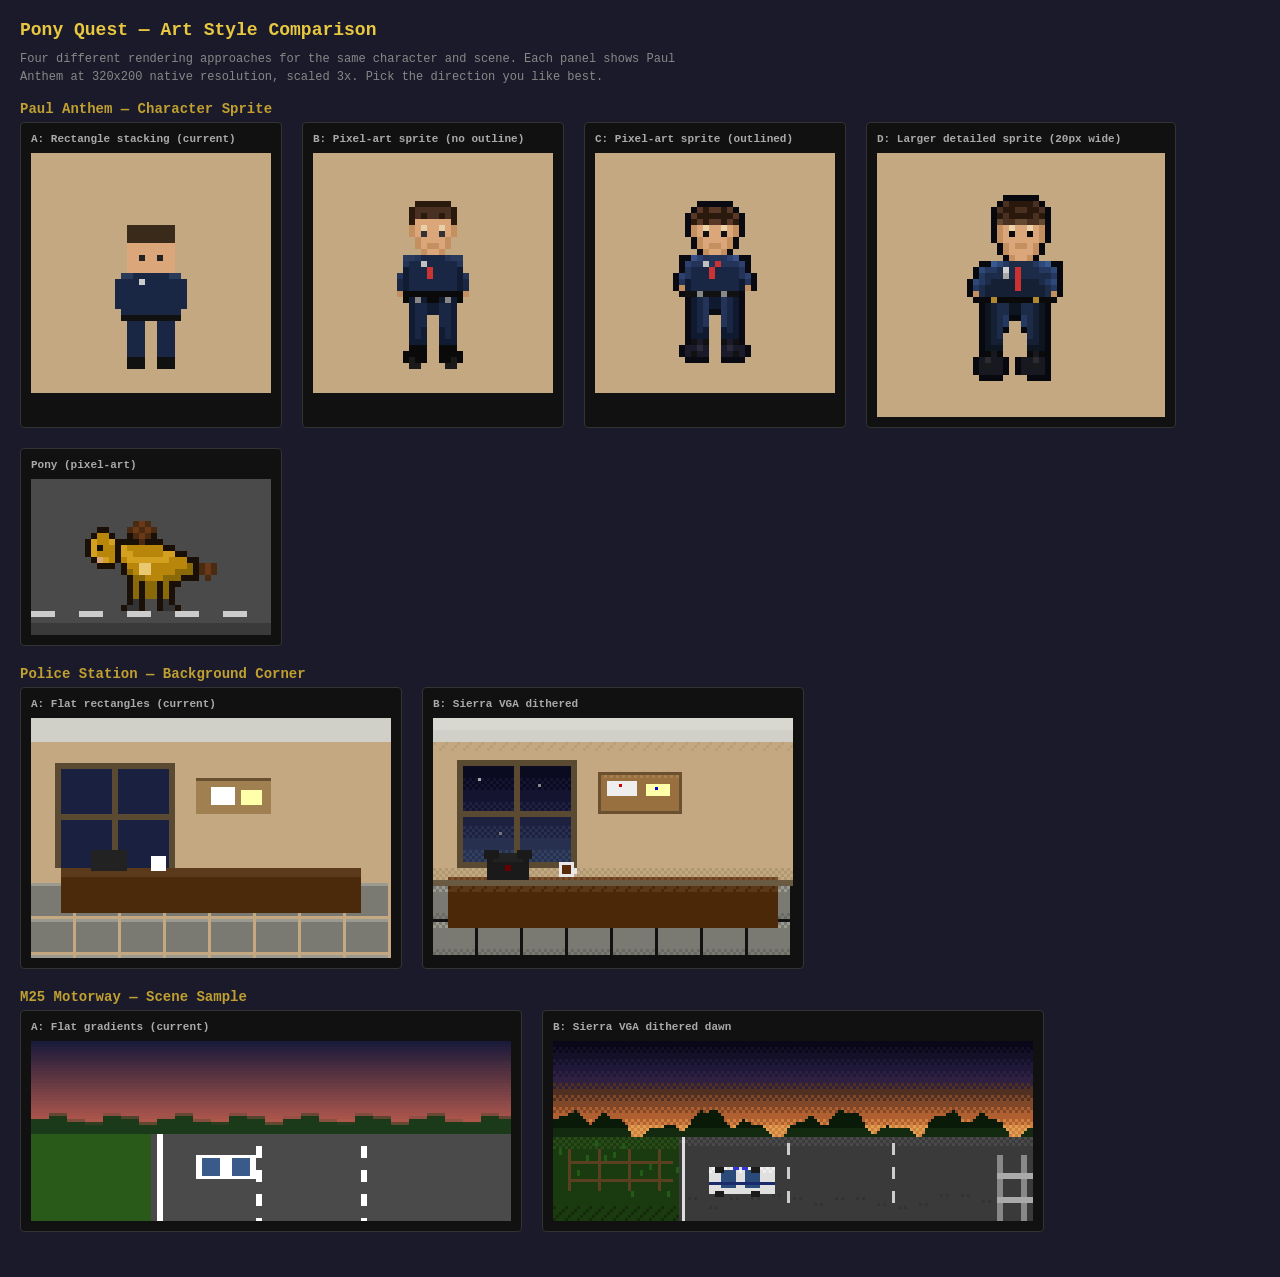
<file: style-demo.html>
<!DOCTYPE html>
<html lang="en">
<head>
<meta charset="utf-8">
<title>Pony Quest — Art Style Comparison</title>
<style>
*{margin:0;padding:0;box-sizing:border-box}
body{background:#1a1a2a;color:#ccc;font-family:monospace;padding:20px}
h1{color:#e8c840;margin-bottom:10px;font-size:18px}
h2{color:#c0a030;margin:15px 0 5px;font-size:14px}
p{font-size:12px;color:#888;margin-bottom:10px;max-width:700px;line-height:1.5}
.row{display:flex;gap:20px;flex-wrap:wrap;margin-bottom:20px}
.panel{background:#111;border:1px solid #333;padding:10px;border-radius:4px}
.panel h3{color:#aaa;font-size:11px;margin-bottom:8px}
canvas{image-rendering:pixelated;image-rendering:crisp-edges;display:block;margin:0 auto}
</style>
</head>
<body>
<h1>Pony Quest — Art Style Comparison</h1>
<p>Four different rendering approaches for the same character and scene. Each panel shows Paul Anthem at 320x200 native resolution, scaled 3x. Pick the direction you like best.</p>

<h2>Paul Anthem — Character Sprite</h2>
<div class="row" id="charRow"></div>

<h2>Police Station — Background Corner</h2>
<div class="row" id="bgRow"></div>

<h2>M25 Motorway — Scene Sample</h2>
<div class="row" id="sceneRow"></div>

<script>
'use strict';

// Utility: create a scaled canvas in a labelled panel
function makePanel(parent, title, w, h, scale) {
  const div = document.createElement('div');
  div.className = 'panel';
  const lbl = document.createElement('h3');
  lbl.textContent = title;
  div.appendChild(lbl);
  const c = document.createElement('canvas');
  c.width = w; c.height = h;
  c.style.width = (w*scale)+'px'; c.style.height = (h*scale)+'px';
  div.appendChild(c);
  parent.appendChild(div);
  return c.getContext('2d');
}

function R(ctx,x,y,w,h,c){ctx.fillStyle=c;ctx.fillRect(x,y,w,h);}

// ============================================================
// STYLE A: Current (rectangle stacking) — for reference
// ============================================================
function drawPaulA(ctx, px, py) {
  const x=px-6, y=py-24;
  R(ctx,x+2,y,8,3,'#3a2a1a');
  R(ctx,x+2,y+3,8,5,'#dba67a');
  R(ctx,x+4,y+5,1,1,'#222');R(ctx,x+7,y+5,1,1,'#222');
  R(ctx,x+1,y+8,10,8,'#1a2744');
  R(ctx,x+1,y+8,2,1,'#2a3a5a');R(ctx,x+9,y+8,2,1,'#2a3a5a');
  R(ctx,x+4,y+9,1,1,'#ccc');
  R(ctx,x+1,y+15,10,1,'#111');
  R(ctx,x+2,y+16,3,6,'#1a2744');R(ctx,x+7,y+16,3,6,'#1a2744');
  R(ctx,x+2,y+22,3,2,'#111');R(ctx,x+7,y+22,3,2,'#111');
  R(ctx,x,y+9,2,5,'#1a2744');R(ctx,x+10,y+9,2,5,'#1a2744');
}

// ============================================================
// STYLE B: Hand-crafted pixel art (pixel-data sprite)
// ============================================================
const PAUL_B_PALETTE = [
  null,          // 0 = transparent
  '#2a1a0e',     // 1 = dark hair
  '#4a3020',     // 2 = hair mid
  '#dba67a',     // 3 = skin
  '#c49060',     // 4 = skin shadow
  '#111c33',     // 5 = uniform dark
  '#1a2744',     // 6 = uniform mid
  '#243358',     // 7 = uniform light
  '#2a3a5a',     // 8 = uniform highlight
  '#0a0a0a',     // 9 = black (shoes/belt)
  '#c0c0c0',     // 10 = silver (badge)
  '#888888',     // 11 = buckle
  '#e8d0a8',     // 12 = skin highlight
  '#1a1a1a',     // 13 = dark grey
  '#333333',     // 14 = eye
  '#ffffff',     // 15 = eye white
  '#cc3333',     // 16 = tie accent
];

// 16 wide x 28 tall pixel art sprite
const PAUL_B = [
//0 1 2 3 4 5 6 7 8 9 0 1 2 3 4 5
 [0,0,0,0,0,1,1,1,1,1,1,0,0,0,0,0], // 0  hair top
 [0,0,0,0,1,2,2,2,2,2,2,1,0,0,0,0], // 1  hair
 [0,0,0,0,1,2,1,2,2,1,2,1,0,0,0,0], // 2  hair with parting
 [0,0,0,0,1,3,3,3,3,3,3,1,0,0,0,0], // 3  forehead
 [0,0,0,0,4,3,12,3,3,12,3,4,0,0,0,0], // 4  eyes area
 [0,0,0,0,4,3,14,3,3,14,3,4,0,0,0,0], // 5  eyes
 [0,0,0,0,0,4,3,3,3,3,4,0,0,0,0,0], // 6  nose
 [0,0,0,0,0,4,3,4,4,3,4,0,0,0,0,0], // 7  mouth
 [0,0,0,0,0,0,4,3,3,4,0,0,0,0,0,0], // 8  chin/neck
 [0,0,0,8,8,7,6,6,6,6,7,8,8,0,0,0], // 9  shoulders
 [0,0,0,7,6,6,10,6,6,6,6,6,7,0,0,0], // 10 upper chest + badge
 [0,0,0,5,6,6,6,16,6,6,6,6,5,0,0,0], // 11 chest + tie
 [0,0,7,5,6,6,6,16,6,6,6,6,5,7,0,0], // 12 torso + arms
 [0,0,6,5,6,6,6,6,6,6,6,6,5,6,0,0], // 13 torso
 [0,0,6,5,6,6,6,6,6,6,6,6,5,6,0,0], // 14 waist area
 [0,0,4,9,9,9,9,9,9,9,9,9,9,4,0,0], // 15 belt
 [0,0,0,9,5,11,5,9,9,5,11,5,9,0,0,0], // 16 belt detail
 [0,0,0,0,5,6,6,5,5,6,6,5,0,0,0,0], // 17 upper legs
 [0,0,0,0,5,6,6,5,5,6,6,5,0,0,0,0], // 18 legs
 [0,0,0,0,5,6,6,0,0,6,6,5,0,0,0,0], // 19 legs (gap)
 [0,0,0,0,5,6,6,0,0,6,6,5,0,0,0,0], // 20 legs
 [0,0,0,0,5,6,5,0,0,5,6,5,0,0,0,0], // 21 lower legs
 [0,0,0,0,5,6,5,0,0,5,6,5,0,0,0,0], // 22 lower legs
 [0,0,0,0,5,5,5,0,0,5,5,5,0,0,0,0], // 23 ankles
 [0,0,0,0,9,9,9,0,0,9,9,9,0,0,0,0], // 24 shoes
 [0,0,0,9,9,9,9,0,0,9,9,9,9,0,0,0], // 25 shoes
 [0,0,0,9,13,9,9,0,0,9,9,13,9,0,0,0], // 26 shoe detail
 [0,0,0,0,13,13,0,0,0,0,13,13,0,0,0,0], // 27 sole
];

function drawPixelSprite(ctx, data, palette, px, py) {
  for(let y=0;y<data.length;y++) {
    for(let x=0;x<data[y].length;x++) {
      const c=data[y][x];
      if(c===0) continue;
      ctx.fillStyle=palette[c];
      ctx.fillRect(px+x, py+y, 1, 1);
    }
  }
}

// ============================================================
// STYLE C: Outlined pixel art with sub-pixel shading
// ============================================================
const PAUL_C_PALETTE = [
  null,          // 0
  '#0a0a12',     // 1 = outline
  '#2a1a0e',     // 2 = dark hair
  '#5a3828',     // 3 = hair mid
  '#dba67a',     // 4 = skin
  '#c49060',     // 5 = skin shadow
  '#ecd4a8',     // 6 = skin highlight
  '#0f1a30',     // 7 = uniform darkest
  '#1a2744',     // 8 = uniform dark
  '#243358',     // 9 = uniform mid
  '#2e4070',     // 10 = uniform light
  '#3a5088',     // 11 = uniform highlight
  '#c0c0c0',     // 12 = silver
  '#111',        // 13 = black
  '#e0e0e0',     // 14 = white
  '#cc3333',     // 15 = tie
  '#888',        // 16 = belt buckle
  '#1a1a2a',     // 17 = shoe dark
  '#2a2a3a',     // 18 = shoe mid
];

const PAUL_C = [
 [0,0,0,0,0,1,1,1,1,1,1,0,0,0,0,0],
 [0,0,0,0,1,3,2,3,3,2,3,1,0,0,0,0],
 [0,0,0,1,3,2,2,2,2,2,2,3,1,0,0,0],
 [0,0,0,1,2,3,2,3,3,2,3,2,1,0,0,0],
 [0,0,0,1,5,4,6,4,4,6,4,5,1,0,0,0],
 [0,0,0,1,5,4,13,4,4,13,4,5,1,0,0,0],
 [0,0,0,0,1,5,4,4,4,4,5,1,0,0,0,0],
 [0,0,0,0,1,5,4,5,5,4,5,1,0,0,0,0],
 [0,0,0,0,0,1,5,4,4,5,1,0,0,0,0,0],
 [0,0,1,1,11,10,9,9,9,9,10,11,1,1,0,0],
 [0,0,1,10,9,9,12,9,15,9,9,9,10,1,0,0],
 [0,0,1,9,8,8,8,15,8,8,8,8,9,1,0,0],
 [0,1,10,9,8,8,8,15,8,8,8,8,9,10,1,0],
 [0,1,9,7,8,8,8,8,8,8,8,8,7,9,1,0],
 [0,1,5,7,8,8,8,8,8,8,8,8,7,5,1,0],
 [0,0,1,13,13,16,13,13,13,16,13,13,1,0,0,0],
 [0,0,0,1,7,8,9,7,7,9,8,7,1,0,0,0],
 [0,0,0,1,7,8,9,7,7,9,8,7,1,0,0,0],
 [0,0,0,1,7,8,9,1,1,9,8,7,1,0,0,0],
 [0,0,0,1,7,8,9,0,0,9,8,7,1,0,0,0],
 [0,0,0,1,7,8,9,0,0,9,8,7,1,0,0,0],
 [0,0,0,1,7,8,7,0,0,7,8,7,1,0,0,0],
 [0,0,0,1,7,7,7,0,0,7,7,7,1,0,0,0],
 [0,0,0,1,13,17,13,0,0,13,17,13,1,0,0,0],
 [0,0,1,17,17,18,17,0,0,17,18,17,17,1,0,0],
 [0,0,1,17,13,17,17,0,0,17,17,13,17,1,0,0],
 [0,0,0,1,1,1,1,0,0,1,1,1,1,0,0,0],
];

// ============================================================
// STYLE D: Larger detailed sprite (20x32) with Sierra VGA palette + dithering
// ============================================================
const PAUL_D_PALETTE = [
  null,
  '#08080f',     // 1 outline
  '#2a180c',     // 2 hair dark
  '#4a3020',     // 3 hair mid
  '#654830',     // 4 hair light
  '#dba67a',     // 5 skin mid
  '#c49060',     // 6 skin shadow
  '#ecd4a8',     // 7 skin highlight
  '#f0dcc0',     // 8 skin brightest
  '#0d1520',     // 9 uniform darkest
  '#152035',     // 10 uniform dark
  '#1c2b48',     // 11 uniform mid
  '#243860',     // 12 uniform light
  '#2e4878',     // 13 uniform highlight
  '#385890',     // 14 uniform brightest
  '#a8a8a8',     // 15 silver
  '#d0d0d0',     // 16 silver bright
  '#cc3030',     // 17 tie
  '#0a0a0a',     // 18 black
  '#1a1a1a',     // 19 dark grey
  '#333',        // 20 grey
  '#f8f8f0',     // 21 white
  '#b08830',     // 22 gold (buttons)
  '#2a2a30',     // 23 shoe mid
  '#181820',     // 24 shoe dark
];

const PAUL_D = [
 [0,0,0,0,0,0,0,1,1,1,1,1,1,0,0,0,0,0,0,0],
 [0,0,0,0,0,0,1,3,2,2,2,2,3,1,0,0,0,0,0,0],
 [0,0,0,0,0,1,3,2,2,3,3,2,2,3,1,0,0,0,0,0],
 [0,0,0,0,0,1,2,3,2,2,2,2,3,2,1,0,0,0,0,0],
 [0,0,0,0,0,1,4,3,3,4,4,3,3,4,1,0,0,0,0,0],
 [0,0,0,0,0,1,6,5,7,5,5,7,5,6,1,0,0,0,0,0],
 [0,0,0,0,0,1,6,5,18,5,5,18,5,6,1,0,0,0,0],
 [0,0,0,0,0,1,6,5,5,5,5,5,5,6,1,0,0,0,0,0],
 [0,0,0,0,0,0,1,6,5,6,6,5,6,1,0,0,0,0,0,0],
 [0,0,0,0,0,0,1,6,5,5,5,5,6,1,0,0,0,0,0,0],
 [0,0,0,0,0,0,0,1,6,5,5,6,1,0,0,0,0,0,0,0],
 [0,0,0,1,1,14,13,12,11,11,11,11,12,13,14,1,1,0,0,0],
 [0,0,1,13,12,12,11,16,11,17,11,11,11,12,12,13,1,0,0,0],
 [0,0,1,12,11,11,11,15,11,17,11,11,11,11,11,12,1,0,0,0],
 [0,1,13,12,11,10,10,10,10,17,10,10,10,11,12,13,1,0,0,0],
 [0,1,12,11,10,10,10,10,10,17,10,10,10,10,11,12,1,0,0,0],
 [0,1,6,11,10,10,10,10,10,10,10,10,10,10,11,6,1,0,0,0],
 [0,0,1,18,18,22,18,18,18,18,18,18,22,18,18,1,0,0,0,0],
 [0,0,0,1,9,10,11,11,9,9,11,11,10,9,1,0,0,0,0,0],
 [0,0,0,1,9,10,11,11,9,9,11,11,10,9,1,0,0,0,0,0],
 [0,0,0,1,9,10,11,12,1,1,12,11,10,9,1,0,0,0,0,0],
 [0,0,0,1,9,10,11,12,0,0,12,11,10,9,1,0,0,0,0,0],
 [0,0,0,1,9,10,11,1,0,0,1,11,10,9,1,0,0,0,0,0],
 [0,0,0,1,9,10,11,0,0,0,0,11,10,9,1,0,0,0,0,0],
 [0,0,0,1,9,10,10,0,0,0,0,10,10,9,1,0,0,0,0,0],
 [0,0,0,1,9,9,9,0,0,0,0,9,9,9,1,0,0,0,0,0],
 [0,0,0,1,18,24,18,0,0,0,0,18,24,18,1,0,0,0,0,0],
 [0,0,1,24,23,24,24,1,0,1,24,24,23,24,1,0,0,0,0,0],
 [0,0,1,24,19,24,24,1,0,1,24,24,19,24,1,0,0,0,0,0],
 [0,0,1,24,24,24,24,1,0,1,24,24,24,24,1,0,0,0,0,0],
 [0,0,0,1,1,1,1,0,0,0,0,1,1,1,1,0,0,0,0,0],
];

// ============================================================
// PONY SPRITES for each style
// ============================================================
const PONY_PALETTE = [
  null,
  '#1a1008',     // 1 outline
  '#b8860b',     // 2 body
  '#d4a020',     // 3 body light
  '#8a6a08',     // 4 body shadow
  '#4a2a10',     // 5 mane dark
  '#6a3a18',     // 6 mane
  '#111',        // 7 eye
  '#e8c870',     // 8 belly highlight
  '#333',        // 9 hoof
  '#dba67a',     // 10 muzzle
];

const PONY_SPRITE = [
 [0,0,0,0,0,0,0,0,0,5,6,5,0,0,0,0,0,0,0,0,0,0,0,0],
 [0,0,0,1,1,0,0,0,5,6,5,6,5,0,0,0,0,0,0,0,0,0,0,0],
 [0,0,1,2,2,1,0,0,1,5,6,5,1,0,0,0,0,0,0,0,0,0,0,0],
 [0,1,3,2,2,3,1,1,1,1,5,1,1,1,0,0,0,0,0,0,0,0,0,0],
 [0,1,3,7,2,2,1,3,2,2,2,2,2,2,1,1,0,0,0,0,0,0,0,0],
 [0,1,3,2,2,2,1,3,3,2,2,2,2,2,3,3,1,1,0,0,0,0,0,0],
 [0,0,1,10,3,2,1,2,3,3,3,3,3,3,3,2,2,2,1,1,0,0,0,0],
 [0,0,0,1,1,1,0,1,2,2,8,8,2,2,2,2,2,2,4,1,5,6,5,0],
 [0,0,0,0,0,0,0,1,4,2,8,8,2,2,2,2,4,4,4,1,5,6,5,0],
 [0,0,0,0,0,0,0,0,1,4,4,2,2,2,4,4,4,1,1,1,0,5,0,0],
 [0,0,0,0,0,0,0,0,1,4,1,4,4,1,4,1,1,0,0,0,0,0,0,0],
 [0,0,0,0,0,0,0,0,1,4,1,4,4,1,4,1,0,0,0,0,0,0,0,0],
 [0,0,0,0,0,0,0,0,1,4,1,4,4,1,4,1,0,0,0,0,0,0,0,0],
 [0,0,0,0,0,0,0,0,1,9,1,0,0,1,9,1,0,0,0,0,0,0,0,0],
 [0,0,0,0,0,0,0,1,9,9,1,0,0,1,9,9,1,0,0,0,0,0,0,0],
];

// ============================================================
// BACKGROUND STYLES
// ============================================================

// Dithering helper
function dither(ctx, x, y, w, h, c1, c2, pattern) {
  // pattern: 0=solid c1, 1=25%, 2=50% checker, 3=75%, 4=solid c2
  for(let py=0;py<h;py++) {
    for(let px=0;px<w;px++) {
      let useC2 = false;
      if(pattern===1) useC2 = (px+py)%4===0;
      else if(pattern===2) useC2 = (px+py)%2===0;
      else if(pattern===3) useC2 = (px+py)%4!==0;
      else if(pattern===4) useC2 = true;
      ctx.fillStyle = useC2 ? c2 : c1;
      ctx.fillRect(x+px, y+py, 1, 1);
    }
  }
}

// Sierra-style dithered gradient
function sierraGradient(ctx, x, y, w, h, colors) {
  // colors is array of {color, ditherWith} pairs
  const bandH = Math.floor(h / colors.length);
  for(let i=0;i<colors.length;i++) {
    const c = colors[i];
    if(c.dither) {
      dither(ctx, x, y+i*bandH, w, bandH, c.color, c.dither, 2);
    } else {
      R(ctx, x, y+i*bandH, w, bandH, c.color);
    }
  }
}

function drawStationBG_A(ctx) {
  // Current crude style
  R(ctx,0,0,120,80,'#c4a882');
  R(ctx,0,0,120,8,'#d0d0c8');
  for(let tx=0;tx<120;tx+=15) for(let ty=55;ty<80;ty+=12) {
    R(ctx,tx,ty,14,11,'#7a7a72');R(ctx,tx,ty,14,1,'#9a9a90');
  }
  R(ctx,8,15,40,35,'#1a2040');R(ctx,8,15,40,2,'#5a4a32');R(ctx,8,15,2,35,'#5a4a32');R(ctx,46,15,2,35,'#5a4a32');
  R(ctx,27,15,2,35,'#5a4a32');R(ctx,8,32,40,2,'#5a4a32');
  R(ctx,55,20,25,12,'#a08050');R(ctx,55,20,25,1,'#6a5030');
  R(ctx,60,23,8,6,'#fff');R(ctx,70,24,7,5,'#ffa');
  R(ctx,10,50,100,3,'#5a3a1a');R(ctx,10,53,100,12,'#4a2a0a');
  R(ctx,20,44,12,7,'#222');R(ctx,40,46,5,5,'#fff');
}

function drawStationBG_B(ctx) {
  // Dithered Sierra style
  sierraGradient(ctx, 0,0,120,8, [
    {color:'#d8d8d0'},{color:'#d0d0c8'}
  ]);
  // Wall with subtle dithered shading
  R(ctx,0,8,120,46,'#c4a882');
  dither(ctx,0,8,120,3,'#c4a882','#b8a078',1); // shadow under ceiling
  dither(ctx,0,50,120,4,'#c4a882','#b09870',2); // shadow above desk

  // Floor with dithered tiles
  for(let tx=0;tx<120;tx+=15) for(let ty=56;ty<80;ty+=12) {
    R(ctx,tx,ty,14,11,'#7a7a72');
    dither(ctx,tx,ty,14,2,'#9a9a90','#7a7a72',2);
    dither(ctx,tx,ty+9,14,2,'#6a6a64','#7a7a72',2);
  }

  // Window with dithered pre-dawn sky
  R(ctx,8,14,40,36,'#5a4a32');
  sierraGradient(ctx,10,16,17,32, [
    {color:'#0a0a20'},{color:'#0a0a20',dither:'#141430'},
    {color:'#141430'},{color:'#141430',dither:'#1e2040'},
    {color:'#1e2040'},{color:'#1e2040',dither:'#283050'},
    {color:'#283050'},{color:'#283050',dither:'#324060'},
  ]);
  sierraGradient(ctx,29,16,17,32, [
    {color:'#0a0a20'},{color:'#0a0a20',dither:'#141430'},
    {color:'#141430'},{color:'#141430',dither:'#1e2040'},
    {color:'#1e2040'},{color:'#1e2040',dither:'#283050'},
    {color:'#283050'},{color:'#283050',dither:'#324060'},
  ]);
  R(ctx,27,16,2,32,'#5a4a32');
  R(ctx,10,31,36,2,'#5a4a32');
  // Stars
  R(ctx,15,20,1,1,'#aaa');R(ctx,35,22,1,1,'#888');R(ctx,22,38,1,1,'#777');

  // Notice board
  R(ctx,55,18,28,14,'#987040');
  dither(ctx,55,18,28,2,'#a88050','#987040',2);
  R(ctx,55,18,28,1,'#6a5030');R(ctx,55,18,1,14,'#6a5030');
  R(ctx,82,18,1,14,'#6a5030');R(ctx,55,31,28,1,'#6a5030');
  R(ctx,58,21,10,5,'#eee');R(ctx,71,22,8,4,'#ffa');
  R(ctx,62,22,1,1,'#c00');R(ctx,74,23,1,1,'#00c');

  // Desk with wood grain dither
  R(ctx,5,53,110,3,'#6a4020');
  dither(ctx,5,53,110,1,'#7a5030','#6a4020',2);
  R(ctx,5,56,110,14,'#4a2808');
  dither(ctx,5,56,110,2,'#5a3818','#4a2808',1);

  // Phone
  R(ctx,18,47,14,7,'#1a1a1a');R(ctx,20,45,10,3,'#222');
  R(ctx,17,44,5,3,'#1a1a1a');R(ctx,28,44,5,3,'#1a1a1a');
  R(ctx,24,49,2,2,'#660000');

  // Coffee
  R(ctx,42,48,5,5,'#e8e8e8');R(ctx,46,50,2,2,'#e8e8e8');
  R(ctx,43,49,3,3,'#5a2a0a');

  // Skirting
  R(ctx,0,54,120,2,'#6a5a42');
}

function drawMotorwayBG_A(ctx) {
  // Current crude style
  for(let y=0;y<30;y++) {
    const t=y/30;
    R(ctx,0,y,160,1,`rgb(${26+t*170},${26+t*70},${58+t*20})`);
  }
  for(let tx=0;tx<160;tx+=6) {
    const th=2+Math.sin(tx*0.3)*1.5;
    R(ctx,tx,28-th,6,th+3,'#1a3a1a');
  }
  R(ctx,0,31,50,30,'#2a5a1a');
  R(ctx,40,31,120,30,'#4a4a4a');
  for(let ly=35;ly<60;ly+=8) { R(ctx,75,ly,2,4,'#fff'); R(ctx,110,ly,2,4,'#fff'); }
  R(ctx,42,31,2,30,'#fff');
  R(ctx,55,38,20,8,'#fff');R(ctx,57,39,6,6,'#3a5a8a');R(ctx,67,39,6,6,'#3a5a8a');
}

function drawMotorwayBG_B(ctx) {
  // Sierra VGA dithered style
  sierraGradient(ctx,0,0,160,32,[
    {color:'#0a0818'},{color:'#0a0818',dither:'#141028'},
    {color:'#141028'},{color:'#141028',dither:'#201838'},
    {color:'#201838'},{color:'#201838',dither:'#302040'},
    {color:'#302040'},{color:'#302040',dither:'#503020'},
    {color:'#503020'},{color:'#503020',dither:'#804828'},
    {color:'#804828'},{color:'#804828',dither:'#b06030'},
    {color:'#b06030'},{color:'#b06030',dither:'#d08040'},
    {color:'#d08040'},
  ]);
  // Dawn glow on horizon
  dither(ctx,0,28,160,4,'#d08040','#e0a050',2);

  // Tree line silhouette (organic shapes)
  for(let tx=0;tx<160;tx++) {
    const th=Math.floor(3+Math.sin(tx*0.4)*2+Math.sin(tx*0.15)*3+Math.cos(tx*0.8)*1);
    for(let ty=0;ty<th+2;ty++) {
      const shade = ty<th-1 ? '#0a1a08' : '#142a10';
      R(ctx,tx,30-th+ty,1,1,shade);
    }
  }

  // Green verge
  R(ctx,0,32,45,28,'#1a3a10');
  dither(ctx,0,32,45,4,'#2a4a18','#1a3a10',2);
  dither(ctx,0,55,45,5,'#1a3a10','#142a0a',1);
  // Grass detail
  for(let gx=2;gx<43;gx+=3) {
    R(ctx,gx,32+Math.floor(Math.random()*20),1,2,'#245a18');
  }

  // Fence
  for(let fx=5;fx<42;fx+=10){R(ctx,fx,36,1,14,'#5a4020');}
  R(ctx,5,40,35,1,'#5a4020');R(ctx,5,46,35,1,'#5a4020');

  // Road
  R(ctx,42,32,118,28,'#3a3a3a');
  dither(ctx,42,32,118,3,'#4a4a4a','#3a3a3a',2);
  // Edge line
  R(ctx,43,32,1,28,'#ddd');
  // Lane dashes
  for(let ly=34;ly<58;ly+=8){R(ctx,78,ly,1,4,'#ccc');R(ctx,113,ly,1,4,'#ccc');}
  // Barrier
  for(let bx=148;bx<160;bx+=8){R(ctx,bx,38,2,22,'#888');}
  R(ctx,148,44,12,2,'#aaa');R(ctx,148,52,12,2,'#aaa');

  // Police car (detailed)
  R(ctx,52,42,22,9,'#e0e0e0');
  dither(ctx,52,42,22,2,'#f0f0f0','#e0e0e0',2);
  R(ctx,56,43,5,6,'#2a4a7a');R(ctx,64,43,5,6,'#2a4a7a');
  R(ctx,52,47,22,1,'#1a2a6a');
  R(ctx,54,42,3,2,'#1a1a1a');R(ctx,66,42,3,2,'#1a1a1a');
  R(ctx,54,50,3,2,'#1a1a1a');R(ctx,66,50,3,2,'#1a1a1a');
  R(ctx,60,42,2,1,'#3333dd');R(ctx,63,42,2,1,'#3333dd');

  // Road surface texture
  for(let rx=45;rx<145;rx+=7) {
    dither(ctx,rx,50+Math.floor(Math.random()*6),3,1,'#3a3a3a','#333333',2);
  }
}

// ============================================================
// RENDER ALL PANELS
// ============================================================

const charRow = document.getElementById('charRow');
const bgRow = document.getElementById('bgRow');
const sceneRow = document.getElementById('sceneRow');
const SCALE = 3;

// --- Character panels ---
const chW=40, chH=40;

// Style A
{
  const c=makePanel(charRow,'A: Rectangle stacking (current)',chW,chH,SCALE*2);
  R(c,0,0,chW,chH,'#c4a882');
  drawPaulA(c, 20, 36);
}
// Style B
{
  const c=makePanel(charRow,'B: Pixel-art sprite (no outline)',chW,chH,SCALE*2);
  R(c,0,0,chW,chH,'#c4a882');
  drawPixelSprite(c, PAUL_B, PAUL_B_PALETTE, 12, 8);
}
// Style C
{
  const c=makePanel(charRow,'C: Pixel-art sprite (outlined)',chW,chH,SCALE*2);
  R(c,0,0,chW,chH,'#c4a882');
  drawPixelSprite(c, PAUL_C, PAUL_C_PALETTE, 12, 8);
}
// Style D
{
  const c=makePanel(charRow,'D: Larger detailed sprite (20px wide)',48,44,SCALE*2);
  R(c,0,0,48,44,`#c4a882`);
  drawPixelSprite(c, PAUL_D, PAUL_D_PALETTE, 14, 7);
}

// --- Pony for reference ---
{
  const c=makePanel(charRow,'Pony (pixel-art)',40,26,SCALE*2);
  R(c,0,0,40,26,'#4a4a4a');
  R(c,0,24,40,2,'#3a3a3a');
  for(let lx=0;lx<40;lx+=8) R(c,lx,22,4,1,'#ccc');
  drawPixelSprite(c, PONY_SPRITE, PONY_PALETTE, 8, 7);
}

// --- Background panels ---
const bgW=120, bgH=80;

{
  const c=makePanel(bgRow,'A: Flat rectangles (current)',bgW,bgH,SCALE);
  drawStationBG_A(c);
}
{
  const c=makePanel(bgRow,'B: Sierra VGA dithered',bgW,bgH,SCALE);
  drawStationBG_B(c);
}

// --- Motorway scene panels ---
const scW=160, scH=60;
{
  const c=makePanel(sceneRow,'A: Flat gradients (current)',scW,scH,SCALE);
  drawMotorwayBG_A(c);
}
{
  const c=makePanel(sceneRow,'B: Sierra VGA dithered dawn',scW,scH,SCALE);
  drawMotorwayBG_B(c);
}

</script>
</body>
</html>
</file>
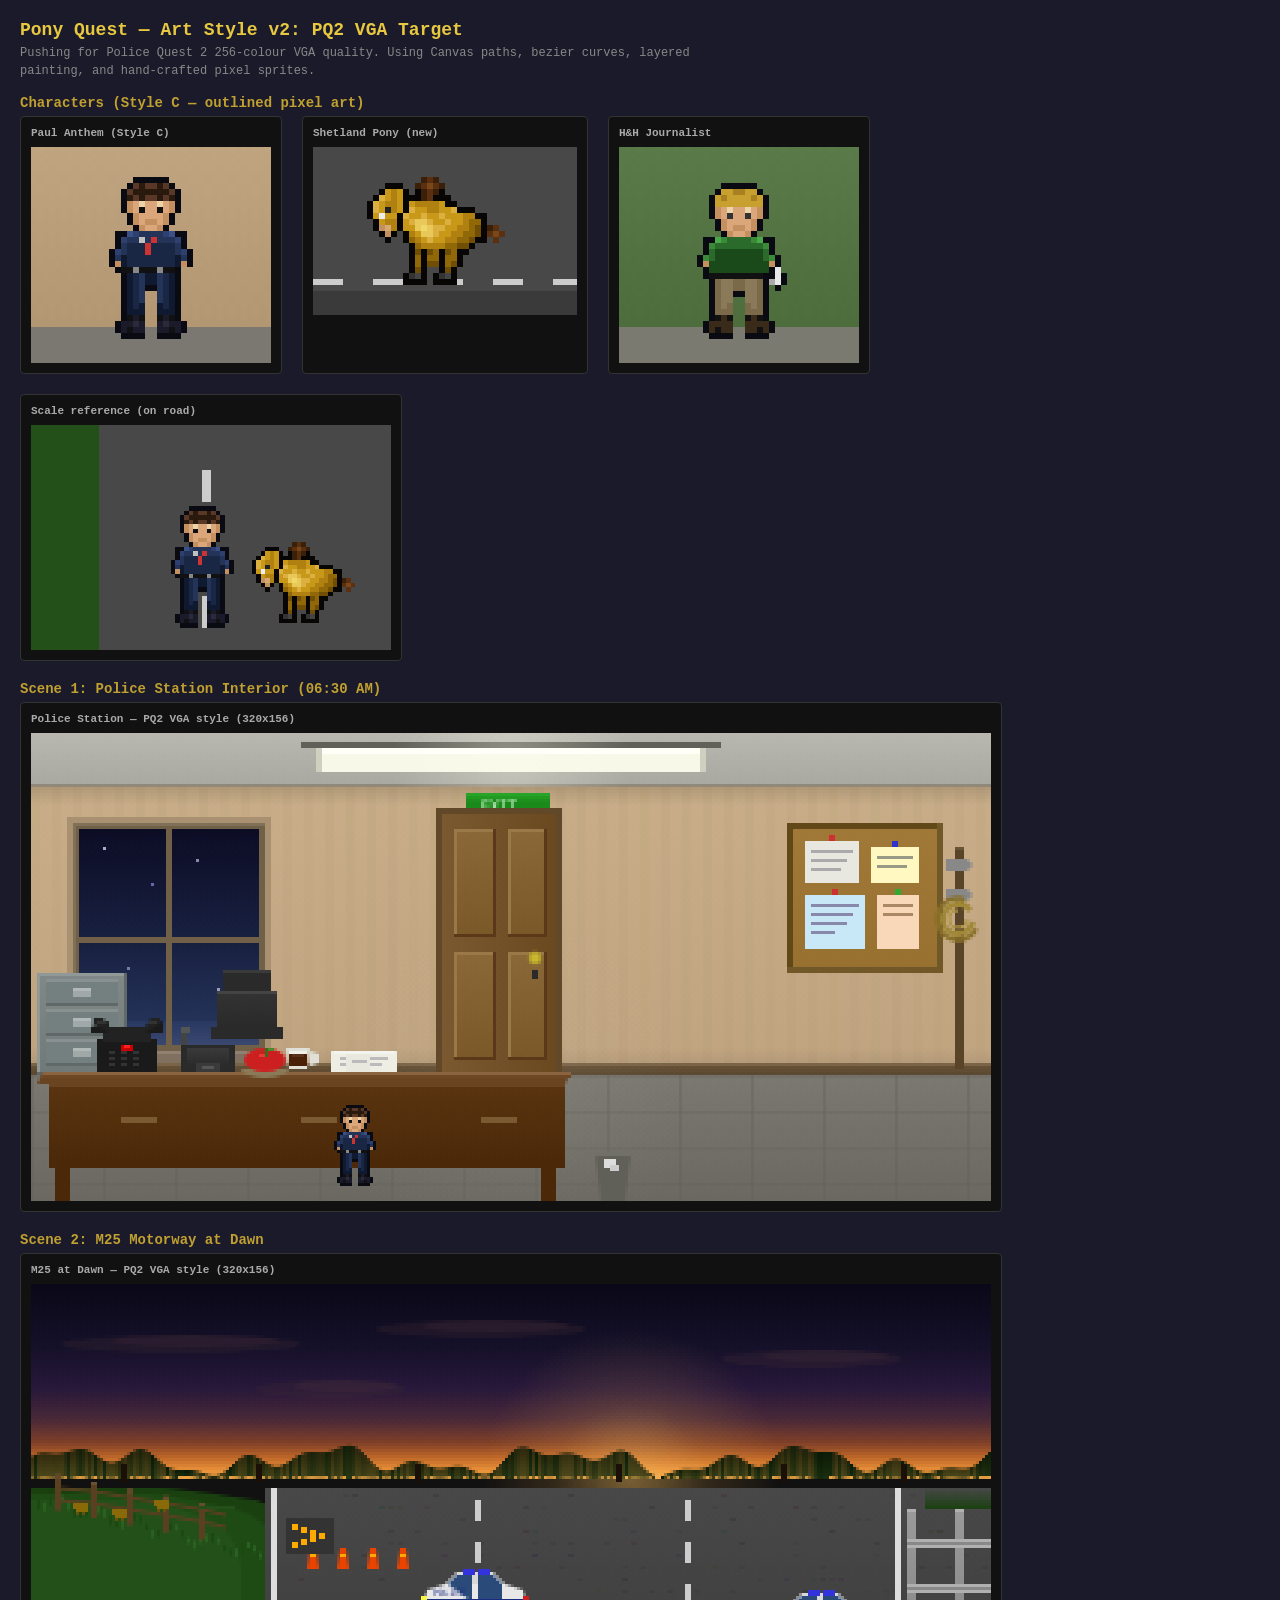
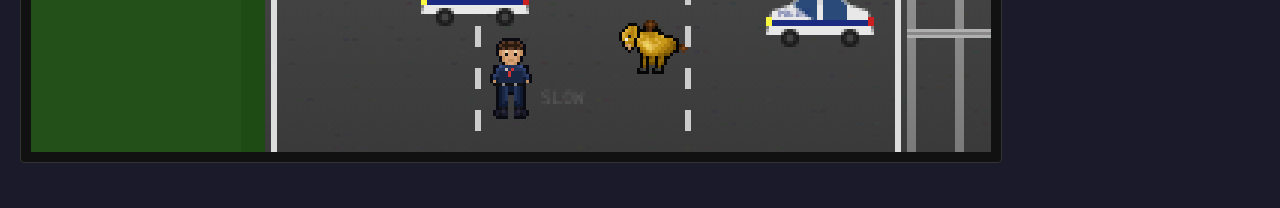
<file: style-demo2.html>
<!DOCTYPE html>
<html lang="en">
<head>
<meta charset="utf-8">
<title>Pony Quest — Art Style v2</title>
<style>
*{margin:0;padding:0;box-sizing:border-box}
body{background:#1a1a2a;color:#ccc;font-family:monospace;padding:20px}
h1{color:#e8c840;margin-bottom:4px;font-size:18px}
h2{color:#c0a030;margin:15px 0 5px;font-size:14px}
p{font-size:12px;color:#888;margin-bottom:10px;max-width:700px;line-height:1.5}
.row{display:flex;gap:20px;flex-wrap:wrap;margin-bottom:20px}
.panel{background:#111;border:1px solid #333;padding:10px;border-radius:4px}
.panel h3{color:#aaa;font-size:11px;margin-bottom:8px}
canvas{image-rendering:pixelated;image-rendering:crisp-edges;display:block;margin:0 auto}
</style>
</head>
<body>
<h1>Pony Quest — Art Style v2: PQ2 VGA Target</h1>
<p>Pushing for Police Quest 2 256-colour VGA quality. Using Canvas paths, bezier curves, layered painting, and hand-crafted pixel sprites.</p>

<h2>Characters (Style C — outlined pixel art)</h2>
<div class="row" id="charRow"></div>

<h2>Scene 1: Police Station Interior (06:30 AM)</h2>
<div class="row" id="stationRow"></div>

<h2>Scene 2: M25 Motorway at Dawn</h2>
<div class="row" id="motorwayRow"></div>

<script>
'use strict';

function makePanel(parent, title, w, h, scale) {
  const div = document.createElement('div');
  div.className = 'panel';
  const lbl = document.createElement('h3');
  lbl.textContent = title;
  div.appendChild(lbl);
  const c = document.createElement('canvas');
  c.width = w; c.height = h;
  c.style.width = (w*scale)+'px'; c.style.height = (h*scale)+'px';
  div.appendChild(c);
  parent.appendChild(div);
  return c.getContext('2d');
}

// ============================================================
// PIXEL SPRITE RENDERER
// ============================================================
function drawSprite(ctx, data, pal, px, py) {
  for(let y=0;y<data.length;y++)
    for(let x=0;x<data[y].length;x++) {
      if(data[y][x]===0) continue;
      ctx.fillStyle=pal[data[y][x]];
      ctx.fillRect(px+x, py+y, 1, 1);
    }
}

// ============================================================
// PAUL — Style C (outlined, confirmed good)
// ============================================================
const P_PAL = [
  null,'#0a0a12','#2a1a0e','#5a3828','#dba67a','#c49060','#ecd4a8',
  '#0f1a30','#1a2744','#243358','#2e4070','#3a5088','#c0c0c0','#111',
  '#e0e0e0','#cc3333','#888','#1a1a2a','#2a2a3a',
];
const PAUL = [
 [0,0,0,0,0,1,1,1,1,1,1,0,0,0,0,0],
 [0,0,0,0,1,3,2,3,3,2,3,1,0,0,0,0],
 [0,0,0,1,3,2,2,2,2,2,2,3,1,0,0,0],
 [0,0,0,1,2,3,2,3,3,2,3,2,1,0,0,0],
 [0,0,0,1,5,4,6,4,4,6,4,5,1,0,0,0],
 [0,0,0,1,5,4,13,4,4,13,4,5,1,0,0,0],
 [0,0,0,0,1,5,4,4,4,4,5,1,0,0,0,0],
 [0,0,0,0,1,5,4,5,5,4,5,1,0,0,0,0],
 [0,0,0,0,0,1,5,4,4,5,1,0,0,0,0,0],
 [0,0,1,1,11,10,9,9,9,9,10,11,1,1,0,0],
 [0,0,1,10,9,9,12,9,15,9,9,9,10,1,0,0],
 [0,0,1,9,8,8,8,15,8,8,8,8,9,1,0,0],
 [0,1,10,9,8,8,8,15,8,8,8,8,9,10,1,0],
 [0,1,9,7,8,8,8,8,8,8,8,8,7,9,1,0],
 [0,1,5,7,8,8,8,8,8,8,8,8,7,5,1,0],
 [0,0,1,13,13,16,13,13,13,16,13,13,1,0,0,0],
 [0,0,0,1,7,8,9,7,7,9,8,7,1,0,0,0],
 [0,0,0,1,7,8,9,7,7,9,8,7,1,0,0,0],
 [0,0,0,1,7,8,9,1,1,9,8,7,1,0,0,0],
 [0,0,0,1,7,8,9,0,0,9,8,7,1,0,0,0],
 [0,0,0,1,7,8,9,0,0,9,8,7,1,0,0,0],
 [0,0,0,1,7,8,7,0,0,7,8,7,1,0,0,0],
 [0,0,0,1,7,7,7,0,0,7,7,7,1,0,0,0],
 [0,0,0,1,13,17,13,0,0,13,17,13,1,0,0,0],
 [0,0,1,17,17,18,17,0,0,17,18,17,17,1,0,0],
 [0,0,1,17,13,17,17,0,0,17,17,13,17,1,0,0],
 [0,0,0,1,1,1,1,0,0,1,1,1,1,0,0,0],
];

// ============================================================
// PONY — Proper pixel art, 28x18, outlined
// ============================================================
const PO_PAL = [
  null,
  '#080604',     // 1 outline
  '#c89818',     // 2 body bright
  '#b08010',     // 3 body mid
  '#906808',     // 4 body dark
  '#704e06',     // 5 body darkest
  '#3a2008',     // 6 mane dark
  '#5a3010',     // 7 mane mid
  '#7a4818',     // 8 mane light
  '#dbb040',     // 9 body highlight
  '#e8c858',     // 10 belly/highlight
  '#222',        // 11 eye
  '#d8a870',     // 12 muzzle light
  '#c09060',     // 13 muzzle
  '#444',        // 14 hoof dark
  '#333',        // 15 hoof
  '#f0d868',     // 16 brightest highlight
  '#eee',        // 17 eye shine
];

const PONY = [
 [0,0,0,0,0,0,0,0,0,0,6,7,6,0,0,0,0,0,0,0,0,0,0,0,0,0,0,0],
 [0,0,0,0,1,1,1,0,0,6,7,8,7,6,0,0,0,0,0,0,0,0,0,0,0,0,0,0],
 [0,0,0,1,2,3,2,1,0,1,6,7,6,1,0,0,0,0,0,0,0,0,0,0,0,0,0,0],
 [0,0,1,9,2,3,2,1,1,1,6,7,1,1,1,0,0,0,0,0,0,0,0,0,0,0,0,0],
 [0,1,9,2,3,3,2,1,2,3,3,3,3,2,1,1,0,0,0,0,0,0,0,0,0,0,0,0],
 [0,1,9,2,11,3,2,1,9,2,2,3,3,2,2,9,1,1,1,0,0,0,0,0,0,0,0,0],
 [0,1,2,17,2,2,1,9,2,2,9,2,2,9,2,2,2,3,3,1,1,0,0,0,0,0,0,0],
 [0,0,1,2,3,3,1,2,9,10,10,9,2,2,9,2,2,3,4,4,1,0,0,0,0,0,0,0],
 [0,0,1,13,12,3,1,2,2,10,16,10,9,9,2,2,3,3,4,5,1,6,7,0,0,0,0,0],
 [0,0,0,1,13,1,0,1,3,2,10,10,9,2,2,3,3,4,4,5,1,7,8,7,0,0,0,0],
 [0,0,0,0,1,0,0,1,4,3,2,9,2,2,3,3,4,4,5,1,1,0,7,0,0,0,0,0],
 [0,0,0,0,0,0,0,0,1,4,3,3,3,3,4,4,5,5,1,0,0,0,0,0,0,0,0,0],
 [0,0,0,0,0,0,0,0,1,5,1,5,4,1,5,4,1,1,0,0,0,0,0,0,0,0,0,0],
 [0,0,0,0,0,0,0,0,1,4,1,4,4,1,4,4,1,0,0,0,0,0,0,0,0,0,0,0],
 [0,0,0,0,0,0,0,0,1,4,1,5,5,1,4,5,1,0,0,0,0,0,0,0,0,0,0,0],
 [0,0,0,0,0,0,0,0,1,5,1,0,0,1,5,1,0,0,0,0,0,0,0,0,0,0,0,0],
 [0,0,0,0,0,0,0,1,15,14,1,0,1,15,14,1,0,0,0,0,0,0,0,0,0,0,0],
 [0,0,0,0,0,0,0,1,1,1,1,0,1,1,1,1,0,0,0,0,0,0,0,0,0,0,0,0],
];

// ============================================================
// JOURNALIST — Outlined pixel art
// ============================================================
const J_PAL = [
  null,'#0a0a12','#c8a030','#a88020','#dba67a','#c49060','#ecd4a8',
  '#1a4a1a','#2a6a2a','#3a8a3a','#4aaa4a','#7a6a4a','#8a7a5a',
  '#a08a6a','#3a2a1a','#e8e8e8','#aaa','#333','#111',
];
const JOURNALIST = [
 [0,0,0,0,0,1,1,1,1,1,1,0,0,0,0,0],
 [0,0,0,0,1,2,2,3,3,2,2,1,0,0,0,0],
 [0,0,0,1,2,3,2,2,2,2,3,2,1,0,0,0],
 [0,0,0,1,2,2,2,2,2,2,2,2,1,0,0,0],
 [0,0,0,1,5,4,6,4,4,6,4,5,1,0,0,0],
 [0,0,0,1,5,4,17,4,4,17,4,5,1,0,0,0],
 [0,0,0,0,1,5,4,4,4,4,5,1,0,0,0,0],
 [0,0,0,0,1,5,4,5,5,4,5,1,0,0,0,0],
 [0,0,0,0,0,1,5,4,4,5,1,0,0,0,0,0],
 [0,0,1,1,10,9,8,8,8,8,9,10,1,1,0,0],
 [0,0,1,9,8,8,8,8,8,8,8,8,9,1,0,0],
 [0,0,1,8,7,7,7,7,7,7,7,7,8,1,0,0],
 [0,1,9,8,7,7,7,7,7,7,7,7,8,9,1,0],
 [0,1,5,7,7,7,7,7,7,7,7,7,7,5,1,0],
 [0,0,1,7,7,7,7,7,7,7,7,7,7,1,15,0],
 [0,0,1,18,18,18,18,18,18,18,18,18,1,1,15,1],
 [0,0,0,1,11,12,12,11,11,12,12,11,1,16,15,1],
 [0,0,0,1,11,12,12,11,11,12,12,11,1,0,1,0],
 [0,0,0,1,11,12,12,1,1,12,12,11,1,0,0,0],
 [0,0,0,1,11,12,12,0,0,12,12,11,1,0,0,0],
 [0,0,0,1,11,12,11,0,0,11,12,11,1,0,0,0],
 [0,0,0,1,11,11,11,0,0,11,11,11,1,0,0,0],
 [0,0,0,1,18,14,18,0,0,18,14,18,1,0,0,0],
 [0,0,1,14,14,14,14,0,0,14,14,14,14,1,0,0],
 [0,0,1,14,18,14,14,0,0,14,14,18,14,1,0,0],
 [0,0,0,1,1,1,1,0,0,1,1,1,1,0,0,0],
];

// ============================================================
// PAINTING HELPERS
// ============================================================
function fill(ctx,c) { ctx.fillStyle=c; ctx.fill(); }
function stroke(ctx,c,w) { ctx.strokeStyle=c; ctx.lineWidth=w||1; ctx.stroke(); }

// Organic filled shape from points
function shape(ctx, pts, c) {
  ctx.beginPath();
  ctx.moveTo(pts[0][0],pts[0][1]);
  for(let i=1;i<pts.length;i++) {
    const p=pts[i];
    if(p.length===6) ctx.bezierCurveTo(p[0],p[1],p[2],p[3],p[4],p[5]);
    else if(p.length===4) ctx.quadraticCurveTo(p[0],p[1],p[2],p[3]);
    else ctx.lineTo(p[0],p[1]);
    }
  ctx.closePath();
  ctx.fillStyle=c; ctx.fill();
}

// Organic stroked line
function curveLine(ctx, pts, c, w) {
  ctx.beginPath();
  ctx.moveTo(pts[0][0],pts[0][1]);
  for(let i=1;i<pts.length;i++) {
    const p=pts[i];
    if(p.length===6) ctx.bezierCurveTo(p[0],p[1],p[2],p[3],p[4],p[5]);
    else if(p.length===4) ctx.quadraticCurveTo(p[0],p[1],p[2],p[3]);
    else ctx.lineTo(p[0],p[1]);
  }
  ctx.strokeStyle=c; ctx.lineWidth=w||1; ctx.stroke();
}

// Soft gradient rectangle
function gRect(ctx,x,y,w,h,c1,c2,vertical) {
  const g=vertical!==false
    ? ctx.createLinearGradient(x,y,x,y+h)
    : ctx.createLinearGradient(x,y,x+w,y);
  g.addColorStop(0,c1);g.addColorStop(1,c2);
  ctx.fillStyle=g;ctx.fillRect(x,y,w,h);
}

// Radial glow
function glow(ctx,cx,cy,r,c1,c2) {
  const g=ctx.createRadialGradient(cx,cy,0,cx,cy,r);
  g.addColorStop(0,c1);g.addColorStop(1,c2);
  ctx.fillStyle=g;
  ctx.fillRect(cx-r,cy-r,r*2,r*2);
}

// Dither two colours in a rect (Sierra-style)
function dither(ctx,x,y,w,h,c1,c2) {
  for(let py=0;py<h;py++) for(let px=0;px<w;px++) {
    ctx.fillStyle=((px+py)%2===0)?c1:c2;
    ctx.fillRect(x+px,y+py,1,1);
  }
}

function R(ctx,x,y,w,h,c){ctx.fillStyle=c;ctx.fillRect(x,y,w,h);}

// ============================================================
// SCENE 1: POLICE STATION INTERIOR — PQ2 VGA STYLE
// ============================================================
function drawStation(ctx) {
  const W=320, H=156; // game area only
  ctx.save();

  // === CEILING ===
  gRect(ctx, 0,0,W,18, '#b8b8b0','#a8a8a0');
  // Ceiling moulding
  R(ctx,0,16,W,2,'#9090880');
  shape(ctx,[[0,17],[W,17],[W,18],[0,18]],'#908878');

  // Fluorescent light fixture
  R(ctx,90,3,140,2,'#606058');
  R(ctx,95,5,130,8,'#f8f8e8');
  glow(ctx,160,9,40,'rgba(255,255,240,0.3)','rgba(255,255,240,0)');
  R(ctx,95,5,130,2,'#fffff8');
  R(ctx,95,5,2,8,'#d0d0c0');R(ctx,223,5,2,8,'#d0d0c0');

  // === BACK WALL ===
  // Main wall colour with subtle warmth variation
  gRect(ctx,0,18,W,95,'#c8ad88','#c0a480');
  // Subtle wall texture (very faint vertical streaks)
  for(let wx=0;wx<W;wx+=7) {
    ctx.fillStyle=`rgba(${160+Math.sin(wx)*10},${140+Math.cos(wx*1.3)*8},${100+Math.sin(wx*0.7)*6},0.08)`;
    ctx.fillRect(wx,18,3,95);
  }
  // Shadow under ceiling
  gRect(ctx,0,18,W,6,'rgba(0,0,0,0.12)','rgba(0,0,0,0)');
  // Shadow above desk
  gRect(ctx,0,105,W,8,'rgba(0,0,0,0)','rgba(0,0,0,0.1)');

  // Skirting board
  gRect(ctx,0,110,W,4,'#6a5438','#5a4830');
  R(ctx,0,110,W,1,'#7a6448');

  // === FLOOR ===
  // Linoleum floor with perspective feel
  gRect(ctx,0,114,W,H-114,'#7a7870','#6a6860');
  // Floor tile lines
  for(let fx=0;fx<W;fx+=24) {
    ctx.fillStyle='rgba(100,98,90,0.4)';
    ctx.fillRect(fx,114,1,H-114);
  }
  for(let fy=114;fy<H;fy+=12) {
    ctx.fillStyle='rgba(100,98,90,0.3)';
    ctx.fillRect(0,fy,W,1);
  }
  // Floor reflection of light
  glow(ctx,160,120,60,'rgba(200,200,180,0.08)','rgba(200,200,180,0)');

  // === WINDOW (left) ===
  // Window recess shadow
  R(ctx,12,28,68,80,'#a89070');
  // Window frame
  R(ctx,14,30,64,76,'#706048');
  // Glass panes - pre-dawn sky
  gRect(ctx,16,32,29,36,'#0c0c24','#182040');
  gRect(ctx,47,32,29,36,'#0c0c24','#182040');
  gRect(ctx,16,70,29,34,'#182040','#283860');
  gRect(ctx,47,70,29,34,'#182040','#283860');
  // Very subtle dawn hint at bottom
  gRect(ctx,16,96,60,8,'#283860','#3a4870');
  // Mullions
  R(ctx,45,32,2,72,'#706048');
  R(ctx,16,68,60,2,'#706048');
  // Frame highlight
  R(ctx,14,30,1,76,'#807058');
  R(ctx,14,30,64,1,'#807058');
  // Stars through window
  R(ctx,24,38,1,1,'#aaaacc');R(ctx,55,42,1,1,'#8888aa');R(ctx,32,78,1,1,'#7777aa');
  R(ctx,62,85,1,1,'#9999bb');R(ctx,40,50,1,1,'#6666aa');
  // Window sill
  R(ctx,12,106,68,4,'#807060');
  R(ctx,12,106,68,1,'#908070');

  // === NOTICE BOARD ===
  R(ctx,252,30,52,50,'#906830');
  gRect(ctx,254,32,48,46,'#a07838','#987030');
  // Frame
  R(ctx,252,30,52,2,'#604818');R(ctx,252,30,2,50,'#604818');
  R(ctx,302,30,2,50,'#705828');R(ctx,252,78,52,2,'#705828');
  // Papers pinned
  R(ctx,258,36,18,14,'#e8e8e0');R(ctx,260,39,14,1,'#aaa');R(ctx,260,42,12,1,'#aaa');R(ctx,260,45,10,1,'#aaa');
  R(ctx,266,34,2,2,'#cc3030'); // red pin
  R(ctx,280,38,16,12,'#fff8c0');R(ctx,282,41,12,1,'#998');R(ctx,282,44,10,1,'#998');
  R(ctx,287,36,2,2,'#3030cc'); // blue pin
  R(ctx,258,54,20,18,'#c8e8f8');R(ctx,260,57,16,1,'#88a');R(ctx,260,60,14,1,'#88a');R(ctx,260,63,12,1,'#88a');R(ctx,260,66,8,1,'#88a');
  R(ctx,267,52,2,2,'#cc3030'); // pin
  R(ctx,282,54,14,18,'#f8d8b8');R(ctx,284,57,10,1,'#a86');R(ctx,284,60,10,1,'#a86');
  R(ctx,288,52,2,2,'#30aa30'); // green pin

  // === COAT RACK ===
  // Wooden pole
  shape(ctx,[[308,38],[311,38],[311,112],[308,112]],'#5a4428');
  R(ctx,308,38,3,1,'#6a5438');
  // Hooks
  shape(ctx,[[305,42],[312,42],[314,44],[312,46],[305,46]],'#888');
  shape(ctx,[[305,52],[312,52],[314,54],[312,56],[305,56]],'#888');
  // Rope hanging from hook
  ctx.beginPath();
  ctx.arc(309,62,5,0.2,Math.PI*1.8);
  ctx.strokeStyle='#a08838';ctx.lineWidth=2;ctx.stroke();
  ctx.beginPath();
  ctx.arc(309,62,7,0.5,Math.PI*1.6);
  ctx.strokeStyle='#887028';ctx.lineWidth=1.5;ctx.stroke();
  ctx.beginPath();
  ctx.arc(309,62,3,0,Math.PI*1.5);
  ctx.strokeStyle='#b09848';ctx.lineWidth=1;ctx.stroke();

  // === DOOR ===
  // Door recess
  R(ctx,135,25,42,89,'#a89070');
  // Door
  gRect(ctx,137,27,38,87,'#7a5830','#6a4820',false);
  // Door panels (raised)
  gRect(ctx,141,32,14,36,'#8a6838','#7a5828');
  gRect(ctx,159,32,13,36,'#8a6838','#7a5828');
  gRect(ctx,141,73,14,36,'#8a6838','#7a5828');
  gRect(ctx,159,73,13,36,'#8a6838','#7a5828');
  // Panel edges (light top-left, dark bottom-right)
  for(const [px,py,pw,ph] of [[141,32,14,36],[159,32,13,36],[141,73,14,36],[159,73,13,36]]) {
    R(ctx,px,py,pw,1,'#9a7848');R(ctx,px,py,1,ph,'#9a7848');
    R(ctx,px+pw-1,py,1,ph,'#5a3818');R(ctx,px,py+ph-1,pw,1,'#5a3818');
  }
  // Door handle
  ctx.beginPath();ctx.arc(168,75,2,0,Math.PI*2);ctx.fillStyle='#c8b830';ctx.fill();
  ctx.strokeStyle='#a89820';ctx.lineWidth=0.5;ctx.stroke();
  // Keyhole
  R(ctx,167,79,2,3,'#2a2a2a');
  // EXIT sign
  R(ctx,145,20,28,7,'#1a8a1a');
  gRect(ctx,145,20,28,3,'#2aaa2a','#1a8a1a');
  ctx.font='5px monospace';ctx.fillStyle='#e0ffe0';ctx.fillText('EXIT',150,26);
  // Door frame
  R(ctx,135,25,2,89,'#604828');R(ctx,175,25,2,89,'#604828');R(ctx,135,25,42,2,'#604828');

  // === FILING CABINET ===
  gRect(ctx,2,80,30,34,'#808888','#707878');
  R(ctx,2,80,30,1,'#909898');R(ctx,2,80,1,34,'#909898');
  R(ctx,31,80,1,34,'#606868');R(ctx,2,113,30,1,'#606868');
  // Drawers
  for(let dy=0;dy<3;dy++) {
    const yy=82+dy*10;
    R(ctx,5,yy,24,9,'#748080');
    R(ctx,5,yy,24,1,'#889090');
    R(ctx,5,yy+8,24,1,'#606868');
    R(ctx,14,yy+3,6,3,'#a0a8a8'); // handle
    R(ctx,14,yy+3,6,1,'#b0b8b8');
  }

  // === DESK ===
  // Desk top surface
  shape(ctx,[[4,113],[180,113],[178,117],[2,117]],'#6a4420');
  gRect(ctx,4,113,176,2,'#7a5430','#6a4420');
  R(ctx,4,113,176,1,'#8a6440');
  // Desk front panel
  gRect(ctx,6,117,172,28,'#5a3410','#4a2808');
  R(ctx,6,117,172,1,'#6a4420');
  // Drawer handles on desk
  R(ctx,30,128,12,2,'#7a5a30');R(ctx,90,128,12,2,'#7a5a30');R(ctx,150,128,12,2,'#7a5a30');
  // Desk legs
  R(ctx,8,145,5,11,'#4a2808');R(ctx,170,145,5,11,'#4a2808');

  // === DESK OBJECTS ===
  // Phone
  R(ctx,22,102,20,11,'#1a1a1a');
  R(ctx,24,100,16,3,'#222');
  // Handset cradle
  shape(ctx,[[20,98],[26,96],[26,100],[20,100]],'#1a1a1a');
  shape(ctx,[[38,98],[44,96],[44,100],[38,100]],'#1a1a1a');
  // Handset
  shape(ctx,[[21,95],[24,95],[26,98],[38,98],[40,95],[43,95],[43,97],[38,100],[26,100],[21,97]],'#222');
  R(ctx,22,96,3,1,'#333');R(ctx,39,96,3,1,'#333');
  // Phone red light
  R(ctx,30,104,4,2,'#cc0000');
  R(ctx,31,104,2,1,'#ff2020');
  // Dial buttons
  for(let bx=0;bx<3;bx++) for(let by=0;by<3;by++) {
    R(ctx,26+bx*4,106+by*2,2,1,'#333');
  }

  // Radio
  R(ctx,50,104,18,9,'#2a2a2a');
  gRect(ctx,52,105,14,6,'#3a3a3a','#2a2a2a');
  R(ctx,50,99,2,5,'#444'); // antenna
  R(ctx,50,98,3,2,'#555');
  R(ctx,55,110,8,3,'#3a3a3a');
  R(ctx,57,111,4,1,'#555');

  // Coffee mug
  shape(ctx,[[85,105],[93,105],[92,112],[86,112]],'#e0e0d8');
  shape(ctx,[[93,106],[96,107],[96,110],[93,111]],'#e0e0d8');
  R(ctx,86,106,6,1,'#f0f0e8'); // rim highlight
  // Coffee inside
  shape(ctx,[[86,107],[92,107],[92,111],[86,111]],'#4a2008');
  R(ctx,87,107,4,1,'#5a3018'); // coffee surface highlight

  // Papers
  R(ctx,100,106,22,7,'#eeeee4');R(ctx,101,106,20,1,'#f4f4ee');
  R(ctx,103,108,16,1,'#bbb');R(ctx,103,110,14,1,'#bbb');
  R(ctx,105,107,8,6,'#e8e8de');  // overlapping paper
  R(ctx,107,109,5,1,'#bbb');

  // Fruit bowl with apple
  ctx.beginPath();ctx.ellipse(78,112,8,3,0,0,Math.PI);ctx.fillStyle='#8a7a58';ctx.fill();
  ctx.beginPath();ctx.ellipse(78,109,7,4,0,0,Math.PI*2);ctx.fillStyle='#cc2020';ctx.fill();
  // Apple highlight
  R(ctx,76,107,2,1,'#e83838');
  // Stem
  R(ctx,78,105,1,3,'#3a6a1a');
  // Leaf
  R(ctx,79,105,2,1,'#4a8a2a');

  // === CHAIR (behind desk, visible above) ===
  R(ctx,60,98,24,4,'#2a2a2a');
  gRect(ctx,62,86,20,12,'#333','#2a2a2a');
  R(ctx,62,86,20,1,'#444');
  R(ctx,64,79,16,7,'#2a2a2a');
  R(ctx,64,79,16,1,'#3a3a3a');

  // === FLOOR DETAILS ===
  // Wastepaper basket
  shape(ctx,[[188,140],[200,140],[198,156],[190,156]],'#606058');
  R(ctx,188,140,12,1,'#707068');
  // Crumpled paper in basket
  R(ctx,191,142,4,3,'#ddd');R(ctx,193,144,3,2,'#ccc');

  ctx.restore();
}

// ============================================================
// SCENE 2: M25 MOTORWAY AT DAWN
// ============================================================
function drawMotorway(ctx) {
  const W=320, H=156;
  ctx.save();

  // === SKY — Rich dawn gradient ===
  gRect(ctx,0,0,W,20,'#0a0818','#141028');
  gRect(ctx,0,20,W,15,'#141028','#28183a');
  gRect(ctx,0,35,W,10,'#28183a','#482838');
  gRect(ctx,0,45,W,8,'#482838','#804028');
  gRect(ctx,0,53,W,5,'#804028','#c06828');
  gRect(ctx,0,58,W,4,'#c06828','#e89038');
  gRect(ctx,0,62,W,3,'#e89038','#f0a848');
  // Sun glow on horizon
  glow(ctx,200,65,50,'rgba(248,180,80,0.3)','rgba(248,180,80,0)');
  glow(ctx,200,65,25,'rgba(255,210,120,0.2)','rgba(255,210,120,0)');

  // Wispy clouds
  for(const [cx,cy,cw] of [[50,20,40],[150,15,35],[260,25,30],[100,35,25]]) {
    ctx.fillStyle='rgba(60,40,50,0.3)';
    ctx.beginPath();ctx.ellipse(cx,cy,cw,3,0,0,Math.PI*2);ctx.fill();
    ctx.fillStyle='rgba(80,50,60,0.2)';
    ctx.beginPath();ctx.ellipse(cx+5,cy-1,cw*0.7,2,0,0,Math.PI*2);ctx.fill();
  }

  // === TREE LINE ===
  for(let tx=0;tx<W;tx++) {
    const th = 5 + Math.sin(tx*0.08)*3 + Math.sin(tx*0.2)*2 + Math.cos(tx*0.35)*1.5;
    const baseY = 64;
    for(let ty=0;ty<th;ty++) {
      const dark = ty/th;
      const r=10+dark*12, g=28+dark*16, b=8+dark*8;
      ctx.fillStyle=`rgb(${Math.floor(r)},${Math.floor(g)},${Math.floor(b)})`;
      ctx.fillRect(tx, baseY-th+ty, 1, 1);
    }
  }
  // Tree trunks (occasional)
  for(const ttx of [30,75,128,195,250,290]) {
    R(ctx,ttx,60,2,6,'#1a1008');
  }

  // === GREEN EMBANKMENT (left) ===
  // Curved organic shape for verge
  shape(ctx,
    [[0,68],[40,68],[50,68,60,70,75,72],[85,76,90,82,90,90],[90,H],[0,H]],
    '#1a4010');
  // Lighter grass layer
  shape(ctx,
    [[0,70],[35,70],[45,70,55,72,68,75],[78,78,82,84,84,92],[84,H],[0,H]],
    '#1e4a14');
  // Grass highlight
  shape(ctx,
    [[0,72],[30,72],[38,72,48,74,58,78],[65,80,70,88,70,94],[70,H],[0,H]],
    '#225018');
  // Individual grass blades
  for(let gx=2;gx<80;gx+=2) {
    const gy = 70 + (gx/80)*20 + Math.sin(gx*0.5)*2;
    if(gy<H-4) {
      ctx.fillStyle = Math.random()>0.5 ? '#2a6020' : '#1a4a10';
      ctx.fillRect(gx, gy, 1, 2+Math.floor(Math.random()*2));
    }
  }

  // Fence posts and wire
  for(let fx=8;fx<68;fx+=12) {
    const fy = 70 + (fx/80)*16;
    R(ctx,fx,fy-8,2,12,'#5a4020');
    R(ctx,fx,fy-8,2,1,'#6a5030');
  }
  // Wire
  curveLine(ctx, [[8,68],[20,69],[32,71],[44,73],[56,75],[65,77]], '#5a4020', 1);
  curveLine(ctx, [[8,72],[20,73],[32,75],[44,77],[56,79],[65,81]], '#5a4020', 1);

  // Fence gap
  R(ctx,56,74,12,1,'#225018');

  // Ponies in field (tiny, distant)
  for(const [px,py] of [[15,73],[28,75],[42,72]]) {
    R(ctx,px,py,4,3,'#8a6a08');R(ctx,px-1,py,2,2,'#8a6a08');
    R(ctx,px,py+3,1,1,'#6a5008');R(ctx,px+2,py+3,1,1,'#6a5008');
  }

  // === ROAD SURFACE ===
  gRect(ctx,78,68,W-78,H-68,'#484848','#3a3a3a');
  // Road texture
  for(let rx=80;rx<W;rx+=3) {
    for(let ry=70;ry<H;ry+=4) {
      if(Math.random()<0.15) {
        ctx.fillStyle=`rgba(${50+Math.random()*20},${50+Math.random()*20},${50+Math.random()*20},0.5)`;
        ctx.fillRect(rx,ry,2,1);
      }
    }
  }

  // Edge line (left)
  R(ctx,80,68,2,H-68,'#ddd');

  // Lane markings
  for(let ly=72;ly<H;ly+=14) {
    R(ctx,148,ly,2,7,'#ccc');
    R(ctx,218,ly,2,7,'#ccc');
  }

  // Hard shoulder line (right)
  R(ctx,288,68,2,H-68,'#ddd');

  // === CRASH BARRIER (right) ===
  for(let bx=292;bx<W;bx+=16) {
    gRect(ctx,bx,75,3,H-75,'#9a9a9a','#7a7a7a');
    R(ctx,bx,75,3,1,'#b0b0b0');
  }
  R(ctx,292,85,W-292,3,'#b0b0b0');R(ctx,292,86,W-292,1,'#888');
  R(ctx,292,100,W-292,3,'#b0b0b0');R(ctx,292,101,W-292,1,'#888');
  R(ctx,292,115,W-292,3,'#b0b0b0');R(ctx,292,116,W-292,1,'#888');
  // Green beyond barrier
  gRect(ctx,298,68,22,7,'#484848','#1a4010');

  // === ROAD CLOSURE ===
  // Cones
  for(const cx of [92,102,112,122]) {
    shape(ctx,[[cx,95],[cx+4,95],[cx+3,88],[cx+1,88]],'#e84400');
    R(ctx,cx+1,90,2,1,'#ffaa00');
    R(ctx,cx-1,95,6,2,'#444');
  }
  // Chevron sign
  R(ctx,85,78,16,12,'#333');
  for(let sx=0;sx<4;sx++) {
    R(ctx,87+sx*3,80+sx,2,2,'#ffaa00');
    R(ctx,87+sx*3,86-sx,2,2,'#ffaa00');
  }

  // === POLICE CAR 1 ===
  drawPoliceCar2(ctx, 130, 98);

  // === POLICE CAR 2 (further) ===
  drawPoliceCar2(ctx, 245, 105);

  // === ROAD MARKINGS ON SURFACE ===
  // Subtle "SLOW" painted on road (very faded)
  ctx.font='6px monospace';ctx.fillStyle='rgba(200,200,200,0.2)';
  ctx.fillText('SLOW',170,140);

  ctx.restore();
}

function drawPoliceCar2(ctx, x, y) {
  // More detailed police car side view
  // Body
  shape(ctx,[[x,y+12],[x+2,y+4],[x+8,y+2],[x+28,y+2],[x+34,y+4],[x+36,y+12]],
    '#e8e8e8');
  // Roof
  shape(ctx,[[x+8,y+2],[x+12,y-2],[x+24,y-2],[x+28,y+2]],'#d8d8d8');
  // Windows
  shape(ctx,[[x+9,y+2],[x+12,y-1],[x+17,y-1],[x+17,y+8]],'#2a4a7a');
  shape(ctx,[[x+19,y-1],[x+24,y-1],[x+27,y+2],[x+27,y+8],[x+19,y+8]],'#2a4a7a');
  // Light bar
  R(ctx,x+14,y-3,4,2,'#3333dd');
  R(ctx,x+19,y-3,4,2,'#3333dd');
  // POLICE stripe
  R(ctx,x+2,y+7,32,2,'#1a2a80');
  // Wheels
  ctx.beginPath();ctx.arc(x+8,y+13,3,0,Math.PI*2);ctx.fillStyle='#1a1a1a';ctx.fill();
  ctx.beginPath();ctx.arc(x+8,y+13,1.5,0,Math.PI*2);ctx.fillStyle='#444';ctx.fill();
  ctx.beginPath();ctx.arc(x+28,y+13,3,0,Math.PI*2);ctx.fillStyle='#1a1a1a';ctx.fill();
  ctx.beginPath();ctx.arc(x+28,y+13,1.5,0,Math.PI*2);ctx.fillStyle='#444';ctx.fill();
  // Headlights
  R(ctx,x,y+6,2,3,'#f8f840');
  R(ctx,x+34,y+6,2,3,'#cc2020');
  // Text
  ctx.font='3px monospace';ctx.fillStyle='#1a2a80';
  ctx.fillText('POLICE',x+4,y+6);
}

// ============================================================
// RENDER ALL
// ============================================================
const SCALE = 3;

// Characters
const charRow = document.getElementById('charRow');
{
  const c=makePanel(charRow,'Paul Anthem (Style C)',40,36,SCALE*2);
  gRect(c,0,0,40,36,'#c0a480','#b09470');
  R(c,0,30,40,6,'#7a7870');
  drawSprite(c, PAUL, P_PAL, 12, 5);
}
{
  const c=makePanel(charRow,'Shetland Pony (new)',44,28,SCALE*2);
  R(c,0,0,44,28,'#484848');
  R(c,0,24,44,4,'#3a3a3a');
  for(let lx=0;lx<44;lx+=10) R(c,lx,22,5,1,'#ccc');
  drawSprite(c, PONY, PO_PAL, 8, 5);
}
{
  const c=makePanel(charRow,'H&H Journalist',40,36,SCALE*2);
  gRect(c,0,0,40,36,'#5a7a4a','#4a6a3a');
  R(c,0,30,40,6,'#7a7a70');
  drawSprite(c, JOURNALIST, J_PAL, 12, 6);
}
{
  // Paul + Pony together on road
  const c=makePanel(charRow,'Scale reference (on road)',80,50,SCALE*1.5);
  R(c,0,0,80,50,'#484848');
  for(let ly=10;ly<50;ly+=14) R(c,38,ly,2,7,'#ccc');
  R(c,0,0,15,50,'#225018');
  drawSprite(c, PAUL, P_PAL, 30, 18);
  drawSprite(c, PONY, PO_PAL, 48, 26);
}

// Station
const stationRow = document.getElementById('stationRow');
{
  const c=makePanel(stationRow,'Police Station — PQ2 VGA style (320x156)',320,156,SCALE);
  drawStation(c);
  // Draw Paul in the scene
  drawSprite(c, PAUL, P_PAL, 100, 124);
}

// Motorway
const motorwayRow = document.getElementById('motorwayRow');
{
  const c=makePanel(motorwayRow,'M25 at Dawn — PQ2 VGA style (320x156)',320,156,SCALE);
  drawMotorway(c);
  // Draw Paul and pony
  drawSprite(c, PAUL, P_PAL, 152, 118);
  drawSprite(c, PONY, PO_PAL, 195, 112);
}

</script>
</body>
</html>
</file>
<file: game.css>
@font-face{font-family:Adventure;src:url('assets/fonts/VT323-Regular.ttf') format('truetype');font-weight:400;font-style:normal;font-display:swap}
:root{color-scheme:dark;font-family:Adventure,ui-monospace,monospace;--cream:#f4dfac;--gold:#ffe5a3;--ink:#171021}*{box-sizing:border-box}body{margin:0;min-height:100dvh;display:grid;place-items:center;background:#111018;color:var(--cream);padding:12px}button,a{touch-action:manipulation}button{font:inherit;font-size:28px;border:0;background:none;color:inherit;cursor:pointer}button:disabled{opacity:.5;cursor:default}button:focus-visible,a:focus-visible{outline:2px solid var(--gold);outline-offset:3px}[hidden]{display:none!important}.sr-only{position:absolute;width:1px;height:1px;padding:0;margin:-1px;overflow:hidden;clip:rect(0,0,0,0);white-space:nowrap;border:0}
#game{width:min(1380px,100%,calc((100dvh - 24px)*1.5))}.cabinet{box-shadow:0 12px 60px #0007}.stage{position:relative;aspect-ratio:3/2;isolation:isolate;overflow:hidden;background:#171b2a;container-type:inline-size}.stage>canvas{display:block;width:100%;height:100%;image-rendering:pixelated;touch-action:manipulation}.game-tools{position:absolute;right:14px;bottom:14px;z-index:6;display:flex;gap:8px}.icon-button{width:42px;height:42px;background:#160f23cc;display:grid;place-items:center;padding:6px;border:1px solid #88718a66;color:#deccae}.icon-button:hover,.icon-button[aria-expanded=true],.icon-button.holding{background:#38233dda;color:#ffe2a0;border-color:#b59383}.icon-button svg{width:28px;height:28px;fill:none;stroke:currentColor;stroke-width:2;stroke-linecap:square}.icon-button canvas{width:32px;height:32px;image-rendering:pixelated}#game:fullscreen{display:grid;place-items:center;max-width:none;width:100%;height:100%;background:#111018}#game:fullscreen .cabinet{width:min(150dvh,100vw)}
.hotspot{position:absolute;min-width:24px;min-height:24px;transform:translate(-50%,-50%);padding:0;background:none;cursor:pointer}.marker{position:absolute;left:50%;top:50%;width:9px;height:9px;border:1px solid #fff0b8;background:#221228bb;transform:translate(-50%,-50%) rotate(45deg);opacity:0;box-shadow:0 0 0 2px #130c2077}.show-hotspots .marker,.hotspot:focus-visible .marker{opacity:1}.hotspot-name{position:absolute;bottom:calc(50% + 12px);left:50%;transform:translateX(-50%);font-size:clamp(20px,2.1cqw,28px);white-space:nowrap;pointer-events:none;color:#ffeca8;text-shadow:2px 2px #120a21,-1px -1px #120a21,1px -1px #120a21,-1px 1px #120a21;opacity:0}.hotspot:hover .hotspot-name,.hotspot:focus-visible .hotspot-name{opacity:1}
.inventory-panel{position:absolute;right:14px;bottom:66px;z-index:7;width:max-content;min-width:200px;max-width:calc(100% - 28px);padding:17px 43px 17px 15px;background:#160f23ed;border:1px solid #8b738e;box-shadow:0 6px 20px #0005}#inventory-close{position:absolute;right:4px;top:4px;width:32px;height:32px;font-size:30px;padding:0;background:none;border:0}.inventory{display:flex;gap:12px;align-items:center;min-height:62px}.inventory-item{width:66px;height:66px;padding:5px;border:1px solid transparent}.inventory-item:hover,.inventory-item.selected{background:#463047;border-color:#c4a080}.inventory-item canvas{width:52px;height:52px;image-rendering:pixelated}.empty-slot{display:block;width:48px;height:48px;border:1px dashed #67547355}.options{position:absolute;right:14px;bottom:66px;z-index:7;display:grid;background:#160f23f2;border:1px solid #8b738e;min-width:190px;padding:9px}.options button{font-size:26px;text-align:left;padding:7px 15px;color:#d9c0db}.options button:hover{background:#362139;color:#ffe6aa}
/* Speech lives in the scene. The text layer never intercepts movement clicks. */
.speech{position:absolute;z-index:5;transform:translate(-50%,-100%);width:max-content;max-width:70%;text-align:center;pointer-events:none;color:#ffeaa4;text-shadow:2px 2px 0 #0e0818,-2px -2px 0 #0e0818,2px -2px 0 #0e0818,-2px 2px 0 #0e0818,0 3px 0 #0e0818;filter:drop-shadow(0 1px 2px #08030a66)}.speech p{font-size:clamp(21px,2.7cqw,36px);line-height:1.07;margin:0;max-width:540px}.speech[data-voice=paul]{color:#fff4d6}.speech[data-voice=innkeeper]{color:#e5b9ff}.speech[data-voice=radio]{color:#9eefff;text-align:left;transform:none;width:40%;max-width:none;right:3%;left:auto!important;top:10%!important}.speech[data-voice=radio] p{font-size:clamp(20px,2.5cqw,33px)}.radio-call{display:none}.speech[data-voice=radio] .radio-call{display:flex;align-items:center;gap:10px;font-size:clamp(22px,2.6cqw,34px);margin-bottom:7px;color:#c3f8ff}.radio-call svg{width:34px;height:25px;fill:none;stroke:#a1f6ff;stroke-width:2;filter:drop-shadow(2px 2px #080912)}.radio-waves{animation:squawk .55s steps(2,end) infinite}@keyframes squawk{50%{opacity:.2}}
.choices{position:absolute;bottom:70px;left:5%;width:90%;z-index:8;display:grid;gap:5px}.choices button{font-size:clamp(21px,2.6cqw,33px);text-align:left;color:#dfb7ed;padding:7px 14px;background:#160d21da;line-height:1.1;text-shadow:1px 2px #120818}.choices button:hover,.choices button:focus-visible{color:#ffe2a0;background:#382040ed}.curtain{position:absolute;inset:0;background:#100d18;opacity:0;pointer-events:none;z-index:9}.curtain.closed{opacity:1}
.title-screen,.handover{position:absolute;inset:0;z-index:10;display:flex;flex-direction:column;align-items:center;justify-content:center;text-align:center;padding:25px;background:linear-gradient(#140c2240,#130b2599 40%,#130b25dc)}.title-screen h1{font:400 clamp(52px,10cqw,120px)/.9 Adventure,monospace;color:#ffe2a4;margin:0;text-shadow:3px 4px #301730}.subtitle{font-size:clamp(25px,4cqw,46px);margin:12px 0 38px;color:#ecd7bd;text-shadow:2px 3px #21112c}.primary{font-size:clamp(25px,3cqw,34px);padding:10px 25px;background:#25152ce6;border:1px solid #ba9367;box-shadow:3px 3px #130b1c;color:#ffe1a2;line-height:1}.primary:hover{background:#412843}.text-button{font-size:25px;margin-top:18px;text-decoration:underline;text-underline-offset:5px;color:#c7a9ce}#load-status{font-size:23px;max-width:80%}.handover{z-index:11;background:#160e28e8}.handover h2{font:400 clamp(36px,6cqw,70px)/1 Adventure,monospace;margin:0 0 25px}.handover p{font-size:clamp(23px,3.6cqw,40px);max-width:85%;margin:0 0 35px}.stage:has(#title-screen:not([hidden])) .game-tools,.stage:has(#handover:not([hidden])) .game-tools,.stage:has(#ending:not([hidden])) .game-tools{display:none}
.ending{position:absolute;inset:4% 6%;z-index:12;background:#eee3c7;color:#42332c;overflow-y:auto;overscroll-behavior:contain;padding:4% 7%;scrollbar-color:#ae967a #eee3c7;box-shadow:0 10px 45px #0008}.ending:focus{outline:none}.article-masthead{font-size:clamp(39px,6cqw,72px);line-height:1;color:#7d2634;text-align:center;padding-bottom:14px;border-bottom:3px double #a18969}.article-meta{font-size:clamp(21px,2.2cqw,27px);color:#7f654d;margin:14px 0}#ending-headline{font:400 clamp(32px,4.4cqw,53px)/.95 Adventure,monospace;margin:20px 0 25px;color:#382b25}#ending-quote{font:400 clamp(27px,3cqw,37px)/1.1 Adventure,monospace;color:#7b3440;border-left:3px solid #8d3940;margin:20px 0;padding:3px 0 3px 18px}#ending-quote cite{display:block;font:400 clamp(20px,2cqw,26px)/1.2 Adventure,monospace;color:#866953;margin-top:10px}.article-copy{font-size:clamp(22px,2.5cqw,31px);line-height:1.12;margin:25px 0}.article-timeline{display:grid;grid-template-columns:repeat(4,1fr);gap:8px;padding:18px 0;border-block:1px solid #c3af91}.article-timeline div{display:grid;gap:3px}.article-timeline b{font-size:clamp(27px,3cqw,35px);font-weight:400}.article-timeline span{font-size:clamp(19px,2cqw,25px);color:#7d634c}.article-actions{display:flex;align-items:center;justify-content:space-between;gap:18px;margin-top:28px}.article-actions a{font-size:clamp(21px,2.4cqw,29px);color:#7b2838;text-underline-offset:4px}.article-actions button{font-size:clamp(23px,2.5cqw,30px);color:#65402f;border:1px solid #9d7b63;padding:7px 13px;white-space:nowrap}.article-actions button:hover{background:#d5c19b}
dialog{max-width:530px;width:calc(100% - 30px);max-height:90dvh;overflow-y:auto;padding:32px;background:#201428;color:#dbc7dd;border:1px solid #97769c;box-shadow:0 20px 90px #000b}dialog::backdrop{background:#100b1cb8}dialog h2{font:400 39px Adventure,monospace;margin:0 0 20px;color:#ffe2aa}dialog p{font-size:25px;line-height:1.15;margin:17px 0}dialog .dialog-close{position:absolute;top:8px;right:8px;font-size:30px;border:0;background:none;width:30px;height:30px;padding:0}dl{display:grid;grid-template-columns:48px 1fr;gap:7px;font-size:24px;margin:22px 0}dt{color:#ffe2a4}dd{margin:0}dialog .primary{font-size:26px;margin-top:6px}
@media(max-width:700px){body{padding:0}#game{width:100%}.game-tools{bottom:8px;right:8px;gap:6px}.icon-button{width:38px;height:38px}.inventory-panel,.options{right:8px;bottom:54px}.inventory-panel{padding:12px 36px 12px 10px;max-width:calc(100% - 16px)}.inventory{gap:5px;min-height:55px}.inventory-item{width:55px;height:55px;padding:3px}.inventory-item canvas{width:46px;height:46px}.speech{max-width:85%}.speech[data-voice=radio]{width:62%;top:7%!important;right:3%}.radio-call svg{width:26px;height:20px}.speech[data-voice=radio] .radio-call{gap:6px;margin-bottom:4px}.choices{bottom:55px;left:3%;width:94%;gap:3px}.choices button{padding:5px 9px}.subtitle{margin:10px 0 23px}.text-button{font-size:23px;margin-top:12px}.handover h2{margin-bottom:15px}.handover p{margin-bottom:23px}.ending{inset:0;padding:22px 23px}.article-timeline{grid-template-columns:repeat(2,1fr);gap:14px}.article-actions{align-items:flex-start;gap:15px}.article-actions button{font-size:23px}.article-actions a{font-size:23px}}
@media(max-height:520px) and (orientation:landscape){body{padding:0}#game{width:min(100%,150dvh)}.game-tools{bottom:8px;right:8px}.inventory-panel,.options{bottom:54px}.ending{inset:0;padding:22px 35px}.speech p{font-size:23px}.speech[data-voice=radio] p{font-size:22px}.speech[data-voice=radio]{width:54%;top:6%!important}.choices{bottom:56px}.choices button{font-size:23px}.handover h2{margin-bottom:15px}.handover p{margin-bottom:20px}}
@media(prefers-reduced-motion:reduce){.radio-waves{animation:none}}
</file>
